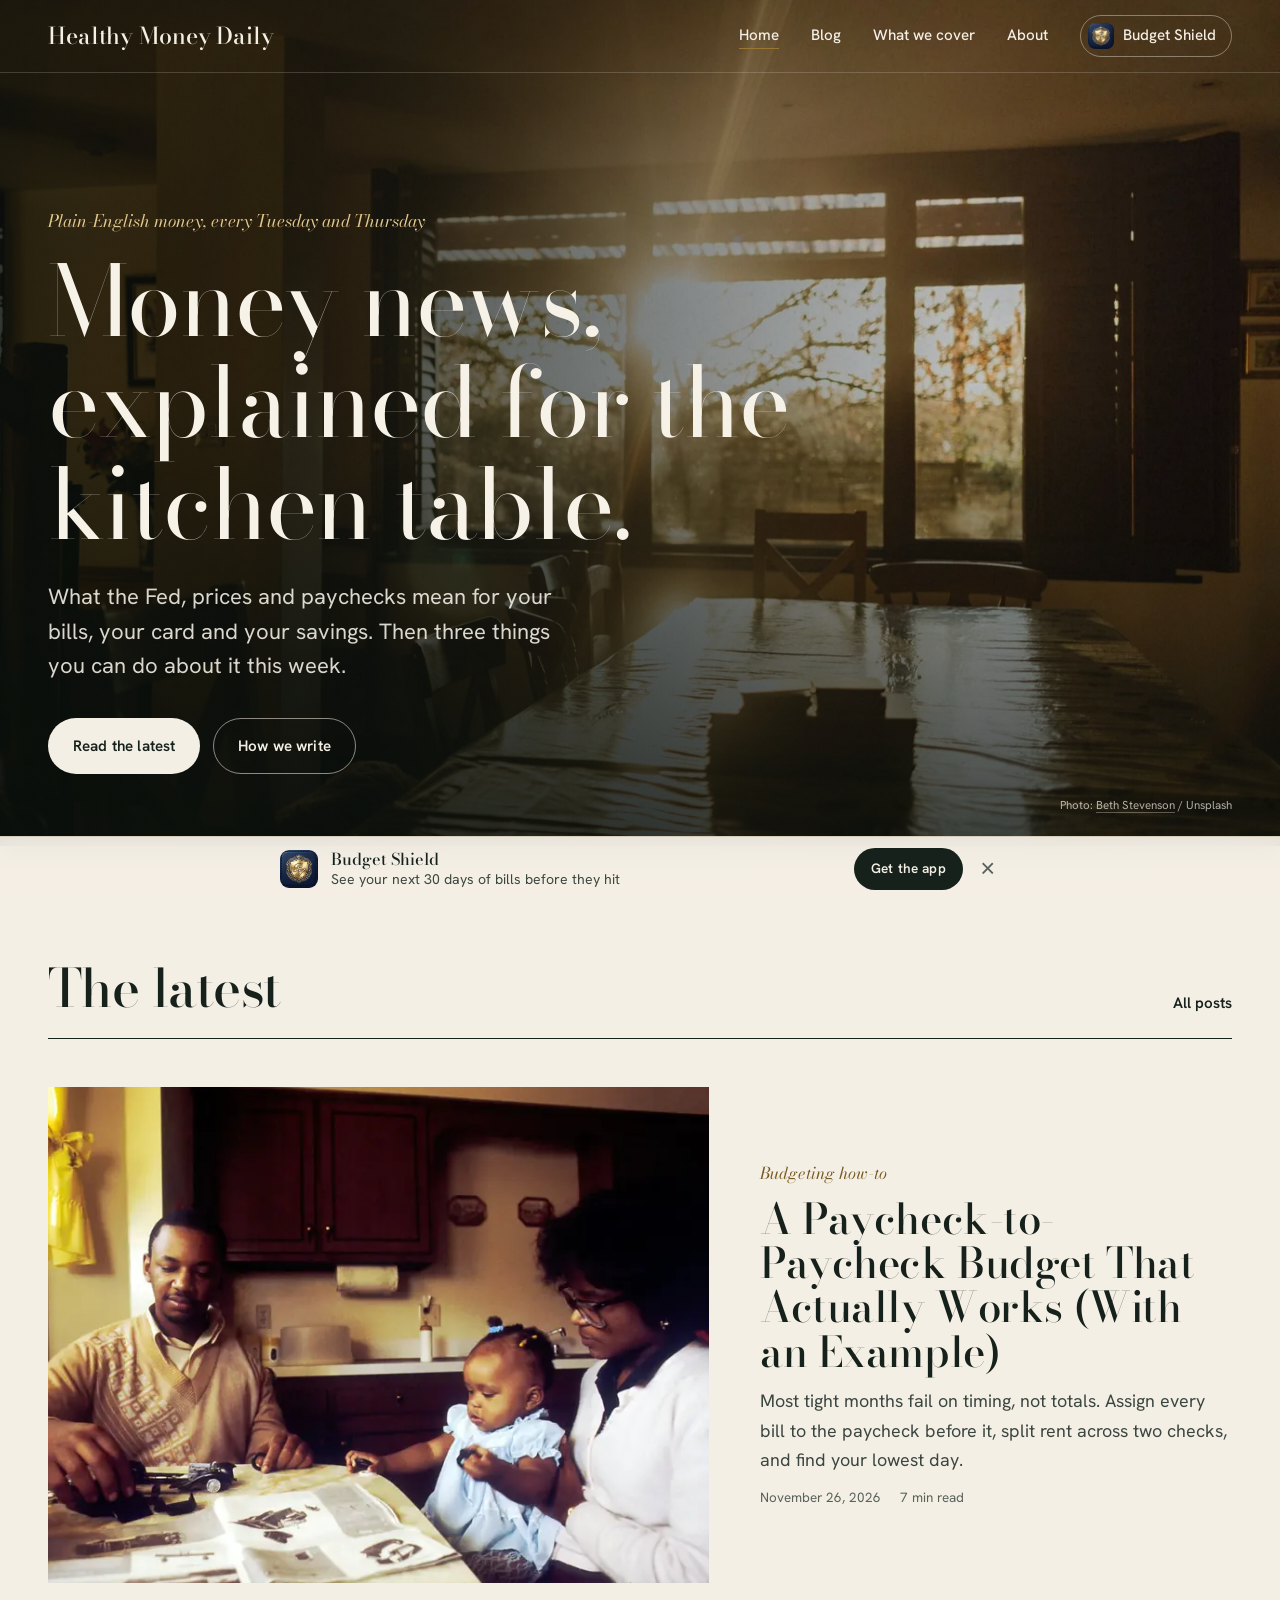
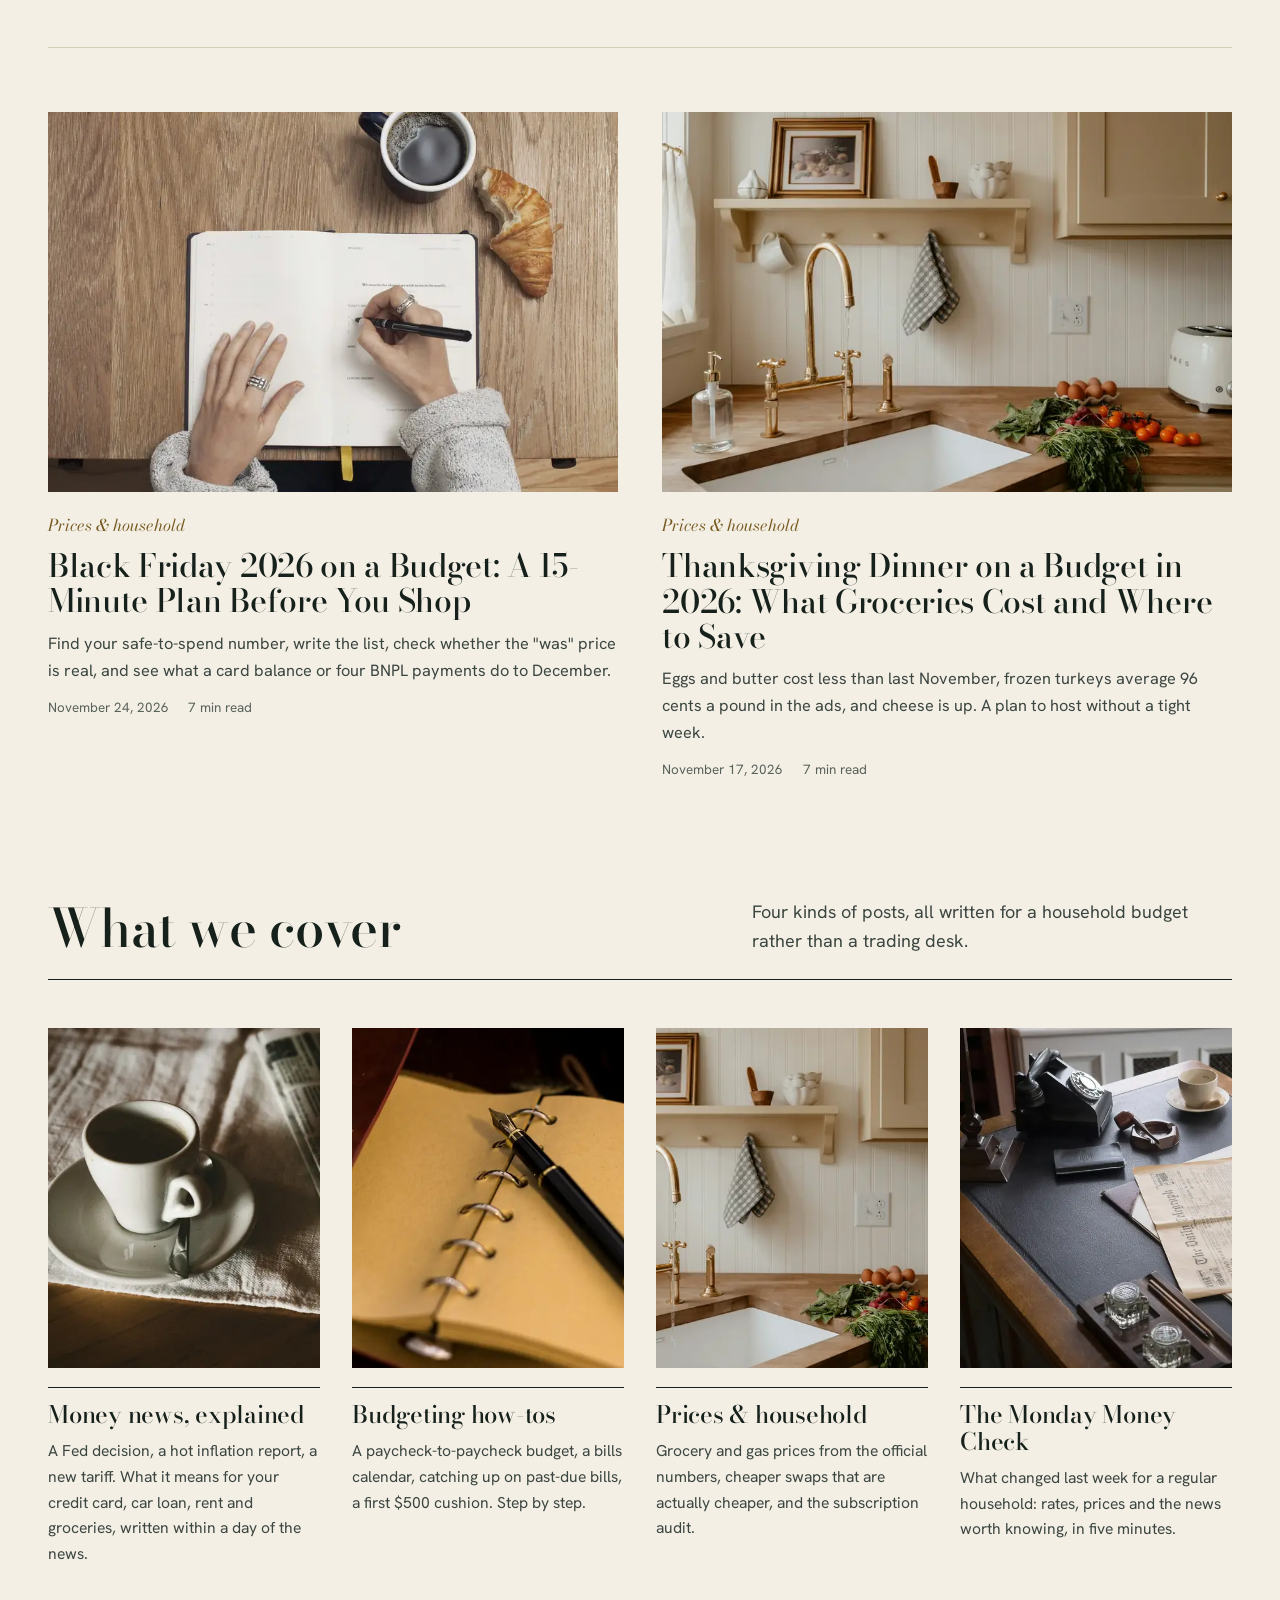
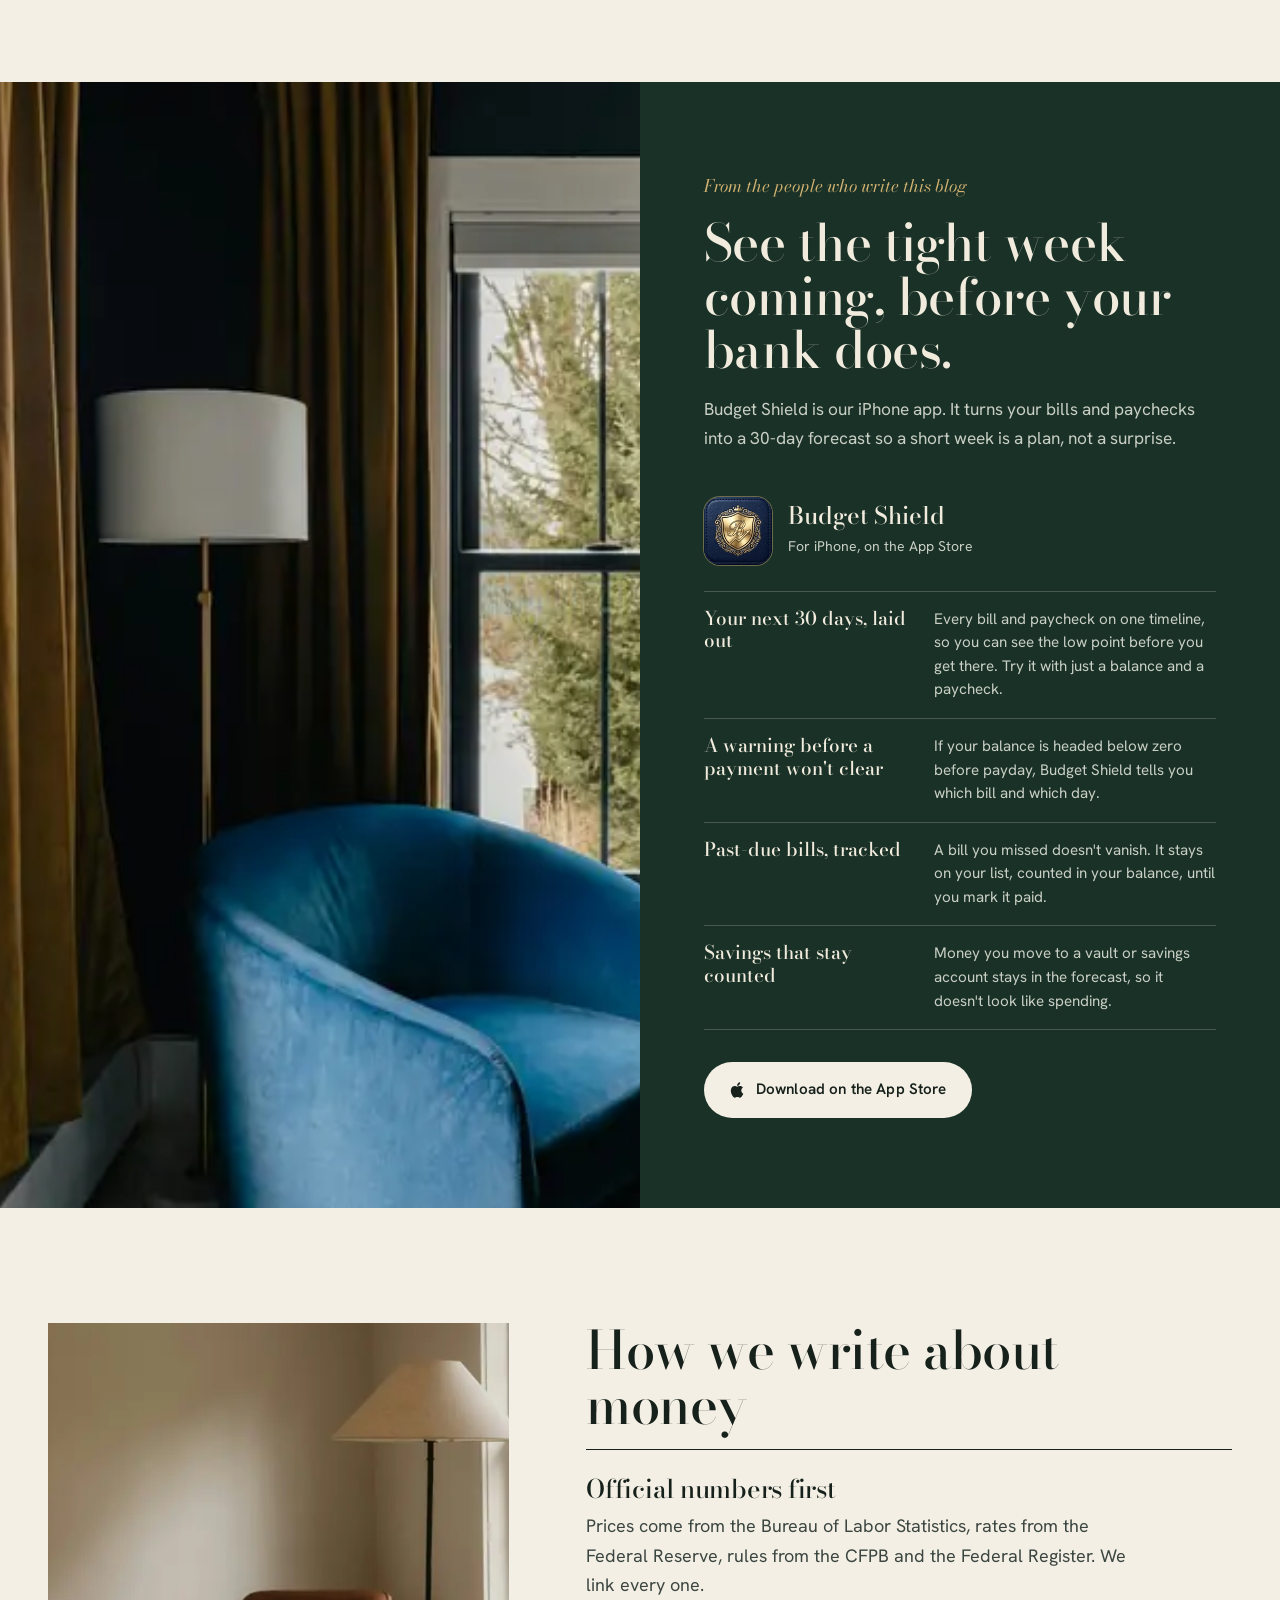
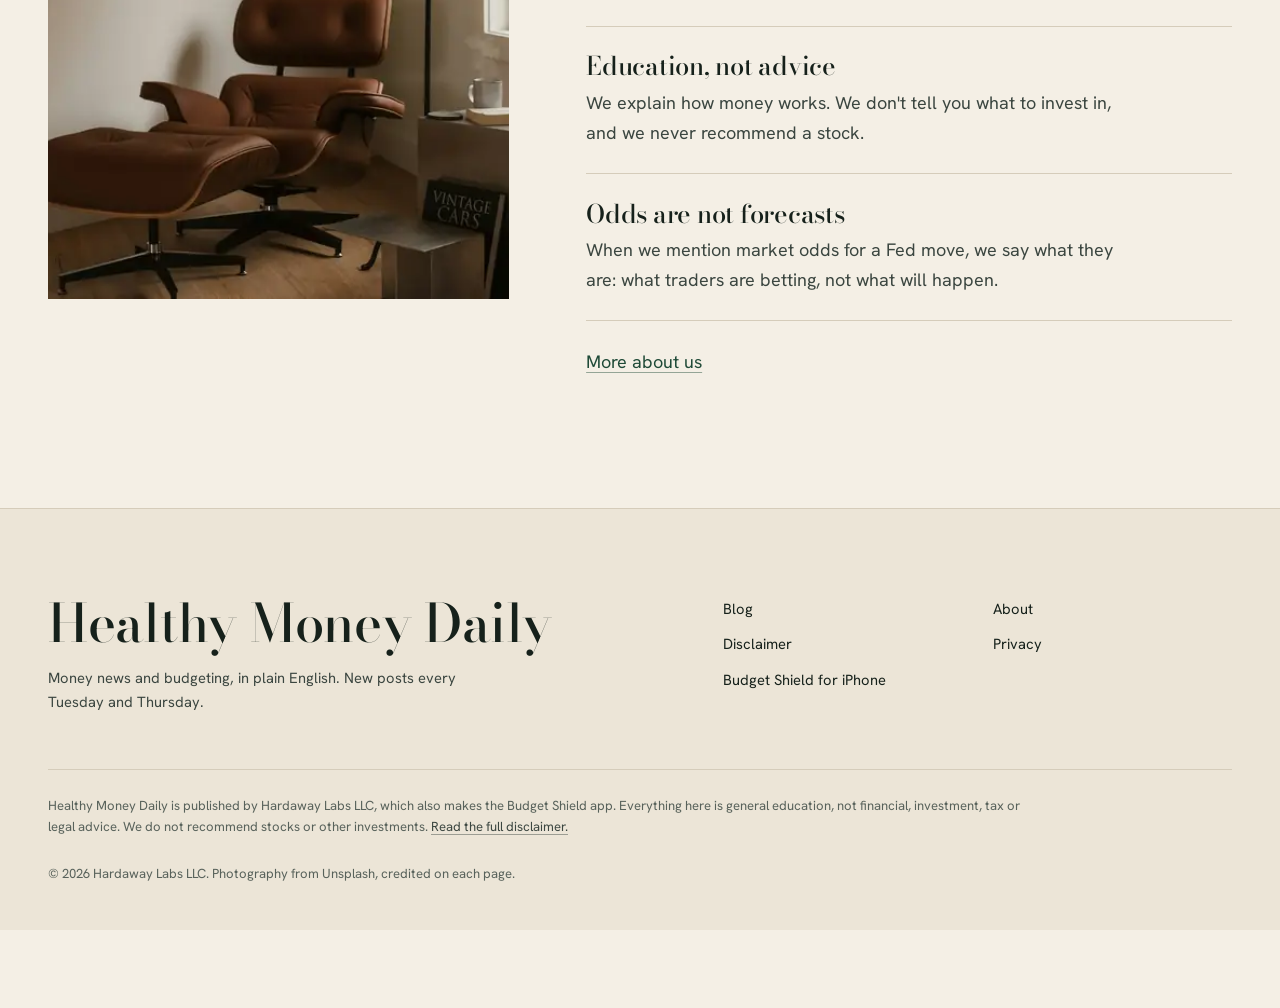
<file: index.html>
<!DOCTYPE html>
<html lang="en">
<head>
<meta charset="UTF-8">
  <meta name="google-site-verification" content="YBBwt9UvQ4Q59WgFSgJq-geTXUtSw924d5Y8dt6icXQ">
<meta name="viewport" content="width=device-width, initial-scale=1">
<title>Healthy Money Daily: money news and budgeting, in plain English</title>
<meta name="description" content="What the Fed, prices and paychecks mean for your bills, and what to do about it this week. Plain-English money education with official sources.">
<link rel="canonical" href="https://www.healthymoneydaily.com/">

<meta property="og:site_name" content="Healthy Money Daily">
<meta property="og:title" content="Healthy Money Daily: money news and budgeting, in plain English">
<meta property="og:description" content="What the Fed, prices and paychecks mean for your bills, and what to do about it this week. Plain-English money education with official sources.">
<meta property="og:type" content="website">
<meta property="og:url" content="https://www.healthymoneydaily.com/">
<meta property="og:image" content="https://www.healthymoneydaily.com/assets/og.png">
<meta name="twitter:card" content="summary_large_image">
<meta name="theme-color" content="#F4EFE5" media="(prefers-color-scheme: light)">
<meta name="theme-color" content="#0F1612" media="(prefers-color-scheme: dark)">
<link rel="icon" href="/assets/favicon.svg" type="image/svg+xml">
<link rel="icon" href="/assets/favicon-32.png" sizes="32x32" type="image/png">
<link rel="apple-touch-icon" href="/assets/apple-touch-icon.png">
<link rel="alternate" type="text/plain" href="/llms.txt" title="llms.txt">
<link rel="preconnect" href="https://fonts.googleapis.com"><link rel="preconnect" href="https://fonts.gstatic.com" crossorigin>
<link href="https://fonts.googleapis.com/css2?family=Bodoni+Moda:ital,opsz,wght@0,6..96,400..700;1,6..96,400..600&family=Hanken+Grotesk:wght@400;500;600&display=swap" rel="stylesheet">
<link rel="preload" as="image" href="/assets/photos/dining-sun-1600.webp" imagesrcset="/assets/photos/dining-sun-800.webp 800w, /assets/photos/dining-sun-1600.webp 1600w" imagesizes="100vw">
<link rel="stylesheet" href="/assets/site.css?v=14f8d21a7b">
<script>document.documentElement.classList.add('js');setTimeout(function(){if(!window.__hmdReady)document.documentElement.classList.remove('js')},2500)</script>
<script>
!function(t,e){var o,n,p,r;e.__SV||(window.posthog=e,e._i=[],e.init=function(i,s,a){function g(t,e){var o=e.split(".");2==o.length&&(t=t[o[0]],e=o[1]),t[e]=function(){t.push([e].concat(Array.prototype.slice.call(arguments,0)))}}(p=t.createElement("script")).type="text/javascript",p.crossOrigin="anonymous",p.async=!0,p.src=s.api_host.replace(".i.posthog.com","-assets.i.posthog.com")+"/static/array.js",(r=t.getElementsByTagName("script")[0]).parentNode.insertBefore(p,r);var u=e;for(void 0!==a?u=e[a]=[]:a="posthog",u.people=u.people||[],u.toString=function(t){var e="posthog";return"posthog"!==a&&(e+="."+a),t||(e+=" (stub)"),e},u.people.toString=function(){return u.toString(1)+".people (stub)"},o="init capture register register_once register_for_session unregister unregister_for_session getFeatureFlag getFeatureFlagPayload isFeatureEnabled reloadFeatureFlags updateEarlyAccessFeatureEnrollment getEarlyAccessFeatures on onFeatureFlags onSessionId getSurveys getActiveMatchingSurveys renderSurvey canRenderSurvey identify setPersonProperties group resetGroups setPersonPropertiesForFlags resetPersonPropertiesForFlags setGroupPropertiesForFlags resetGroupPropertiesForFlags reset get_distinct_id getGroups get_session_id get_session_replay_url alias set_config startSessionRecording stopSessionRecording sessionRecordingStarted captureException loadToolbar get_property getSessionProperty createPersonProfile opt_in_capturing opt_out_capturing has_opted_in_capturing has_opted_out_capturing clear_opt_in_out_capturing debug getPageviewId".split(" "),n=0;n<o.length;n++)g(u,o[n]);e._i.push([i,s,a])},e.__SV=1)}(document,window.posthog||[]);
if(!/^(localhost|127\.0\.0\.1)$/.test(location.hostname)){posthog.init('phc_vSKzzfR42VZJEoZTw2EG5QbjHtL85dCPSSJfY5z2WFLj',{api_host:'https://us.i.posthog.com',person_profiles:'identified_only',capture_pageview:true,disable_session_recording:true,loaded:function(ph){ph.register({site:'healthymoneydaily'})}});}
</script>
</head><body>
<a class="skip" href="#main">Skip to content</a>
<nav class="nav nav-over" aria-label="Main">
  <div class="wrap">
    <a class="brand" href="/">Healthy Money Daily</a>
    <button class="nav-toggle" aria-label="Menu" aria-expanded="false" aria-controls="nav-links"><span></span><span></span><span></span></button>
    <div class="nav-links" id="nav-links">
      <a href="/" aria-current="page">Home</a>
      <a href="/blog">Blog</a>
      <a href="/#lanes">What we cover</a>
      <a href="/about">About</a>
      <a class="nav-app" data-placement="nav" rel="noopener" href="https://apps.apple.com/app/id6766591206?pt=128318750&amp;ct=hmd_nav&amp;mt=8"><img src="/assets/budget-shield.jpg" alt="" width="26" height="26">Budget Shield</a>
    </div>
  </div>
</nav>
<main id="main">
  <header class="hero">
    <div class="hero-img"><img src="/assets/photos/dining-sun-1600.webp" srcset="/assets/photos/dining-sun-800.webp 800w, /assets/photos/dining-sun-1600.webp 1600w" sizes="100vw" alt="Late-afternoon sun pours through tall windows onto a long wooden dining table" width="1600" height="1066" fetchpriority="high"></div>
    <div class="wrap">
      <p class="eyebrow">Plain-English money, every Tuesday and Thursday</p>
      <h1>Money news, explained for the kitchen table.</h1>
      <p class="lead">What the Fed, prices and paychecks mean for your bills, your card and your savings. Then three things you can do about it this week.</p>
      <div class="actions">
        <a class="btn btn-ivory" href="/blog">Read the latest</a>
        <a class="btn btn-ghost-light" href="/about">How we write</a>
      </div>
    </div>
    <p class="credit">Photo: <a href="https://unsplash.com/photos/m2x91x7LqC8" rel="noopener">Beth Stevenson</a> / Unsplash</p>
  </header>

  <section class="sec" aria-labelledby="latest-h">
    <div class="wrap">
      <div class="sec-head" data-reveal><h2 id="latest-h">The latest</h2><a href="/blog">All posts</a></div>
      <div class="posts" id="latest-posts" data-reveal>
      <!--LATEST:START-->
      <article class="post" data-slug="paycheck-to-paycheck-budget">
        <a class="thumb" href="/blog/paycheck-to-paycheck-budget" tabindex="-1" aria-hidden="true"><img src="/assets/photos/family-table-1600.webp" srcset="/assets/photos/family-table-800.webp 800w, /assets/photos/family-table-1600.webp 1600w" sizes="(min-width: 760px) 50vw, 100vw" alt="" width="1600" height="1066" loading="lazy" decoding="async"></a>
        <div class="post-text">
          <p class="tag">Budgeting how-to</p>
          <h3><a href="/blog/paycheck-to-paycheck-budget">A Paycheck-to-Paycheck Budget That Actually Works (With an Example)</a></h3>
          <p class="excerpt">Most tight months fail on timing, not totals. Assign every bill to the paycheck before it, split rent across two checks, and find your lowest day.</p>
          <p class="meta"><time datetime="2026-11-26">November 26, 2026</time><span>7 min read</span></p>
        </div>
      </article>
      <article class="post" data-slug="black-friday-budget-plan-2026">
        <a class="thumb" href="/blog/black-friday-budget-plan-2026" tabindex="-1" aria-hidden="true"><img src="/assets/photos/hands-light-1600.webp" srcset="/assets/photos/hands-light-800.webp 800w, /assets/photos/hands-light-1600.webp 1600w" sizes="(min-width: 760px) 50vw, 100vw" alt="" width="1600" height="1066" loading="lazy" decoding="async"></a>
        <div class="post-text">
          <p class="tag">Prices & household</p>
          <h3><a href="/blog/black-friday-budget-plan-2026">Black Friday 2026 on a Budget: A 15-Minute Plan Before You Shop</a></h3>
          <p class="excerpt">Find your safe-to-spend number, write the list, check whether the &quot;was&quot; price is real, and see what a card balance or four BNPL payments do to December.</p>
          <p class="meta"><time datetime="2026-11-24">November 24, 2026</time><span>7 min read</span></p>
        </div>
      </article>
      <article class="post" data-slug="thanksgiving-dinner-on-a-budget-2026">
        <a class="thumb" href="/blog/thanksgiving-dinner-on-a-budget-2026" tabindex="-1" aria-hidden="true"><img src="/assets/photos/kitchen-brass-1600.webp" srcset="/assets/photos/kitchen-brass-800.webp 800w, /assets/photos/kitchen-brass-1600.webp 1600w" sizes="(min-width: 760px) 50vw, 100vw" alt="" width="1600" height="1067" loading="lazy" decoding="async"></a>
        <div class="post-text">
          <p class="tag">Prices & household</p>
          <h3><a href="/blog/thanksgiving-dinner-on-a-budget-2026">Thanksgiving Dinner on a Budget in 2026: What Groceries Cost and Where to Save</a></h3>
          <p class="excerpt">Eggs and butter cost less than last November, frozen turkeys average 96 cents a pound in the ads, and cheese is up. A plan to host without a tight week.</p>
          <p class="meta"><time datetime="2026-11-17">November 17, 2026</time><span>7 min read</span></p>
        </div>
      </article>
      <!--LATEST:END-->
      </div>
    </div>
  </section>

  <section class="sec" id="lanes" aria-labelledby="lanes-h" style="padding-top:0">
    <div class="wrap">
      <div class="sec-head" data-reveal><h2 id="lanes-h">What we cover</h2><p>Four kinds of posts, all written for a household budget rather than a trading desk.</p></div>
      <div class="lanes" data-reveal>
        <div class="lane"><figure><img src="/assets/photos/coffee-paper-1600.webp" srcset="/assets/photos/coffee-paper-800.webp 800w, /assets/photos/coffee-paper-1600.webp 1600w" sizes="(min-width: 980px) 25vw, (min-width: 520px) 50vw, 100vw" alt="A cup of coffee on a linen cloth beside the morning paper" width="1600" height="1066" loading="lazy" decoding="async" style="object-position:22% 50%"></figure><h3>Money news, explained</h3><p>A Fed decision, a hot inflation report, a new tariff. What it means for your credit card, car loan, rent and groceries, written within a day of the news.</p></div>
        <div class="lane"><figure><img src="/assets/photos/planner-pen-1600.webp" srcset="/assets/photos/planner-pen-800.webp 800w, /assets/photos/planner-pen-1600.webp 1600w" sizes="(min-width: 980px) 25vw, (min-width: 520px) 50vw, 100vw" alt="A fountain pen on the open pages of a leather planner" width="1600" height="1066" loading="lazy" decoding="async"></figure><h3>Budgeting how-tos</h3><p>A paycheck-to-paycheck budget, a bills calendar, catching up on past-due bills, a first $500 cushion. Step by step.</p></div>
        <div class="lane"><figure><img src="/assets/photos/kitchen-brass-1600.webp" srcset="/assets/photos/kitchen-brass-800.webp 800w, /assets/photos/kitchen-brass-1600.webp 1600w" sizes="(min-width: 980px) 25vw, (min-width: 520px) 50vw, 100vw" alt="A cream kitchen with a brass faucet, eggs and tomatoes on the counter" width="1600" height="1067" loading="lazy" decoding="async" style="object-position:62% 60%"></figure><h3>Prices &amp; household</h3><p>Grocery and gas prices from the official numbers, cheaper swaps that are actually cheaper, and the subscription audit.</p></div>
        <div class="lane"><figure><img src="/assets/photos/vintage-desk-1600.webp" srcset="/assets/photos/vintage-desk-800.webp 800w, /assets/photos/vintage-desk-1600.webp 1600w" sizes="(min-width: 980px) 25vw, (min-width: 520px) 50vw, 100vw" alt="An old leather-topped desk with a telephone, coffee and a folded newspaper" width="1600" height="1200" loading="lazy" decoding="async" style="object-position:30% 40%"></figure><h3>The Monday Money Check</h3><p>What changed last week for a regular household: rates, prices and the news worth knowing, in five minutes.</p></div>
      </div>
    </div>
  </section>

  <section class="band" id="budget-shield" aria-labelledby="bs-h">
    <div class="band-grid">
      <div class="band-photo"><img src="/assets/photos/blue-chair-1600.webp" srcset="/assets/photos/blue-chair-800.webp 800w, /assets/photos/blue-chair-1600.webp 1600w" sizes="(min-width: 900px) 50vw, 100vw" alt="A navy sitting room with a blue velvet armchair and a brass side table by the window" width="1600" height="1066" loading="lazy" decoding="async"></div>
      <div class="band-copy" data-reveal>
        <p class="eyebrow">From the people who write this blog</p>
        <h2 id="bs-h">See the tight week coming, before your bank does.</h2>
        <p>Budget Shield is our iPhone app. It turns your bills and paychecks into a 30-day forecast so a short week is a plan, not a surprise.</p>
        <div class="appline"><img src="/assets/budget-shield.jpg" alt="Budget Shield app icon" width="68" height="68"><div><strong>Budget Shield</strong><span>For iPhone, on the App Store</span></div></div>
        <ul class="feat">
          <li><strong>Your next 30 days, laid out</strong><span>Every bill and paycheck on one timeline, so you can see the low point before you get there. Try it with just a balance and a paycheck.</span></li>
          <li><strong>A warning before a payment won't clear</strong><span>If your balance is headed below zero before payday, Budget Shield tells you which bill and which day.</span></li>
          <li><strong>Past-due bills, tracked</strong><span>A bill you missed doesn't vanish. It stays on your list, counted in your balance, until you mark it paid.</span></li>
          <li><strong>Savings that stay counted</strong><span>Money you move to a vault or savings account stays in the forecast, so it doesn't look like spending.</span></li>
        </ul>
        <div class="actions"><a class="btn btn-ivory" data-placement="home_band" rel="noopener" href="https://apps.apple.com/app/id6766591206?pt=128318750&amp;ct=hmd_home_band&amp;mt=8"><svg viewBox="0 0 24 24" aria-hidden="true"><path d="M16.37 12.6c-.03-2.6 2.12-3.85 2.22-3.91-1.21-1.77-3.09-2.01-3.76-2.04-1.6-.16-3.12.94-3.93.94-.81 0-2.06-.92-3.39-.89-1.74.03-3.35 1.01-4.25 2.57-1.81 3.14-.46 7.8 1.3 10.35.86 1.25 1.89 2.65 3.23 2.6 1.3-.05 1.79-.84 3.36-.84 1.57 0 2.01.84 3.38.81 1.4-.02 2.28-1.27 3.13-2.53.99-1.45 1.4-2.85 1.42-2.92-.03-.01-2.72-1.04-2.75-4.14zM13.79 4.97c.71-.86 1.19-2.06 1.06-3.25-1.02.04-2.26.68-3 1.54-.66.76-1.23 1.98-1.08 3.15 1.14.09 2.3-.58 3.02-1.44z"/></svg>Download on the App Store</a></div>
      </div>
    </div>
  </section>

  <section class="sec" aria-labelledby="std-h">
    <div class="wrap standards-grid">
      <figure data-reveal><img src="/assets/photos/lounge-chair-1600.webp" srcset="/assets/photos/lounge-chair-800.webp 800w, /assets/photos/lounge-chair-1600.webp 1600w" sizes="(min-width: 820px) 40vw, 100vw" alt="A leather lounge chair beside a tall window and a linen floor lamp in a quiet room" width="1600" height="1067" loading="lazy" decoding="async"></figure>
      <div data-reveal>
        <div class="sec-head" style="border:0;margin-bottom:1rem;padding:0"><h2 id="std-h">How we write about money</h2></div>
        <ul class="standards">
          <li><h3>Official numbers first</h3><p>Prices come from the Bureau of Labor Statistics, rates from the Federal Reserve, rules from the CFPB and the Federal Register. We link every one.</p></li>
          <li><h3>Education, not advice</h3><p>We explain how money works. We don't tell you what to invest in, and we never recommend a stock.</p></li>
          <li><h3>Odds are not forecasts</h3><p>When we mention market odds for a Fed move, we say what they are: what traders are betting, not what will happen.</p></li>
        </ul>
        <p style="margin-top:1.6rem"><a href="/about">More about us</a></p>
      </div>
    </div>
  </section>
</main>
<footer>
  <div class="wrap">
    <div class="foot">
      <div>
        <a class="brand" href="/">Healthy Money Daily</a>
        <p class="tagline">Money news and budgeting, in plain English. New posts every Tuesday and Thursday.</p>
      </div>
      <nav aria-label="Footer">
        <a href="/blog">Blog</a>
        <a href="/about">About</a>
        <a href="/disclaimer">Disclaimer</a>
        <a href="/privacy">Privacy</a>
        <a href="https://apps.apple.com/app/id6766591206?pt=128318750&amp;ct=hmd_footer&amp;mt=8" data-placement="footer" rel="noopener">Budget Shield for iPhone</a>
      </nav>
    </div>
    <p class="disc">Healthy Money Daily is published by Hardaway Labs LLC, which also makes the Budget Shield app. Everything here is general education, not financial, investment, tax or legal advice. We do not recommend stocks or other investments. <a href="/disclaimer">Read the full disclaimer.</a></p>
    <p class="disc">&copy; 2026 Hardaway Labs LLC. Photography from Unsplash, credited on each page.</p>
  </div>
</footer>
<script src="/assets/site.js?v=b7bca02de7" defer></script>
</body>
</html>
</file>
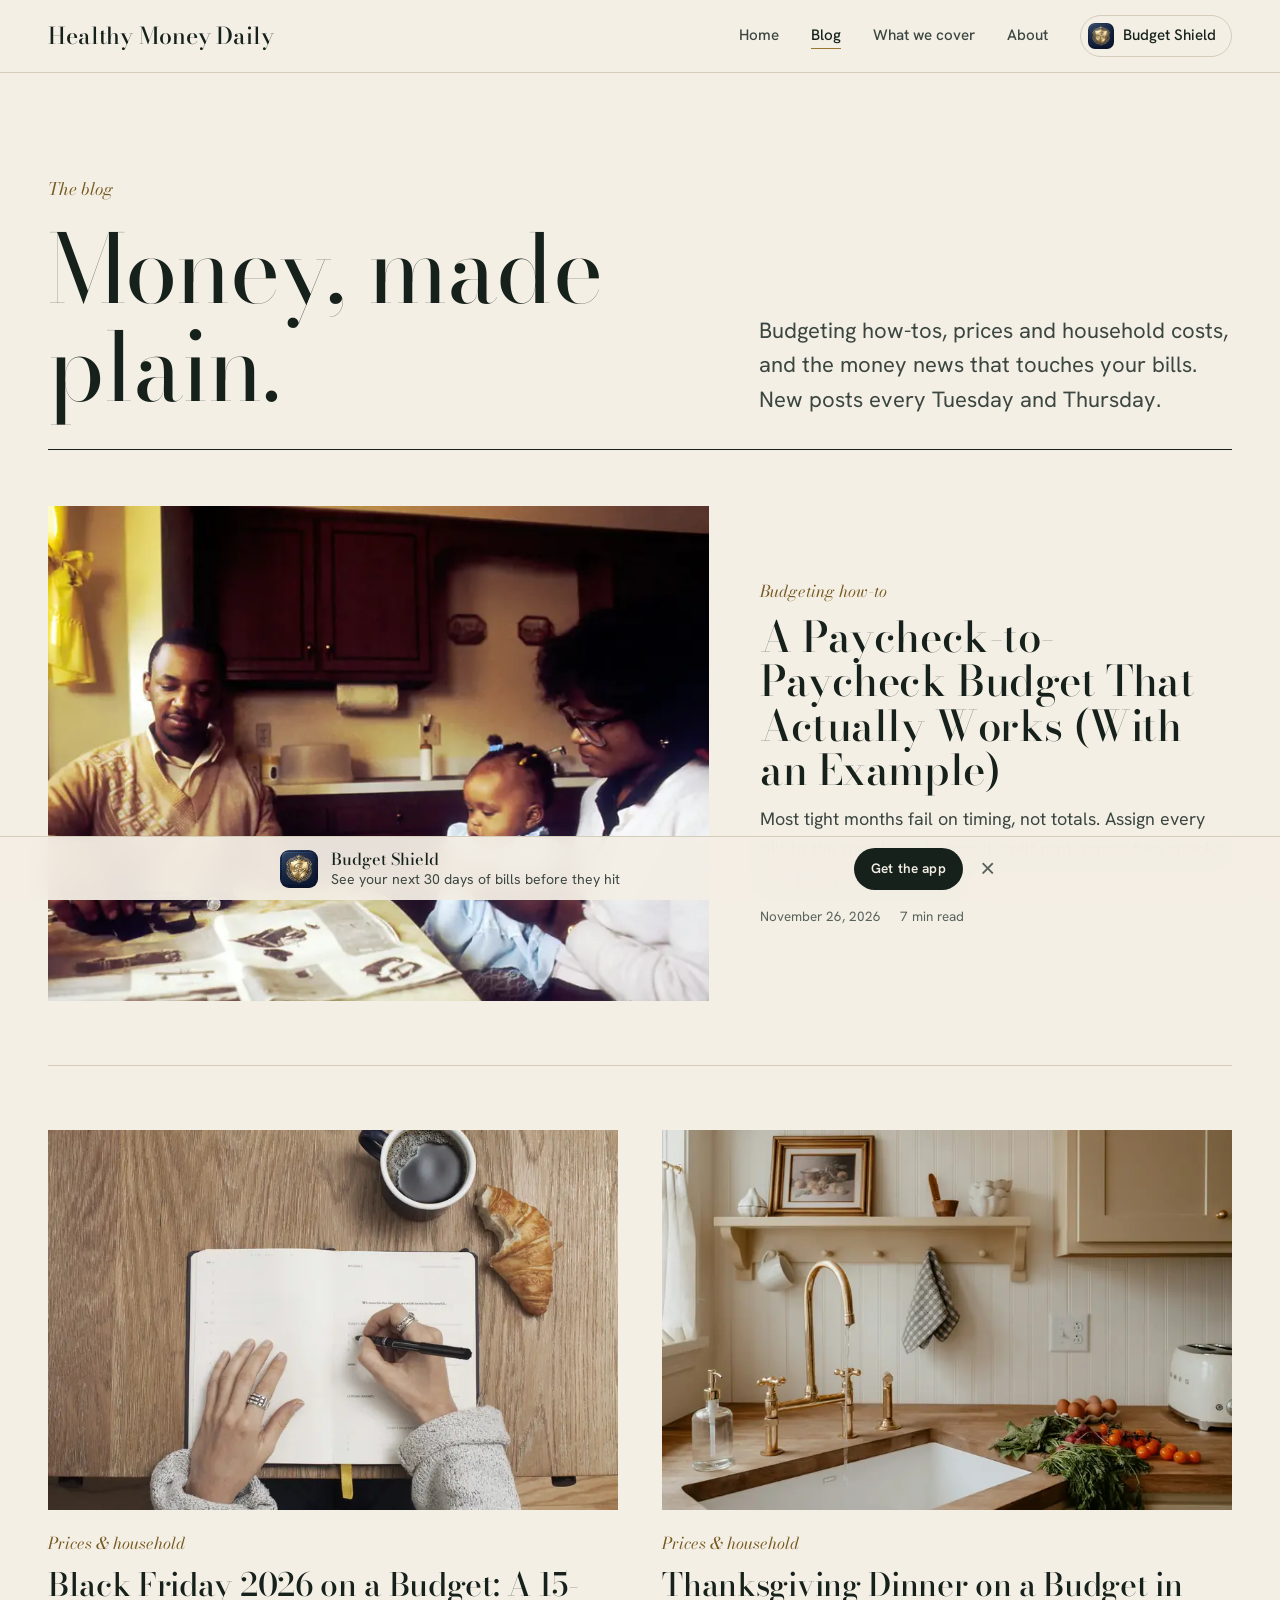
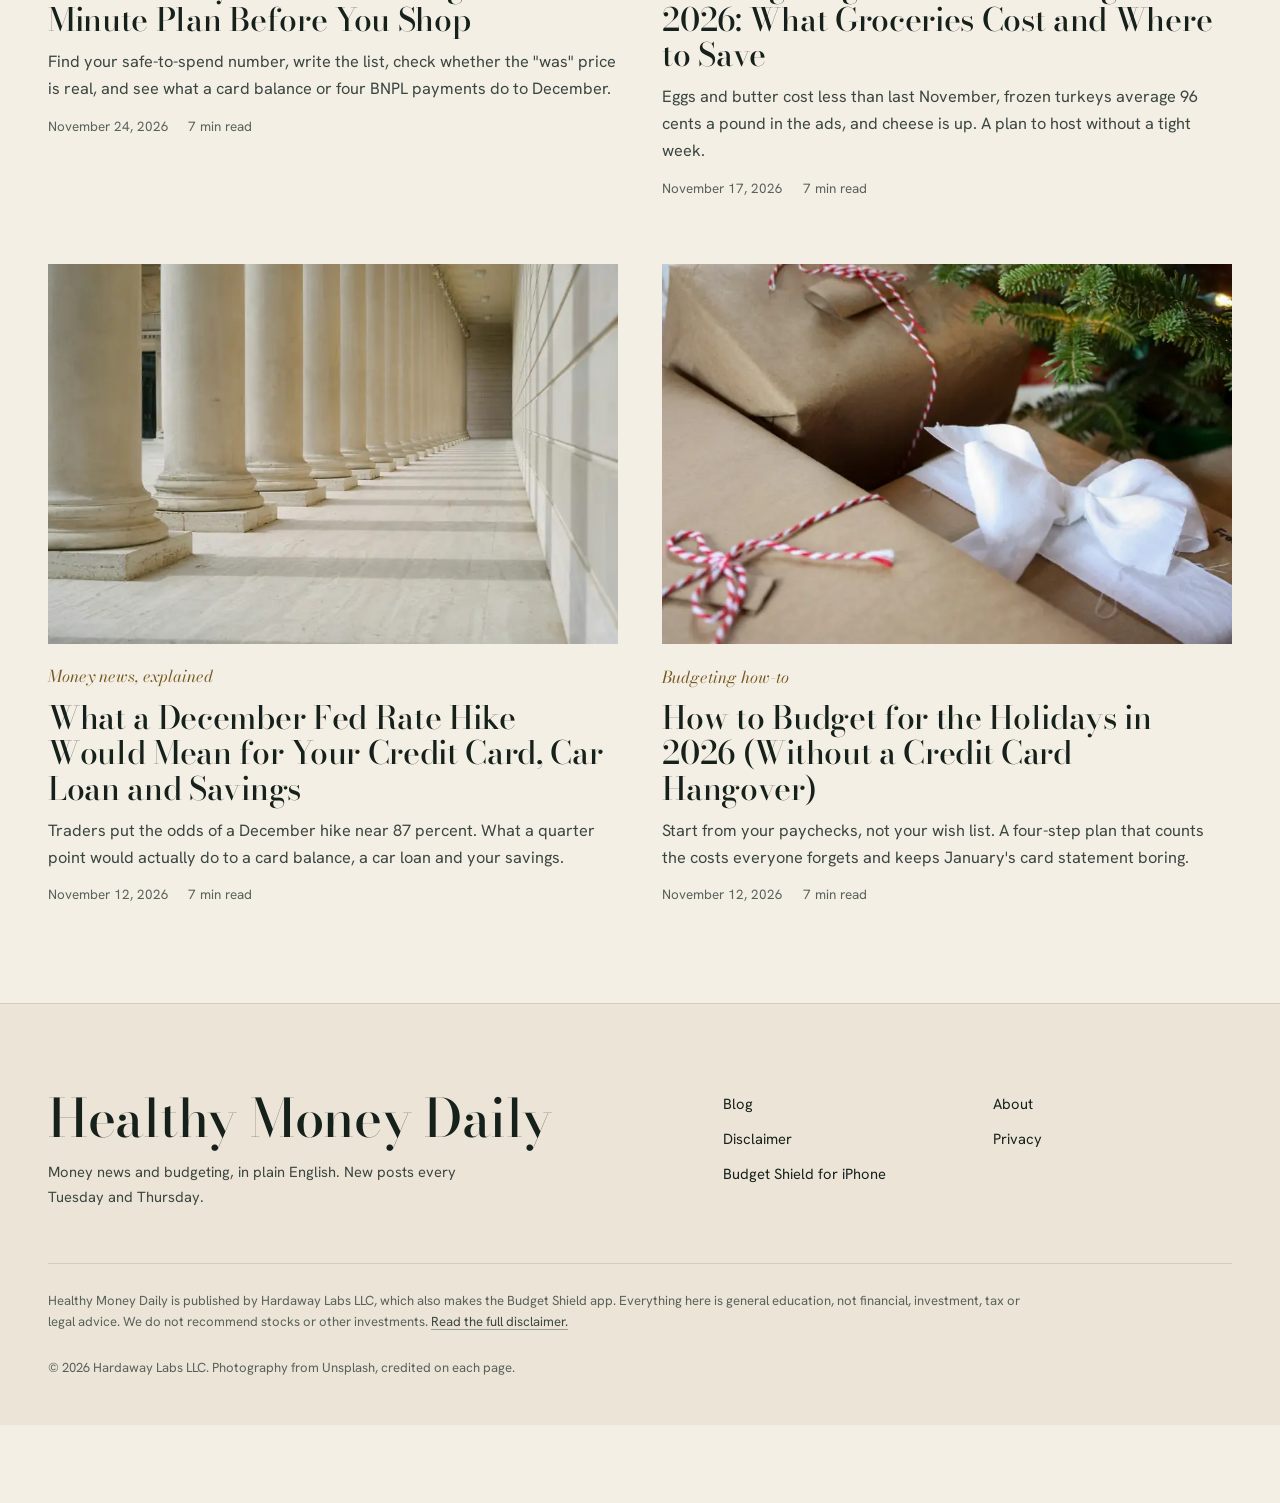
<file: blog/index.html>
<!DOCTYPE html>
<html lang="en">
<head>
<meta charset="UTF-8">
<meta name="viewport" content="width=device-width, initial-scale=1">
<title>Blog | Healthy Money Daily</title>
<meta name="description" content="Plain-English posts on budgeting, prices, interest rates and money news, with official sources and three things to do this week.">
<link rel="canonical" href="https://www.healthymoneydaily.com/blog">

<meta property="og:site_name" content="Healthy Money Daily">
<meta property="og:title" content="Blog | Healthy Money Daily">
<meta property="og:description" content="Plain-English posts on budgeting, prices, interest rates and money news, with official sources and three things to do this week.">
<meta property="og:type" content="website">
<meta property="og:url" content="https://www.healthymoneydaily.com/blog">
<meta property="og:image" content="https://www.healthymoneydaily.com/assets/og.png">
<meta name="twitter:card" content="summary_large_image">
<meta name="theme-color" content="#F4EFE5" media="(prefers-color-scheme: light)">
<meta name="theme-color" content="#0F1612" media="(prefers-color-scheme: dark)">
<link rel="icon" href="/assets/favicon.svg" type="image/svg+xml">
<link rel="icon" href="/assets/favicon-32.png" sizes="32x32" type="image/png">
<link rel="apple-touch-icon" href="/assets/apple-touch-icon.png">
<link rel="alternate" type="text/plain" href="/llms.txt" title="llms.txt">
<link rel="preconnect" href="https://fonts.googleapis.com"><link rel="preconnect" href="https://fonts.gstatic.com" crossorigin>
<link href="https://fonts.googleapis.com/css2?family=Bodoni+Moda:ital,opsz,wght@0,6..96,400..700;1,6..96,400..600&family=Hanken+Grotesk:wght@400;500;600&display=swap" rel="stylesheet">
<link rel="stylesheet" href="/assets/site.css?v=14f8d21a7b">
<script>document.documentElement.classList.add('js');setTimeout(function(){if(!window.__hmdReady)document.documentElement.classList.remove('js')},2500)</script>
<script>
!function(t,e){var o,n,p,r;e.__SV||(window.posthog=e,e._i=[],e.init=function(i,s,a){function g(t,e){var o=e.split(".");2==o.length&&(t=t[o[0]],e=o[1]),t[e]=function(){t.push([e].concat(Array.prototype.slice.call(arguments,0)))}}(p=t.createElement("script")).type="text/javascript",p.crossOrigin="anonymous",p.async=!0,p.src=s.api_host.replace(".i.posthog.com","-assets.i.posthog.com")+"/static/array.js",(r=t.getElementsByTagName("script")[0]).parentNode.insertBefore(p,r);var u=e;for(void 0!==a?u=e[a]=[]:a="posthog",u.people=u.people||[],u.toString=function(t){var e="posthog";return"posthog"!==a&&(e+="."+a),t||(e+=" (stub)"),e},u.people.toString=function(){return u.toString(1)+".people (stub)"},o="init capture register register_once register_for_session unregister unregister_for_session getFeatureFlag getFeatureFlagPayload isFeatureEnabled reloadFeatureFlags updateEarlyAccessFeatureEnrollment getEarlyAccessFeatures on onFeatureFlags onSessionId getSurveys getActiveMatchingSurveys renderSurvey canRenderSurvey identify setPersonProperties group resetGroups setPersonPropertiesForFlags resetPersonPropertiesForFlags setGroupPropertiesForFlags resetGroupPropertiesForFlags reset get_distinct_id getGroups get_session_id get_session_replay_url alias set_config startSessionRecording stopSessionRecording sessionRecordingStarted captureException loadToolbar get_property getSessionProperty createPersonProfile opt_in_capturing opt_out_capturing has_opted_in_capturing has_opted_out_capturing clear_opt_in_out_capturing debug getPageviewId".split(" "),n=0;n<o.length;n++)g(u,o[n]);e._i.push([i,s,a])},e.__SV=1)}(document,window.posthog||[]);
if(!/^(localhost|127\.0\.0\.1)$/.test(location.hostname)){posthog.init('phc_vSKzzfR42VZJEoZTw2EG5QbjHtL85dCPSSJfY5z2WFLj',{api_host:'https://us.i.posthog.com',person_profiles:'identified_only',capture_pageview:true,disable_session_recording:true,loaded:function(ph){ph.register({site:'healthymoneydaily'})}});}
</script>
</head><body>
<a class="skip" href="#main">Skip to content</a>
<nav class="nav" aria-label="Main">
  <div class="wrap">
    <a class="brand" href="/">Healthy Money Daily</a>
    <button class="nav-toggle" aria-label="Menu" aria-expanded="false" aria-controls="nav-links"><span></span><span></span><span></span></button>
    <div class="nav-links" id="nav-links">
      <a href="/">Home</a>
      <a href="/blog" aria-current="page">Blog</a>
      <a href="/#lanes">What we cover</a>
      <a href="/about">About</a>
      <a class="nav-app" data-placement="nav" rel="noopener" href="https://apps.apple.com/app/id6766591206?pt=128318750&amp;ct=hmd_nav&amp;mt=8"><img src="/assets/budget-shield.jpg" alt="" width="26" height="26">Budget Shield</a>
    </div>
  </div>
</nav>
<main id="main" class="page">
  <header class="page-head">
    <p class="eyebrow">The blog</p>
    <div class="split">
      <h1>Money, made plain.</h1>
      <p class="lead">Budgeting how-tos, prices and household costs, and the money news that touches your bills. New posts every Tuesday and Thursday.</p>
    </div>
  </header>
  <div class="wrap">
    <div class="posts" data-reveal>
      <!--POSTS:START-->
      <article class="post" data-slug="paycheck-to-paycheck-budget">
        <a class="thumb" href="/blog/paycheck-to-paycheck-budget" tabindex="-1" aria-hidden="true"><img src="/assets/photos/family-table-1600.webp" srcset="/assets/photos/family-table-800.webp 800w, /assets/photos/family-table-1600.webp 1600w" sizes="(min-width: 760px) 50vw, 100vw" alt="" width="1600" height="1066" loading="lazy" decoding="async"></a>
        <div class="post-text">
          <p class="tag">Budgeting how-to</p>
          <h2><a href="/blog/paycheck-to-paycheck-budget">A Paycheck-to-Paycheck Budget That Actually Works (With an Example)</a></h2>
          <p class="excerpt">Most tight months fail on timing, not totals. Assign every bill to the paycheck before it, split rent across two checks, and find your lowest day.</p>
          <p class="meta"><time datetime="2026-11-26">November 26, 2026</time><span>7 min read</span></p>
        </div>
      </article>
      <article class="post" data-slug="black-friday-budget-plan-2026">
        <a class="thumb" href="/blog/black-friday-budget-plan-2026" tabindex="-1" aria-hidden="true"><img src="/assets/photos/hands-light-1600.webp" srcset="/assets/photos/hands-light-800.webp 800w, /assets/photos/hands-light-1600.webp 1600w" sizes="(min-width: 760px) 50vw, 100vw" alt="" width="1600" height="1066" loading="lazy" decoding="async"></a>
        <div class="post-text">
          <p class="tag">Prices & household</p>
          <h2><a href="/blog/black-friday-budget-plan-2026">Black Friday 2026 on a Budget: A 15-Minute Plan Before You Shop</a></h2>
          <p class="excerpt">Find your safe-to-spend number, write the list, check whether the &quot;was&quot; price is real, and see what a card balance or four BNPL payments do to December.</p>
          <p class="meta"><time datetime="2026-11-24">November 24, 2026</time><span>7 min read</span></p>
        </div>
      </article>
      <article class="post" data-slug="thanksgiving-dinner-on-a-budget-2026">
        <a class="thumb" href="/blog/thanksgiving-dinner-on-a-budget-2026" tabindex="-1" aria-hidden="true"><img src="/assets/photos/kitchen-brass-1600.webp" srcset="/assets/photos/kitchen-brass-800.webp 800w, /assets/photos/kitchen-brass-1600.webp 1600w" sizes="(min-width: 760px) 50vw, 100vw" alt="" width="1600" height="1067" loading="lazy" decoding="async"></a>
        <div class="post-text">
          <p class="tag">Prices & household</p>
          <h2><a href="/blog/thanksgiving-dinner-on-a-budget-2026">Thanksgiving Dinner on a Budget in 2026: What Groceries Cost and Where to Save</a></h2>
          <p class="excerpt">Eggs and butter cost less than last November, frozen turkeys average 96 cents a pound in the ads, and cheese is up. A plan to host without a tight week.</p>
          <p class="meta"><time datetime="2026-11-17">November 17, 2026</time><span>7 min read</span></p>
        </div>
      </article>
      <article class="post" data-slug="december-fed-rate-hike-what-it-means">
        <a class="thumb" href="/blog/december-fed-rate-hike-what-it-means" tabindex="-1" aria-hidden="true"><img src="/assets/photos/colonnade-1600.webp" srcset="/assets/photos/colonnade-800.webp 800w, /assets/photos/colonnade-1600.webp 1600w" sizes="(min-width: 760px) 50vw, 100vw" alt="" width="1600" height="1066" loading="lazy" decoding="async"></a>
        <div class="post-text">
          <p class="tag">Money news, explained</p>
          <h2><a href="/blog/december-fed-rate-hike-what-it-means">What a December Fed Rate Hike Would Mean for Your Credit Card, Car Loan and Savings</a></h2>
          <p class="excerpt">Traders put the odds of a December hike near 87 percent. What a quarter point would actually do to a card balance, a car loan and your savings.</p>
          <p class="meta"><time datetime="2026-11-12">November 12, 2026</time><span>7 min read</span></p>
        </div>
      </article>
      <article class="post" data-slug="how-to-budget-for-the-holidays-2026">
        <a class="thumb" href="/blog/how-to-budget-for-the-holidays-2026" tabindex="-1" aria-hidden="true"><img src="/assets/photos/gifts-warm-1600.webp" srcset="/assets/photos/gifts-warm-800.webp 800w, /assets/photos/gifts-warm-1600.webp 1600w" sizes="(min-width: 760px) 50vw, 100vw" alt="" width="1600" height="1066" loading="lazy" decoding="async"></a>
        <div class="post-text">
          <p class="tag">Budgeting how-to</p>
          <h2><a href="/blog/how-to-budget-for-the-holidays-2026">How to Budget for the Holidays in 2026 (Without a Credit Card Hangover)</a></h2>
          <p class="excerpt">Start from your paychecks, not your wish list. A four-step plan that counts the costs everyone forgets and keeps January&#x27;s card statement boring.</p>
          <p class="meta"><time datetime="2026-11-12">November 12, 2026</time><span>7 min read</span></p>
        </div>
      </article>
      <!--POSTS:END-->
    </div>
  </div>
</main>
<footer>
  <div class="wrap">
    <div class="foot">
      <div>
        <a class="brand" href="/">Healthy Money Daily</a>
        <p class="tagline">Money news and budgeting, in plain English. New posts every Tuesday and Thursday.</p>
      </div>
      <nav aria-label="Footer">
        <a href="/blog">Blog</a>
        <a href="/about">About</a>
        <a href="/disclaimer">Disclaimer</a>
        <a href="/privacy">Privacy</a>
        <a href="https://apps.apple.com/app/id6766591206?pt=128318750&amp;ct=hmd_footer&amp;mt=8" data-placement="footer" rel="noopener">Budget Shield for iPhone</a>
      </nav>
    </div>
    <p class="disc">Healthy Money Daily is published by Hardaway Labs LLC, which also makes the Budget Shield app. Everything here is general education, not financial, investment, tax or legal advice. We do not recommend stocks or other investments. <a href="/disclaimer">Read the full disclaimer.</a></p>
    <p class="disc">&copy; 2026 Hardaway Labs LLC. Photography from Unsplash, credited on each page.</p>
  </div>
</footer>
<script src="/assets/site.js?v=b7bca02de7" defer></script>
</body>
</html>
</file>
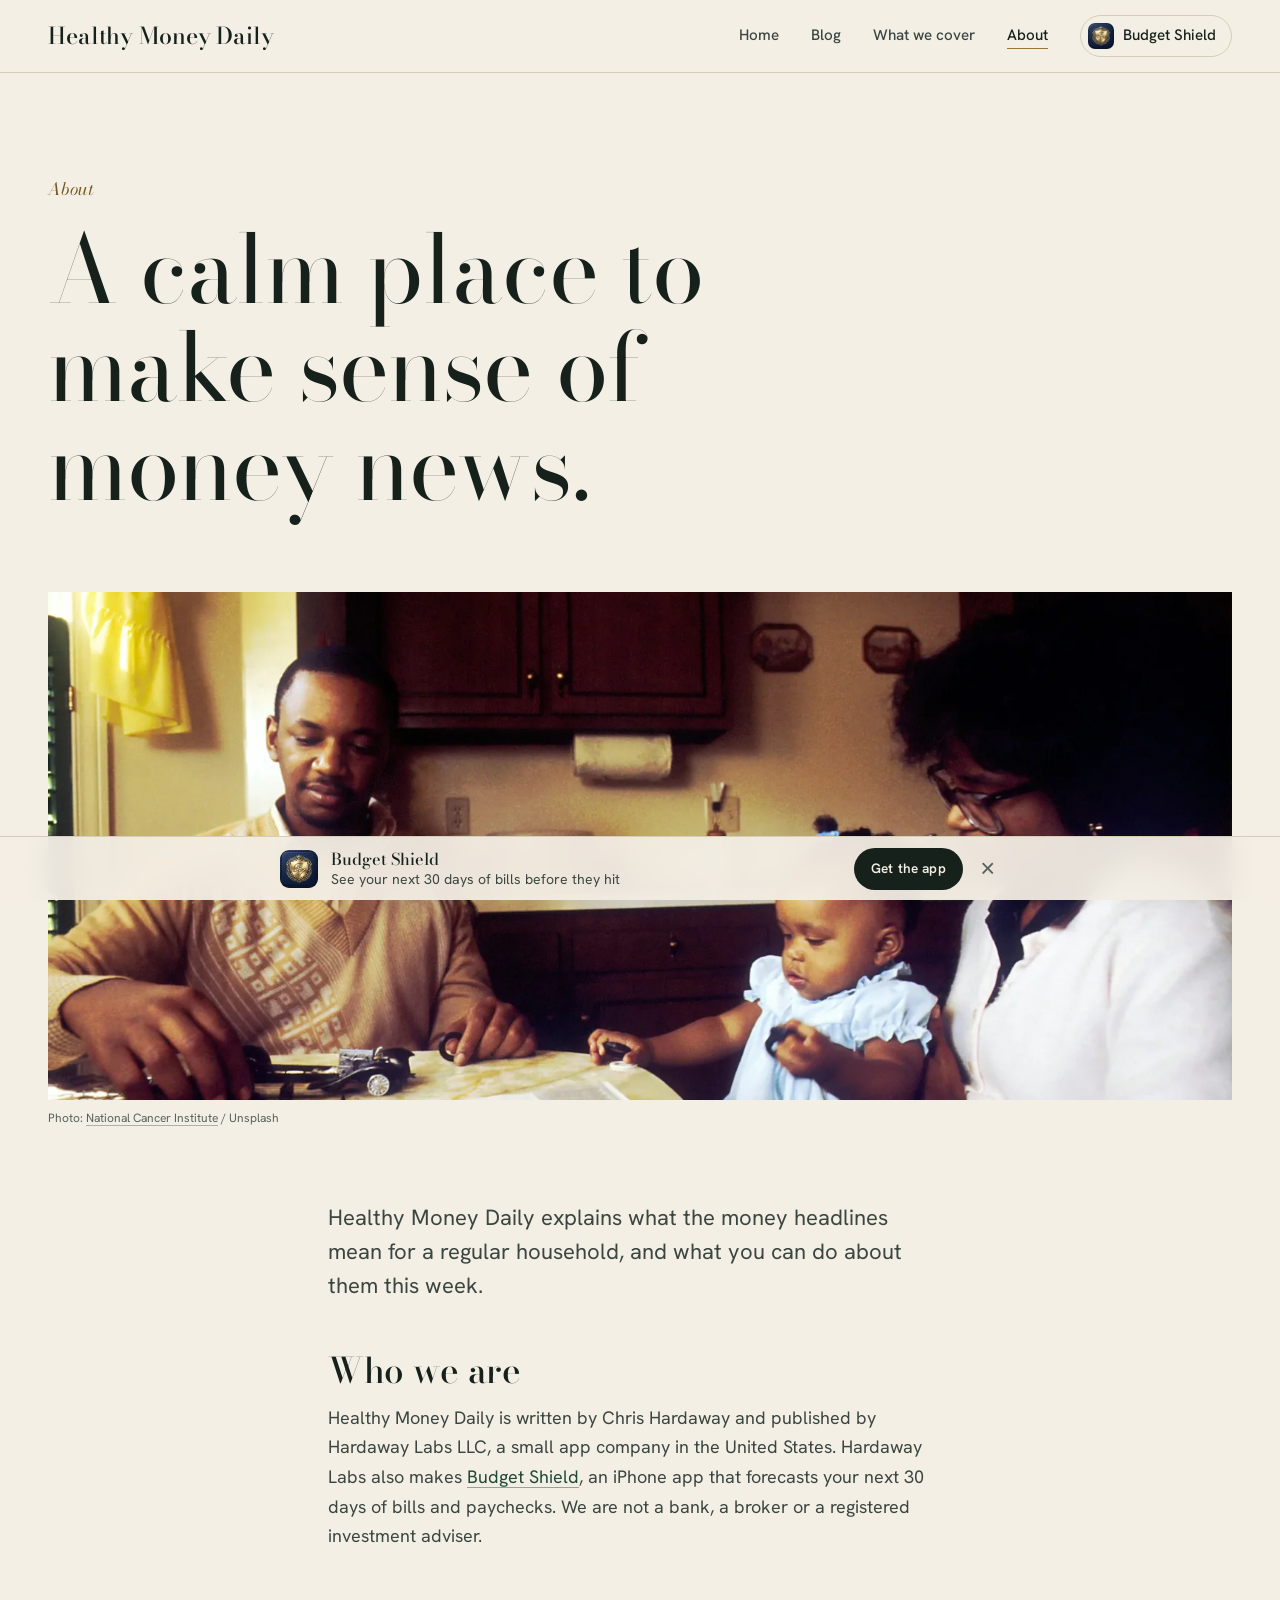
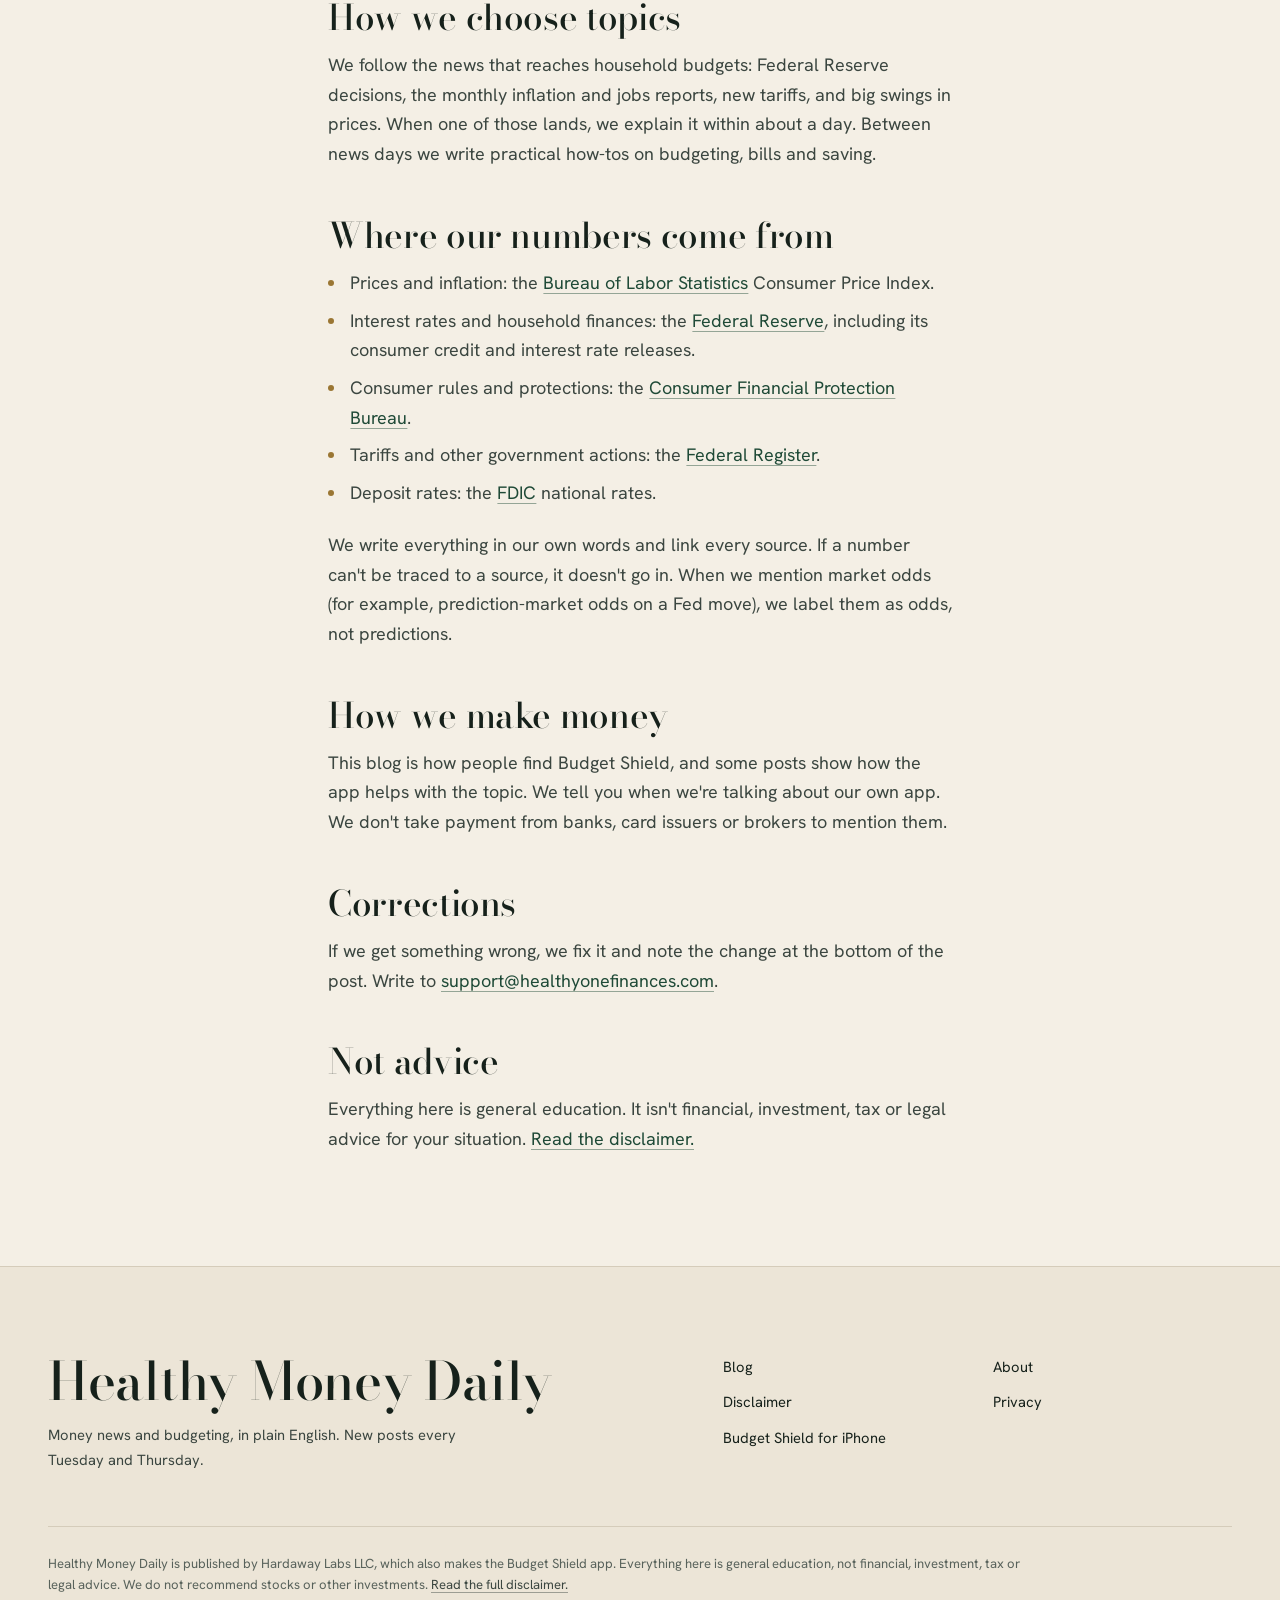
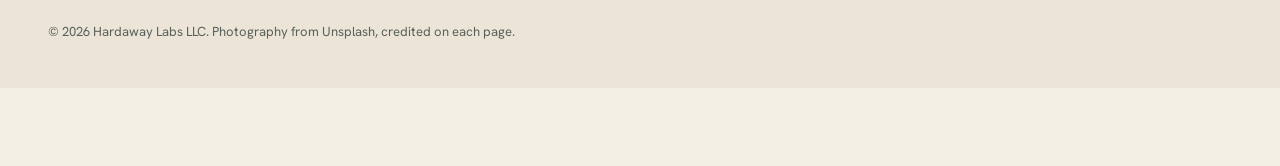
<file: about.html>
<!DOCTYPE html>
<html lang="en">
<head>
<meta charset="UTF-8">
<meta name="viewport" content="width=device-width, initial-scale=1">
<title>About | Healthy Money Daily</title>
<meta name="description" content="Who writes Healthy Money Daily, how we choose topics, where our numbers come from, and how we make money.">
<link rel="canonical" href="https://www.healthymoneydaily.com/about">

<meta property="og:site_name" content="Healthy Money Daily">
<meta property="og:title" content="About | Healthy Money Daily">
<meta property="og:description" content="Who writes Healthy Money Daily, how we choose topics, where our numbers come from, and how we make money.">
<meta property="og:type" content="website">
<meta property="og:url" content="https://www.healthymoneydaily.com/about">
<meta property="og:image" content="https://www.healthymoneydaily.com/assets/og.png">
<meta name="twitter:card" content="summary_large_image">
<meta name="theme-color" content="#F4EFE5" media="(prefers-color-scheme: light)">
<meta name="theme-color" content="#0F1612" media="(prefers-color-scheme: dark)">
<link rel="icon" href="/assets/favicon.svg" type="image/svg+xml">
<link rel="icon" href="/assets/favicon-32.png" sizes="32x32" type="image/png">
<link rel="apple-touch-icon" href="/assets/apple-touch-icon.png">
<link rel="alternate" type="text/plain" href="/llms.txt" title="llms.txt">
<link rel="preconnect" href="https://fonts.googleapis.com"><link rel="preconnect" href="https://fonts.gstatic.com" crossorigin>
<link href="https://fonts.googleapis.com/css2?family=Bodoni+Moda:ital,opsz,wght@0,6..96,400..700;1,6..96,400..600&family=Hanken+Grotesk:wght@400;500;600&display=swap" rel="stylesheet">
<link rel="stylesheet" href="/assets/site.css?v=14f8d21a7b">
<script>document.documentElement.classList.add('js');setTimeout(function(){if(!window.__hmdReady)document.documentElement.classList.remove('js')},2500)</script>
<script>
!function(t,e){var o,n,p,r;e.__SV||(window.posthog=e,e._i=[],e.init=function(i,s,a){function g(t,e){var o=e.split(".");2==o.length&&(t=t[o[0]],e=o[1]),t[e]=function(){t.push([e].concat(Array.prototype.slice.call(arguments,0)))}}(p=t.createElement("script")).type="text/javascript",p.crossOrigin="anonymous",p.async=!0,p.src=s.api_host.replace(".i.posthog.com","-assets.i.posthog.com")+"/static/array.js",(r=t.getElementsByTagName("script")[0]).parentNode.insertBefore(p,r);var u=e;for(void 0!==a?u=e[a]=[]:a="posthog",u.people=u.people||[],u.toString=function(t){var e="posthog";return"posthog"!==a&&(e+="."+a),t||(e+=" (stub)"),e},u.people.toString=function(){return u.toString(1)+".people (stub)"},o="init capture register register_once register_for_session unregister unregister_for_session getFeatureFlag getFeatureFlagPayload isFeatureEnabled reloadFeatureFlags updateEarlyAccessFeatureEnrollment getEarlyAccessFeatures on onFeatureFlags onSessionId getSurveys getActiveMatchingSurveys renderSurvey canRenderSurvey identify setPersonProperties group resetGroups setPersonPropertiesForFlags resetPersonPropertiesForFlags setGroupPropertiesForFlags resetGroupPropertiesForFlags reset get_distinct_id getGroups get_session_id get_session_replay_url alias set_config startSessionRecording stopSessionRecording sessionRecordingStarted captureException loadToolbar get_property getSessionProperty createPersonProfile opt_in_capturing opt_out_capturing has_opted_in_capturing has_opted_out_capturing clear_opt_in_out_capturing debug getPageviewId".split(" "),n=0;n<o.length;n++)g(u,o[n]);e._i.push([i,s,a])},e.__SV=1)}(document,window.posthog||[]);
if(!/^(localhost|127\.0\.0\.1)$/.test(location.hostname)){posthog.init('phc_vSKzzfR42VZJEoZTw2EG5QbjHtL85dCPSSJfY5z2WFLj',{api_host:'https://us.i.posthog.com',person_profiles:'identified_only',capture_pageview:true,disable_session_recording:true,loaded:function(ph){ph.register({site:'healthymoneydaily'})}});}
</script>
</head><body>
<a class="skip" href="#main">Skip to content</a>
<nav class="nav" aria-label="Main">
  <div class="wrap">
    <a class="brand" href="/">Healthy Money Daily</a>
    <button class="nav-toggle" aria-label="Menu" aria-expanded="false" aria-controls="nav-links"><span></span><span></span><span></span></button>
    <div class="nav-links" id="nav-links">
      <a href="/">Home</a>
      <a href="/blog">Blog</a>
      <a href="/#lanes">What we cover</a>
      <a href="/about" aria-current="page">About</a>
      <a class="nav-app" data-placement="nav" rel="noopener" href="https://apps.apple.com/app/id6766591206?pt=128318750&amp;ct=hmd_nav&amp;mt=8"><img src="/assets/budget-shield.jpg" alt="" width="26" height="26">Budget Shield</a>
    </div>
  </div>
</nav>
<main id="main" class="page">
  <header class="page-head">
    <p class="eyebrow">About</p>
    <h1>A calm place to make sense of money news.</h1>
  </header>
  <figure class="page-photo" data-reveal><img src="/assets/photos/family-table-1600.webp" srcset="/assets/photos/family-table-800.webp 800w, /assets/photos/family-table-1600.webp 1600w" sizes="100vw" alt="A father and mother at the kitchen table with their baby daughter, papers spread out in front of them" width="1600" height="1066" loading="lazy" decoding="async"><figcaption>Photo: <a href="https://unsplash.com/photos/t6QdT-_Z6Eo" rel="noopener">National Cancer Institute</a> / Unsplash</figcaption></figure>
  <div class="narrow prose">
    <p class="lead">Healthy Money Daily explains what the money headlines mean for a regular household, and what you can do about them this week.</p>

    <h2>Who we are</h2>
    <p>Healthy Money Daily is written by Chris Hardaway and published by Hardaway Labs LLC, a small app company in the United States. Hardaway Labs also makes <a href="https://apps.apple.com/app/id6766591206?pt=128318750&amp;ct=hmd_about&amp;mt=8" data-placement="about" rel="noopener">Budget Shield</a>, an iPhone app that forecasts your next 30 days of bills and paychecks. We are not a bank, a broker or a registered investment adviser.</p>

    <h2>How we choose topics</h2>
    <p>We follow the news that reaches household budgets: Federal Reserve decisions, the monthly inflation and jobs reports, new tariffs, and big swings in prices. When one of those lands, we explain it within about a day. Between news days we write practical how-tos on budgeting, bills and saving.</p>

    <h2>Where our numbers come from</h2>
    <ul>
      <li>Prices and inflation: the <a href="https://www.bls.gov/cpi/" rel="noopener">Bureau of Labor Statistics</a> Consumer Price Index.</li>
      <li>Interest rates and household finances: the <a href="https://www.federalreserve.gov/" rel="noopener">Federal Reserve</a>, including its consumer credit and interest rate releases.</li>
      <li>Consumer rules and protections: the <a href="https://www.consumerfinance.gov/" rel="noopener">Consumer Financial Protection Bureau</a>.</li>
      <li>Tariffs and other government actions: the <a href="https://www.federalregister.gov/" rel="noopener">Federal Register</a>.</li>
      <li>Deposit rates: the <a href="https://www.fdic.gov/national-rates-and-rate-caps" rel="noopener">FDIC</a> national rates.</li>
    </ul>
    <p>We write everything in our own words and link every source. If a number can't be traced to a source, it doesn't go in. When we mention market odds (for example, prediction-market odds on a Fed move), we label them as odds, not predictions.</p>

    <h2>How we make money</h2>
    <p>This blog is how people find Budget Shield, and some posts show how the app helps with the topic. We tell you when we're talking about our own app. We don't take payment from banks, card issuers or brokers to mention them.</p>

    <h2>Corrections</h2>
    <p>If we get something wrong, we fix it and note the change at the bottom of the post. Write to <a href="mailto:support@healthyonefinances.com">support@healthyonefinances.com</a>.</p>

    <h2>Not advice</h2>
    <p>Everything here is general education. It isn't financial, investment, tax or legal advice for your situation. <a href="/disclaimer">Read the disclaimer.</a></p>
  </div>
</main>
<footer>
  <div class="wrap">
    <div class="foot">
      <div>
        <a class="brand" href="/">Healthy Money Daily</a>
        <p class="tagline">Money news and budgeting, in plain English. New posts every Tuesday and Thursday.</p>
      </div>
      <nav aria-label="Footer">
        <a href="/blog">Blog</a>
        <a href="/about">About</a>
        <a href="/disclaimer">Disclaimer</a>
        <a href="/privacy">Privacy</a>
        <a href="https://apps.apple.com/app/id6766591206?pt=128318750&amp;ct=hmd_footer&amp;mt=8" data-placement="footer" rel="noopener">Budget Shield for iPhone</a>
      </nav>
    </div>
    <p class="disc">Healthy Money Daily is published by Hardaway Labs LLC, which also makes the Budget Shield app. Everything here is general education, not financial, investment, tax or legal advice. We do not recommend stocks or other investments. <a href="/disclaimer">Read the full disclaimer.</a></p>
    <p class="disc">&copy; 2026 Hardaway Labs LLC. Photography from Unsplash, credited on each page.</p>
  </div>
</footer>
<script src="/assets/site.js?v=b7bca02de7" defer></script>
</body>
</html>
</file>
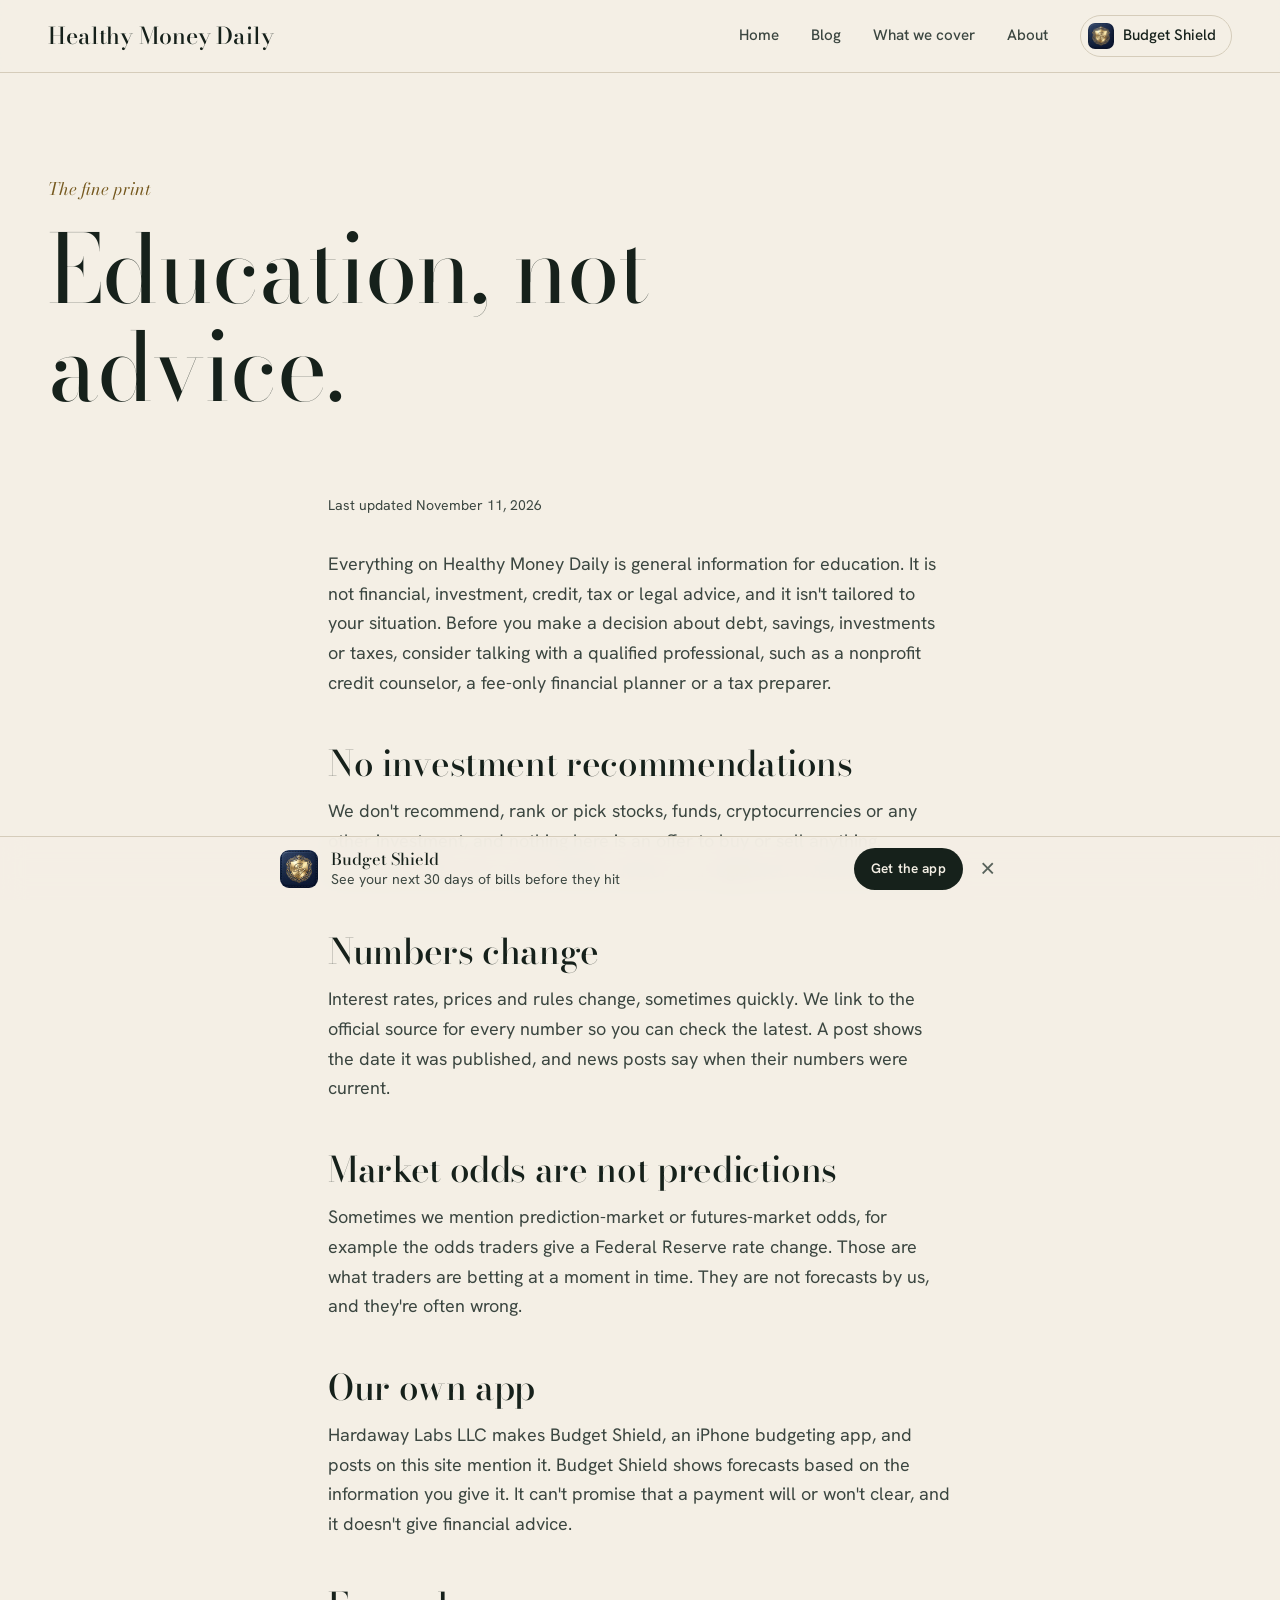
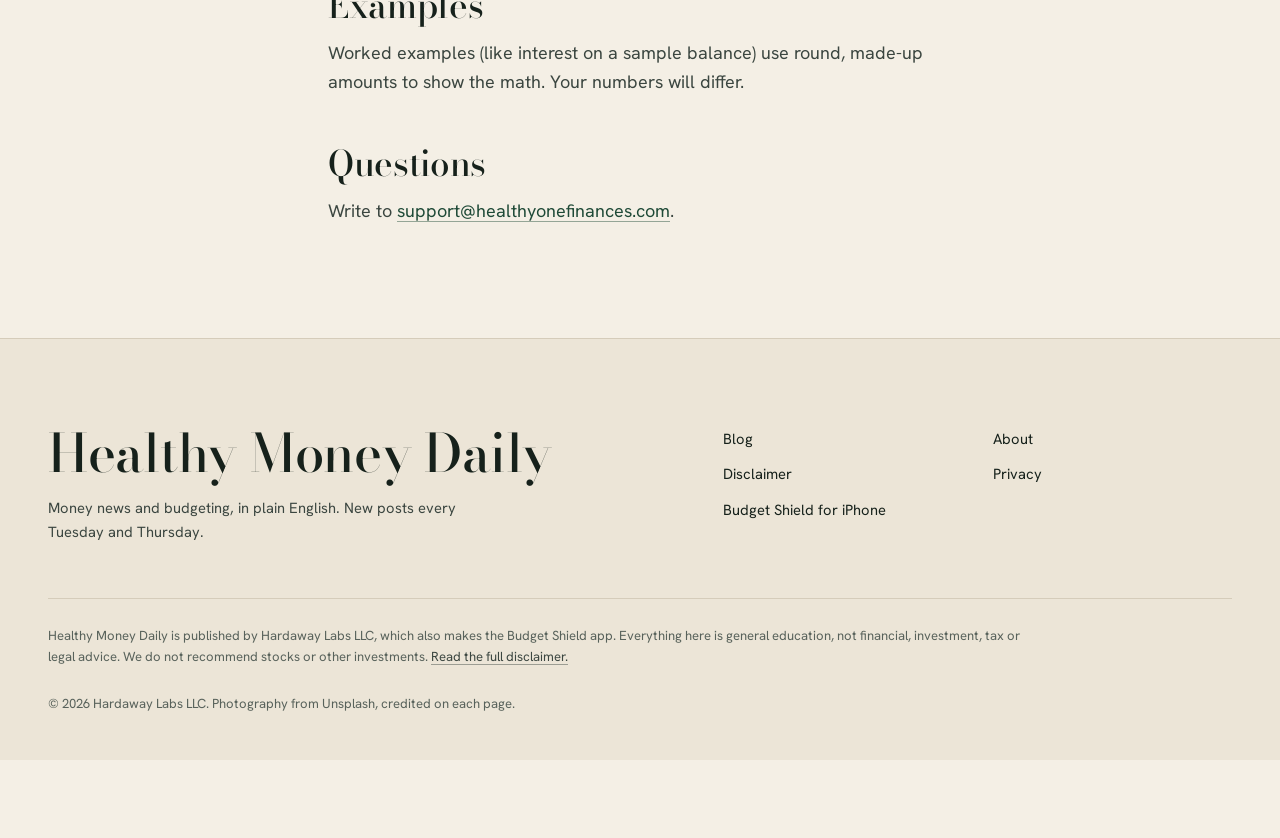
<file: disclaimer.html>
<!DOCTYPE html>
<html lang="en">
<head>
<meta charset="UTF-8">
<meta name="viewport" content="width=device-width, initial-scale=1">
<title>Disclaimer | Healthy Money Daily</title>
<meta name="description" content="Healthy Money Daily is general money education, not financial, investment, tax or legal advice.">
<link rel="canonical" href="https://www.healthymoneydaily.com/disclaimer">

<meta property="og:site_name" content="Healthy Money Daily">
<meta property="og:title" content="Disclaimer | Healthy Money Daily">
<meta property="og:description" content="Healthy Money Daily is general money education, not financial, investment, tax or legal advice.">
<meta property="og:type" content="website">
<meta property="og:url" content="https://www.healthymoneydaily.com/disclaimer">
<meta property="og:image" content="https://www.healthymoneydaily.com/assets/og.png">
<meta name="twitter:card" content="summary_large_image">
<meta name="theme-color" content="#F4EFE5" media="(prefers-color-scheme: light)">
<meta name="theme-color" content="#0F1612" media="(prefers-color-scheme: dark)">
<link rel="icon" href="/assets/favicon.svg" type="image/svg+xml">
<link rel="icon" href="/assets/favicon-32.png" sizes="32x32" type="image/png">
<link rel="apple-touch-icon" href="/assets/apple-touch-icon.png">
<link rel="alternate" type="text/plain" href="/llms.txt" title="llms.txt">
<link rel="preconnect" href="https://fonts.googleapis.com"><link rel="preconnect" href="https://fonts.gstatic.com" crossorigin>
<link href="https://fonts.googleapis.com/css2?family=Bodoni+Moda:ital,opsz,wght@0,6..96,400..700;1,6..96,400..600&family=Hanken+Grotesk:wght@400;500;600&display=swap" rel="stylesheet">
<link rel="stylesheet" href="/assets/site.css?v=14f8d21a7b">
<script>document.documentElement.classList.add('js');setTimeout(function(){if(!window.__hmdReady)document.documentElement.classList.remove('js')},2500)</script>
<script>
!function(t,e){var o,n,p,r;e.__SV||(window.posthog=e,e._i=[],e.init=function(i,s,a){function g(t,e){var o=e.split(".");2==o.length&&(t=t[o[0]],e=o[1]),t[e]=function(){t.push([e].concat(Array.prototype.slice.call(arguments,0)))}}(p=t.createElement("script")).type="text/javascript",p.crossOrigin="anonymous",p.async=!0,p.src=s.api_host.replace(".i.posthog.com","-assets.i.posthog.com")+"/static/array.js",(r=t.getElementsByTagName("script")[0]).parentNode.insertBefore(p,r);var u=e;for(void 0!==a?u=e[a]=[]:a="posthog",u.people=u.people||[],u.toString=function(t){var e="posthog";return"posthog"!==a&&(e+="."+a),t||(e+=" (stub)"),e},u.people.toString=function(){return u.toString(1)+".people (stub)"},o="init capture register register_once register_for_session unregister unregister_for_session getFeatureFlag getFeatureFlagPayload isFeatureEnabled reloadFeatureFlags updateEarlyAccessFeatureEnrollment getEarlyAccessFeatures on onFeatureFlags onSessionId getSurveys getActiveMatchingSurveys renderSurvey canRenderSurvey identify setPersonProperties group resetGroups setPersonPropertiesForFlags resetPersonPropertiesForFlags setGroupPropertiesForFlags resetGroupPropertiesForFlags reset get_distinct_id getGroups get_session_id get_session_replay_url alias set_config startSessionRecording stopSessionRecording sessionRecordingStarted captureException loadToolbar get_property getSessionProperty createPersonProfile opt_in_capturing opt_out_capturing has_opted_in_capturing has_opted_out_capturing clear_opt_in_out_capturing debug getPageviewId".split(" "),n=0;n<o.length;n++)g(u,o[n]);e._i.push([i,s,a])},e.__SV=1)}(document,window.posthog||[]);
if(!/^(localhost|127\.0\.0\.1)$/.test(location.hostname)){posthog.init('phc_vSKzzfR42VZJEoZTw2EG5QbjHtL85dCPSSJfY5z2WFLj',{api_host:'https://us.i.posthog.com',person_profiles:'identified_only',capture_pageview:true,disable_session_recording:true,loaded:function(ph){ph.register({site:'healthymoneydaily'})}});}
</script>
</head><body>
<a class="skip" href="#main">Skip to content</a>
<nav class="nav" aria-label="Main">
  <div class="wrap">
    <a class="brand" href="/">Healthy Money Daily</a>
    <button class="nav-toggle" aria-label="Menu" aria-expanded="false" aria-controls="nav-links"><span></span><span></span><span></span></button>
    <div class="nav-links" id="nav-links">
      <a href="/">Home</a>
      <a href="/blog">Blog</a>
      <a href="/#lanes">What we cover</a>
      <a href="/about">About</a>
      <a class="nav-app" data-placement="nav" rel="noopener" href="https://apps.apple.com/app/id6766591206?pt=128318750&amp;ct=hmd_nav&amp;mt=8"><img src="/assets/budget-shield.jpg" alt="" width="26" height="26">Budget Shield</a>
    </div>
  </div>
</nav>
<main id="main" class="page">
  <header class="page-head">
    <p class="eyebrow">The fine print</p>
    <h1>Education, not advice.</h1>
  </header>
  <div class="narrow prose">
    <p class="updated">Last updated November 11, 2026</p>
    <p>Everything on Healthy Money Daily is general information for education. It is not financial, investment, credit, tax or legal advice, and it isn't tailored to your situation. Before you make a decision about debt, savings, investments or taxes, consider talking with a qualified professional, such as a nonprofit credit counselor, a fee-only financial planner or a tax preparer.</p>

    <h2>No investment recommendations</h2>
    <p>We don't recommend, rank or pick stocks, funds, cryptocurrencies or any other investment, and nothing here is an offer to buy or sell anything. Hardaway Labs LLC is not a broker-dealer or a registered investment adviser.</p>

    <h2>Numbers change</h2>
    <p>Interest rates, prices and rules change, sometimes quickly. We link to the official source for every number so you can check the latest. A post shows the date it was published, and news posts say when their numbers were current.</p>

    <h2>Market odds are not predictions</h2>
    <p>Sometimes we mention prediction-market or futures-market odds, for example the odds traders give a Federal Reserve rate change. Those are what traders are betting at a moment in time. They are not forecasts by us, and they're often wrong.</p>

    <h2>Our own app</h2>
    <p>Hardaway Labs LLC makes Budget Shield, an iPhone budgeting app, and posts on this site mention it. Budget Shield shows forecasts based on the information you give it. It can't promise that a payment will or won't clear, and it doesn't give financial advice.</p>

    <h2>Examples</h2>
    <p>Worked examples (like interest on a sample balance) use round, made-up amounts to show the math. Your numbers will differ.</p>

    <h2>Questions</h2>
    <p>Write to <a href="mailto:support@healthyonefinances.com">support@healthyonefinances.com</a>.</p>
  </div>
</main>
<footer>
  <div class="wrap">
    <div class="foot">
      <div>
        <a class="brand" href="/">Healthy Money Daily</a>
        <p class="tagline">Money news and budgeting, in plain English. New posts every Tuesday and Thursday.</p>
      </div>
      <nav aria-label="Footer">
        <a href="/blog">Blog</a>
        <a href="/about">About</a>
        <a href="/disclaimer">Disclaimer</a>
        <a href="/privacy">Privacy</a>
        <a href="https://apps.apple.com/app/id6766591206?pt=128318750&amp;ct=hmd_footer&amp;mt=8" data-placement="footer" rel="noopener">Budget Shield for iPhone</a>
      </nav>
    </div>
    <p class="disc">Healthy Money Daily is published by Hardaway Labs LLC, which also makes the Budget Shield app. Everything here is general education, not financial, investment, tax or legal advice. We do not recommend stocks or other investments. <a href="/disclaimer">Read the full disclaimer.</a></p>
    <p class="disc">&copy; 2026 Hardaway Labs LLC. Photography from Unsplash, credited on each page.</p>
  </div>
</footer>
<script src="/assets/site.js?v=b7bca02de7" defer></script>
</body>
</html>
</file>
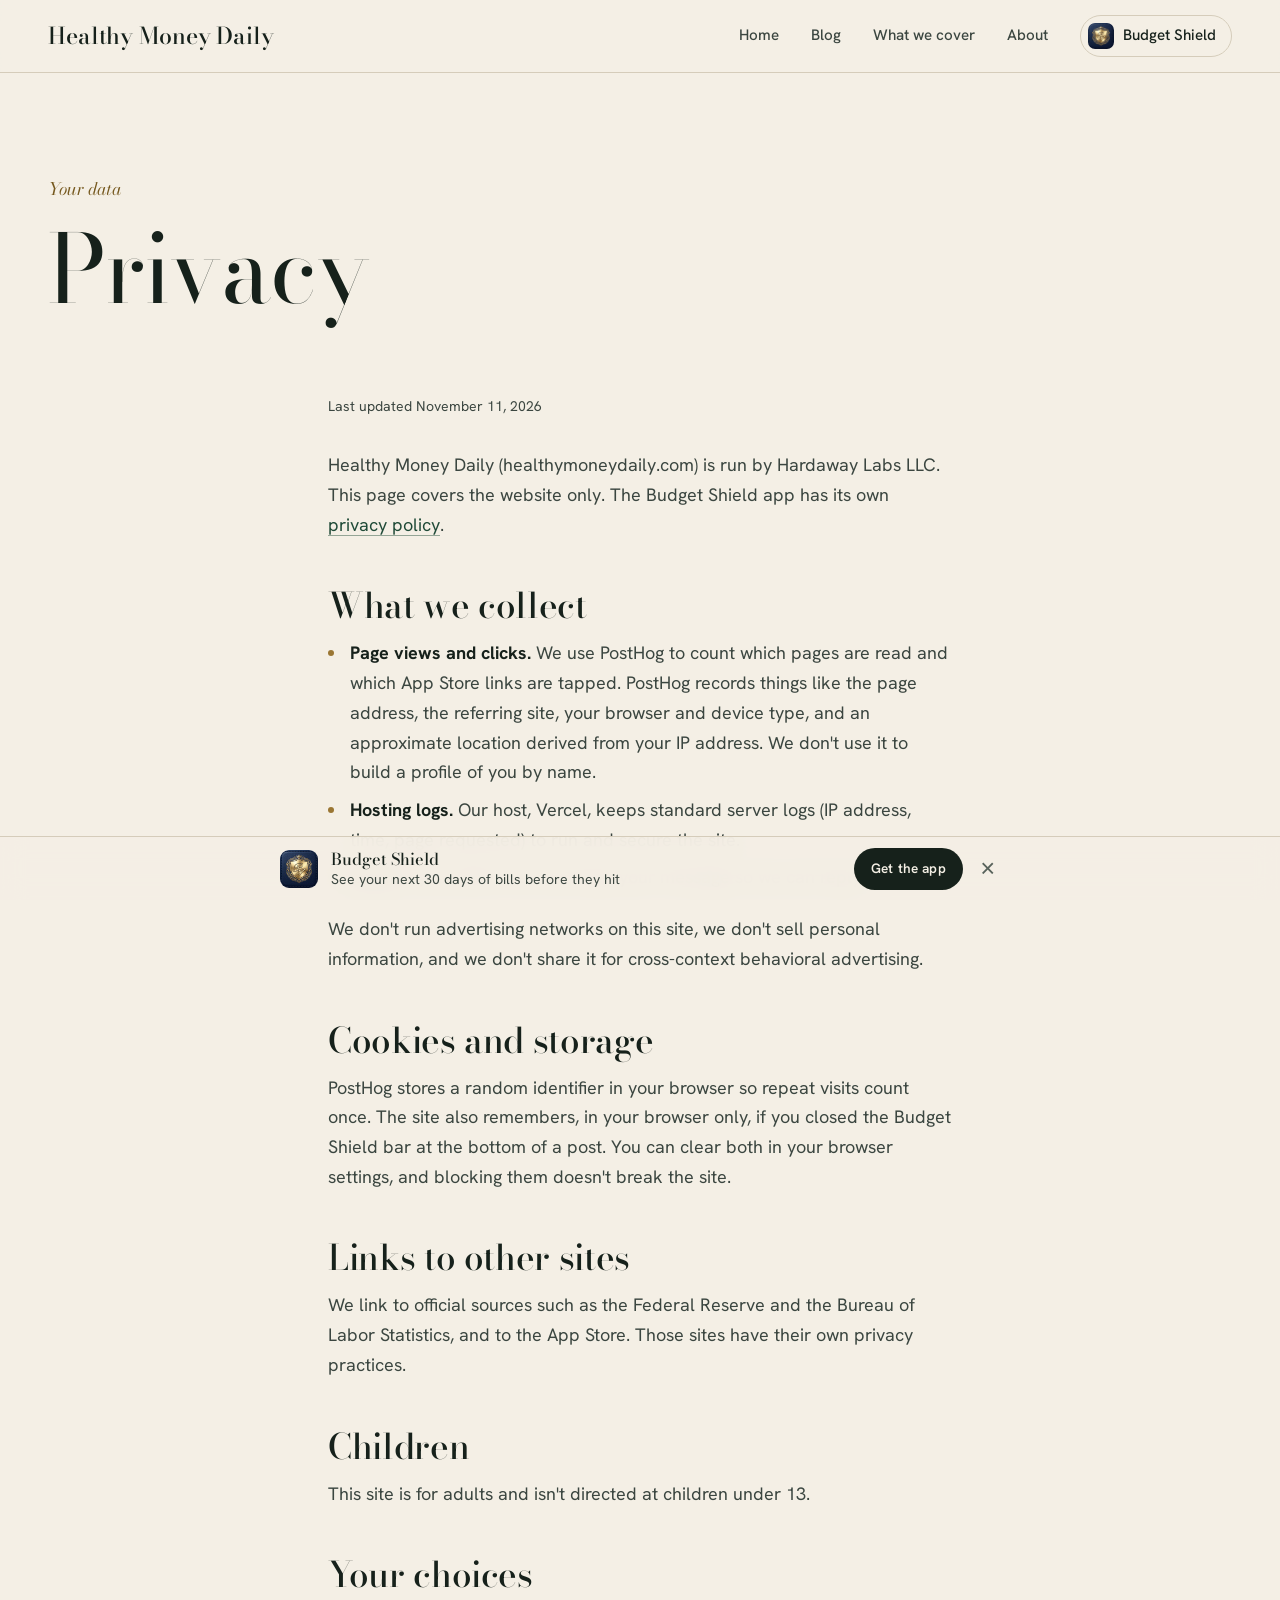
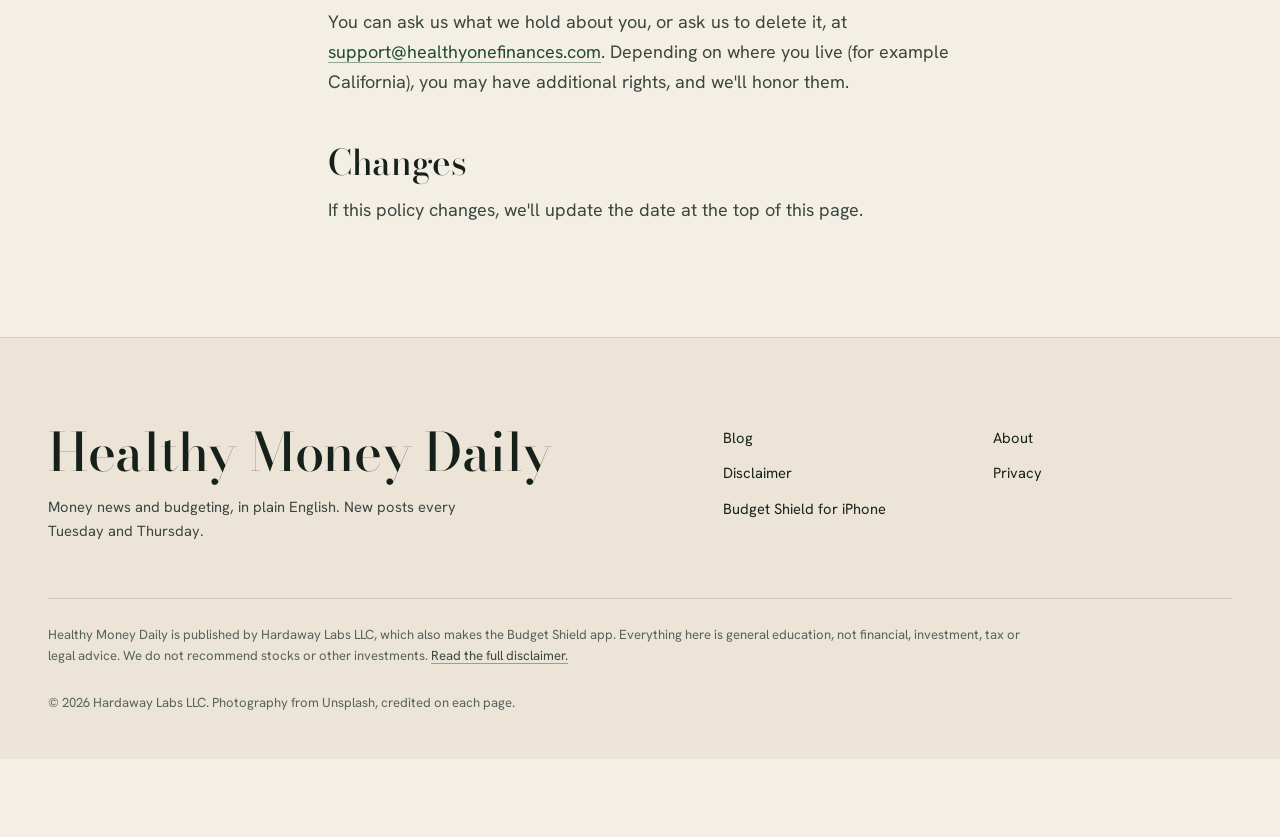
<file: privacy.html>
<!DOCTYPE html>
<html lang="en">
<head>
<meta charset="UTF-8">
<meta name="viewport" content="width=device-width, initial-scale=1">
<title>Privacy | Healthy Money Daily</title>
<meta name="description" content="How Healthy Money Daily handles visitor data.">
<link rel="canonical" href="https://www.healthymoneydaily.com/privacy">

<meta property="og:site_name" content="Healthy Money Daily">
<meta property="og:title" content="Privacy | Healthy Money Daily">
<meta property="og:description" content="How Healthy Money Daily handles visitor data.">
<meta property="og:type" content="website">
<meta property="og:url" content="https://www.healthymoneydaily.com/privacy">
<meta property="og:image" content="https://www.healthymoneydaily.com/assets/og.png">
<meta name="twitter:card" content="summary_large_image">
<meta name="theme-color" content="#F4EFE5" media="(prefers-color-scheme: light)">
<meta name="theme-color" content="#0F1612" media="(prefers-color-scheme: dark)">
<link rel="icon" href="/assets/favicon.svg" type="image/svg+xml">
<link rel="icon" href="/assets/favicon-32.png" sizes="32x32" type="image/png">
<link rel="apple-touch-icon" href="/assets/apple-touch-icon.png">
<link rel="alternate" type="text/plain" href="/llms.txt" title="llms.txt">
<link rel="preconnect" href="https://fonts.googleapis.com"><link rel="preconnect" href="https://fonts.gstatic.com" crossorigin>
<link href="https://fonts.googleapis.com/css2?family=Bodoni+Moda:ital,opsz,wght@0,6..96,400..700;1,6..96,400..600&family=Hanken+Grotesk:wght@400;500;600&display=swap" rel="stylesheet">
<link rel="stylesheet" href="/assets/site.css?v=14f8d21a7b">
<script>document.documentElement.classList.add('js');setTimeout(function(){if(!window.__hmdReady)document.documentElement.classList.remove('js')},2500)</script>
<script>
!function(t,e){var o,n,p,r;e.__SV||(window.posthog=e,e._i=[],e.init=function(i,s,a){function g(t,e){var o=e.split(".");2==o.length&&(t=t[o[0]],e=o[1]),t[e]=function(){t.push([e].concat(Array.prototype.slice.call(arguments,0)))}}(p=t.createElement("script")).type="text/javascript",p.crossOrigin="anonymous",p.async=!0,p.src=s.api_host.replace(".i.posthog.com","-assets.i.posthog.com")+"/static/array.js",(r=t.getElementsByTagName("script")[0]).parentNode.insertBefore(p,r);var u=e;for(void 0!==a?u=e[a]=[]:a="posthog",u.people=u.people||[],u.toString=function(t){var e="posthog";return"posthog"!==a&&(e+="."+a),t||(e+=" (stub)"),e},u.people.toString=function(){return u.toString(1)+".people (stub)"},o="init capture register register_once register_for_session unregister unregister_for_session getFeatureFlag getFeatureFlagPayload isFeatureEnabled reloadFeatureFlags updateEarlyAccessFeatureEnrollment getEarlyAccessFeatures on onFeatureFlags onSessionId getSurveys getActiveMatchingSurveys renderSurvey canRenderSurvey identify setPersonProperties group resetGroups setPersonPropertiesForFlags resetPersonPropertiesForFlags setGroupPropertiesForFlags resetGroupPropertiesForFlags reset get_distinct_id getGroups get_session_id get_session_replay_url alias set_config startSessionRecording stopSessionRecording sessionRecordingStarted captureException loadToolbar get_property getSessionProperty createPersonProfile opt_in_capturing opt_out_capturing has_opted_in_capturing has_opted_out_capturing clear_opt_in_out_capturing debug getPageviewId".split(" "),n=0;n<o.length;n++)g(u,o[n]);e._i.push([i,s,a])},e.__SV=1)}(document,window.posthog||[]);
if(!/^(localhost|127\.0\.0\.1)$/.test(location.hostname)){posthog.init('phc_vSKzzfR42VZJEoZTw2EG5QbjHtL85dCPSSJfY5z2WFLj',{api_host:'https://us.i.posthog.com',person_profiles:'identified_only',capture_pageview:true,disable_session_recording:true,loaded:function(ph){ph.register({site:'healthymoneydaily'})}});}
</script>
</head><body>
<a class="skip" href="#main">Skip to content</a>
<nav class="nav" aria-label="Main">
  <div class="wrap">
    <a class="brand" href="/">Healthy Money Daily</a>
    <button class="nav-toggle" aria-label="Menu" aria-expanded="false" aria-controls="nav-links"><span></span><span></span><span></span></button>
    <div class="nav-links" id="nav-links">
      <a href="/">Home</a>
      <a href="/blog">Blog</a>
      <a href="/#lanes">What we cover</a>
      <a href="/about">About</a>
      <a class="nav-app" data-placement="nav" rel="noopener" href="https://apps.apple.com/app/id6766591206?pt=128318750&amp;ct=hmd_nav&amp;mt=8"><img src="/assets/budget-shield.jpg" alt="" width="26" height="26">Budget Shield</a>
    </div>
  </div>
</nav>
<main id="main" class="page">
  <header class="page-head">
    <p class="eyebrow">Your data</p>
    <h1>Privacy</h1>
  </header>
  <div class="narrow prose">
    <p class="updated">Last updated November 11, 2026</p>
    <p>Healthy Money Daily (healthymoneydaily.com) is run by Hardaway Labs LLC. This page covers the website only. The Budget Shield app has its own <a href="https://healthyone-finances.vercel.app/privacy" rel="noopener">privacy policy</a>.</p>

    <h2>What we collect</h2>
    <ul>
      <li><strong>Page views and clicks.</strong> We use PostHog to count which pages are read and which App Store links are tapped. PostHog records things like the page address, the referring site, your browser and device type, and an approximate location derived from your IP address. We don't use it to build a profile of you by name.</li>
      <li><strong>Hosting logs.</strong> Our host, Vercel, keeps standard server logs (IP address, time, page requested) to run and secure the site.</li>
      <li><strong>Email.</strong> If you write to us, we keep your message so we can reply.</li>
    </ul>
    <p>We don't run advertising networks on this site, we don't sell personal information, and we don't share it for cross-context behavioral advertising.</p>

    <h2>Cookies and storage</h2>
    <p>PostHog stores a random identifier in your browser so repeat visits count once. The site also remembers, in your browser only, if you closed the Budget Shield bar at the bottom of a post. You can clear both in your browser settings, and blocking them doesn't break the site.</p>

    <h2>Links to other sites</h2>
    <p>We link to official sources such as the Federal Reserve and the Bureau of Labor Statistics, and to the App Store. Those sites have their own privacy practices.</p>

    <h2>Children</h2>
    <p>This site is for adults and isn't directed at children under 13.</p>

    <h2>Your choices</h2>
    <p>You can ask us what we hold about you, or ask us to delete it, at <a href="mailto:support@healthyonefinances.com">support@healthyonefinances.com</a>. Depending on where you live (for example California), you may have additional rights, and we'll honor them.</p>

    <h2>Changes</h2>
    <p>If this policy changes, we'll update the date at the top of this page.</p>
  </div>
</main>
<footer>
  <div class="wrap">
    <div class="foot">
      <div>
        <a class="brand" href="/">Healthy Money Daily</a>
        <p class="tagline">Money news and budgeting, in plain English. New posts every Tuesday and Thursday.</p>
      </div>
      <nav aria-label="Footer">
        <a href="/blog">Blog</a>
        <a href="/about">About</a>
        <a href="/disclaimer">Disclaimer</a>
        <a href="/privacy">Privacy</a>
        <a href="https://apps.apple.com/app/id6766591206?pt=128318750&amp;ct=hmd_footer&amp;mt=8" data-placement="footer" rel="noopener">Budget Shield for iPhone</a>
      </nav>
    </div>
    <p class="disc">Healthy Money Daily is published by Hardaway Labs LLC, which also makes the Budget Shield app. Everything here is general education, not financial, investment, tax or legal advice. We do not recommend stocks or other investments. <a href="/disclaimer">Read the full disclaimer.</a></p>
    <p class="disc">&copy; 2026 Hardaway Labs LLC. Photography from Unsplash, credited on each page.</p>
  </div>
</footer>
<script src="/assets/site.js?v=b7bca02de7" defer></script>
</body>
</html>
</file>
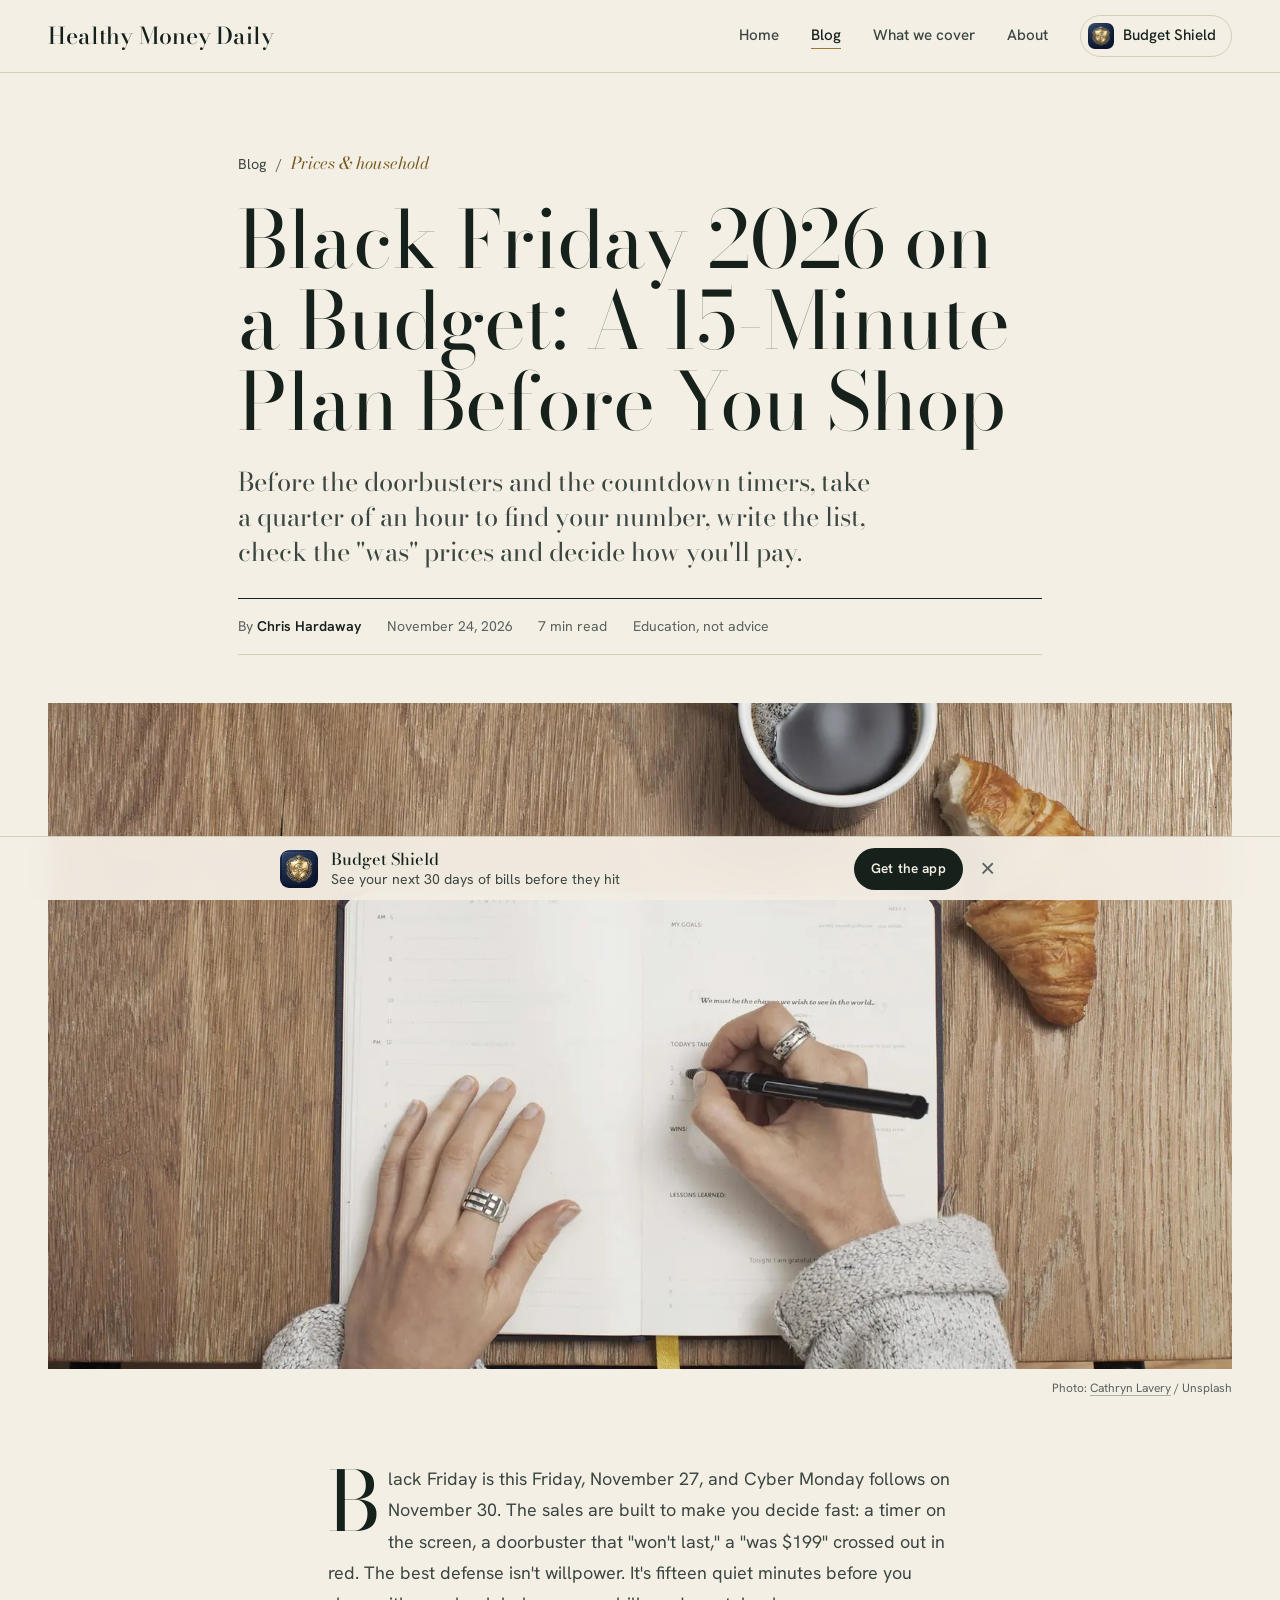
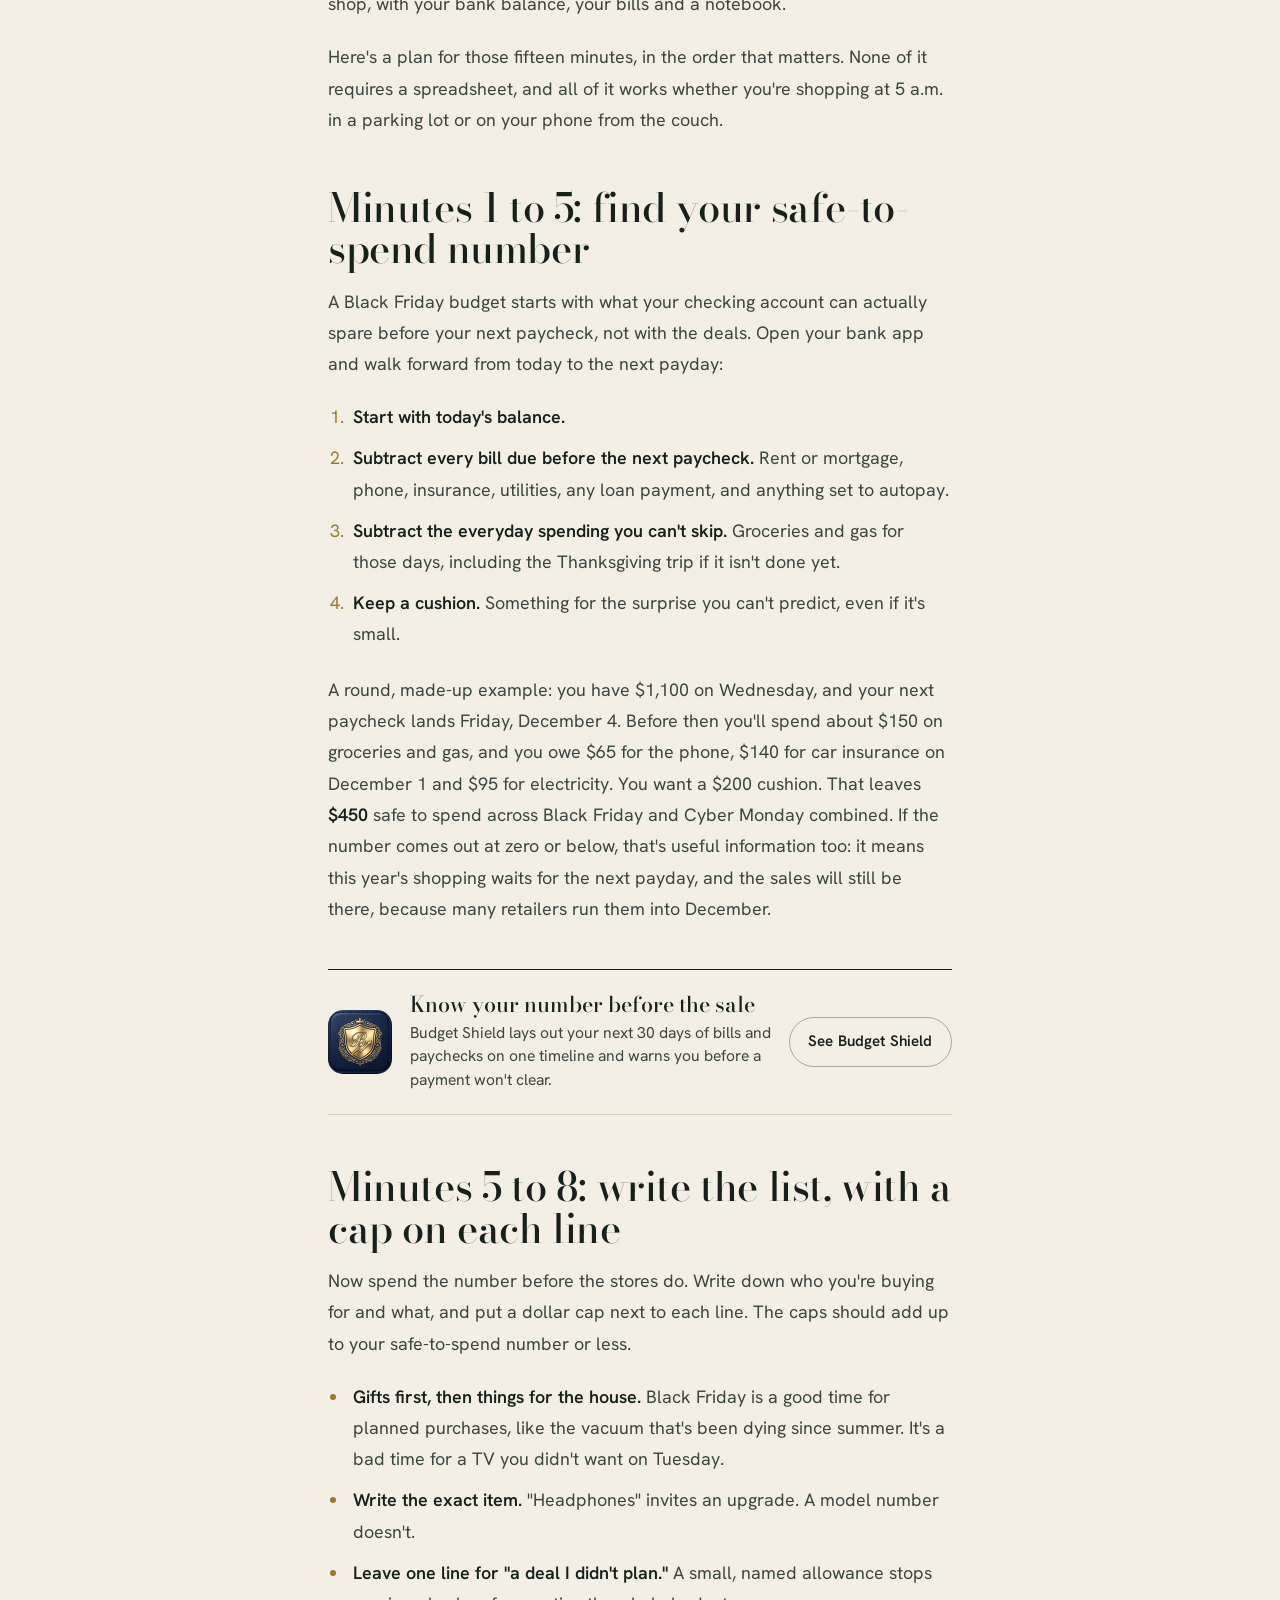
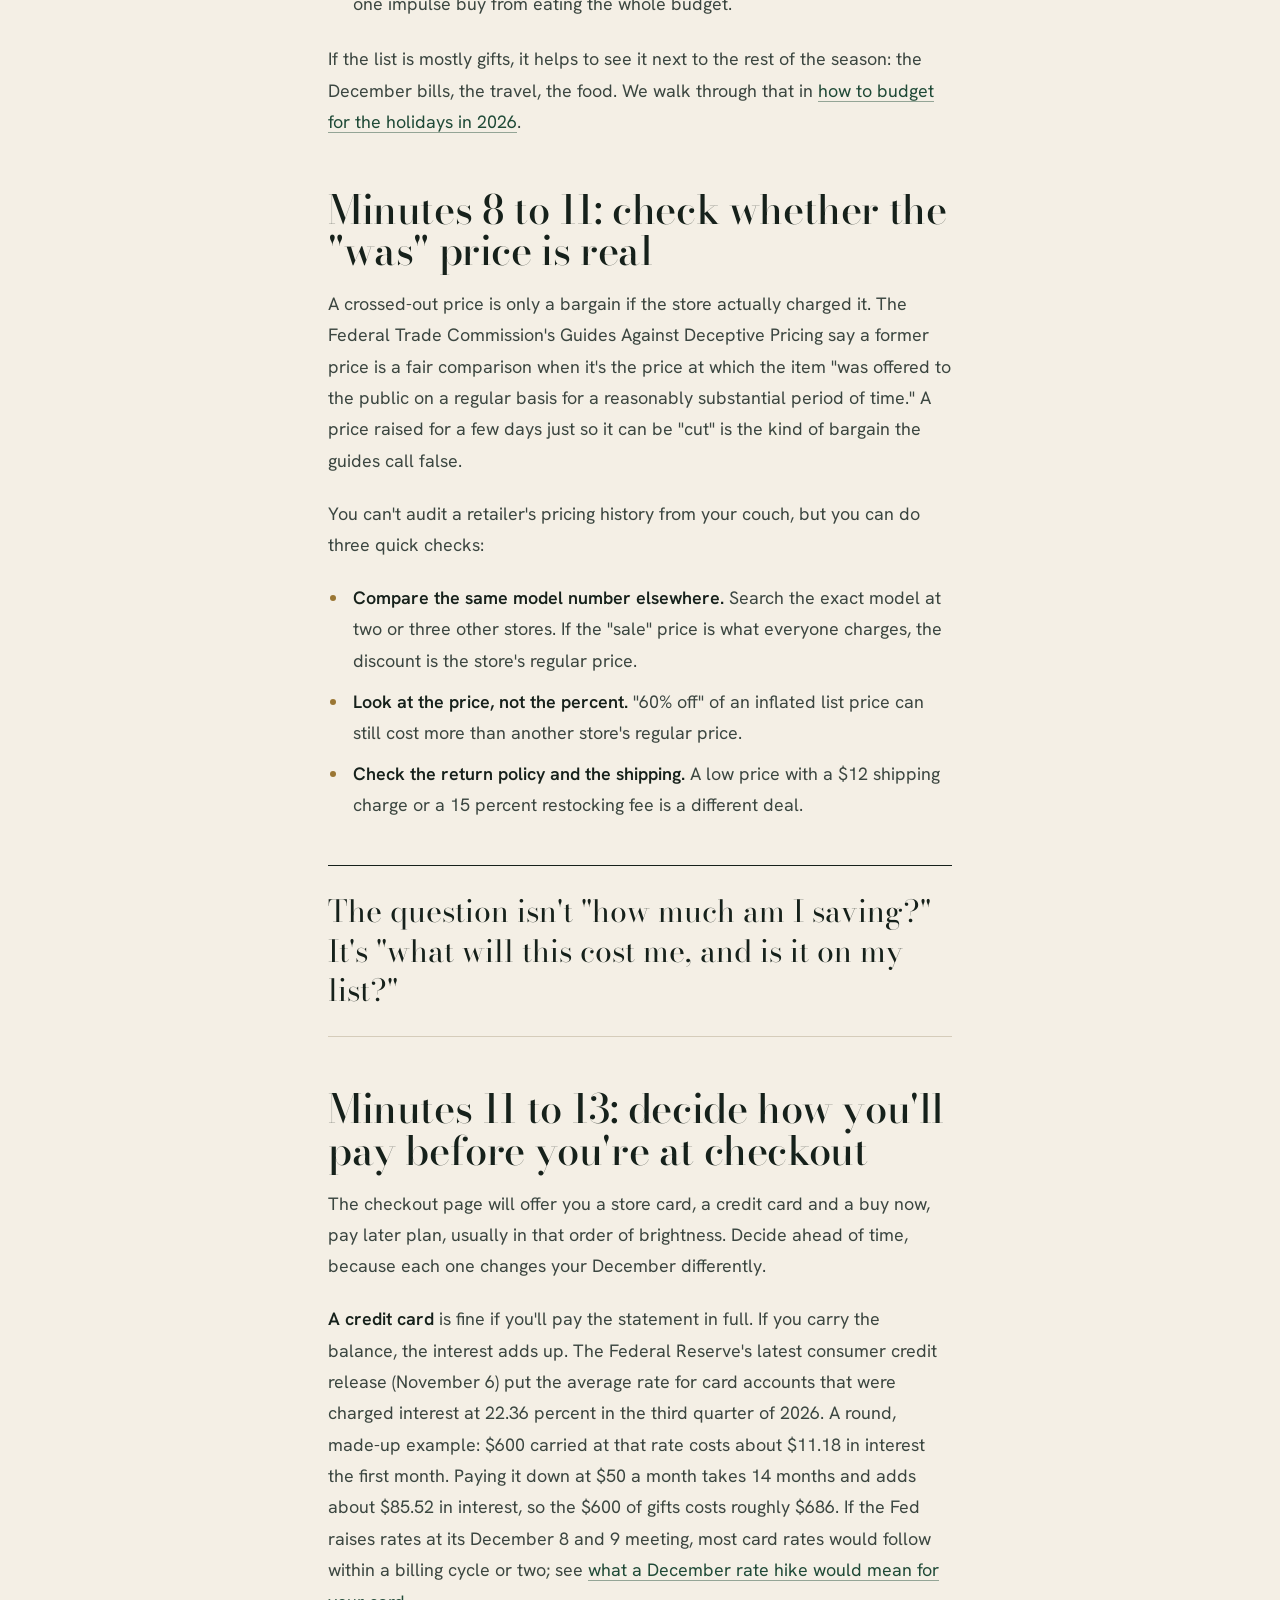
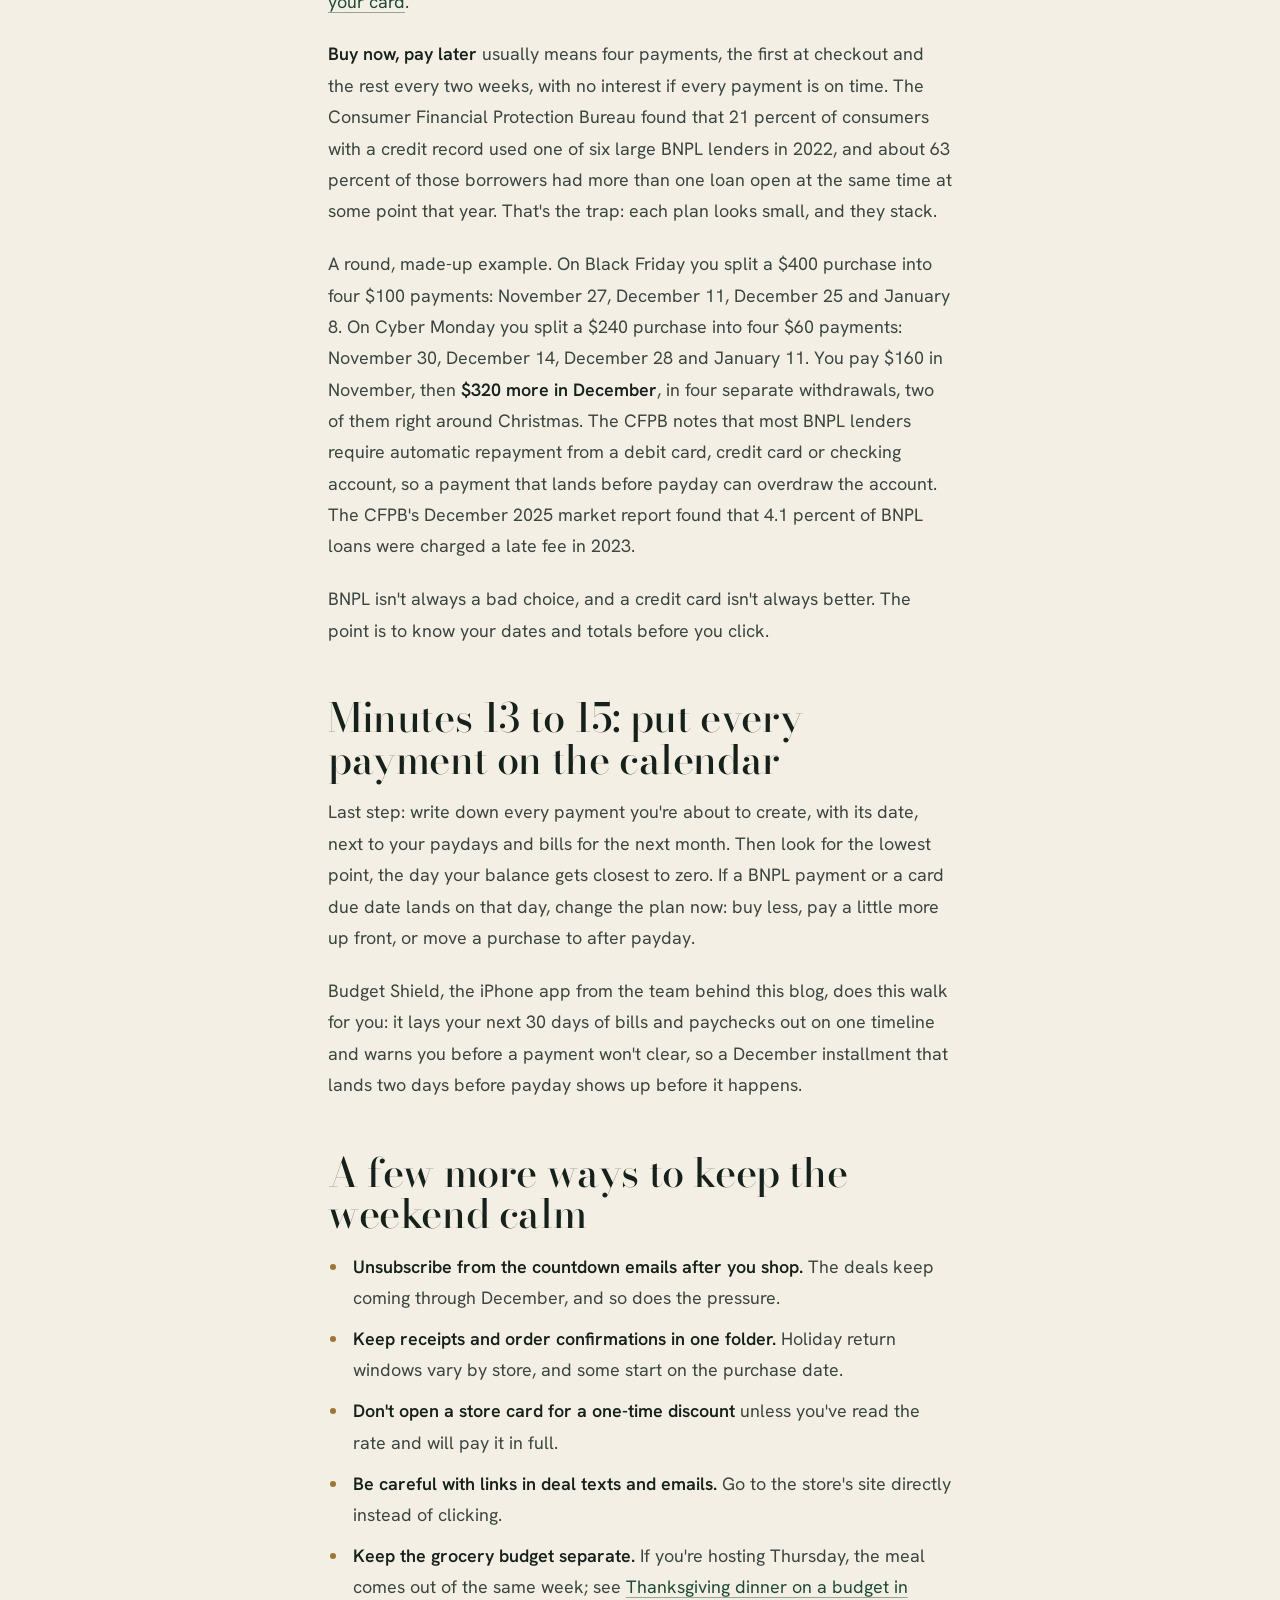
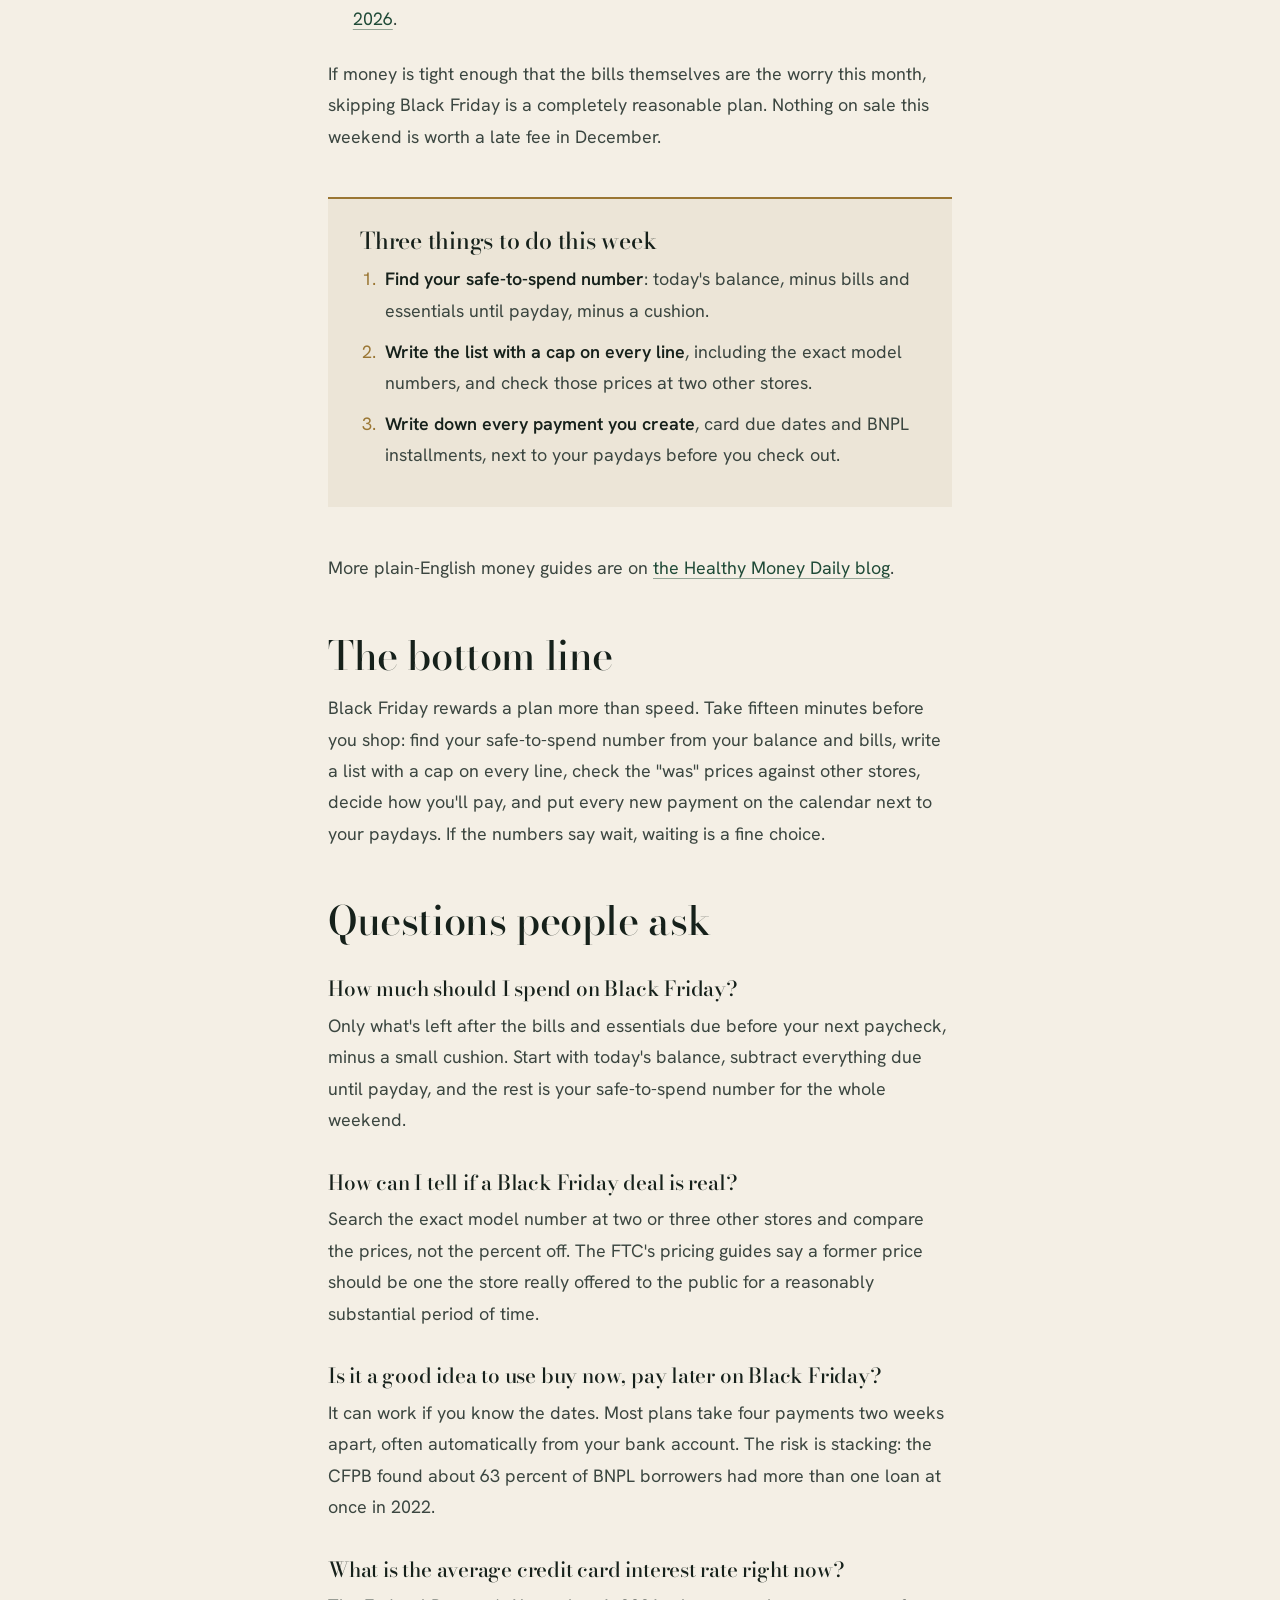
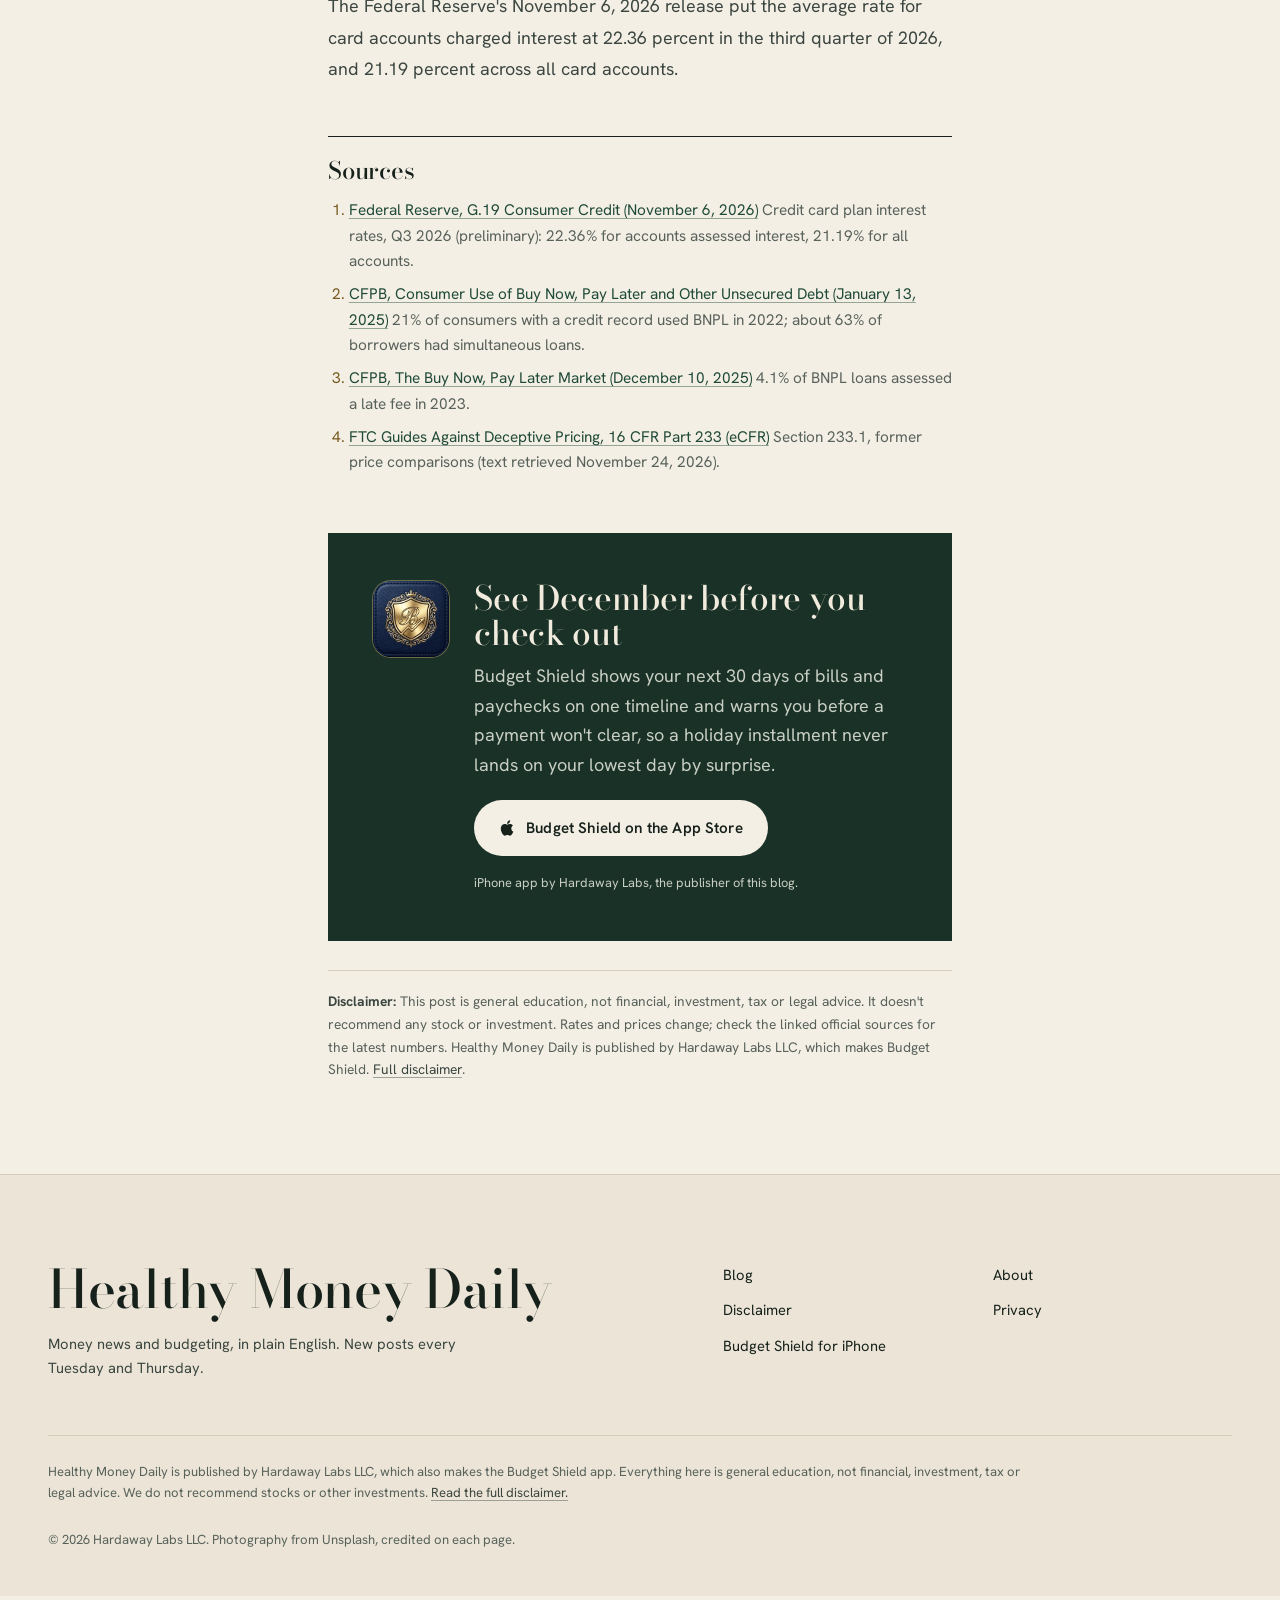
<file: blog/black-friday-budget-plan-2026.html>
<!DOCTYPE html>
<html lang="en">
<head>
<meta charset="UTF-8">
<meta name="viewport" content="width=device-width, initial-scale=1">
<title>Black Friday 2026 on a Budget: A 15-Minute Plan Before You Shop | Healthy Money Daily</title>
<meta name="description" content="A 15-minute Black Friday 2026 budget plan: find a safe-to-spend number, check if a sale price is real, and see what a card or BNPL plan costs you in December.">
<link rel="canonical" href="https://www.healthymoneydaily.com/blog/black-friday-budget-plan-2026">

<meta property="og:site_name" content="Healthy Money Daily">
<meta property="og:title" content="Black Friday 2026 on a Budget: A 15-Minute Plan Before You Shop | Healthy Money Daily">
<meta property="og:description" content="A 15-minute Black Friday 2026 budget plan: find a safe-to-spend number, check if a sale price is real, and see what a card or BNPL plan costs you in December.">
<meta property="og:type" content="article">
<meta property="og:url" content="https://www.healthymoneydaily.com/blog/black-friday-budget-plan-2026">
<meta property="og:image" content="https://www.healthymoneydaily.com/blog/images/black-friday-budget-plan-2026-og.jpg">
<meta name="twitter:card" content="summary_large_image">
<meta name="twitter:image" content="https://www.healthymoneydaily.com/blog/images/black-friday-budget-plan-2026-og.jpg">
<meta name="theme-color" content="#F4EFE5" media="(prefers-color-scheme: light)">
<meta name="theme-color" content="#0F1612" media="(prefers-color-scheme: dark)">
<link rel="icon" href="/assets/favicon.svg" type="image/svg+xml">
<link rel="icon" href="/assets/favicon-32.png" sizes="32x32" type="image/png">
<link rel="apple-touch-icon" href="/assets/apple-touch-icon.png">
<link rel="alternate" type="text/plain" href="/llms.txt" title="llms.txt">
<link rel="preconnect" href="https://fonts.googleapis.com"><link rel="preconnect" href="https://fonts.gstatic.com" crossorigin>
<link href="https://fonts.googleapis.com/css2?family=Bodoni+Moda:ital,opsz,wght@0,6..96,400..700;1,6..96,400..600&family=Hanken+Grotesk:wght@400;500;600&display=swap" rel="stylesheet">
<link rel="stylesheet" href="/assets/site.css?v=14f8d21a7b">
<script>document.documentElement.classList.add('js');setTimeout(function(){if(!window.__hmdReady)document.documentElement.classList.remove('js')},2500)</script>
<meta name="keywords" content="black friday budget, black friday 2026, black friday shopping plan, how much to spend on black friday, is a black friday deal real, buy now pay later black friday">
<meta property="article:published_time" content="2026-11-24">
<style>
.article{padding:clamp(2.6rem,6vw,5rem) 0 clamp(3rem,6vw,5rem)}
.art-head{max-width:900px;margin:0 auto;padding:0 var(--gutter)}
.crumb{display:flex;gap:.6rem;flex-wrap:wrap;align-items:baseline;font-size:.9rem;color:var(--ink-3);margin-bottom:1.4rem}
.crumb a{color:var(--ink-2);text-decoration:none}
.crumb a:hover{color:var(--ink)}
.crumb .lane{font-family:var(--display);font-style:italic;font-size:1.05rem;color:var(--brass-ink)}
.art-head h1{font-size:clamp(2.5rem,6.2vw,5rem);line-height:1.02;font-weight:400;margin-bottom:1.3rem}
.deck{font-family:var(--display);font-size:clamp(1.25rem,2.4vw,1.6rem);line-height:1.38;color:var(--ink-2);margin-bottom:1.8rem;max-width:40rem}
.byline{display:flex;flex-wrap:wrap;gap:.35rem 1.6rem;font-size:.88rem;color:var(--ink-3);padding:1rem 0;border-top:1px solid var(--rule-strong);border-bottom:1px solid var(--rule)}
.byline strong{color:var(--ink);font-weight:600}
.art-hero{max-width:1360px;margin:clamp(2rem,4vw,3rem) auto clamp(2.4rem,5vw,4rem);padding:0 var(--gutter)}
.art-hero img{width:100%;aspect-ratio:16/9;object-fit:cover;background:var(--paper-2)}
.art-hero figcaption{font-size:.75rem;color:var(--ink-3);margin-top:.6rem;text-align:right}
.art-hero figcaption a{color:inherit}
@media(max-width:700px){.art-hero{padding:0}.art-hero img{aspect-ratio:4/3}.art-hero figcaption{padding:0 var(--gutter)}}
.art-body{max-width:720px;margin:0 auto;padding:0 var(--gutter)}
.asof{font-size:.92rem;color:var(--ink-2);border-left:2px solid var(--brass);padding:.2rem 0 .2rem 1rem;margin-bottom:2.2rem}
.post-body > p:first-child::first-letter{font-family:var(--display);float:left;font-size:4.6em;line-height:.82;padding:.06em .1em 0 0;color:var(--ink)}
.post-body h2{font-size:clamp(1.8rem,3.4vw,2.5rem);margin:3.2rem 0 1rem}
.post-body h3{font-size:1.45rem;margin:2.2rem 0 .6rem}
.post-body p,.post-body li{color:var(--ink-2);font-size:1.12rem;line-height:1.75}
.post-body p{margin-bottom:1.35rem}
.post-body strong{color:var(--ink);font-weight:600}
.post-body a{color:var(--link)}
.post-body a.btn{color:var(--ink);text-decoration:none}
.post-body ul,.post-body ol{margin:0 0 1.5rem 1.3rem}
.post-body li{margin-bottom:.6rem;padding-left:.25rem}
.post-body li::marker{color:var(--brass)}
.post-body table{width:100%;border-collapse:collapse;margin:1.6rem 0 2rem;font-size:1rem;font-variant-numeric:tabular-nums}
.post-body th,.post-body td{text-align:left;padding:.75rem .6rem .75rem 0;border-bottom:1px solid var(--rule);vertical-align:top}
.post-body th{font-weight:600;font-size:.86rem;color:var(--ink);border-bottom:1px solid var(--rule-strong)}
.post-body td{color:var(--ink-2)}
.table-scroll{overflow-x:auto;-webkit-overflow-scrolling:touch}
.key{margin:2.8rem 0;padding:1.6rem 0;border-top:1px solid var(--rule-strong);border-bottom:1px solid var(--rule)}
.key p{font-family:var(--display);font-size:clamp(1.45rem,2.8vw,1.9rem);line-height:1.3;color:var(--ink) !important;margin:0 !important}
.todo{background:var(--paper-2);padding:1.8rem clamp(1.2rem,3vw,2rem) .8rem;margin:2.8rem 0;border-top:2px solid var(--brass)}
.todo h3,.todo h2{margin-top:0 !important}
.app-card{display:grid;grid-template-columns:64px minmax(0,1fr) auto;gap:1.1rem;align-items:center;border-top:1px solid var(--rule-strong);border-bottom:1px solid var(--rule);padding:1.4rem 0;margin:2.8rem 0}
.app-card img{width:64px;height:64px;border-radius:15px}
.app-card .t{font-family:var(--display);font-weight:500;font-size:1.35rem;line-height:1.15;color:var(--ink) !important;margin:0 0 .2rem !important}
.app-card .d{font-size:.98rem !important;color:var(--ink-2);margin:0 !important;line-height:1.5 !important}
.app-card .btn{padding:.7rem 1.15rem}
@media(max-width:560px){.app-card{grid-template-columns:56px minmax(0,1fr)}.app-card img{width:56px;height:56px}.app-card .btn{grid-column:1/-1}}
.faq h3{font-size:1.3rem}
.sources{margin:3.2rem 0 0;padding-top:1.4rem;border-top:1px solid var(--rule-strong)}
.sources h2{font-size:1.5rem;margin:0 0 .9rem}
.sources ol{margin:0 0 0 1.3rem;font-size:.96rem;color:var(--ink-2)}
.sources li{margin-bottom:.5rem}
.sources li::marker{color:var(--brass-ink);font-variant-numeric:tabular-nums}
.sources li span{color:var(--ink-3)}
.cta-box{background:var(--forest);color:var(--on-forest);padding:clamp(2rem,5vw,3rem) clamp(1.4rem,4vw,2.8rem);margin:3.6rem 0 1.6rem;display:grid;grid-template-columns:auto minmax(0,1fr);gap:1.2rem 1.6rem;align-items:start}
.cta-box > img{width:76px;height:76px;border-radius:18px;box-shadow:0 0 0 1px rgba(210,178,113,.45)}
.cta-box h2{color:var(--on-forest);font-size:clamp(1.6rem,3vw,2.1rem);margin:0 0 .6rem}
.cta-box p{color:var(--on-forest-2);margin:0 0 1.3rem}
.cta-box .fine{font-size:.8rem;margin:1rem 0 0}
@media(max-width:520px){.cta-box{grid-template-columns:1fr}}
.post-disc{font-size:.86rem;line-height:1.65;color:var(--ink-3);border-top:1px solid var(--rule);padding-top:1.2rem;margin-top:1.8rem}
.post-disc strong{color:var(--ink-2)}
.post-disc a{color:var(--ink-2)}
#hmd-sticky{position:fixed;left:0;right:0;bottom:0;z-index:60;background:color-mix(in srgb,var(--paper) 94%,transparent);backdrop-filter:blur(12px);-webkit-backdrop-filter:blur(12px);border-top:1px solid var(--rule);padding:.65rem var(--gutter) calc(.65rem + env(safe-area-inset-bottom,0px))}
#hmd-sticky .in{max-width:720px;margin:0 auto;display:flex;align-items:center;gap:.8rem}
#hmd-sticky img{width:38px;height:38px;border-radius:9px;flex-shrink:0}
#hmd-sticky .tx{flex:1;font-size:.88rem;color:var(--ink-2);line-height:1.3;min-width:0;display:flex;flex-direction:column}
#hmd-sticky .tx strong{color:var(--ink);font-family:var(--display);font-weight:500;font-size:1.02rem}
#hmd-sticky .btn{padding:.55rem 1rem;font-size:.85rem}
#hmd-sticky button{background:none;border:0;color:var(--ink-3);font-size:1.6rem;cursor:pointer;line-height:1;padding:.2rem .3rem}
body.has-sticky{padding-bottom:78px}
#hmd-sticky .short{display:none}
@media(max-width:520px){#hmd-sticky .long{display:none}#hmd-sticky .short{display:inline}#hmd-sticky .tx{font-size:.82rem}#hmd-sticky .btn{padding:.5rem .8rem;font-size:.8rem}}
</style>

<script type="application/ld+json">
{"@context": "https://schema.org", "@type": "Article", "headline": "Black Friday 2026 on a Budget: A 15-Minute Plan Before You Shop", "author": {"@type": "Person", "name": "Chris Hardaway", "url": "https://www.healthymoneydaily.com/about"}, "publisher": {"@type": "Organization", "name": "Hardaway Labs LLC", "url": "https://www.healthymoneydaily.com"}, "datePublished": "2026-11-24", "dateModified": "2026-11-24", "description": "A 15-minute Black Friday 2026 budget plan: find a safe-to-spend number, check if a sale price is real, and see what a card or BNPL plan costs you in December.", "image": "https://www.healthymoneydaily.com/blog/images/black-friday-budget-plan-2026-og.jpg", "mainEntityOfPage": "https://www.healthymoneydaily.com/blog/black-friday-budget-plan-2026", "citation": ["https://www.federalreserve.gov/releases/g19/current/default.htm", "https://www.consumerfinance.gov/data-research/research-reports/consumer-use-of-buy-now-pay-later-and-other-unsecured-debt/", "https://www.consumerfinance.gov/data-research/research-reports/the-buy-now-pay-later-market/", "https://www.ecfr.gov/current/title-16/chapter-I/subchapter-B/part-233"]}
</script>
<script type="application/ld+json">
{"@context": "https://schema.org", "@type": "FAQPage", "mainEntity": [{"@type": "Question", "name": "How much should I spend on Black Friday?", "acceptedAnswer": {"@type": "Answer", "text": "Only what's left after the bills and essentials due before your next paycheck, minus a small cushion. Start with today's balance, subtract everything due until payday, and the rest is your safe-to-spend number for the whole weekend."}}, {"@type": "Question", "name": "How can I tell if a Black Friday deal is real?", "acceptedAnswer": {"@type": "Answer", "text": "Search the exact model number at two or three other stores and compare the prices, not the percent off. The FTC's pricing guides say a former price should be one the store really offered to the public for a reasonably substantial period of time."}}, {"@type": "Question", "name": "Is it a good idea to use buy now, pay later on Black Friday?", "acceptedAnswer": {"@type": "Answer", "text": "It can work if you know the dates. Most plans take four payments two weeks apart, often automatically from your bank account. The risk is stacking: the CFPB found about 63 percent of BNPL borrowers had more than one loan at once in 2022."}}, {"@type": "Question", "name": "What is the average credit card interest rate right now?", "acceptedAnswer": {"@type": "Answer", "text": "The Federal Reserve's November 6, 2026 release put the average rate for card accounts charged interest at 22.36 percent in the third quarter of 2026, and 21.19 percent across all card accounts."}}]}
</script>
<script>
!function(t,e){var o,n,p,r;e.__SV||(window.posthog=e,e._i=[],e.init=function(i,s,a){function g(t,e){var o=e.split(".");2==o.length&&(t=t[o[0]],e=o[1]),t[e]=function(){t.push([e].concat(Array.prototype.slice.call(arguments,0)))}}(p=t.createElement("script")).type="text/javascript",p.crossOrigin="anonymous",p.async=!0,p.src=s.api_host.replace(".i.posthog.com","-assets.i.posthog.com")+"/static/array.js",(r=t.getElementsByTagName("script")[0]).parentNode.insertBefore(p,r);var u=e;for(void 0!==a?u=e[a]=[]:a="posthog",u.people=u.people||[],u.toString=function(t){var e="posthog";return"posthog"!==a&&(e+="."+a),t||(e+=" (stub)"),e},u.people.toString=function(){return u.toString(1)+".people (stub)"},o="init capture register register_once register_for_session unregister unregister_for_session getFeatureFlag getFeatureFlagPayload isFeatureEnabled reloadFeatureFlags updateEarlyAccessFeatureEnrollment getEarlyAccessFeatures on onFeatureFlags onSessionId getSurveys getActiveMatchingSurveys renderSurvey canRenderSurvey identify setPersonProperties group resetGroups setPersonPropertiesForFlags resetPersonPropertiesForFlags setGroupPropertiesForFlags resetGroupPropertiesForFlags reset get_distinct_id getGroups get_session_id get_session_replay_url alias set_config startSessionRecording stopSessionRecording sessionRecordingStarted captureException loadToolbar get_property getSessionProperty createPersonProfile opt_in_capturing opt_out_capturing has_opted_in_capturing has_opted_out_capturing clear_opt_in_out_capturing debug getPageviewId".split(" "),n=0;n<o.length;n++)g(u,o[n]);e._i.push([i,s,a])},e.__SV=1)}(document,window.posthog||[]);
if(!/^(localhost|127\.0\.0\.1)$/.test(location.hostname)){posthog.init('phc_vSKzzfR42VZJEoZTw2EG5QbjHtL85dCPSSJfY5z2WFLj',{api_host:'https://us.i.posthog.com',person_profiles:'identified_only',capture_pageview:true,disable_session_recording:true,loaded:function(ph){ph.register({site:'healthymoneydaily'})}});}
</script>
</head><body>
<a class="skip" href="#main">Skip to content</a>
<nav class="nav" aria-label="Main">
  <div class="wrap">
    <a class="brand" href="/">Healthy Money Daily</a>
    <button class="nav-toggle" aria-label="Menu" aria-expanded="false" aria-controls="nav-links"><span></span><span></span><span></span></button>
    <div class="nav-links" id="nav-links">
      <a href="/">Home</a>
      <a href="/blog" aria-current="page">Blog</a>
      <a href="/#lanes">What we cover</a>
      <a href="/about">About</a>
      <a class="nav-app" data-placement="nav" rel="noopener" href="https://apps.apple.com/app/id6766591206?pt=128318750&amp;ct=hmd_nav&amp;mt=8"><img src="/assets/budget-shield.jpg" alt="" width="26" height="26">Budget Shield</a>
    </div>
  </div>
</nav>
<main id="main">
<article class="article">
  <header class="art-head">
    <p class="crumb"><a href="/blog">Blog</a><span aria-hidden="true">/</span><span class="lane">Prices & household</span></p>
    <h1>Black Friday 2026 on a Budget: A 15-Minute Plan Before You Shop</h1>
    <p class="deck">Before the doorbusters and the countdown timers, take a quarter of an hour to find your number, write the list, check the &quot;was&quot; prices and decide how you&#x27;ll pay.</p>
    <div class="byline"><span>By <strong>Chris Hardaway</strong></span><time datetime="2026-11-24">November 24, 2026</time><span>7 min read</span><span>Education, not advice</span></div>
  </header>
  <figure class="art-hero"><img src="/assets/photos/hands-light-1600.webp" srcset="/assets/photos/hands-light-800.webp 800w, /assets/photos/hands-light-1600.webp 1600w" sizes="(min-width: 1360px) 1360px, 100vw" alt="Hands writing a shopping list in a notebook on a wooden table next to a mug of coffee and a croissant" width="1600" height="1066" fetchpriority="high" style="object-position:50% 50%"><figcaption>Photo: <a href="https://unsplash.com/photos/fMD_Cru6OTk" rel="noopener">Cathryn Lavery</a> / Unsplash</figcaption></figure>
  <div class="art-body">
  
  <div class="post-body">
<p>Black Friday is this Friday, November 27, and Cyber Monday follows on November 30. The sales are built to make you decide fast: a timer on the screen, a doorbuster that "won't last," a "was $199" crossed out in red. The best defense isn't willpower. It's fifteen quiet minutes before you shop, with your bank balance, your bills and a notebook.</p>

<p>Here's a plan for those fifteen minutes, in the order that matters. None of it requires a spreadsheet, and all of it works whether you're shopping at 5 a.m. in a parking lot or on your phone from the couch.</p>

<h2>Minutes 1 to 5: find your safe-to-spend number</h2>

<p>A Black Friday budget starts with what your checking account can actually spare before your next paycheck, not with the deals. Open your bank app and walk forward from today to the next payday:</p>

<ol>
  <li><strong>Start with today's balance.</strong></li>
  <li><strong>Subtract every bill due before the next paycheck.</strong> Rent or mortgage, phone, insurance, utilities, any loan payment, and anything set to autopay.</li>
  <li><strong>Subtract the everyday spending you can't skip.</strong> Groceries and gas for those days, including the Thanksgiving trip if it isn't done yet.</li>
  <li><strong>Keep a cushion.</strong> Something for the surprise you can't predict, even if it's small.</li>
</ol>

<p>A round, made-up example: you have $1,100 on Wednesday, and your next paycheck lands Friday, December 4. Before then you'll spend about $150 on groceries and gas, and you owe $65 for the phone, $140 for car insurance on December 1 and $95 for electricity. You want a $200 cushion. That leaves <strong>$450</strong> safe to spend across Black Friday and Cyber Monday combined. If the number comes out at zero or below, that's useful information too: it means this year's shopping waits for the next payday, and the sales will still be there, because many retailers run them into December.</p>

<aside class="app-card" aria-label="Budget Shield">
          <img src="/assets/budget-shield.jpg" alt="" width="64" height="64">
          <div class="t-wrap"><p class="t">Know your number before the sale</p><p class="d">Budget Shield lays out your next 30 days of bills and paychecks on one timeline and warns you before a payment won&#x27;t clear.</p></div>
          <a class="btn btn-line" data-placement="mid" rel="noopener" href="https://apps.apple.com/app/id6766591206?pt=128318750&amp;ct=hmd_mid&amp;mt=8">See Budget Shield</a>
        </aside>

<h2>Minutes 5 to 8: write the list, with a cap on each line</h2>

<p>Now spend the number before the stores do. Write down who you're buying for and what, and put a dollar cap next to each line. The caps should add up to your safe-to-spend number or less.</p>

<ul>
  <li><strong>Gifts first, then things for the house.</strong> Black Friday is a good time for planned purchases, like the vacuum that's been dying since summer. It's a bad time for a TV you didn't want on Tuesday.</li>
  <li><strong>Write the exact item.</strong> "Headphones" invites an upgrade. A model number doesn't.</li>
  <li><strong>Leave one line for "a deal I didn't plan."</strong> A small, named allowance stops one impulse buy from eating the whole budget.</li>
</ul>

<p>If the list is mostly gifts, it helps to see it next to the rest of the season: the December bills, the travel, the food. We walk through that in <a href="/blog/how-to-budget-for-the-holidays-2026">how to budget for the holidays in 2026</a>.</p>

<h2>Minutes 8 to 11: check whether the "was" price is real</h2>

<p>A crossed-out price is only a bargain if the store actually charged it. The Federal Trade Commission's Guides Against Deceptive Pricing say a former price is a fair comparison when it's the price at which the item "was offered to the public on a regular basis for a reasonably substantial period of time." A price raised for a few days just so it can be "cut" is the kind of bargain the guides call false.</p>

<p>You can't audit a retailer's pricing history from your couch, but you can do three quick checks:</p>

<ul>
  <li><strong>Compare the same model number elsewhere.</strong> Search the exact model at two or three other stores. If the "sale" price is what everyone charges, the discount is the store's regular price.</li>
  <li><strong>Look at the price, not the percent.</strong> "60% off" of an inflated list price can still cost more than another store's regular price.</li>
  <li><strong>Check the return policy and the shipping.</strong> A low price with a $12 shipping charge or a 15 percent restocking fee is a different deal.</li>
</ul>

<div class="key"><p>The question isn't "how much am I saving?" It's "what will this cost me, and is it on my list?"</p></div>

<h2>Minutes 11 to 13: decide how you'll pay before you're at checkout</h2>

<p>The checkout page will offer you a store card, a credit card and a buy now, pay later plan, usually in that order of brightness. Decide ahead of time, because each one changes your December differently.</p>

<p><strong>A credit card</strong> is fine if you'll pay the statement in full. If you carry the balance, the interest adds up. The Federal Reserve's latest consumer credit release (November 6) put the average rate for card accounts that were charged interest at 22.36 percent in the third quarter of 2026. A round, made-up example: $600 carried at that rate costs about $11.18 in interest the first month. Paying it down at $50 a month takes 14 months and adds about $85.52 in interest, so the $600 of gifts costs roughly $686. If the Fed raises rates at its December 8 and 9 meeting, most card rates would follow within a billing cycle or two; see <a href="/blog/december-fed-rate-hike-what-it-means">what a December rate hike would mean for your card</a>.</p>

<p><strong>Buy now, pay later</strong> usually means four payments, the first at checkout and the rest every two weeks, with no interest if every payment is on time. The Consumer Financial Protection Bureau found that 21 percent of consumers with a credit record used one of six large BNPL lenders in 2022, and about 63 percent of those borrowers had more than one loan open at the same time at some point that year. That's the trap: each plan looks small, and they stack.</p>

<p>A round, made-up example. On Black Friday you split a $400 purchase into four $100 payments: November 27, December 11, December 25 and January 8. On Cyber Monday you split a $240 purchase into four $60 payments: November 30, December 14, December 28 and January 11. You pay $160 in November, then <strong>$320 more in December</strong>, in four separate withdrawals, two of them right around Christmas. The CFPB notes that most BNPL lenders require automatic repayment from a debit card, credit card or checking account, so a payment that lands before payday can overdraw the account. The CFPB's December 2025 market report found that 4.1 percent of BNPL loans were charged a late fee in 2023.</p>

<p>BNPL isn't always a bad choice, and a credit card isn't always better. The point is to know your dates and totals before you click.</p>

<h2>Minutes 13 to 15: put every payment on the calendar</h2>

<p>Last step: write down every payment you're about to create, with its date, next to your paydays and bills for the next month. Then look for the lowest point, the day your balance gets closest to zero. If a BNPL payment or a card due date lands on that day, change the plan now: buy less, pay a little more up front, or move a purchase to after payday.</p>

<p>Budget Shield, the iPhone app from the team behind this blog, does this walk for you: it lays your next 30 days of bills and paychecks out on one timeline and warns you before a payment won't clear, so a December installment that lands two days before payday shows up before it happens.</p>

<h2>A few more ways to keep the weekend calm</h2>

<ul>
  <li><strong>Unsubscribe from the countdown emails after you shop.</strong> The deals keep coming through December, and so does the pressure.</li>
  <li><strong>Keep receipts and order confirmations in one folder.</strong> Holiday return windows vary by store, and some start on the purchase date.</li>
  <li><strong>Don't open a store card for a one-time discount</strong> unless you've read the rate and will pay it in full.</li>
  <li><strong>Be careful with links in deal texts and emails.</strong> Go to the store's site directly instead of clicking.</li>
  <li><strong>Keep the grocery budget separate.</strong> If you're hosting Thursday, the meal comes out of the same week; see <a href="/blog/thanksgiving-dinner-on-a-budget-2026">Thanksgiving dinner on a budget in 2026</a>.</li>
</ul>

<p>If money is tight enough that the bills themselves are the worry this month, skipping Black Friday is a completely reasonable plan. Nothing on sale this weekend is worth a late fee in December.</p>

<div class="todo">
<h3>Three things to do this week</h3>
<ol>
  <li><strong>Find your safe-to-spend number</strong>: today's balance, minus bills and essentials until payday, minus a cushion.</li>
  <li><strong>Write the list with a cap on every line</strong>, including the exact model numbers, and check those prices at two other stores.</li>
  <li><strong>Write down every payment you create</strong>, card due dates and BNPL installments, next to your paydays before you check out.</li>
</ol>
</div>

<p>More plain-English money guides are on <a href="/blog">the Healthy Money Daily blog</a>.</p>

  <h2>The bottom line</h2>
  <p>Black Friday rewards a plan more than speed. Take fifteen minutes before you shop: find your safe-to-spend number from your balance and bills, write a list with a cap on every line, check the "was" prices against other stores, decide how you'll pay, and put every new payment on the calendar next to your paydays. If the numbers say wait, waiting is a fine choice.</p>

  <div class="faq">
  <h2>Questions people ask</h2>
  <h3>How much should I spend on Black Friday?</h3>
  <p>Only what's left after the bills and essentials due before your next paycheck, minus a small cushion. Start with today's balance, subtract everything due until payday, and the rest is your safe-to-spend number for the whole weekend.</p>
  <h3>How can I tell if a Black Friday deal is real?</h3>
  <p>Search the exact model number at two or three other stores and compare the prices, not the percent off. The FTC's pricing guides say a former price should be one the store really offered to the public for a reasonably substantial period of time.</p>
  <h3>Is it a good idea to use buy now, pay later on Black Friday?</h3>
  <p>It can work if you know the dates. Most plans take four payments two weeks apart, often automatically from your bank account. The risk is stacking: the CFPB found about 63 percent of BNPL borrowers had more than one loan at once in 2022.</p>
  <h3>What is the average credit card interest rate right now?</h3>
  <p>The Federal Reserve's November 6, 2026 release put the average rate for card accounts charged interest at 22.36 percent in the third quarter of 2026, and 21.19 percent across all card accounts.</p>
  </div>
  </div>

  <section class="sources" aria-label="Sources">
    <h2>Sources</h2>
    <ol>
      <li><a href="https://www.federalreserve.gov/releases/g19/current/default.htm" rel="noopener">Federal Reserve, G.19 Consumer Credit (November 6, 2026)</a> <span>Credit card plan interest rates, Q3 2026 (preliminary): 22.36% for accounts assessed interest, 21.19% for all accounts.</span></li>
      <li><a href="https://www.consumerfinance.gov/data-research/research-reports/consumer-use-of-buy-now-pay-later-and-other-unsecured-debt/" rel="noopener">CFPB, Consumer Use of Buy Now, Pay Later and Other Unsecured Debt (January 13, 2025)</a> <span>21% of consumers with a credit record used BNPL in 2022; about 63% of borrowers had simultaneous loans.</span></li>
      <li><a href="https://www.consumerfinance.gov/data-research/research-reports/the-buy-now-pay-later-market/" rel="noopener">CFPB, The Buy Now, Pay Later Market (December 10, 2025)</a> <span>4.1% of BNPL loans assessed a late fee in 2023.</span></li>
      <li><a href="https://www.ecfr.gov/current/title-16/chapter-I/subchapter-B/part-233" rel="noopener">FTC Guides Against Deceptive Pricing, 16 CFR Part 233 (eCFR)</a> <span>Section 233.1, former price comparisons (text retrieved November 24, 2026).</span></li>
    </ol>
  </section>

  <aside class="cta-box" aria-label="Budget Shield">
    <img src="/assets/budget-shield.jpg" alt="Budget Shield app icon" width="76" height="76">
    <div>
      <h2>See December before you check out</h2>
      <p>Budget Shield shows your next 30 days of bills and paychecks on one timeline and warns you before a payment won&#x27;t clear, so a holiday installment never lands on your lowest day by surprise.</p>
      <a class="btn btn-ivory" data-placement="cta_box" rel="noopener" href="https://apps.apple.com/app/id6766591206?pt=128318750&amp;ct=hmd_cta&amp;mt=8"><svg viewBox="0 0 24 24" aria-hidden="true"><path d="M16.37 12.6c-.03-2.6 2.12-3.85 2.22-3.91-1.21-1.77-3.09-2.01-3.76-2.04-1.6-.16-3.12.94-3.93.94-.81 0-2.06-.92-3.39-.89-1.74.03-3.35 1.01-4.25 2.57-1.81 3.14-.46 7.8 1.3 10.35.86 1.25 1.89 2.65 3.23 2.6 1.3-.05 1.79-.84 3.36-.84 1.57 0 2.01.84 3.38.81 1.4-.02 2.28-1.27 3.13-2.53.99-1.45 1.4-2.85 1.42-2.92-.03-.01-2.72-1.04-2.75-4.14zM13.79 4.97c.71-.86 1.19-2.06 1.06-3.25-1.02.04-2.26.68-3 1.54-.66.76-1.23 1.98-1.08 3.15 1.14.09 2.3-.58 3.02-1.44z"/></svg>Budget Shield on the App Store</a>
      <p class="fine">iPhone app by Hardaway Labs, the publisher of this blog.</p>
    </div>
  </aside>

  <p class="post-disc"><strong>Disclaimer:</strong> This post is general education, not financial, investment, tax or legal advice. It doesn't recommend any stock or investment. Rates and prices change; check the linked official sources for the latest numbers. Healthy Money Daily is published by Hardaway Labs LLC, which makes Budget Shield. <a href="/disclaimer">Full disclaimer</a>.</p>
  </div>
</article>
</main>
<footer>
  <div class="wrap">
    <div class="foot">
      <div>
        <a class="brand" href="/">Healthy Money Daily</a>
        <p class="tagline">Money news and budgeting, in plain English. New posts every Tuesday and Thursday.</p>
      </div>
      <nav aria-label="Footer">
        <a href="/blog">Blog</a>
        <a href="/about">About</a>
        <a href="/disclaimer">Disclaimer</a>
        <a href="/privacy">Privacy</a>
        <a href="https://apps.apple.com/app/id6766591206?pt=128318750&amp;ct=hmd_footer&amp;mt=8" data-placement="footer" rel="noopener">Budget Shield for iPhone</a>
      </nav>
    </div>
    <p class="disc">Healthy Money Daily is published by Hardaway Labs LLC, which also makes the Budget Shield app. Everything here is general education, not financial, investment, tax or legal advice. We do not recommend stocks or other investments. <a href="/disclaimer">Read the full disclaimer.</a></p>
    <p class="disc">&copy; 2026 Hardaway Labs LLC. Photography from Unsplash, credited on each page.</p>
  </div>
</footer>
<div id="hmd-sticky" role="region" aria-label="Budget Shield" hidden>
  <div class="in">
    <img src="/assets/budget-shield.jpg" alt="" width="38" height="38">
    <span class="tx"><strong>Budget Shield</strong><span class="long">See your next 30 days of bills before they hit</span><span class="short">Your next 30 days of bills</span></span>
    <a class="btn btn-ink" data-placement="sticky" rel="noopener" href="https://apps.apple.com/app/id6766591206?pt=128318750&amp;ct=hmd_sticky&amp;mt=8">Get&nbsp;the&nbsp;app</a>
    <button id="hmd-sticky-close" aria-label="Close">&times;</button>
  </div>
</div>
<script src="/assets/site.js?v=b7bca02de7" defer></script>
</body>
</html>
</file>
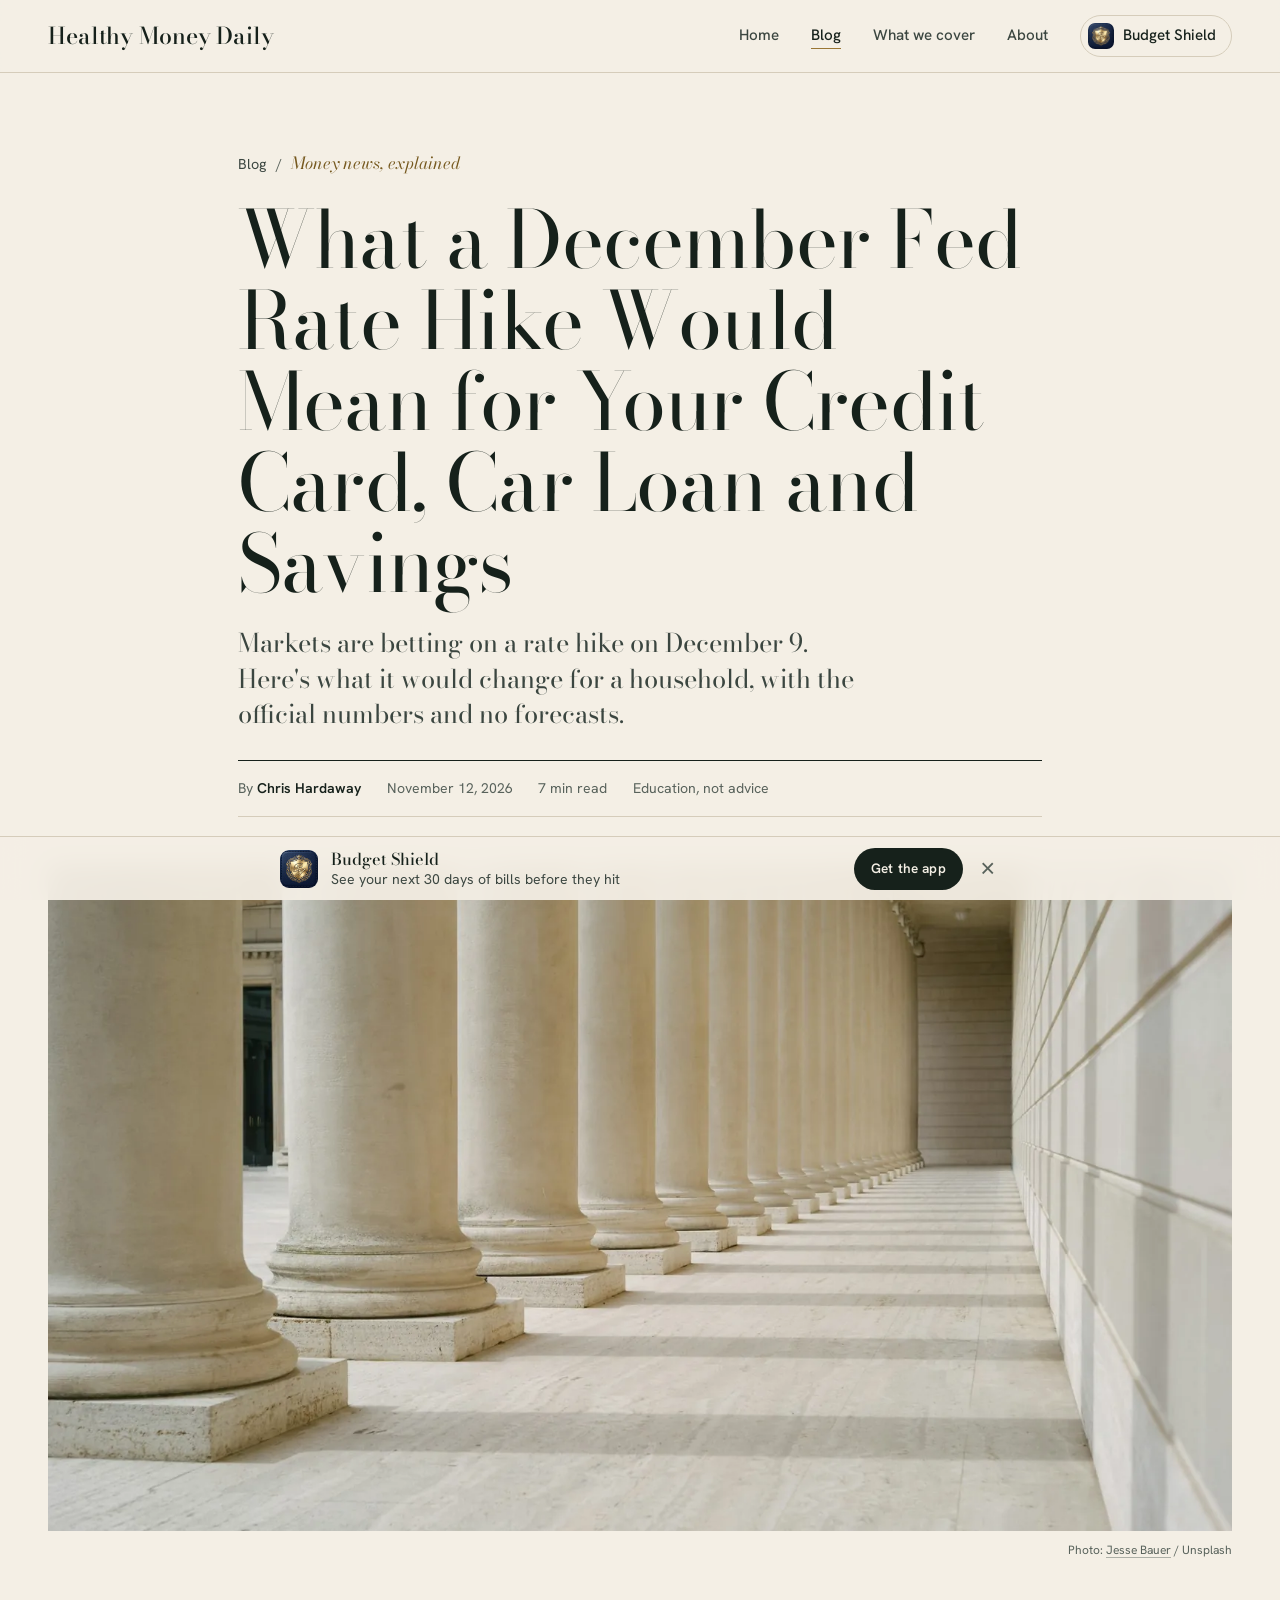
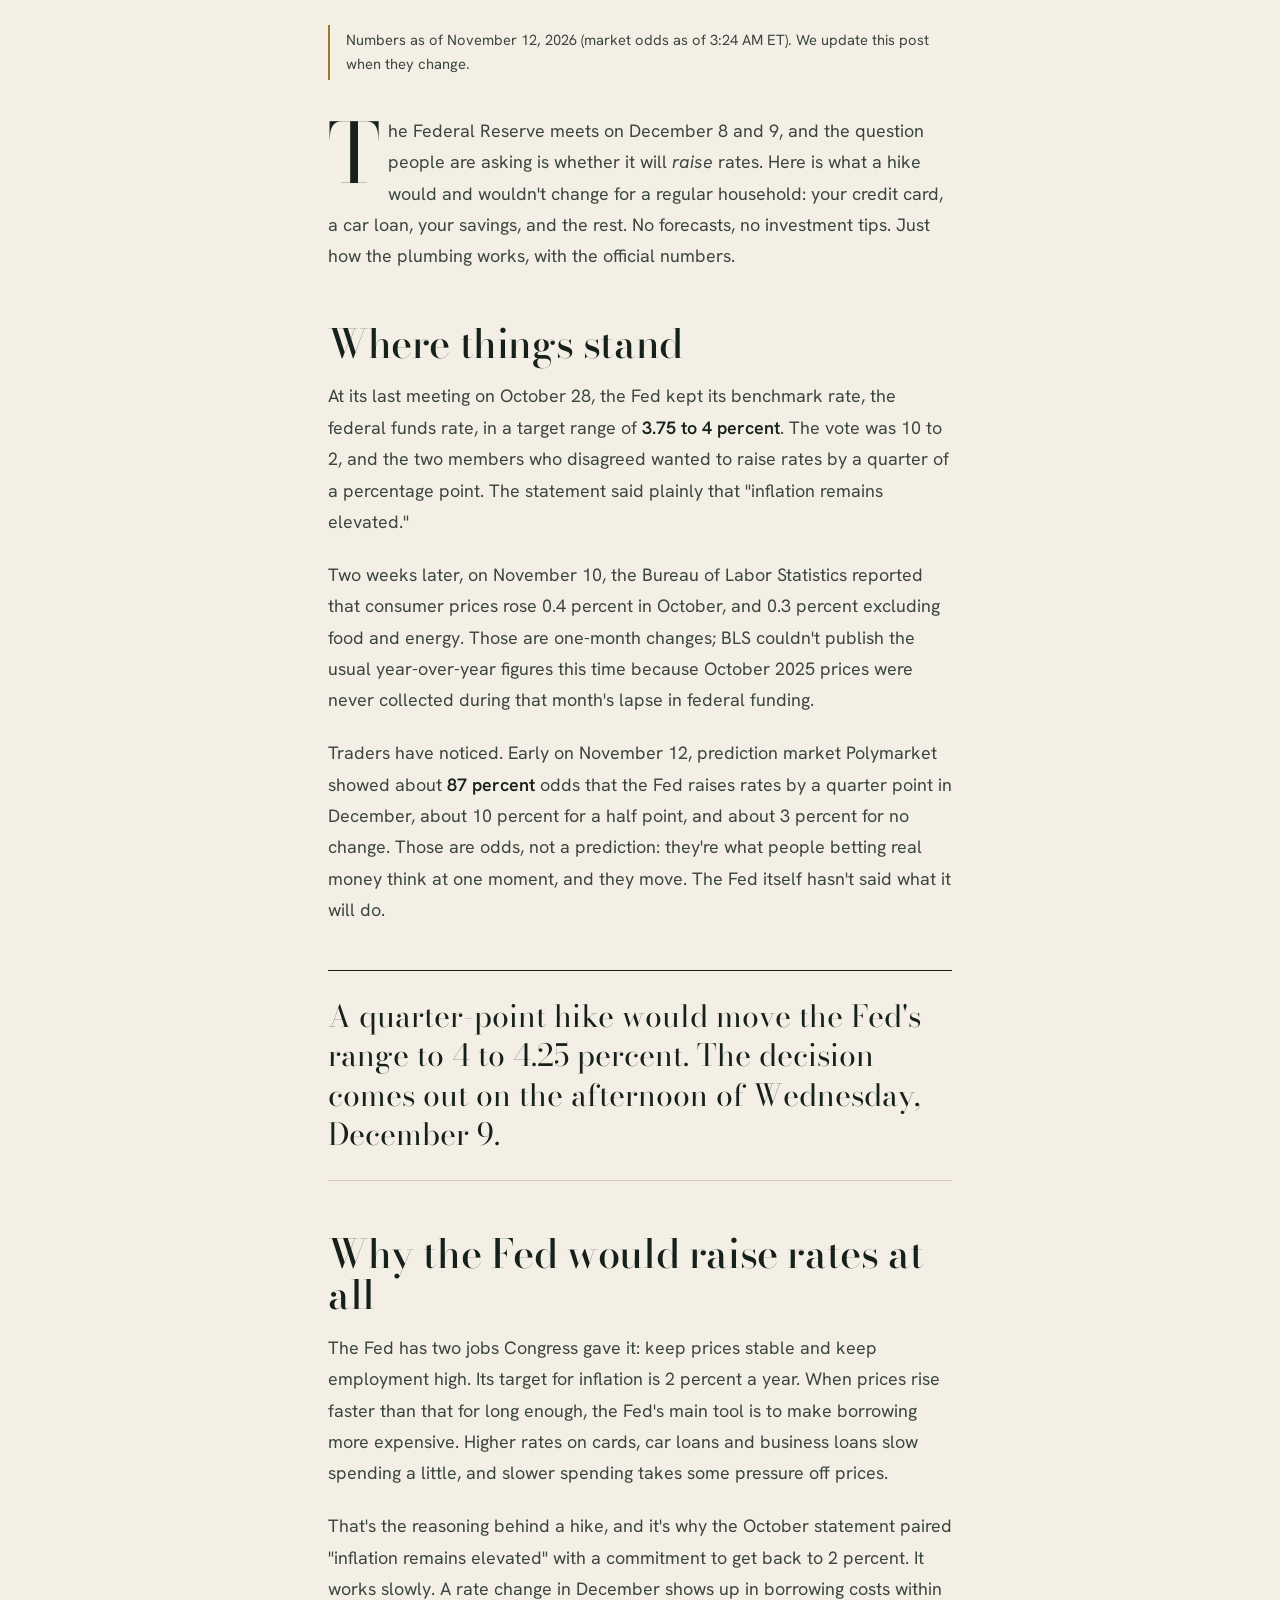
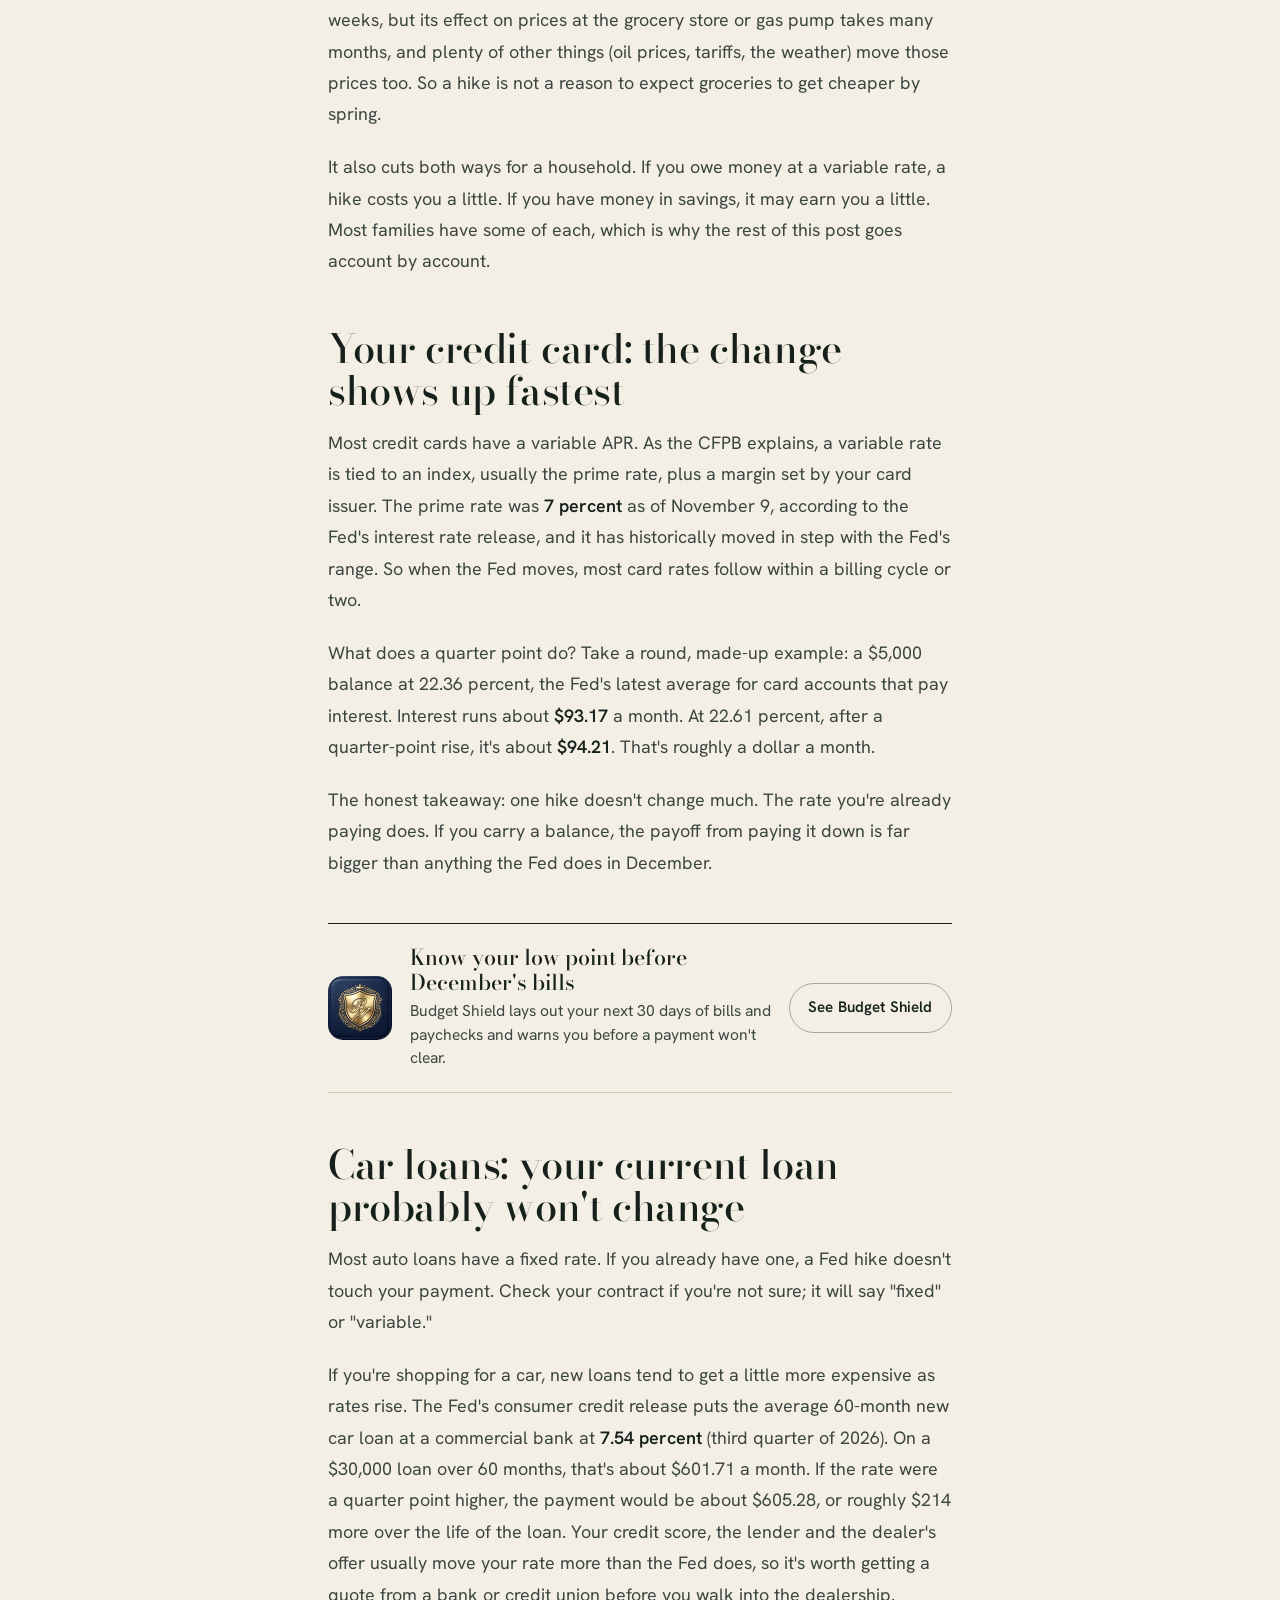
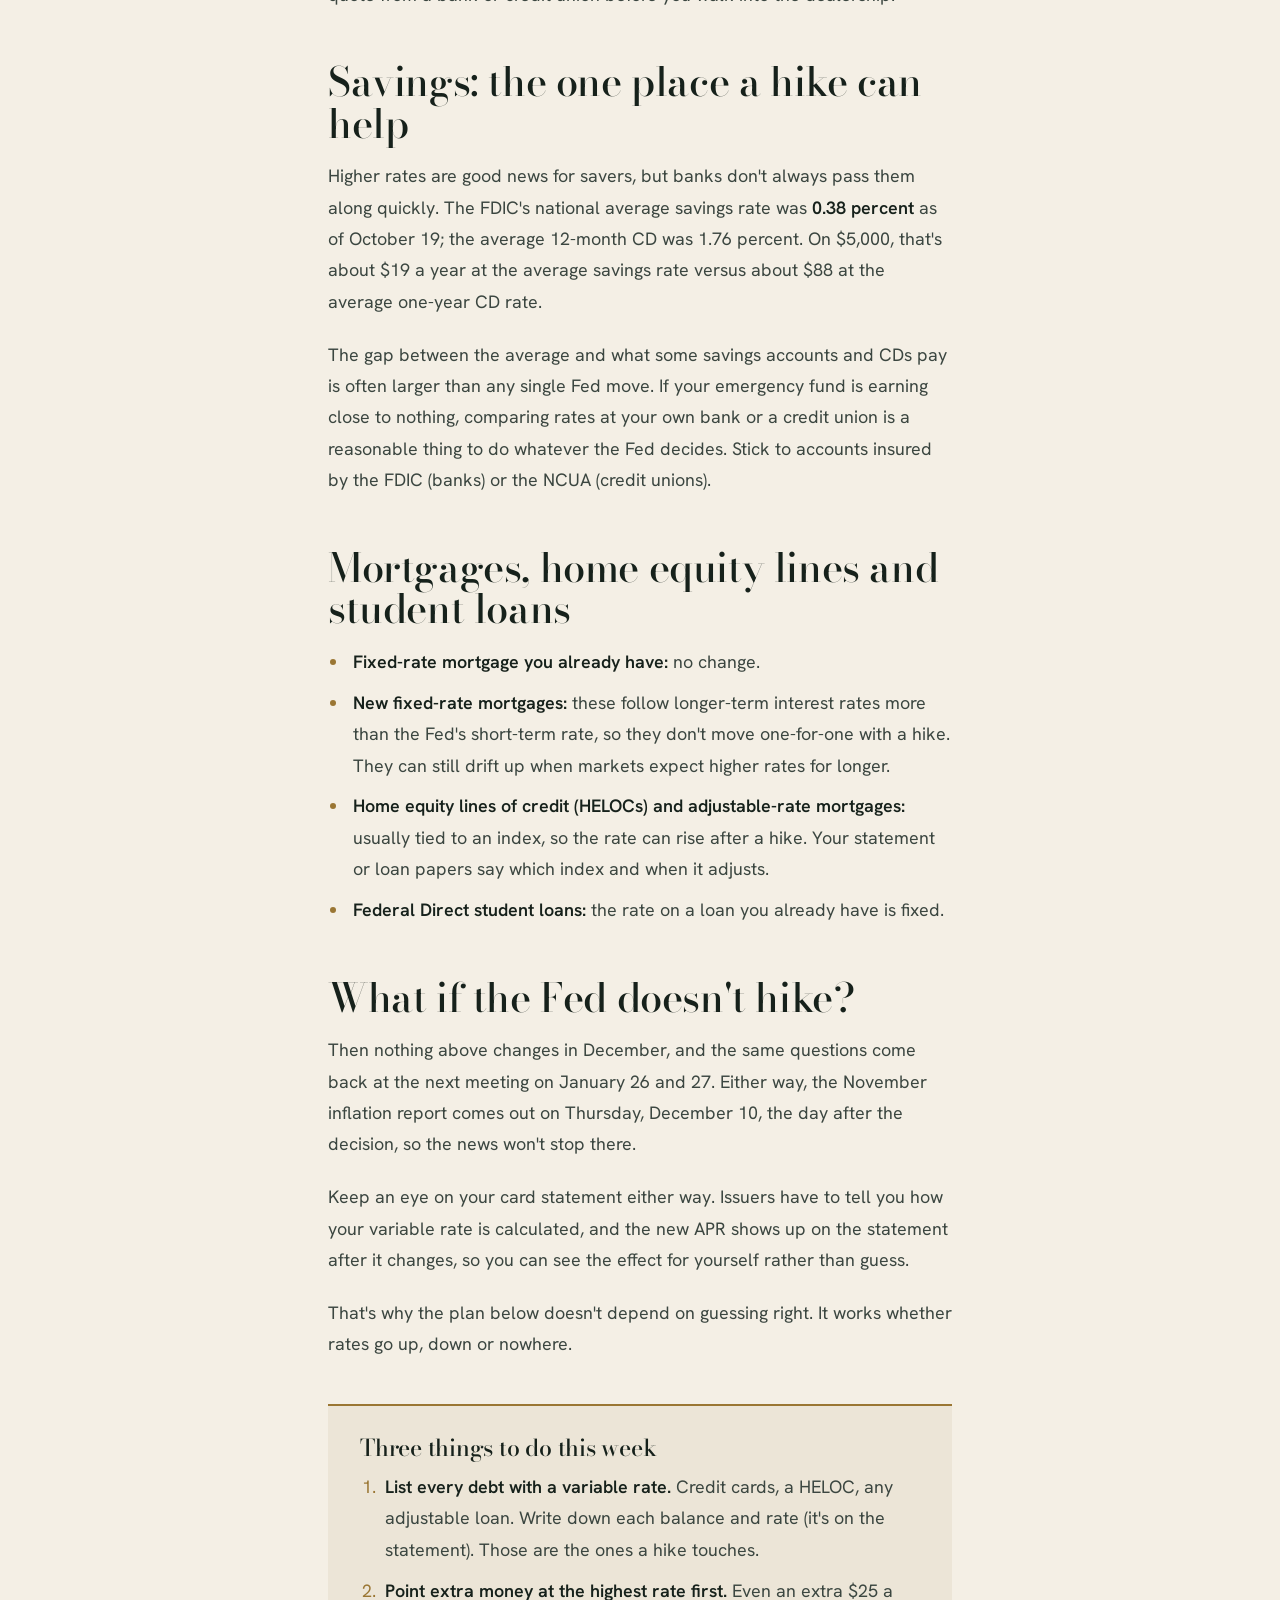
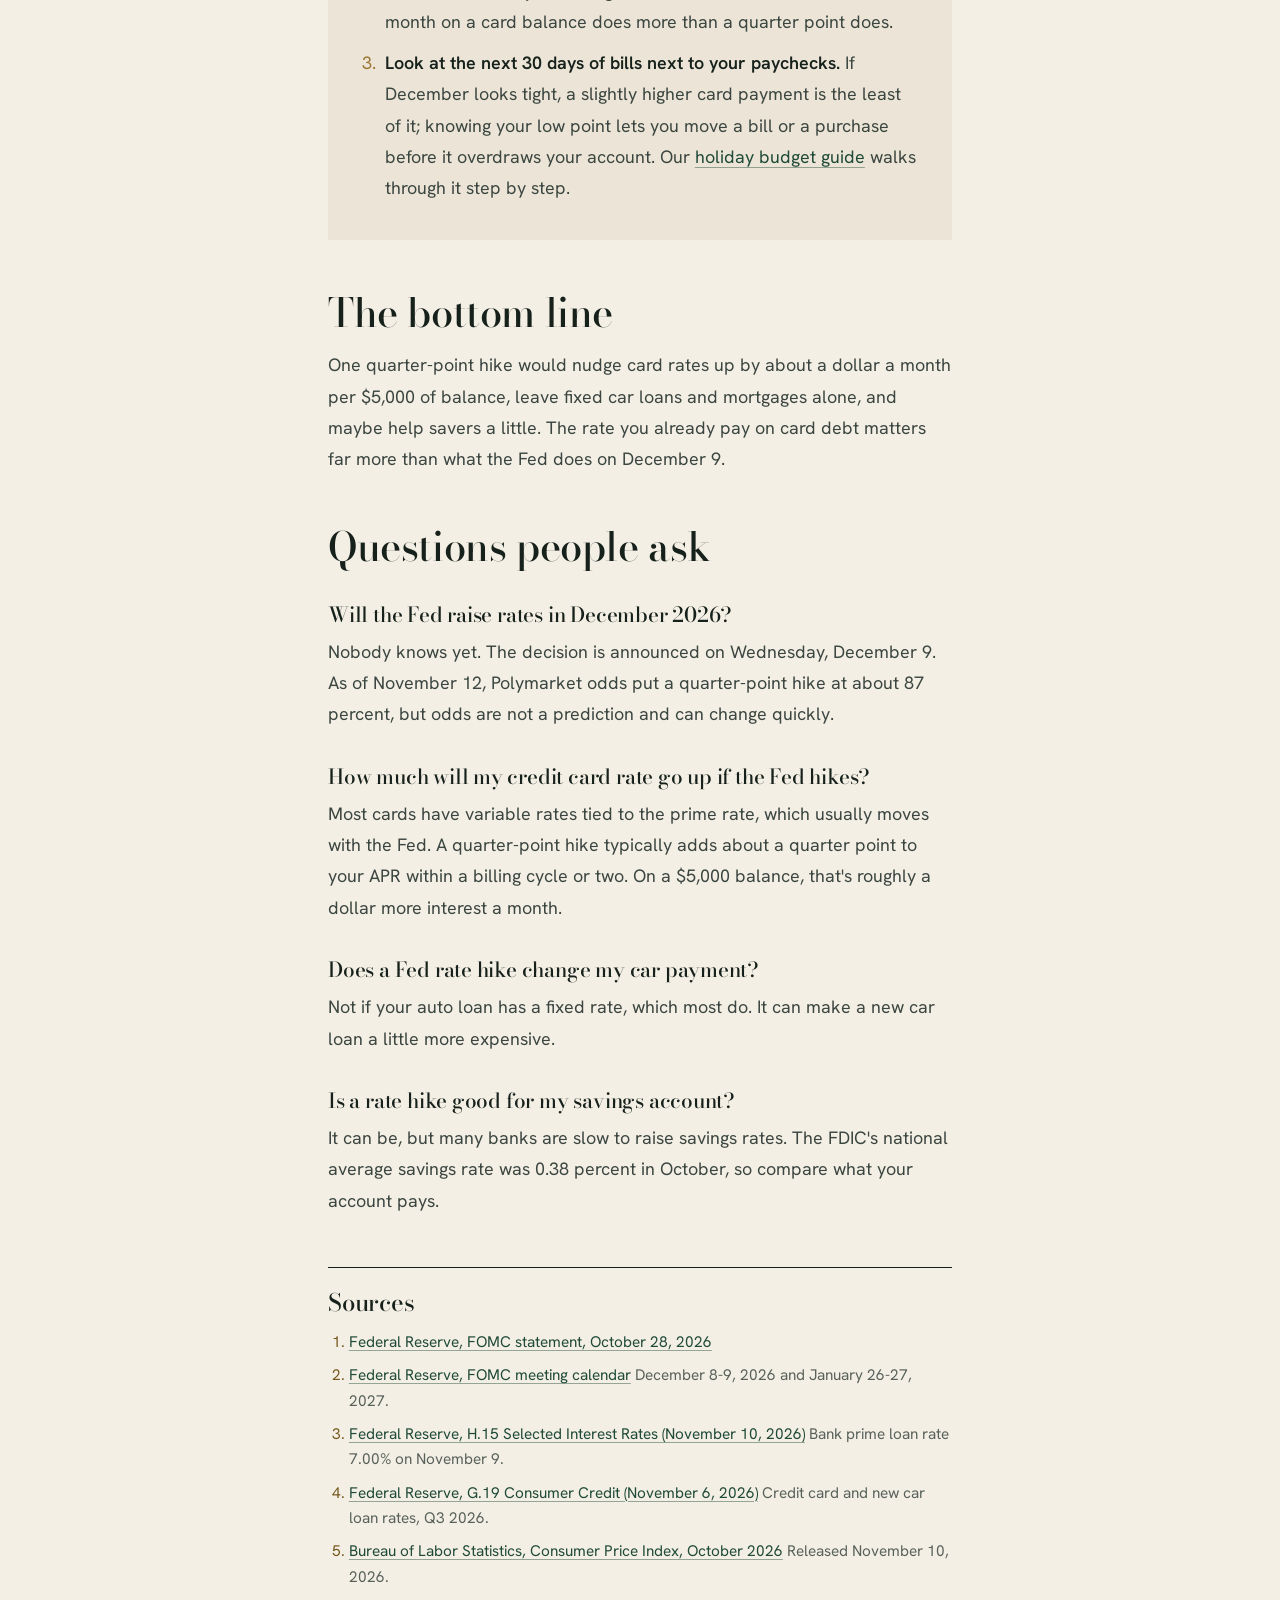
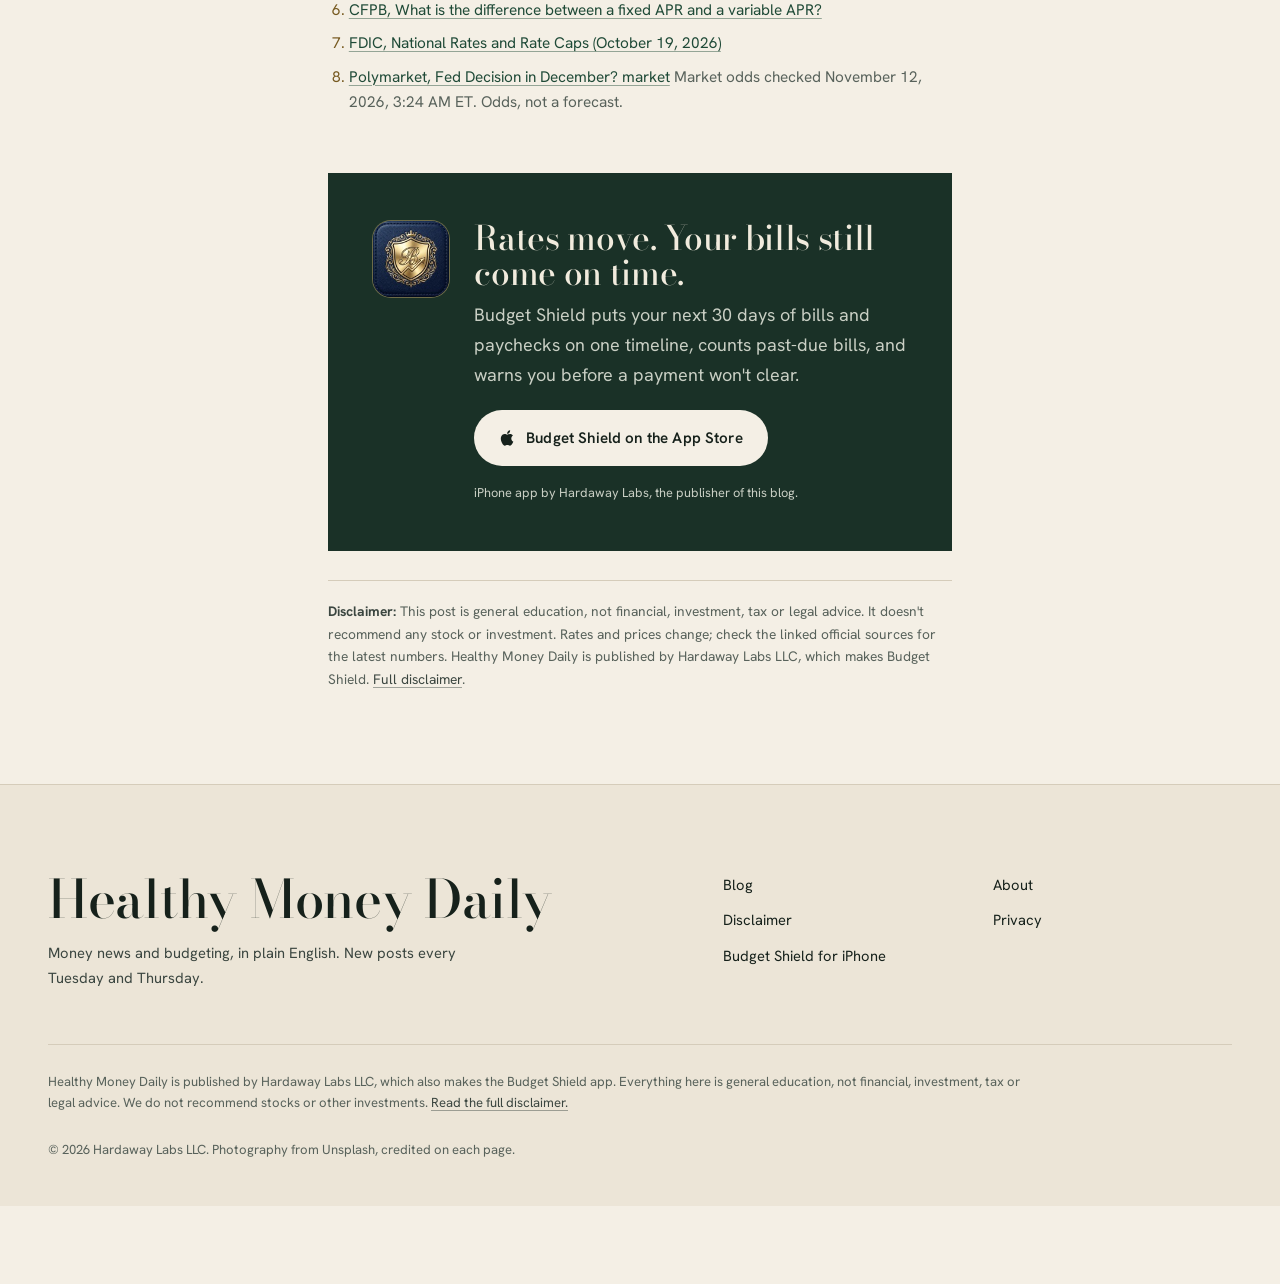
<file: blog/december-fed-rate-hike-what-it-means.html>
<!DOCTYPE html>
<html lang="en">
<head>
<meta charset="UTF-8">
<meta name="viewport" content="width=device-width, initial-scale=1">
<title>What a December Fed Rate Hike Would Mean for Your Credit Card, Car Loan and Savings | Healthy Money Daily</title>
<meta name="description" content="If the Fed raises rates on December 9, 2026, here&#x27;s what changes for your credit card APR, a car loan, and your savings, with official Fed and FDIC numbers.">
<link rel="canonical" href="https://www.healthymoneydaily.com/blog/december-fed-rate-hike-what-it-means">

<meta property="og:site_name" content="Healthy Money Daily">
<meta property="og:title" content="What a December Fed Rate Hike Would Mean for Your Credit Card, Car Loan and Savings | Healthy Money Daily">
<meta property="og:description" content="If the Fed raises rates on December 9, 2026, here&#x27;s what changes for your credit card APR, a car loan, and your savings, with official Fed and FDIC numbers.">
<meta property="og:type" content="article">
<meta property="og:url" content="https://www.healthymoneydaily.com/blog/december-fed-rate-hike-what-it-means">
<meta property="og:image" content="https://www.healthymoneydaily.com/blog/images/december-fed-rate-hike-what-it-means-og.jpg">
<meta name="twitter:card" content="summary_large_image">
<meta name="twitter:image" content="https://www.healthymoneydaily.com/blog/images/december-fed-rate-hike-what-it-means-og.jpg">
<meta name="theme-color" content="#F4EFE5" media="(prefers-color-scheme: light)">
<meta name="theme-color" content="#0F1612" media="(prefers-color-scheme: dark)">
<link rel="icon" href="/assets/favicon.svg" type="image/svg+xml">
<link rel="icon" href="/assets/favicon-32.png" sizes="32x32" type="image/png">
<link rel="apple-touch-icon" href="/assets/apple-touch-icon.png">
<link rel="alternate" type="text/plain" href="/llms.txt" title="llms.txt">
<link rel="preconnect" href="https://fonts.googleapis.com"><link rel="preconnect" href="https://fonts.gstatic.com" crossorigin>
<link href="https://fonts.googleapis.com/css2?family=Bodoni+Moda:ital,opsz,wght@0,6..96,400..700;1,6..96,400..600&family=Hanken+Grotesk:wght@400;500;600&display=swap" rel="stylesheet">
<link rel="stylesheet" href="/assets/site.css?v=14f8d21a7b">
<script>document.documentElement.classList.add('js');setTimeout(function(){if(!window.__hmdReady)document.documentElement.classList.remove('js')},2500)</script>
<meta name="keywords" content="fed rate hike december 2026, what does a fed rate hike mean for me, fed rate hike credit card, fed rate hike car loan, fed rate hike savings account, fomc december 2026">
<meta property="article:published_time" content="2026-11-12">
<style>
.article{padding:clamp(2.6rem,6vw,5rem) 0 clamp(3rem,6vw,5rem)}
.art-head{max-width:900px;margin:0 auto;padding:0 var(--gutter)}
.crumb{display:flex;gap:.6rem;flex-wrap:wrap;align-items:baseline;font-size:.9rem;color:var(--ink-3);margin-bottom:1.4rem}
.crumb a{color:var(--ink-2);text-decoration:none}
.crumb a:hover{color:var(--ink)}
.crumb .lane{font-family:var(--display);font-style:italic;font-size:1.05rem;color:var(--brass-ink)}
.art-head h1{font-size:clamp(2.5rem,6.2vw,5rem);line-height:1.02;font-weight:400;margin-bottom:1.3rem}
.deck{font-family:var(--display);font-size:clamp(1.25rem,2.4vw,1.6rem);line-height:1.38;color:var(--ink-2);margin-bottom:1.8rem;max-width:40rem}
.byline{display:flex;flex-wrap:wrap;gap:.35rem 1.6rem;font-size:.88rem;color:var(--ink-3);padding:1rem 0;border-top:1px solid var(--rule-strong);border-bottom:1px solid var(--rule)}
.byline strong{color:var(--ink);font-weight:600}
.art-hero{max-width:1360px;margin:clamp(2rem,4vw,3rem) auto clamp(2.4rem,5vw,4rem);padding:0 var(--gutter)}
.art-hero img{width:100%;aspect-ratio:16/9;object-fit:cover;background:var(--paper-2)}
.art-hero figcaption{font-size:.75rem;color:var(--ink-3);margin-top:.6rem;text-align:right}
.art-hero figcaption a{color:inherit}
@media(max-width:700px){.art-hero{padding:0}.art-hero img{aspect-ratio:4/3}.art-hero figcaption{padding:0 var(--gutter)}}
.art-body{max-width:720px;margin:0 auto;padding:0 var(--gutter)}
.asof{font-size:.92rem;color:var(--ink-2);border-left:2px solid var(--brass);padding:.2rem 0 .2rem 1rem;margin-bottom:2.2rem}
.post-body > p:first-child::first-letter{font-family:var(--display);float:left;font-size:4.6em;line-height:.82;padding:.06em .1em 0 0;color:var(--ink)}
.post-body h2{font-size:clamp(1.8rem,3.4vw,2.5rem);margin:3.2rem 0 1rem}
.post-body h3{font-size:1.45rem;margin:2.2rem 0 .6rem}
.post-body p,.post-body li{color:var(--ink-2);font-size:1.12rem;line-height:1.75}
.post-body p{margin-bottom:1.35rem}
.post-body strong{color:var(--ink);font-weight:600}
.post-body a{color:var(--link)}
.post-body a.btn{color:var(--ink);text-decoration:none}
.post-body ul,.post-body ol{margin:0 0 1.5rem 1.3rem}
.post-body li{margin-bottom:.6rem;padding-left:.25rem}
.post-body li::marker{color:var(--brass)}
.post-body table{width:100%;border-collapse:collapse;margin:1.6rem 0 2rem;font-size:1rem;font-variant-numeric:tabular-nums}
.post-body th,.post-body td{text-align:left;padding:.75rem .6rem .75rem 0;border-bottom:1px solid var(--rule);vertical-align:top}
.post-body th{font-weight:600;font-size:.86rem;color:var(--ink);border-bottom:1px solid var(--rule-strong)}
.post-body td{color:var(--ink-2)}
.table-scroll{overflow-x:auto;-webkit-overflow-scrolling:touch}
.key{margin:2.8rem 0;padding:1.6rem 0;border-top:1px solid var(--rule-strong);border-bottom:1px solid var(--rule)}
.key p{font-family:var(--display);font-size:clamp(1.45rem,2.8vw,1.9rem);line-height:1.3;color:var(--ink) !important;margin:0 !important}
.todo{background:var(--paper-2);padding:1.8rem clamp(1.2rem,3vw,2rem) .8rem;margin:2.8rem 0;border-top:2px solid var(--brass)}
.todo h3,.todo h2{margin-top:0 !important}
.app-card{display:grid;grid-template-columns:64px minmax(0,1fr) auto;gap:1.1rem;align-items:center;border-top:1px solid var(--rule-strong);border-bottom:1px solid var(--rule);padding:1.4rem 0;margin:2.8rem 0}
.app-card img{width:64px;height:64px;border-radius:15px}
.app-card .t{font-family:var(--display);font-weight:500;font-size:1.35rem;line-height:1.15;color:var(--ink) !important;margin:0 0 .2rem !important}
.app-card .d{font-size:.98rem !important;color:var(--ink-2);margin:0 !important;line-height:1.5 !important}
.app-card .btn{padding:.7rem 1.15rem}
@media(max-width:560px){.app-card{grid-template-columns:56px minmax(0,1fr)}.app-card img{width:56px;height:56px}.app-card .btn{grid-column:1/-1}}
.faq h3{font-size:1.3rem}
.sources{margin:3.2rem 0 0;padding-top:1.4rem;border-top:1px solid var(--rule-strong)}
.sources h2{font-size:1.5rem;margin:0 0 .9rem}
.sources ol{margin:0 0 0 1.3rem;font-size:.96rem;color:var(--ink-2)}
.sources li{margin-bottom:.5rem}
.sources li::marker{color:var(--brass-ink);font-variant-numeric:tabular-nums}
.sources li span{color:var(--ink-3)}
.cta-box{background:var(--forest);color:var(--on-forest);padding:clamp(2rem,5vw,3rem) clamp(1.4rem,4vw,2.8rem);margin:3.6rem 0 1.6rem;display:grid;grid-template-columns:auto minmax(0,1fr);gap:1.2rem 1.6rem;align-items:start}
.cta-box > img{width:76px;height:76px;border-radius:18px;box-shadow:0 0 0 1px rgba(210,178,113,.45)}
.cta-box h2{color:var(--on-forest);font-size:clamp(1.6rem,3vw,2.1rem);margin:0 0 .6rem}
.cta-box p{color:var(--on-forest-2);margin:0 0 1.3rem}
.cta-box .fine{font-size:.8rem;margin:1rem 0 0}
@media(max-width:520px){.cta-box{grid-template-columns:1fr}}
.post-disc{font-size:.86rem;line-height:1.65;color:var(--ink-3);border-top:1px solid var(--rule);padding-top:1.2rem;margin-top:1.8rem}
.post-disc strong{color:var(--ink-2)}
.post-disc a{color:var(--ink-2)}
#hmd-sticky{position:fixed;left:0;right:0;bottom:0;z-index:60;background:color-mix(in srgb,var(--paper) 94%,transparent);backdrop-filter:blur(12px);-webkit-backdrop-filter:blur(12px);border-top:1px solid var(--rule);padding:.65rem var(--gutter) calc(.65rem + env(safe-area-inset-bottom,0px))}
#hmd-sticky .in{max-width:720px;margin:0 auto;display:flex;align-items:center;gap:.8rem}
#hmd-sticky img{width:38px;height:38px;border-radius:9px;flex-shrink:0}
#hmd-sticky .tx{flex:1;font-size:.88rem;color:var(--ink-2);line-height:1.3;min-width:0;display:flex;flex-direction:column}
#hmd-sticky .tx strong{color:var(--ink);font-family:var(--display);font-weight:500;font-size:1.02rem}
#hmd-sticky .btn{padding:.55rem 1rem;font-size:.85rem}
#hmd-sticky button{background:none;border:0;color:var(--ink-3);font-size:1.6rem;cursor:pointer;line-height:1;padding:.2rem .3rem}
body.has-sticky{padding-bottom:78px}
#hmd-sticky .short{display:none}
@media(max-width:520px){#hmd-sticky .long{display:none}#hmd-sticky .short{display:inline}#hmd-sticky .tx{font-size:.82rem}#hmd-sticky .btn{padding:.5rem .8rem;font-size:.8rem}}
</style>

<script type="application/ld+json">
{"@context": "https://schema.org", "@type": "Article", "headline": "What a December Fed Rate Hike Would Mean for Your Credit Card, Car Loan and Savings", "author": {"@type": "Person", "name": "Chris Hardaway", "url": "https://www.healthymoneydaily.com/about"}, "publisher": {"@type": "Organization", "name": "Hardaway Labs LLC", "url": "https://www.healthymoneydaily.com"}, "datePublished": "2026-11-12", "dateModified": "2026-11-12", "description": "If the Fed raises rates on December 9, 2026, here's what changes for your credit card APR, a car loan, and your savings, with official Fed and FDIC numbers.", "image": "https://www.healthymoneydaily.com/blog/images/december-fed-rate-hike-what-it-means-og.jpg", "mainEntityOfPage": "https://www.healthymoneydaily.com/blog/december-fed-rate-hike-what-it-means", "citation": ["https://www.federalreserve.gov/newsevents/pressreleases/monetary20261028a.htm", "https://www.federalreserve.gov/monetarypolicy/fomccalendars.htm", "https://www.federalreserve.gov/releases/h15/", "https://www.federalreserve.gov/releases/g19/current/default.htm", "https://www.bls.gov/news.release/cpi.nr0.htm", "https://www.consumerfinance.gov/ask-cfpb/what-is-the-difference-between-a-fixed-apr-and-a-variable-apr-en-45/", "https://www.fdic.gov/national-rates-and-rate-caps", "https://polymarket.com/event/fed-decision-in-december-20260729232808632"]}
</script>
<script type="application/ld+json">
{"@context": "https://schema.org", "@type": "FAQPage", "mainEntity": [{"@type": "Question", "name": "Will the Fed raise rates in December 2026?", "acceptedAnswer": {"@type": "Answer", "text": "Nobody knows yet. The decision is announced on Wednesday, December 9. As of November 12, Polymarket odds put a quarter-point hike at about 87 percent, but odds are not a prediction and can change quickly."}}, {"@type": "Question", "name": "How much will my credit card rate go up if the Fed hikes?", "acceptedAnswer": {"@type": "Answer", "text": "Most cards have variable rates tied to the prime rate, which usually moves with the Fed. A quarter-point hike typically adds about a quarter point to your APR within a billing cycle or two. On a $5,000 balance, that's roughly a dollar more interest a month."}}, {"@type": "Question", "name": "Does a Fed rate hike change my car payment?", "acceptedAnswer": {"@type": "Answer", "text": "Not if your auto loan has a fixed rate, which most do. It can make a new car loan a little more expensive."}}, {"@type": "Question", "name": "Is a rate hike good for my savings account?", "acceptedAnswer": {"@type": "Answer", "text": "It can be, but many banks are slow to raise savings rates. The FDIC's national average savings rate was 0.38 percent in October, so compare what your account pays."}}]}
</script>
<script>
!function(t,e){var o,n,p,r;e.__SV||(window.posthog=e,e._i=[],e.init=function(i,s,a){function g(t,e){var o=e.split(".");2==o.length&&(t=t[o[0]],e=o[1]),t[e]=function(){t.push([e].concat(Array.prototype.slice.call(arguments,0)))}}(p=t.createElement("script")).type="text/javascript",p.crossOrigin="anonymous",p.async=!0,p.src=s.api_host.replace(".i.posthog.com","-assets.i.posthog.com")+"/static/array.js",(r=t.getElementsByTagName("script")[0]).parentNode.insertBefore(p,r);var u=e;for(void 0!==a?u=e[a]=[]:a="posthog",u.people=u.people||[],u.toString=function(t){var e="posthog";return"posthog"!==a&&(e+="."+a),t||(e+=" (stub)"),e},u.people.toString=function(){return u.toString(1)+".people (stub)"},o="init capture register register_once register_for_session unregister unregister_for_session getFeatureFlag getFeatureFlagPayload isFeatureEnabled reloadFeatureFlags updateEarlyAccessFeatureEnrollment getEarlyAccessFeatures on onFeatureFlags onSessionId getSurveys getActiveMatchingSurveys renderSurvey canRenderSurvey identify setPersonProperties group resetGroups setPersonPropertiesForFlags resetPersonPropertiesForFlags setGroupPropertiesForFlags resetGroupPropertiesForFlags reset get_distinct_id getGroups get_session_id get_session_replay_url alias set_config startSessionRecording stopSessionRecording sessionRecordingStarted captureException loadToolbar get_property getSessionProperty createPersonProfile opt_in_capturing opt_out_capturing has_opted_in_capturing has_opted_out_capturing clear_opt_in_out_capturing debug getPageviewId".split(" "),n=0;n<o.length;n++)g(u,o[n]);e._i.push([i,s,a])},e.__SV=1)}(document,window.posthog||[]);
if(!/^(localhost|127\.0\.0\.1)$/.test(location.hostname)){posthog.init('phc_vSKzzfR42VZJEoZTw2EG5QbjHtL85dCPSSJfY5z2WFLj',{api_host:'https://us.i.posthog.com',person_profiles:'identified_only',capture_pageview:true,disable_session_recording:true,loaded:function(ph){ph.register({site:'healthymoneydaily'})}});}
</script>
</head><body>
<a class="skip" href="#main">Skip to content</a>
<nav class="nav" aria-label="Main">
  <div class="wrap">
    <a class="brand" href="/">Healthy Money Daily</a>
    <button class="nav-toggle" aria-label="Menu" aria-expanded="false" aria-controls="nav-links"><span></span><span></span><span></span></button>
    <div class="nav-links" id="nav-links">
      <a href="/">Home</a>
      <a href="/blog" aria-current="page">Blog</a>
      <a href="/#lanes">What we cover</a>
      <a href="/about">About</a>
      <a class="nav-app" data-placement="nav" rel="noopener" href="https://apps.apple.com/app/id6766591206?pt=128318750&amp;ct=hmd_nav&amp;mt=8"><img src="/assets/budget-shield.jpg" alt="" width="26" height="26">Budget Shield</a>
    </div>
  </div>
</nav>
<main id="main">
<article class="article">
  <header class="art-head">
    <p class="crumb"><a href="/blog">Blog</a><span aria-hidden="true">/</span><span class="lane">Money news, explained</span></p>
    <h1>What a December Fed Rate Hike Would Mean for Your Credit Card, Car Loan and Savings</h1>
    <p class="deck">Markets are betting on a rate hike on December 9. Here&#x27;s what it would change for a household, with the official numbers and no forecasts.</p>
    <div class="byline"><span>By <strong>Chris Hardaway</strong></span><time datetime="2026-11-12">November 12, 2026</time><span>7 min read</span><span>Education, not advice</span></div>
  </header>
  <figure class="art-hero"><img src="/assets/photos/colonnade-1600.webp" srcset="/assets/photos/colonnade-800.webp 800w, /assets/photos/colonnade-1600.webp 1600w" sizes="(min-width: 1360px) 1360px, 100vw" alt="Morning light along a colonnade of pale stone columns, the kind of building where rate decisions are made" width="1600" height="1066" fetchpriority="high" style="object-position:50% 50%"><figcaption>Photo: <a href="https://unsplash.com/photos/7O7SjwqCPfc" rel="noopener">Jesse Bauer</a> / Unsplash</figcaption></figure>
  <div class="art-body">
  <p class="asof">Numbers as of November 12, 2026 (market odds as of 3:24 AM ET). We update this post when they change.</p>
  <div class="post-body">
<p>The Federal Reserve meets on December 8 and 9, and the question people are asking is whether it will <em>raise</em> rates. Here is what a hike would and wouldn't change for a regular household: your credit card, a car loan, your savings, and the rest. No forecasts, no investment tips. Just how the plumbing works, with the official numbers.</p>

<h2>Where things stand</h2>

<p>At its last meeting on October 28, the Fed kept its benchmark rate, the federal funds rate, in a target range of <strong>3.75 to 4 percent</strong>. The vote was 10 to 2, and the two members who disagreed wanted to raise rates by a quarter of a percentage point. The statement said plainly that "inflation remains elevated."</p>

<p>Two weeks later, on November 10, the Bureau of Labor Statistics reported that consumer prices rose 0.4 percent in October, and 0.3 percent excluding food and energy. Those are one-month changes; BLS couldn't publish the usual year-over-year figures this time because October 2025 prices were never collected during that month's lapse in federal funding.</p>

<p>Traders have noticed. Early on November 12, prediction market Polymarket showed about <strong>87 percent</strong> odds that the Fed raises rates by a quarter point in December, about 10 percent for a half point, and about 3 percent for no change. Those are odds, not a prediction: they're what people betting real money think at one moment, and they move. The Fed itself hasn't said what it will do.</p>

<div class="key"><p>A quarter-point hike would move the Fed's range to 4 to 4.25 percent. The decision comes out on the afternoon of Wednesday, December 9.</p></div>

<h2>Why the Fed would raise rates at all</h2>

<p>The Fed has two jobs Congress gave it: keep prices stable and keep employment high. Its target for inflation is 2 percent a year. When prices rise faster than that for long enough, the Fed's main tool is to make borrowing more expensive. Higher rates on cards, car loans and business loans slow spending a little, and slower spending takes some pressure off prices.</p>

<p>That's the reasoning behind a hike, and it's why the October statement paired "inflation remains elevated" with a commitment to get back to 2 percent. It works slowly. A rate change in December shows up in borrowing costs within weeks, but its effect on prices at the grocery store or gas pump takes many months, and plenty of other things (oil prices, tariffs, the weather) move those prices too. So a hike is not a reason to expect groceries to get cheaper by spring.</p>

<p>It also cuts both ways for a household. If you owe money at a variable rate, a hike costs you a little. If you have money in savings, it may earn you a little. Most families have some of each, which is why the rest of this post goes account by account.</p>

<h2>Your credit card: the change shows up fastest</h2>

<p>Most credit cards have a variable APR. As the CFPB explains, a variable rate is tied to an index, usually the prime rate, plus a margin set by your card issuer. The prime rate was <strong>7 percent</strong> as of November 9, according to the Fed's interest rate release, and it has historically moved in step with the Fed's range. So when the Fed moves, most card rates follow within a billing cycle or two.</p>

<p>What does a quarter point do? Take a round, made-up example: a $5,000 balance at 22.36 percent, the Fed's latest average for card accounts that pay interest. Interest runs about <strong>$93.17</strong> a month. At 22.61 percent, after a quarter-point rise, it's about <strong>$94.21</strong>. That's roughly a dollar a month.</p>

<p>The honest takeaway: one hike doesn't change much. The rate you're already paying does. If you carry a balance, the payoff from paying it down is far bigger than anything the Fed does in December.</p>

<aside class="app-card" aria-label="Budget Shield">
          <img src="/assets/budget-shield.jpg" alt="" width="64" height="64">
          <div class="t-wrap"><p class="t">Know your low point before December&#x27;s bills</p><p class="d">Budget Shield lays out your next 30 days of bills and paychecks and warns you before a payment won&#x27;t clear.</p></div>
          <a class="btn btn-line" data-placement="mid" rel="noopener" href="https://apps.apple.com/app/id6766591206?pt=128318750&amp;ct=hmd_mid&amp;mt=8">See Budget Shield</a>
        </aside>

<h2>Car loans: your current loan probably won't change</h2>

<p>Most auto loans have a fixed rate. If you already have one, a Fed hike doesn't touch your payment. Check your contract if you're not sure; it will say "fixed" or "variable."</p>

<p>If you're shopping for a car, new loans tend to get a little more expensive as rates rise. The Fed's consumer credit release puts the average 60-month new car loan at a commercial bank at <strong>7.54 percent</strong> (third quarter of 2026). On a $30,000 loan over 60 months, that's about $601.71 a month. If the rate were a quarter point higher, the payment would be about $605.28, or roughly $214 more over the life of the loan. Your credit score, the lender and the dealer's offer usually move your rate more than the Fed does, so it's worth getting a quote from a bank or credit union before you walk into the dealership.</p>

<h2>Savings: the one place a hike can help</h2>

<p>Higher rates are good news for savers, but banks don't always pass them along quickly. The FDIC's national average savings rate was <strong>0.38 percent</strong> as of October 19; the average 12-month CD was 1.76 percent. On $5,000, that's about $19 a year at the average savings rate versus about $88 at the average one-year CD rate.</p>

<p>The gap between the average and what some savings accounts and CDs pay is often larger than any single Fed move. If your emergency fund is earning close to nothing, comparing rates at your own bank or a credit union is a reasonable thing to do whatever the Fed decides. Stick to accounts insured by the FDIC (banks) or the NCUA (credit unions).</p>

<h2>Mortgages, home equity lines and student loans</h2>

<ul>
  <li><strong>Fixed-rate mortgage you already have:</strong> no change.</li>
  <li><strong>New fixed-rate mortgages:</strong> these follow longer-term interest rates more than the Fed's short-term rate, so they don't move one-for-one with a hike. They can still drift up when markets expect higher rates for longer.</li>
  <li><strong>Home equity lines of credit (HELOCs) and adjustable-rate mortgages:</strong> usually tied to an index, so the rate can rise after a hike. Your statement or loan papers say which index and when it adjusts.</li>
  <li><strong>Federal Direct student loans:</strong> the rate on a loan you already have is fixed.</li>
</ul>

<h2>What if the Fed doesn't hike?</h2>

<p>Then nothing above changes in December, and the same questions come back at the next meeting on January 26 and 27. Either way, the November inflation report comes out on Thursday, December 10, the day after the decision, so the news won't stop there.</p>

<p>Keep an eye on your card statement either way. Issuers have to tell you how your variable rate is calculated, and the new APR shows up on the statement after it changes, so you can see the effect for yourself rather than guess.</p>

<p>That's why the plan below doesn't depend on guessing right. It works whether rates go up, down or nowhere.</p>

<div class="todo">
<h3>Three things to do this week</h3>
<ol>
  <li><strong>List every debt with a variable rate.</strong> Credit cards, a HELOC, any adjustable loan. Write down each balance and rate (it's on the statement). Those are the ones a hike touches.</li>
  <li><strong>Point extra money at the highest rate first.</strong> Even an extra $25 a month on a card balance does more than a quarter point does.</li>
  <li><strong>Look at the next 30 days of bills next to your paychecks.</strong> If December looks tight, a slightly higher card payment is the least of it; knowing your low point lets you move a bill or a purchase before it overdraws your account. Our <a href="/blog/how-to-budget-for-the-holidays-2026">holiday budget guide</a> walks through it step by step.</li>
</ol>
</div>

  <h2>The bottom line</h2>
  <p>One quarter-point hike would nudge card rates up by about a dollar a month per $5,000 of balance, leave fixed car loans and mortgages alone, and maybe help savers a little. The rate you already pay on card debt matters far more than what the Fed does on December 9.</p>

  <div class="faq">
  <h2>Questions people ask</h2>
  <h3>Will the Fed raise rates in December 2026?</h3>
  <p>Nobody knows yet. The decision is announced on Wednesday, December 9. As of November 12, Polymarket odds put a quarter-point hike at about 87 percent, but odds are not a prediction and can change quickly.</p>
  <h3>How much will my credit card rate go up if the Fed hikes?</h3>
  <p>Most cards have variable rates tied to the prime rate, which usually moves with the Fed. A quarter-point hike typically adds about a quarter point to your APR within a billing cycle or two. On a $5,000 balance, that's roughly a dollar more interest a month.</p>
  <h3>Does a Fed rate hike change my car payment?</h3>
  <p>Not if your auto loan has a fixed rate, which most do. It can make a new car loan a little more expensive.</p>
  <h3>Is a rate hike good for my savings account?</h3>
  <p>It can be, but many banks are slow to raise savings rates. The FDIC's national average savings rate was 0.38 percent in October, so compare what your account pays.</p>
  </div>
  </div>

  <section class="sources" aria-label="Sources">
    <h2>Sources</h2>
    <ol>
      <li><a href="https://www.federalreserve.gov/newsevents/pressreleases/monetary20261028a.htm" rel="noopener">Federal Reserve, FOMC statement, October 28, 2026</a></li>
      <li><a href="https://www.federalreserve.gov/monetarypolicy/fomccalendars.htm" rel="noopener">Federal Reserve, FOMC meeting calendar</a> <span>December 8-9, 2026 and January 26-27, 2027.</span></li>
      <li><a href="https://www.federalreserve.gov/releases/h15/" rel="noopener">Federal Reserve, H.15 Selected Interest Rates (November 10, 2026)</a> <span>Bank prime loan rate 7.00% on November 9.</span></li>
      <li><a href="https://www.federalreserve.gov/releases/g19/current/default.htm" rel="noopener">Federal Reserve, G.19 Consumer Credit (November 6, 2026)</a> <span>Credit card and new car loan rates, Q3 2026.</span></li>
      <li><a href="https://www.bls.gov/news.release/cpi.nr0.htm" rel="noopener">Bureau of Labor Statistics, Consumer Price Index, October 2026</a> <span>Released November 10, 2026.</span></li>
      <li><a href="https://www.consumerfinance.gov/ask-cfpb/what-is-the-difference-between-a-fixed-apr-and-a-variable-apr-en-45/" rel="noopener">CFPB, What is the difference between a fixed APR and a variable APR?</a></li>
      <li><a href="https://www.fdic.gov/national-rates-and-rate-caps" rel="noopener">FDIC, National Rates and Rate Caps (October 19, 2026)</a></li>
      <li><a href="https://polymarket.com/event/fed-decision-in-december-20260729232808632" rel="noopener">Polymarket, Fed Decision in December? market</a> <span>Market odds checked November 12, 2026, 3:24 AM ET. Odds, not a forecast.</span></li>
    </ol>
  </section>

  <aside class="cta-box" aria-label="Budget Shield">
    <img src="/assets/budget-shield.jpg" alt="Budget Shield app icon" width="76" height="76">
    <div>
      <h2>Rates move. Your bills still come on time.</h2>
      <p>Budget Shield puts your next 30 days of bills and paychecks on one timeline, counts past-due bills, and warns you before a payment won&#x27;t clear.</p>
      <a class="btn btn-ivory" data-placement="cta_box" rel="noopener" href="https://apps.apple.com/app/id6766591206?pt=128318750&amp;ct=hmd_cta&amp;mt=8"><svg viewBox="0 0 24 24" aria-hidden="true"><path d="M16.37 12.6c-.03-2.6 2.12-3.85 2.22-3.91-1.21-1.77-3.09-2.01-3.76-2.04-1.6-.16-3.12.94-3.93.94-.81 0-2.06-.92-3.39-.89-1.74.03-3.35 1.01-4.25 2.57-1.81 3.14-.46 7.8 1.3 10.35.86 1.25 1.89 2.65 3.23 2.6 1.3-.05 1.79-.84 3.36-.84 1.57 0 2.01.84 3.38.81 1.4-.02 2.28-1.27 3.13-2.53.99-1.45 1.4-2.85 1.42-2.92-.03-.01-2.72-1.04-2.75-4.14zM13.79 4.97c.71-.86 1.19-2.06 1.06-3.25-1.02.04-2.26.68-3 1.54-.66.76-1.23 1.98-1.08 3.15 1.14.09 2.3-.58 3.02-1.44z"/></svg>Budget Shield on the App Store</a>
      <p class="fine">iPhone app by Hardaway Labs, the publisher of this blog.</p>
    </div>
  </aside>

  <p class="post-disc"><strong>Disclaimer:</strong> This post is general education, not financial, investment, tax or legal advice. It doesn't recommend any stock or investment. Rates and prices change; check the linked official sources for the latest numbers. Healthy Money Daily is published by Hardaway Labs LLC, which makes Budget Shield. <a href="/disclaimer">Full disclaimer</a>.</p>
  </div>
</article>
</main>
<footer>
  <div class="wrap">
    <div class="foot">
      <div>
        <a class="brand" href="/">Healthy Money Daily</a>
        <p class="tagline">Money news and budgeting, in plain English. New posts every Tuesday and Thursday.</p>
      </div>
      <nav aria-label="Footer">
        <a href="/blog">Blog</a>
        <a href="/about">About</a>
        <a href="/disclaimer">Disclaimer</a>
        <a href="/privacy">Privacy</a>
        <a href="https://apps.apple.com/app/id6766591206?pt=128318750&amp;ct=hmd_footer&amp;mt=8" data-placement="footer" rel="noopener">Budget Shield for iPhone</a>
      </nav>
    </div>
    <p class="disc">Healthy Money Daily is published by Hardaway Labs LLC, which also makes the Budget Shield app. Everything here is general education, not financial, investment, tax or legal advice. We do not recommend stocks or other investments. <a href="/disclaimer">Read the full disclaimer.</a></p>
    <p class="disc">&copy; 2026 Hardaway Labs LLC. Photography from Unsplash, credited on each page.</p>
  </div>
</footer>
<div id="hmd-sticky" role="region" aria-label="Budget Shield" hidden>
  <div class="in">
    <img src="/assets/budget-shield.jpg" alt="" width="38" height="38">
    <span class="tx"><strong>Budget Shield</strong><span class="long">See your next 30 days of bills before they hit</span><span class="short">Your next 30 days of bills</span></span>
    <a class="btn btn-ink" data-placement="sticky" rel="noopener" href="https://apps.apple.com/app/id6766591206?pt=128318750&amp;ct=hmd_sticky&amp;mt=8">Get&nbsp;the&nbsp;app</a>
    <button id="hmd-sticky-close" aria-label="Close">&times;</button>
  </div>
</div>
<script src="/assets/site.js?v=b7bca02de7" defer></script>
</body>
</html>
</file>
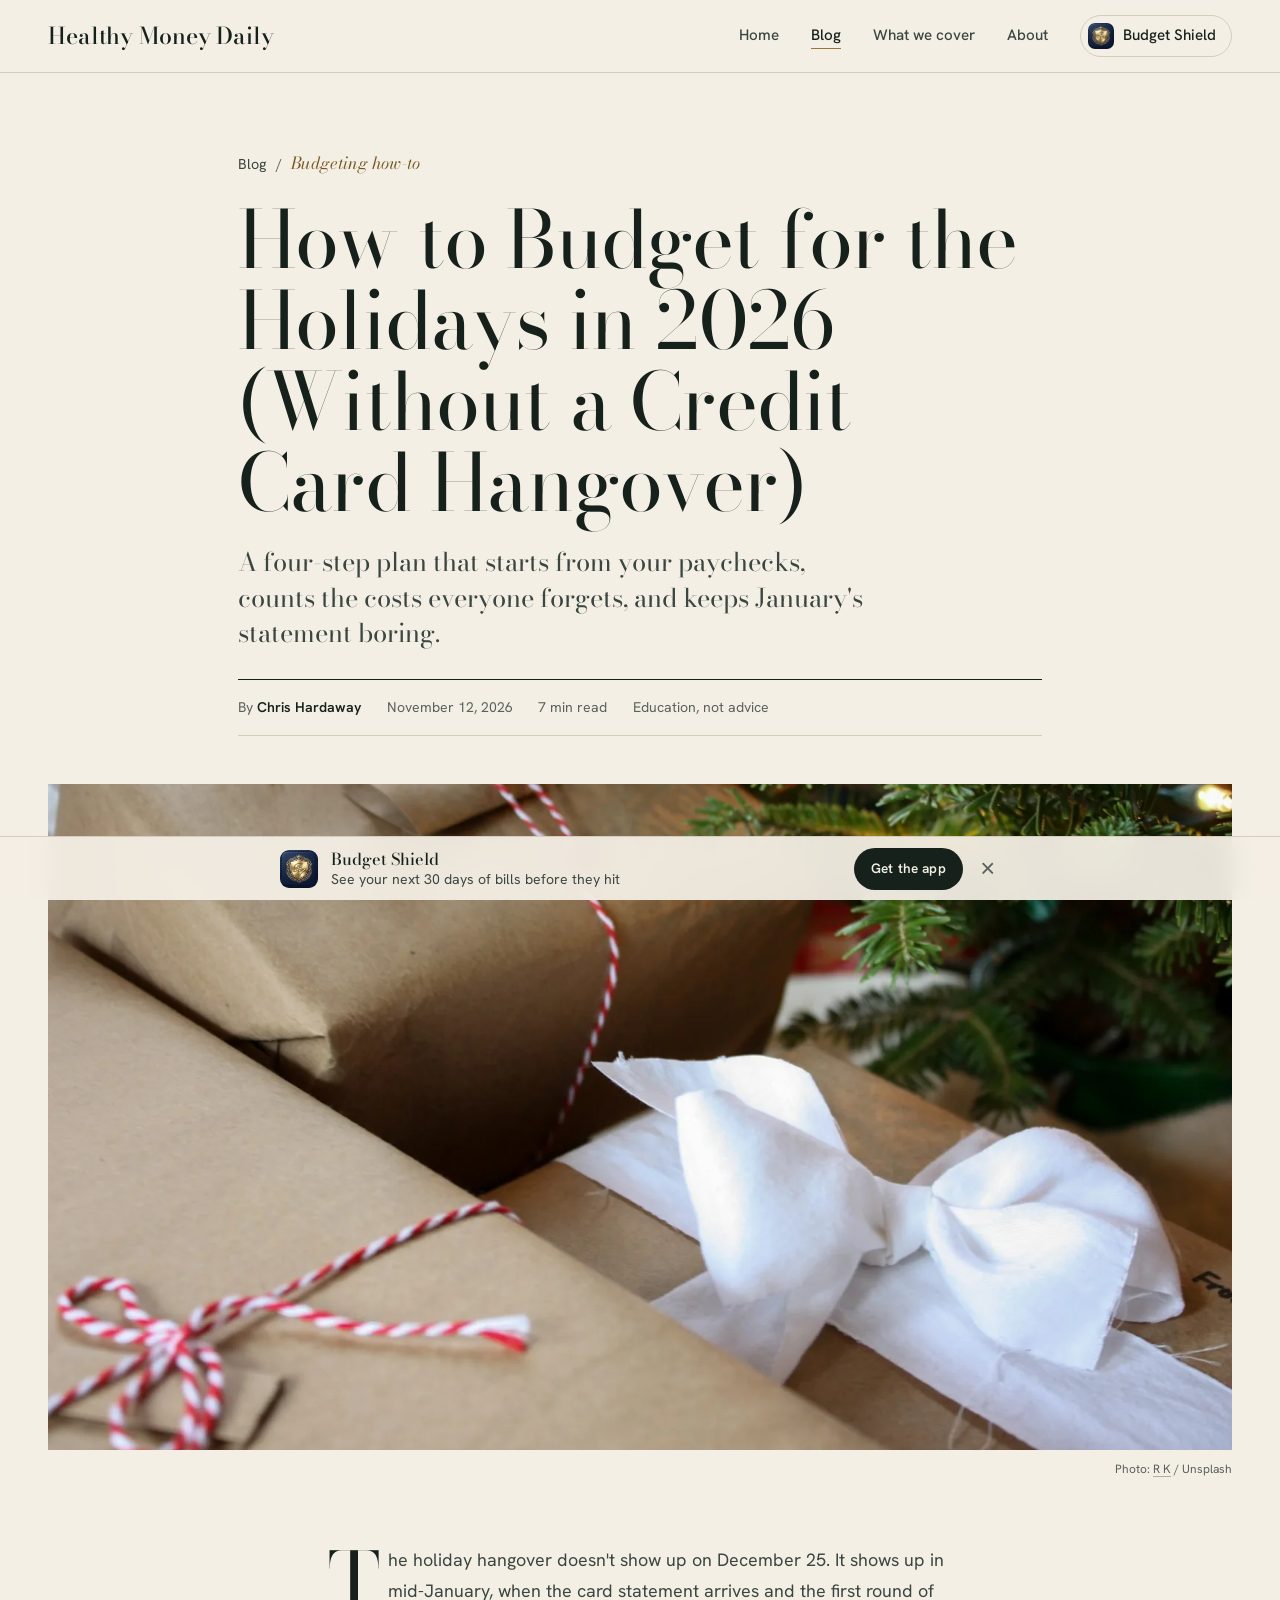
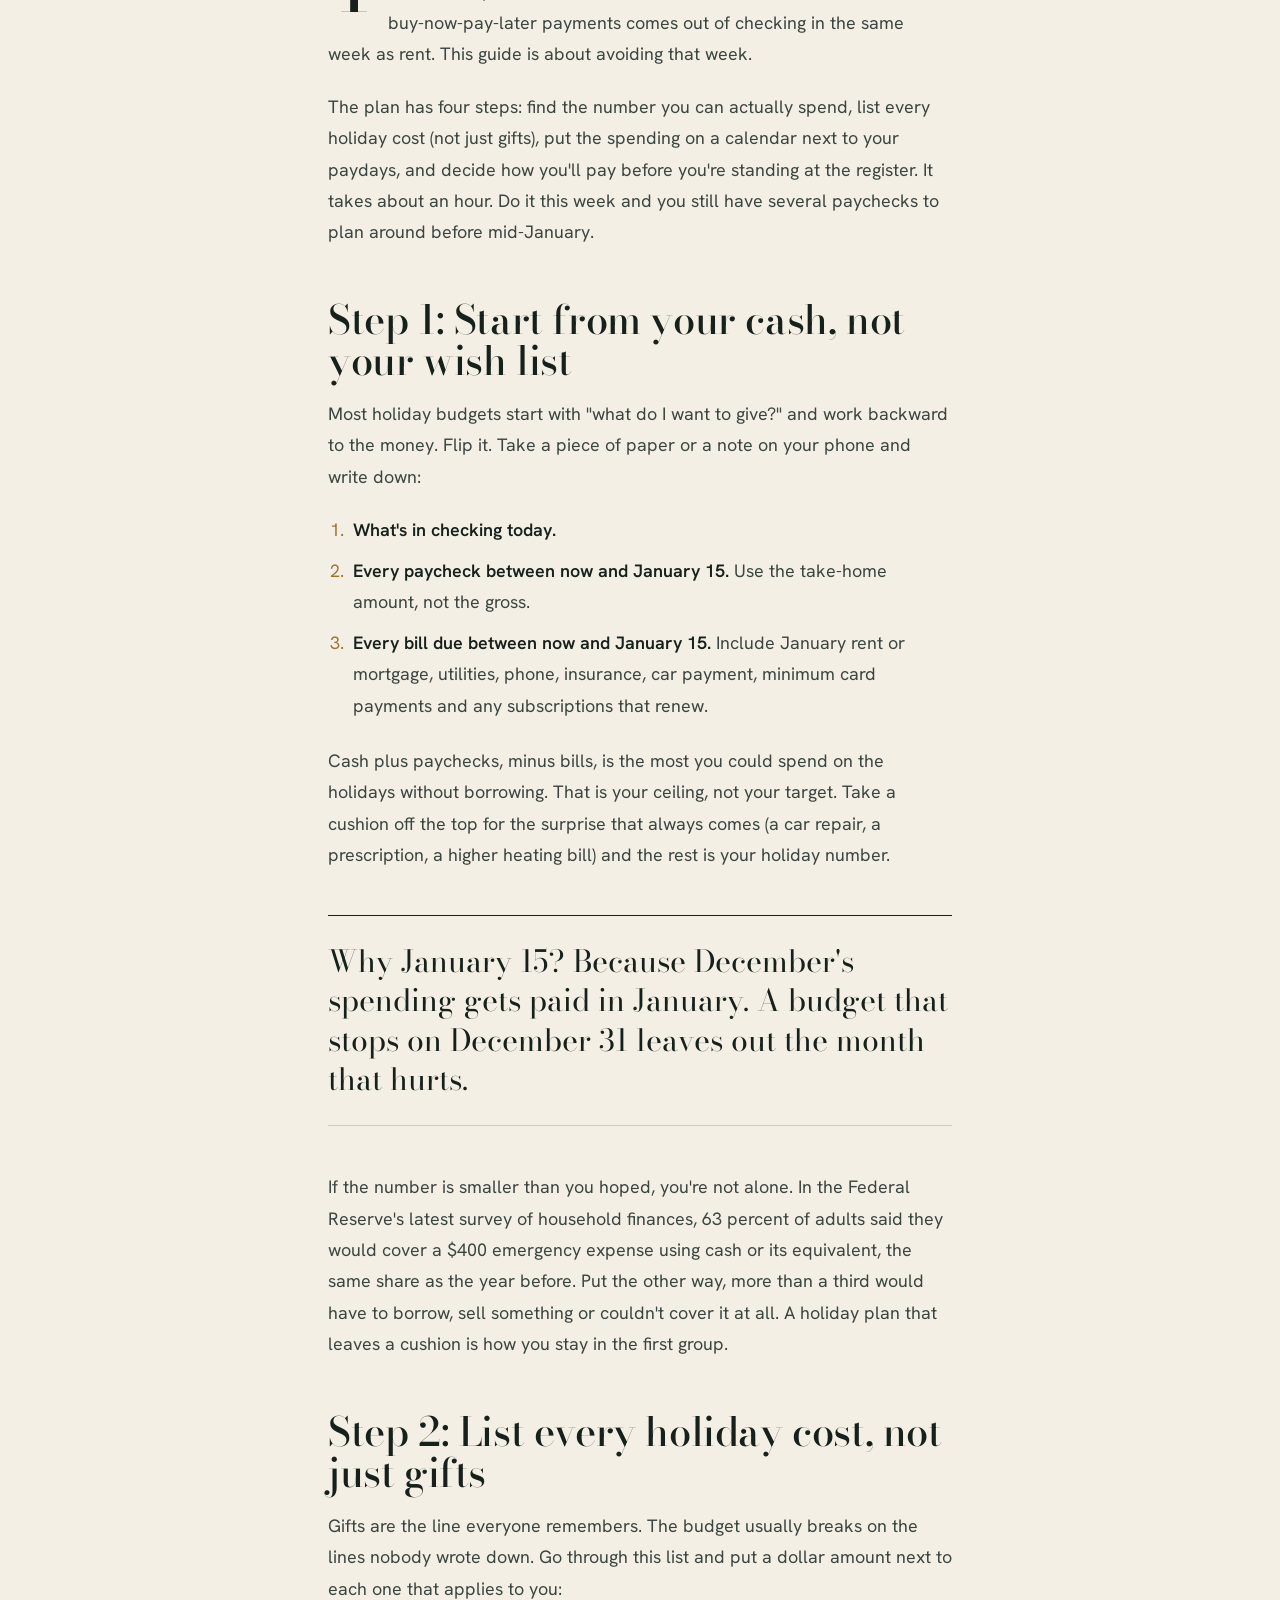
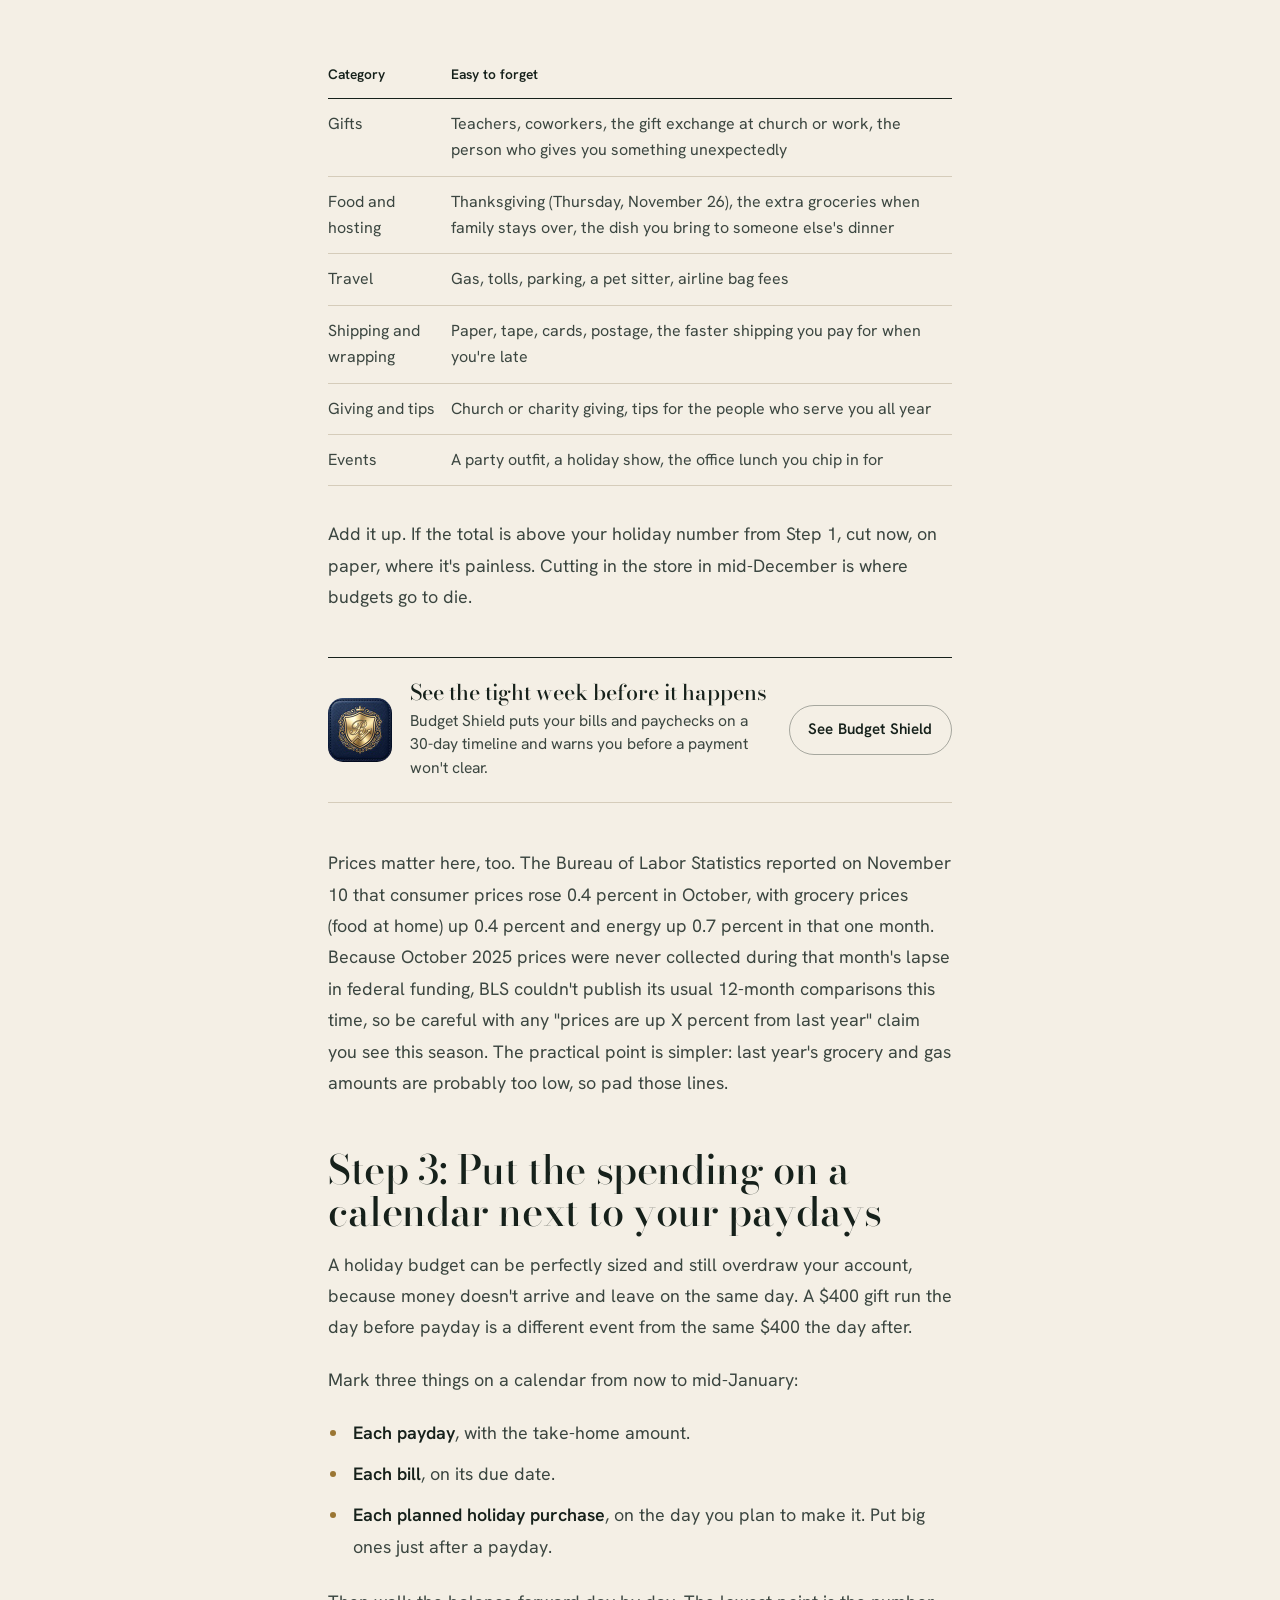
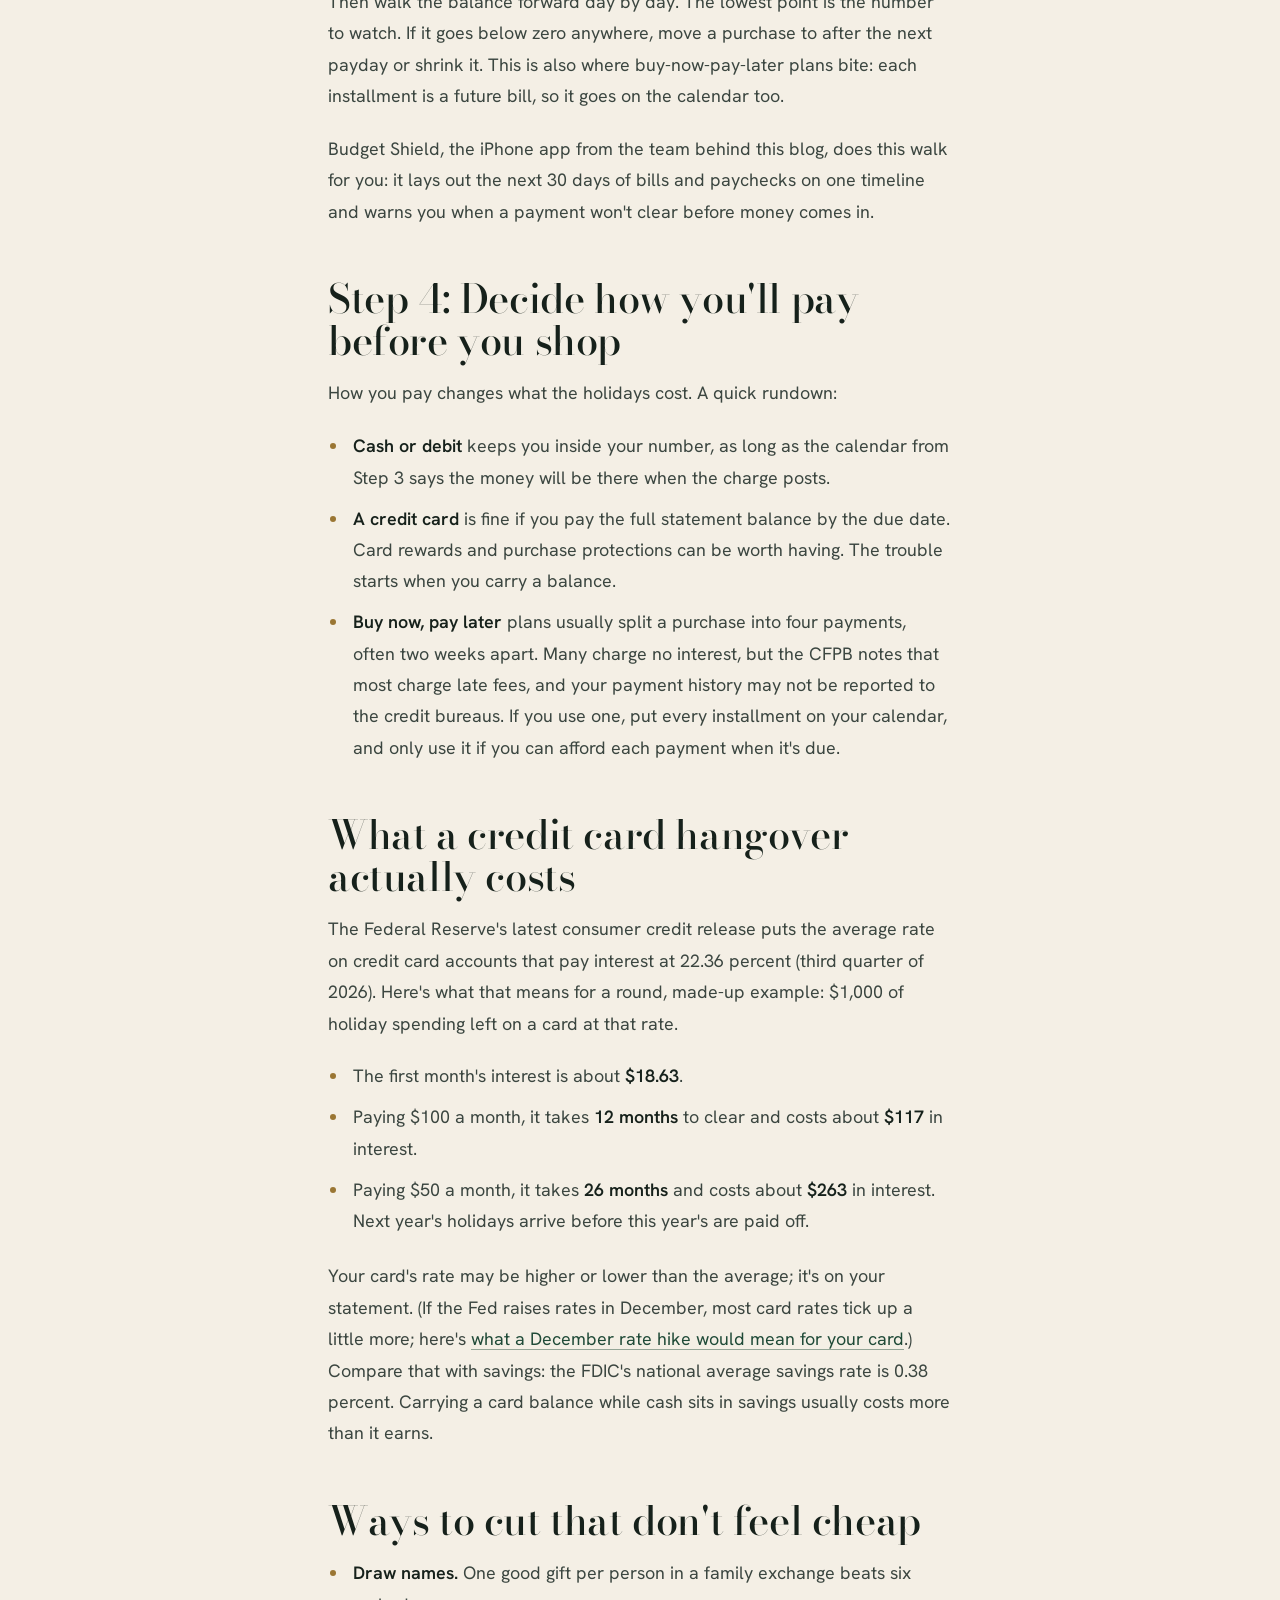
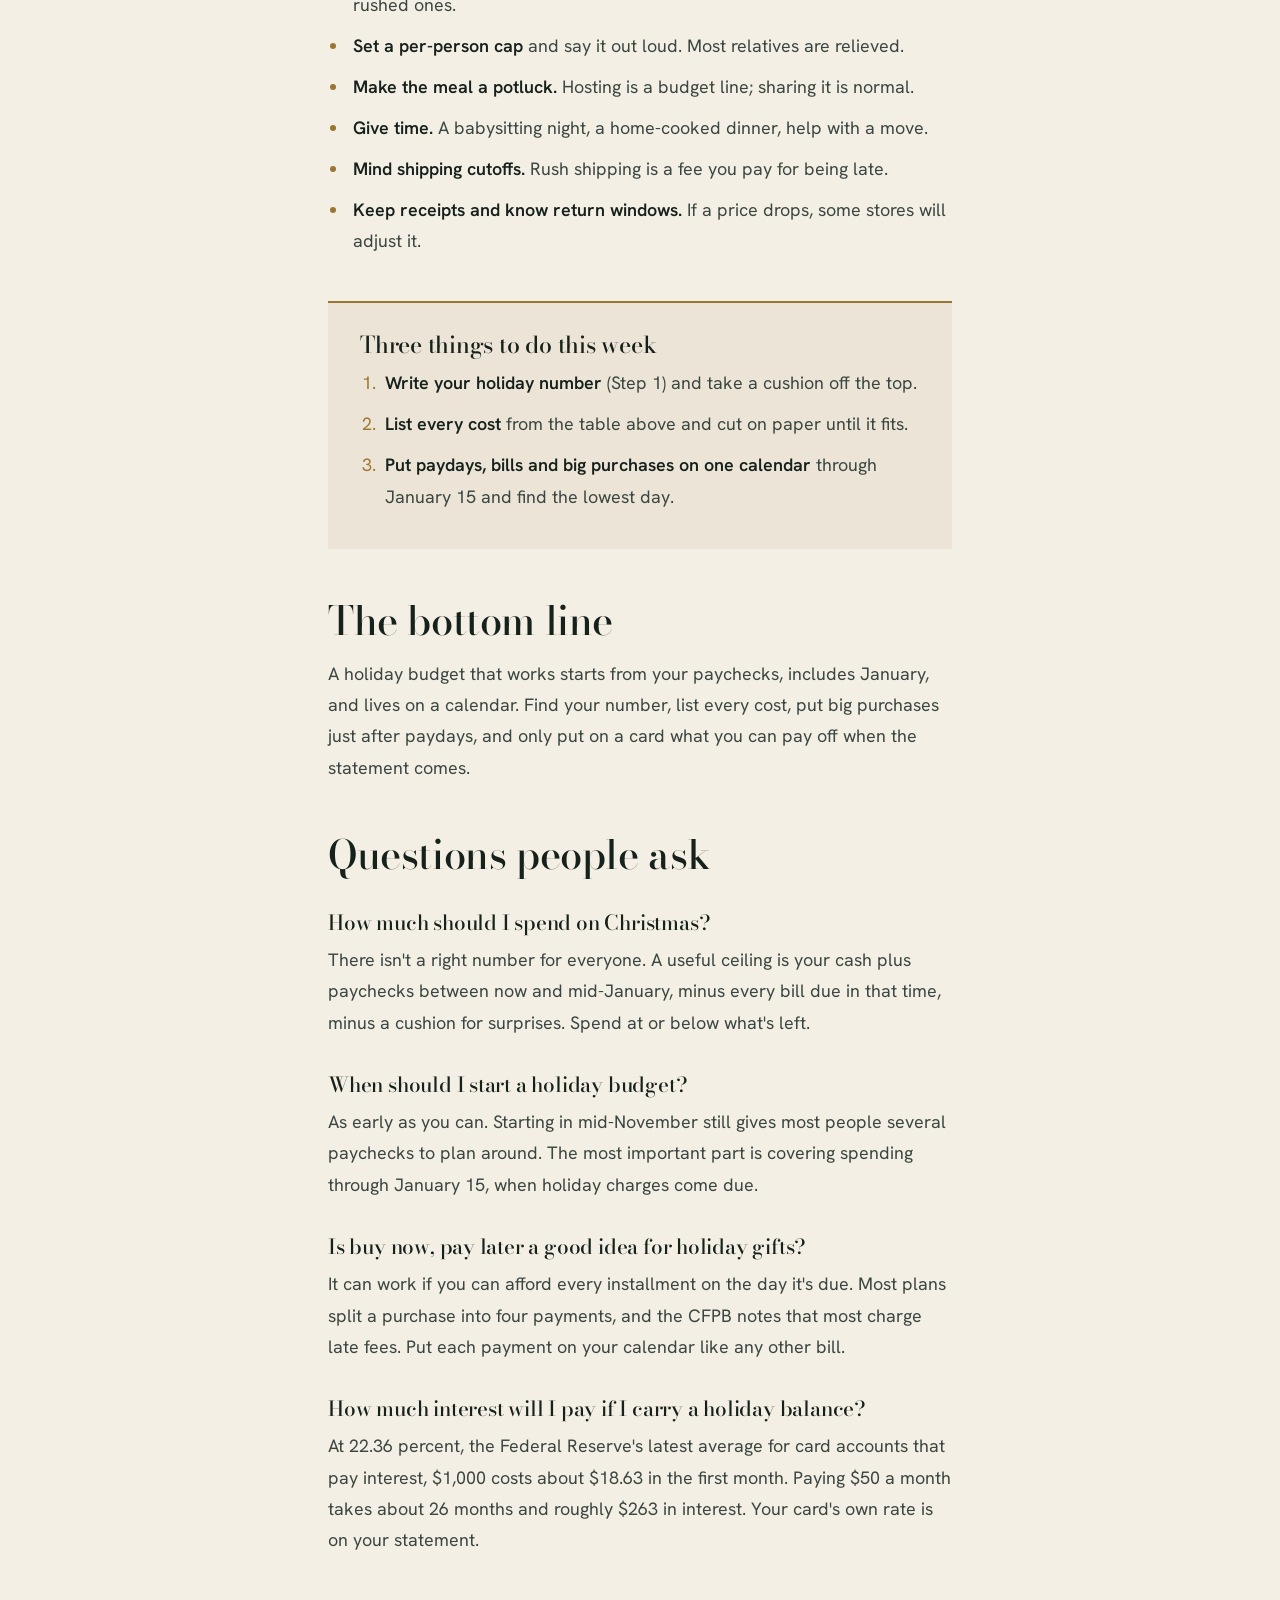
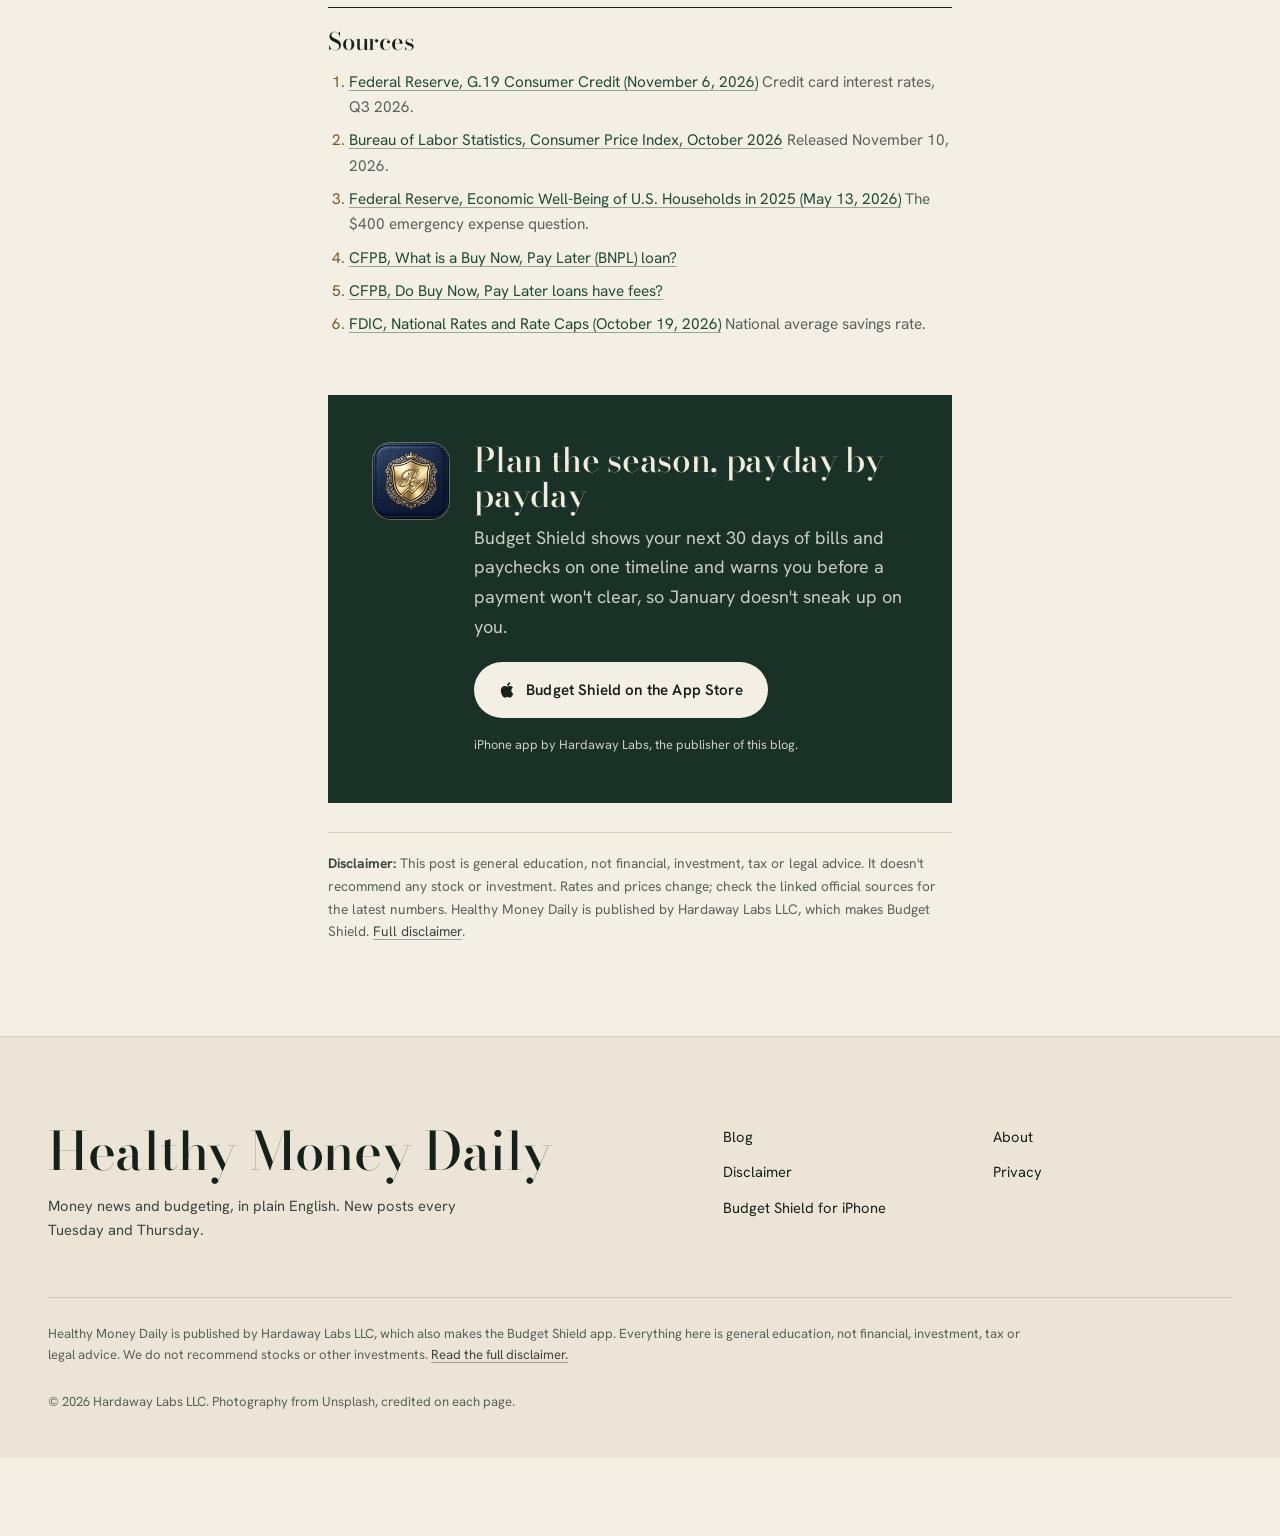
<file: blog/how-to-budget-for-the-holidays-2026.html>
<!DOCTYPE html>
<html lang="en">
<head>
<meta charset="UTF-8">
<meta name="viewport" content="width=device-width, initial-scale=1">
<title>How to Budget for the Holidays in 2026 (Without a Credit Card Hangover) | Healthy Money Daily</title>
<meta name="description" content="A simple 2026 holiday budget: find what you can really spend, list every cost, map purchases to paydays, and avoid a January credit card hangover.">
<link rel="canonical" href="https://www.healthymoneydaily.com/blog/how-to-budget-for-the-holidays-2026">

<meta property="og:site_name" content="Healthy Money Daily">
<meta property="og:title" content="How to Budget for the Holidays in 2026 (Without a Credit Card Hangover) | Healthy Money Daily">
<meta property="og:description" content="A simple 2026 holiday budget: find what you can really spend, list every cost, map purchases to paydays, and avoid a January credit card hangover.">
<meta property="og:type" content="article">
<meta property="og:url" content="https://www.healthymoneydaily.com/blog/how-to-budget-for-the-holidays-2026">
<meta property="og:image" content="https://www.healthymoneydaily.com/blog/images/how-to-budget-for-the-holidays-2026-og.jpg">
<meta name="twitter:card" content="summary_large_image">
<meta name="twitter:image" content="https://www.healthymoneydaily.com/blog/images/how-to-budget-for-the-holidays-2026-og.jpg">
<meta name="theme-color" content="#F4EFE5" media="(prefers-color-scheme: light)">
<meta name="theme-color" content="#0F1612" media="(prefers-color-scheme: dark)">
<link rel="icon" href="/assets/favicon.svg" type="image/svg+xml">
<link rel="icon" href="/assets/favicon-32.png" sizes="32x32" type="image/png">
<link rel="apple-touch-icon" href="/assets/apple-touch-icon.png">
<link rel="alternate" type="text/plain" href="/llms.txt" title="llms.txt">
<link rel="preconnect" href="https://fonts.googleapis.com"><link rel="preconnect" href="https://fonts.gstatic.com" crossorigin>
<link href="https://fonts.googleapis.com/css2?family=Bodoni+Moda:ital,opsz,wght@0,6..96,400..700;1,6..96,400..600&family=Hanken+Grotesk:wght@400;500;600&display=swap" rel="stylesheet">
<link rel="stylesheet" href="/assets/site.css?v=14f8d21a7b">
<script>document.documentElement.classList.add('js');setTimeout(function(){if(!window.__hmdReady)document.documentElement.classList.remove('js')},2500)</script>
<meta name="keywords" content="holiday budget 2026, how to budget for christmas, holiday spending plan, christmas budget, avoid holiday debt, buy now pay later holidays">
<meta property="article:published_time" content="2026-11-12">
<style>
.article{padding:clamp(2.6rem,6vw,5rem) 0 clamp(3rem,6vw,5rem)}
.art-head{max-width:900px;margin:0 auto;padding:0 var(--gutter)}
.crumb{display:flex;gap:.6rem;flex-wrap:wrap;align-items:baseline;font-size:.9rem;color:var(--ink-3);margin-bottom:1.4rem}
.crumb a{color:var(--ink-2);text-decoration:none}
.crumb a:hover{color:var(--ink)}
.crumb .lane{font-family:var(--display);font-style:italic;font-size:1.05rem;color:var(--brass-ink)}
.art-head h1{font-size:clamp(2.5rem,6.2vw,5rem);line-height:1.02;font-weight:400;margin-bottom:1.3rem}
.deck{font-family:var(--display);font-size:clamp(1.25rem,2.4vw,1.6rem);line-height:1.38;color:var(--ink-2);margin-bottom:1.8rem;max-width:40rem}
.byline{display:flex;flex-wrap:wrap;gap:.35rem 1.6rem;font-size:.88rem;color:var(--ink-3);padding:1rem 0;border-top:1px solid var(--rule-strong);border-bottom:1px solid var(--rule)}
.byline strong{color:var(--ink);font-weight:600}
.art-hero{max-width:1360px;margin:clamp(2rem,4vw,3rem) auto clamp(2.4rem,5vw,4rem);padding:0 var(--gutter)}
.art-hero img{width:100%;aspect-ratio:16/9;object-fit:cover;background:var(--paper-2)}
.art-hero figcaption{font-size:.75rem;color:var(--ink-3);margin-top:.6rem;text-align:right}
.art-hero figcaption a{color:inherit}
@media(max-width:700px){.art-hero{padding:0}.art-hero img{aspect-ratio:4/3}.art-hero figcaption{padding:0 var(--gutter)}}
.art-body{max-width:720px;margin:0 auto;padding:0 var(--gutter)}
.asof{font-size:.92rem;color:var(--ink-2);border-left:2px solid var(--brass);padding:.2rem 0 .2rem 1rem;margin-bottom:2.2rem}
.post-body > p:first-child::first-letter{font-family:var(--display);float:left;font-size:4.6em;line-height:.82;padding:.06em .1em 0 0;color:var(--ink)}
.post-body h2{font-size:clamp(1.8rem,3.4vw,2.5rem);margin:3.2rem 0 1rem}
.post-body h3{font-size:1.45rem;margin:2.2rem 0 .6rem}
.post-body p,.post-body li{color:var(--ink-2);font-size:1.12rem;line-height:1.75}
.post-body p{margin-bottom:1.35rem}
.post-body strong{color:var(--ink);font-weight:600}
.post-body a{color:var(--link)}
.post-body a.btn{color:var(--ink);text-decoration:none}
.post-body ul,.post-body ol{margin:0 0 1.5rem 1.3rem}
.post-body li{margin-bottom:.6rem;padding-left:.25rem}
.post-body li::marker{color:var(--brass)}
.post-body table{width:100%;border-collapse:collapse;margin:1.6rem 0 2rem;font-size:1rem;font-variant-numeric:tabular-nums}
.post-body th,.post-body td{text-align:left;padding:.75rem .6rem .75rem 0;border-bottom:1px solid var(--rule);vertical-align:top}
.post-body th{font-weight:600;font-size:.86rem;color:var(--ink);border-bottom:1px solid var(--rule-strong)}
.post-body td{color:var(--ink-2)}
.table-scroll{overflow-x:auto;-webkit-overflow-scrolling:touch}
.key{margin:2.8rem 0;padding:1.6rem 0;border-top:1px solid var(--rule-strong);border-bottom:1px solid var(--rule)}
.key p{font-family:var(--display);font-size:clamp(1.45rem,2.8vw,1.9rem);line-height:1.3;color:var(--ink) !important;margin:0 !important}
.todo{background:var(--paper-2);padding:1.8rem clamp(1.2rem,3vw,2rem) .8rem;margin:2.8rem 0;border-top:2px solid var(--brass)}
.todo h3,.todo h2{margin-top:0 !important}
.app-card{display:grid;grid-template-columns:64px minmax(0,1fr) auto;gap:1.1rem;align-items:center;border-top:1px solid var(--rule-strong);border-bottom:1px solid var(--rule);padding:1.4rem 0;margin:2.8rem 0}
.app-card img{width:64px;height:64px;border-radius:15px}
.app-card .t{font-family:var(--display);font-weight:500;font-size:1.35rem;line-height:1.15;color:var(--ink) !important;margin:0 0 .2rem !important}
.app-card .d{font-size:.98rem !important;color:var(--ink-2);margin:0 !important;line-height:1.5 !important}
.app-card .btn{padding:.7rem 1.15rem}
@media(max-width:560px){.app-card{grid-template-columns:56px minmax(0,1fr)}.app-card img{width:56px;height:56px}.app-card .btn{grid-column:1/-1}}
.faq h3{font-size:1.3rem}
.sources{margin:3.2rem 0 0;padding-top:1.4rem;border-top:1px solid var(--rule-strong)}
.sources h2{font-size:1.5rem;margin:0 0 .9rem}
.sources ol{margin:0 0 0 1.3rem;font-size:.96rem;color:var(--ink-2)}
.sources li{margin-bottom:.5rem}
.sources li::marker{color:var(--brass-ink);font-variant-numeric:tabular-nums}
.sources li span{color:var(--ink-3)}
.cta-box{background:var(--forest);color:var(--on-forest);padding:clamp(2rem,5vw,3rem) clamp(1.4rem,4vw,2.8rem);margin:3.6rem 0 1.6rem;display:grid;grid-template-columns:auto minmax(0,1fr);gap:1.2rem 1.6rem;align-items:start}
.cta-box > img{width:76px;height:76px;border-radius:18px;box-shadow:0 0 0 1px rgba(210,178,113,.45)}
.cta-box h2{color:var(--on-forest);font-size:clamp(1.6rem,3vw,2.1rem);margin:0 0 .6rem}
.cta-box p{color:var(--on-forest-2);margin:0 0 1.3rem}
.cta-box .fine{font-size:.8rem;margin:1rem 0 0}
@media(max-width:520px){.cta-box{grid-template-columns:1fr}}
.post-disc{font-size:.86rem;line-height:1.65;color:var(--ink-3);border-top:1px solid var(--rule);padding-top:1.2rem;margin-top:1.8rem}
.post-disc strong{color:var(--ink-2)}
.post-disc a{color:var(--ink-2)}
#hmd-sticky{position:fixed;left:0;right:0;bottom:0;z-index:60;background:color-mix(in srgb,var(--paper) 94%,transparent);backdrop-filter:blur(12px);-webkit-backdrop-filter:blur(12px);border-top:1px solid var(--rule);padding:.65rem var(--gutter) calc(.65rem + env(safe-area-inset-bottom,0px))}
#hmd-sticky .in{max-width:720px;margin:0 auto;display:flex;align-items:center;gap:.8rem}
#hmd-sticky img{width:38px;height:38px;border-radius:9px;flex-shrink:0}
#hmd-sticky .tx{flex:1;font-size:.88rem;color:var(--ink-2);line-height:1.3;min-width:0;display:flex;flex-direction:column}
#hmd-sticky .tx strong{color:var(--ink);font-family:var(--display);font-weight:500;font-size:1.02rem}
#hmd-sticky .btn{padding:.55rem 1rem;font-size:.85rem}
#hmd-sticky button{background:none;border:0;color:var(--ink-3);font-size:1.6rem;cursor:pointer;line-height:1;padding:.2rem .3rem}
body.has-sticky{padding-bottom:78px}
#hmd-sticky .short{display:none}
@media(max-width:520px){#hmd-sticky .long{display:none}#hmd-sticky .short{display:inline}#hmd-sticky .tx{font-size:.82rem}#hmd-sticky .btn{padding:.5rem .8rem;font-size:.8rem}}
</style>

<script type="application/ld+json">
{"@context": "https://schema.org", "@type": "Article", "headline": "How to Budget for the Holidays in 2026 (Without a Credit Card Hangover)", "author": {"@type": "Person", "name": "Chris Hardaway", "url": "https://www.healthymoneydaily.com/about"}, "publisher": {"@type": "Organization", "name": "Hardaway Labs LLC", "url": "https://www.healthymoneydaily.com"}, "datePublished": "2026-11-12", "dateModified": "2026-11-12", "description": "A simple 2026 holiday budget: find what you can really spend, list every cost, map purchases to paydays, and avoid a January credit card hangover.", "image": "https://www.healthymoneydaily.com/blog/images/how-to-budget-for-the-holidays-2026-og.jpg", "mainEntityOfPage": "https://www.healthymoneydaily.com/blog/how-to-budget-for-the-holidays-2026", "citation": ["https://www.federalreserve.gov/releases/g19/current/default.htm", "https://www.bls.gov/news.release/cpi.nr0.htm", "https://www.federalreserve.gov/newsevents/pressreleases/other20260513a.htm", "https://www.consumerfinance.gov/ask-cfpb/what-is-a-buy-now-pay-later-bnpl-loan-en-2119/", "https://www.consumerfinance.gov/ask-cfpb/do-buy-now-pay-later-bnpl-loans-have-fees-en-2118/", "https://www.fdic.gov/national-rates-and-rate-caps"]}
</script>
<script type="application/ld+json">
{"@context": "https://schema.org", "@type": "FAQPage", "mainEntity": [{"@type": "Question", "name": "How much should I spend on Christmas?", "acceptedAnswer": {"@type": "Answer", "text": "There isn't a right number for everyone. A useful ceiling is your cash plus paychecks between now and mid-January, minus every bill due in that time, minus a cushion for surprises. Spend at or below what's left."}}, {"@type": "Question", "name": "When should I start a holiday budget?", "acceptedAnswer": {"@type": "Answer", "text": "As early as you can. Starting in mid-November still gives most people several paychecks to plan around. The most important part is covering spending through January 15, when holiday charges come due."}}, {"@type": "Question", "name": "Is buy now, pay later a good idea for holiday gifts?", "acceptedAnswer": {"@type": "Answer", "text": "It can work if you can afford every installment on the day it's due. Most plans split a purchase into four payments, and the CFPB notes that most charge late fees. Put each payment on your calendar like any other bill."}}, {"@type": "Question", "name": "How much interest will I pay if I carry a holiday balance?", "acceptedAnswer": {"@type": "Answer", "text": "At 22.36 percent, the Federal Reserve's latest average for card accounts that pay interest, $1,000 costs about $18.63 in the first month. Paying $50 a month takes about 26 months and roughly $263 in interest. Your card's own rate is on your statement."}}]}
</script>
<script>
!function(t,e){var o,n,p,r;e.__SV||(window.posthog=e,e._i=[],e.init=function(i,s,a){function g(t,e){var o=e.split(".");2==o.length&&(t=t[o[0]],e=o[1]),t[e]=function(){t.push([e].concat(Array.prototype.slice.call(arguments,0)))}}(p=t.createElement("script")).type="text/javascript",p.crossOrigin="anonymous",p.async=!0,p.src=s.api_host.replace(".i.posthog.com","-assets.i.posthog.com")+"/static/array.js",(r=t.getElementsByTagName("script")[0]).parentNode.insertBefore(p,r);var u=e;for(void 0!==a?u=e[a]=[]:a="posthog",u.people=u.people||[],u.toString=function(t){var e="posthog";return"posthog"!==a&&(e+="."+a),t||(e+=" (stub)"),e},u.people.toString=function(){return u.toString(1)+".people (stub)"},o="init capture register register_once register_for_session unregister unregister_for_session getFeatureFlag getFeatureFlagPayload isFeatureEnabled reloadFeatureFlags updateEarlyAccessFeatureEnrollment getEarlyAccessFeatures on onFeatureFlags onSessionId getSurveys getActiveMatchingSurveys renderSurvey canRenderSurvey identify setPersonProperties group resetGroups setPersonPropertiesForFlags resetPersonPropertiesForFlags setGroupPropertiesForFlags resetGroupPropertiesForFlags reset get_distinct_id getGroups get_session_id get_session_replay_url alias set_config startSessionRecording stopSessionRecording sessionRecordingStarted captureException loadToolbar get_property getSessionProperty createPersonProfile opt_in_capturing opt_out_capturing has_opted_in_capturing has_opted_out_capturing clear_opt_in_out_capturing debug getPageviewId".split(" "),n=0;n<o.length;n++)g(u,o[n]);e._i.push([i,s,a])},e.__SV=1)}(document,window.posthog||[]);
if(!/^(localhost|127\.0\.0\.1)$/.test(location.hostname)){posthog.init('phc_vSKzzfR42VZJEoZTw2EG5QbjHtL85dCPSSJfY5z2WFLj',{api_host:'https://us.i.posthog.com',person_profiles:'identified_only',capture_pageview:true,disable_session_recording:true,loaded:function(ph){ph.register({site:'healthymoneydaily'})}});}
</script>
</head><body>
<a class="skip" href="#main">Skip to content</a>
<nav class="nav" aria-label="Main">
  <div class="wrap">
    <a class="brand" href="/">Healthy Money Daily</a>
    <button class="nav-toggle" aria-label="Menu" aria-expanded="false" aria-controls="nav-links"><span></span><span></span><span></span></button>
    <div class="nav-links" id="nav-links">
      <a href="/">Home</a>
      <a href="/blog" aria-current="page">Blog</a>
      <a href="/#lanes">What we cover</a>
      <a href="/about">About</a>
      <a class="nav-app" data-placement="nav" rel="noopener" href="https://apps.apple.com/app/id6766591206?pt=128318750&amp;ct=hmd_nav&amp;mt=8"><img src="/assets/budget-shield.jpg" alt="" width="26" height="26">Budget Shield</a>
    </div>
  </div>
</nav>
<main id="main">
<article class="article">
  <header class="art-head">
    <p class="crumb"><a href="/blog">Blog</a><span aria-hidden="true">/</span><span class="lane">Budgeting how-to</span></p>
    <h1>How to Budget for the Holidays in 2026 (Without a Credit Card Hangover)</h1>
    <p class="deck">A four-step plan that starts from your paychecks, counts the costs everyone forgets, and keeps January&#x27;s statement boring.</p>
    <div class="byline"><span>By <strong>Chris Hardaway</strong></span><time datetime="2026-11-12">November 12, 2026</time><span>7 min read</span><span>Education, not advice</span></div>
  </header>
  <figure class="art-hero"><img src="/assets/photos/gifts-warm-1600.webp" srcset="/assets/photos/gifts-warm-800.webp 800w, /assets/photos/gifts-warm-1600.webp 1600w" sizes="(min-width: 1360px) 1360px, 100vw" alt="Gifts wrapped in brown kraft paper and twine under the branches of a Christmas tree" width="1600" height="1066" fetchpriority="high" style="object-position:50% 50%"><figcaption>Photo: <a href="https://unsplash.com/photos/IUq4hlSmzhw" rel="noopener">R K</a> / Unsplash</figcaption></figure>
  <div class="art-body">
  
  <div class="post-body">
<p>The holiday hangover doesn't show up on December 25. It shows up in mid-January, when the card statement arrives and the first round of buy-now-pay-later payments comes out of checking in the same week as rent. This guide is about avoiding that week.</p>

<p>The plan has four steps: find the number you can actually spend, list every holiday cost (not just gifts), put the spending on a calendar next to your paydays, and decide how you'll pay before you're standing at the register. It takes about an hour. Do it this week and you still have several paychecks to plan around before mid-January.</p>

<h2>Step 1: Start from your cash, not your wish list</h2>

<p>Most holiday budgets start with "what do I want to give?" and work backward to the money. Flip it. Take a piece of paper or a note on your phone and write down:</p>

<ol>
  <li><strong>What's in checking today.</strong></li>
  <li><strong>Every paycheck between now and January 15.</strong> Use the take-home amount, not the gross.</li>
  <li><strong>Every bill due between now and January 15.</strong> Include January rent or mortgage, utilities, phone, insurance, car payment, minimum card payments and any subscriptions that renew.</li>
</ol>

<p>Cash plus paychecks, minus bills, is the most you could spend on the holidays without borrowing. That is your ceiling, not your target. Take a cushion off the top for the surprise that always comes (a car repair, a prescription, a higher heating bill) and the rest is your holiday number.</p>

<div class="key"><p>Why January 15? Because December's spending gets paid in January. A budget that stops on December 31 leaves out the month that hurts.</p></div>

<p>If the number is smaller than you hoped, you're not alone. In the Federal Reserve's latest survey of household finances, 63 percent of adults said they would cover a $400 emergency expense using cash or its equivalent, the same share as the year before. Put the other way, more than a third would have to borrow, sell something or couldn't cover it at all. A holiday plan that leaves a cushion is how you stay in the first group.</p>

<h2>Step 2: List every holiday cost, not just gifts</h2>

<p>Gifts are the line everyone remembers. The budget usually breaks on the lines nobody wrote down. Go through this list and put a dollar amount next to each one that applies to you:</p>

<div class="table-scroll"><table>
  <thead><tr><th>Category</th><th>Easy to forget</th></tr></thead>
  <tbody>
    <tr><td>Gifts</td><td>Teachers, coworkers, the gift exchange at church or work, the person who gives you something unexpectedly</td></tr>
    <tr><td>Food and hosting</td><td>Thanksgiving (Thursday, November 26), the extra groceries when family stays over, the dish you bring to someone else's dinner</td></tr>
    <tr><td>Travel</td><td>Gas, tolls, parking, a pet sitter, airline bag fees</td></tr>
    <tr><td>Shipping and wrapping</td><td>Paper, tape, cards, postage, the faster shipping you pay for when you're late</td></tr>
    <tr><td>Giving and tips</td><td>Church or charity giving, tips for the people who serve you all year</td></tr>
    <tr><td>Events</td><td>A party outfit, a holiday show, the office lunch you chip in for</td></tr>
  </tbody>
</table></div>

<p>Add it up. If the total is above your holiday number from Step 1, cut now, on paper, where it's painless. Cutting in the store in mid-December is where budgets go to die.</p>

<aside class="app-card" aria-label="Budget Shield">
          <img src="/assets/budget-shield.jpg" alt="" width="64" height="64">
          <div class="t-wrap"><p class="t">See the tight week before it happens</p><p class="d">Budget Shield puts your bills and paychecks on a 30-day timeline and warns you before a payment won&#x27;t clear.</p></div>
          <a class="btn btn-line" data-placement="mid" rel="noopener" href="https://apps.apple.com/app/id6766591206?pt=128318750&amp;ct=hmd_mid&amp;mt=8">See Budget Shield</a>
        </aside>

<p>Prices matter here, too. The Bureau of Labor Statistics reported on November 10 that consumer prices rose 0.4 percent in October, with grocery prices (food at home) up 0.4 percent and energy up 0.7 percent in that one month. Because October 2025 prices were never collected during that month's lapse in federal funding, BLS couldn't publish its usual 12-month comparisons this time, so be careful with any "prices are up X percent from last year" claim you see this season. The practical point is simpler: last year's grocery and gas amounts are probably too low, so pad those lines.</p>

<h2>Step 3: Put the spending on a calendar next to your paydays</h2>

<p>A holiday budget can be perfectly sized and still overdraw your account, because money doesn't arrive and leave on the same day. A $400 gift run the day before payday is a different event from the same $400 the day after.</p>

<p>Mark three things on a calendar from now to mid-January:</p>

<ul>
  <li><strong>Each payday</strong>, with the take-home amount.</li>
  <li><strong>Each bill</strong>, on its due date.</li>
  <li><strong>Each planned holiday purchase</strong>, on the day you plan to make it. Put big ones just after a payday.</li>
</ul>

<p>Then walk the balance forward day by day. The lowest point is the number to watch. If it goes below zero anywhere, move a purchase to after the next payday or shrink it. This is also where buy-now-pay-later plans bite: each installment is a future bill, so it goes on the calendar too.</p>

<p>Budget Shield, the iPhone app from the team behind this blog, does this walk for you: it lays out the next 30 days of bills and paychecks on one timeline and warns you when a payment won't clear before money comes in.</p>

<h2>Step 4: Decide how you'll pay before you shop</h2>

<p>How you pay changes what the holidays cost. A quick rundown:</p>

<ul>
  <li><strong>Cash or debit</strong> keeps you inside your number, as long as the calendar from Step 3 says the money will be there when the charge posts.</li>
  <li><strong>A credit card</strong> is fine if you pay the full statement balance by the due date. Card rewards and purchase protections can be worth having. The trouble starts when you carry a balance.</li>
  <li><strong>Buy now, pay later</strong> plans usually split a purchase into four payments, often two weeks apart. Many charge no interest, but the CFPB notes that most charge late fees, and your payment history may not be reported to the credit bureaus. If you use one, put every installment on your calendar, and only use it if you can afford each payment when it's due.</li>
</ul>

<h2>What a credit card hangover actually costs</h2>

<p>The Federal Reserve's latest consumer credit release puts the average rate on credit card accounts that pay interest at 22.36 percent (third quarter of 2026). Here's what that means for a round, made-up example: $1,000 of holiday spending left on a card at that rate.</p>

<ul>
  <li>The first month's interest is about <strong>$18.63</strong>.</li>
  <li>Paying $100 a month, it takes <strong>12 months</strong> to clear and costs about <strong>$117</strong> in interest.</li>
  <li>Paying $50 a month, it takes <strong>26 months</strong> and costs about <strong>$263</strong> in interest. Next year's holidays arrive before this year's are paid off.</li>
</ul>

<p>Your card's rate may be higher or lower than the average; it's on your statement. (If the Fed raises rates in December, most card rates tick up a little more; here's <a href="/blog/december-fed-rate-hike-what-it-means">what a December rate hike would mean for your card</a>.) Compare that with savings: the FDIC's national average savings rate is 0.38 percent. Carrying a card balance while cash sits in savings usually costs more than it earns.</p>

<h2>Ways to cut that don't feel cheap</h2>

<ul>
  <li><strong>Draw names.</strong> One good gift per person in a family exchange beats six rushed ones.</li>
  <li><strong>Set a per-person cap</strong> and say it out loud. Most relatives are relieved.</li>
  <li><strong>Make the meal a potluck.</strong> Hosting is a budget line; sharing it is normal.</li>
  <li><strong>Give time.</strong> A babysitting night, a home-cooked dinner, help with a move.</li>
  <li><strong>Mind shipping cutoffs.</strong> Rush shipping is a fee you pay for being late.</li>
  <li><strong>Keep receipts and know return windows.</strong> If a price drops, some stores will adjust it.</li>
</ul>

<div class="todo">
<h3>Three things to do this week</h3>
<ol>
  <li><strong>Write your holiday number</strong> (Step 1) and take a cushion off the top.</li>
  <li><strong>List every cost</strong> from the table above and cut on paper until it fits.</li>
  <li><strong>Put paydays, bills and big purchases on one calendar</strong> through January 15 and find the lowest day.</li>
</ol>
</div>

  <h2>The bottom line</h2>
  <p>A holiday budget that works starts from your paychecks, includes January, and lives on a calendar. Find your number, list every cost, put big purchases just after paydays, and only put on a card what you can pay off when the statement comes.</p>

  <div class="faq">
  <h2>Questions people ask</h2>
  <h3>How much should I spend on Christmas?</h3>
  <p>There isn't a right number for everyone. A useful ceiling is your cash plus paychecks between now and mid-January, minus every bill due in that time, minus a cushion for surprises. Spend at or below what's left.</p>
  <h3>When should I start a holiday budget?</h3>
  <p>As early as you can. Starting in mid-November still gives most people several paychecks to plan around. The most important part is covering spending through January 15, when holiday charges come due.</p>
  <h3>Is buy now, pay later a good idea for holiday gifts?</h3>
  <p>It can work if you can afford every installment on the day it's due. Most plans split a purchase into four payments, and the CFPB notes that most charge late fees. Put each payment on your calendar like any other bill.</p>
  <h3>How much interest will I pay if I carry a holiday balance?</h3>
  <p>At 22.36 percent, the Federal Reserve's latest average for card accounts that pay interest, $1,000 costs about $18.63 in the first month. Paying $50 a month takes about 26 months and roughly $263 in interest. Your card's own rate is on your statement.</p>
  </div>
  </div>

  <section class="sources" aria-label="Sources">
    <h2>Sources</h2>
    <ol>
      <li><a href="https://www.federalreserve.gov/releases/g19/current/default.htm" rel="noopener">Federal Reserve, G.19 Consumer Credit (November 6, 2026)</a> <span>Credit card interest rates, Q3 2026.</span></li>
      <li><a href="https://www.bls.gov/news.release/cpi.nr0.htm" rel="noopener">Bureau of Labor Statistics, Consumer Price Index, October 2026</a> <span>Released November 10, 2026.</span></li>
      <li><a href="https://www.federalreserve.gov/newsevents/pressreleases/other20260513a.htm" rel="noopener">Federal Reserve, Economic Well-Being of U.S. Households in 2025 (May 13, 2026)</a> <span>The $400 emergency expense question.</span></li>
      <li><a href="https://www.consumerfinance.gov/ask-cfpb/what-is-a-buy-now-pay-later-bnpl-loan-en-2119/" rel="noopener">CFPB, What is a Buy Now, Pay Later (BNPL) loan?</a></li>
      <li><a href="https://www.consumerfinance.gov/ask-cfpb/do-buy-now-pay-later-bnpl-loans-have-fees-en-2118/" rel="noopener">CFPB, Do Buy Now, Pay Later loans have fees?</a></li>
      <li><a href="https://www.fdic.gov/national-rates-and-rate-caps" rel="noopener">FDIC, National Rates and Rate Caps (October 19, 2026)</a> <span>National average savings rate.</span></li>
    </ol>
  </section>

  <aside class="cta-box" aria-label="Budget Shield">
    <img src="/assets/budget-shield.jpg" alt="Budget Shield app icon" width="76" height="76">
    <div>
      <h2>Plan the season, payday by payday</h2>
      <p>Budget Shield shows your next 30 days of bills and paychecks on one timeline and warns you before a payment won&#x27;t clear, so January doesn&#x27;t sneak up on you.</p>
      <a class="btn btn-ivory" data-placement="cta_box" rel="noopener" href="https://apps.apple.com/app/id6766591206?pt=128318750&amp;ct=hmd_cta&amp;mt=8"><svg viewBox="0 0 24 24" aria-hidden="true"><path d="M16.37 12.6c-.03-2.6 2.12-3.85 2.22-3.91-1.21-1.77-3.09-2.01-3.76-2.04-1.6-.16-3.12.94-3.93.94-.81 0-2.06-.92-3.39-.89-1.74.03-3.35 1.01-4.25 2.57-1.81 3.14-.46 7.8 1.3 10.35.86 1.25 1.89 2.65 3.23 2.6 1.3-.05 1.79-.84 3.36-.84 1.57 0 2.01.84 3.38.81 1.4-.02 2.28-1.27 3.13-2.53.99-1.45 1.4-2.85 1.42-2.92-.03-.01-2.72-1.04-2.75-4.14zM13.79 4.97c.71-.86 1.19-2.06 1.06-3.25-1.02.04-2.26.68-3 1.54-.66.76-1.23 1.98-1.08 3.15 1.14.09 2.3-.58 3.02-1.44z"/></svg>Budget Shield on the App Store</a>
      <p class="fine">iPhone app by Hardaway Labs, the publisher of this blog.</p>
    </div>
  </aside>

  <p class="post-disc"><strong>Disclaimer:</strong> This post is general education, not financial, investment, tax or legal advice. It doesn't recommend any stock or investment. Rates and prices change; check the linked official sources for the latest numbers. Healthy Money Daily is published by Hardaway Labs LLC, which makes Budget Shield. <a href="/disclaimer">Full disclaimer</a>.</p>
  </div>
</article>
</main>
<footer>
  <div class="wrap">
    <div class="foot">
      <div>
        <a class="brand" href="/">Healthy Money Daily</a>
        <p class="tagline">Money news and budgeting, in plain English. New posts every Tuesday and Thursday.</p>
      </div>
      <nav aria-label="Footer">
        <a href="/blog">Blog</a>
        <a href="/about">About</a>
        <a href="/disclaimer">Disclaimer</a>
        <a href="/privacy">Privacy</a>
        <a href="https://apps.apple.com/app/id6766591206?pt=128318750&amp;ct=hmd_footer&amp;mt=8" data-placement="footer" rel="noopener">Budget Shield for iPhone</a>
      </nav>
    </div>
    <p class="disc">Healthy Money Daily is published by Hardaway Labs LLC, which also makes the Budget Shield app. Everything here is general education, not financial, investment, tax or legal advice. We do not recommend stocks or other investments. <a href="/disclaimer">Read the full disclaimer.</a></p>
    <p class="disc">&copy; 2026 Hardaway Labs LLC. Photography from Unsplash, credited on each page.</p>
  </div>
</footer>
<div id="hmd-sticky" role="region" aria-label="Budget Shield" hidden>
  <div class="in">
    <img src="/assets/budget-shield.jpg" alt="" width="38" height="38">
    <span class="tx"><strong>Budget Shield</strong><span class="long">See your next 30 days of bills before they hit</span><span class="short">Your next 30 days of bills</span></span>
    <a class="btn btn-ink" data-placement="sticky" rel="noopener" href="https://apps.apple.com/app/id6766591206?pt=128318750&amp;ct=hmd_sticky&amp;mt=8">Get&nbsp;the&nbsp;app</a>
    <button id="hmd-sticky-close" aria-label="Close">&times;</button>
  </div>
</div>
<script src="/assets/site.js?v=b7bca02de7" defer></script>
</body>
</html>
</file>
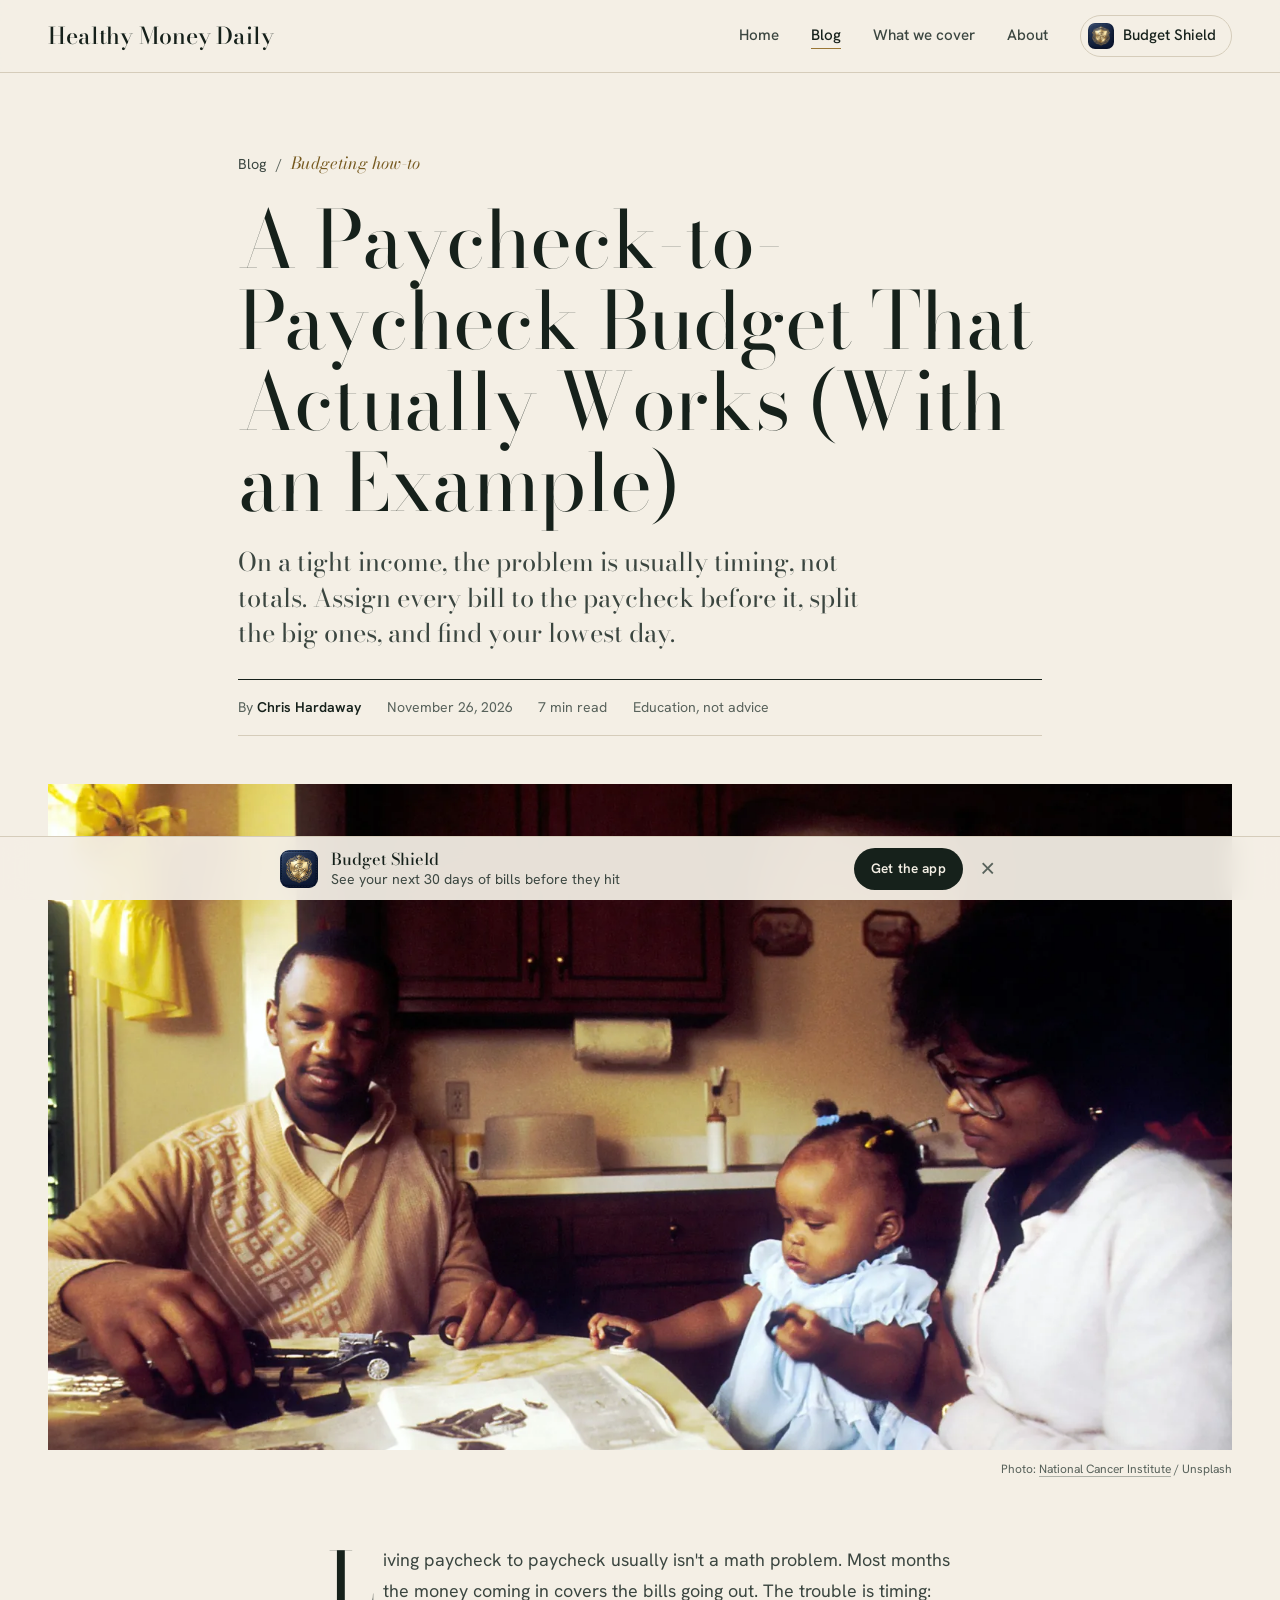
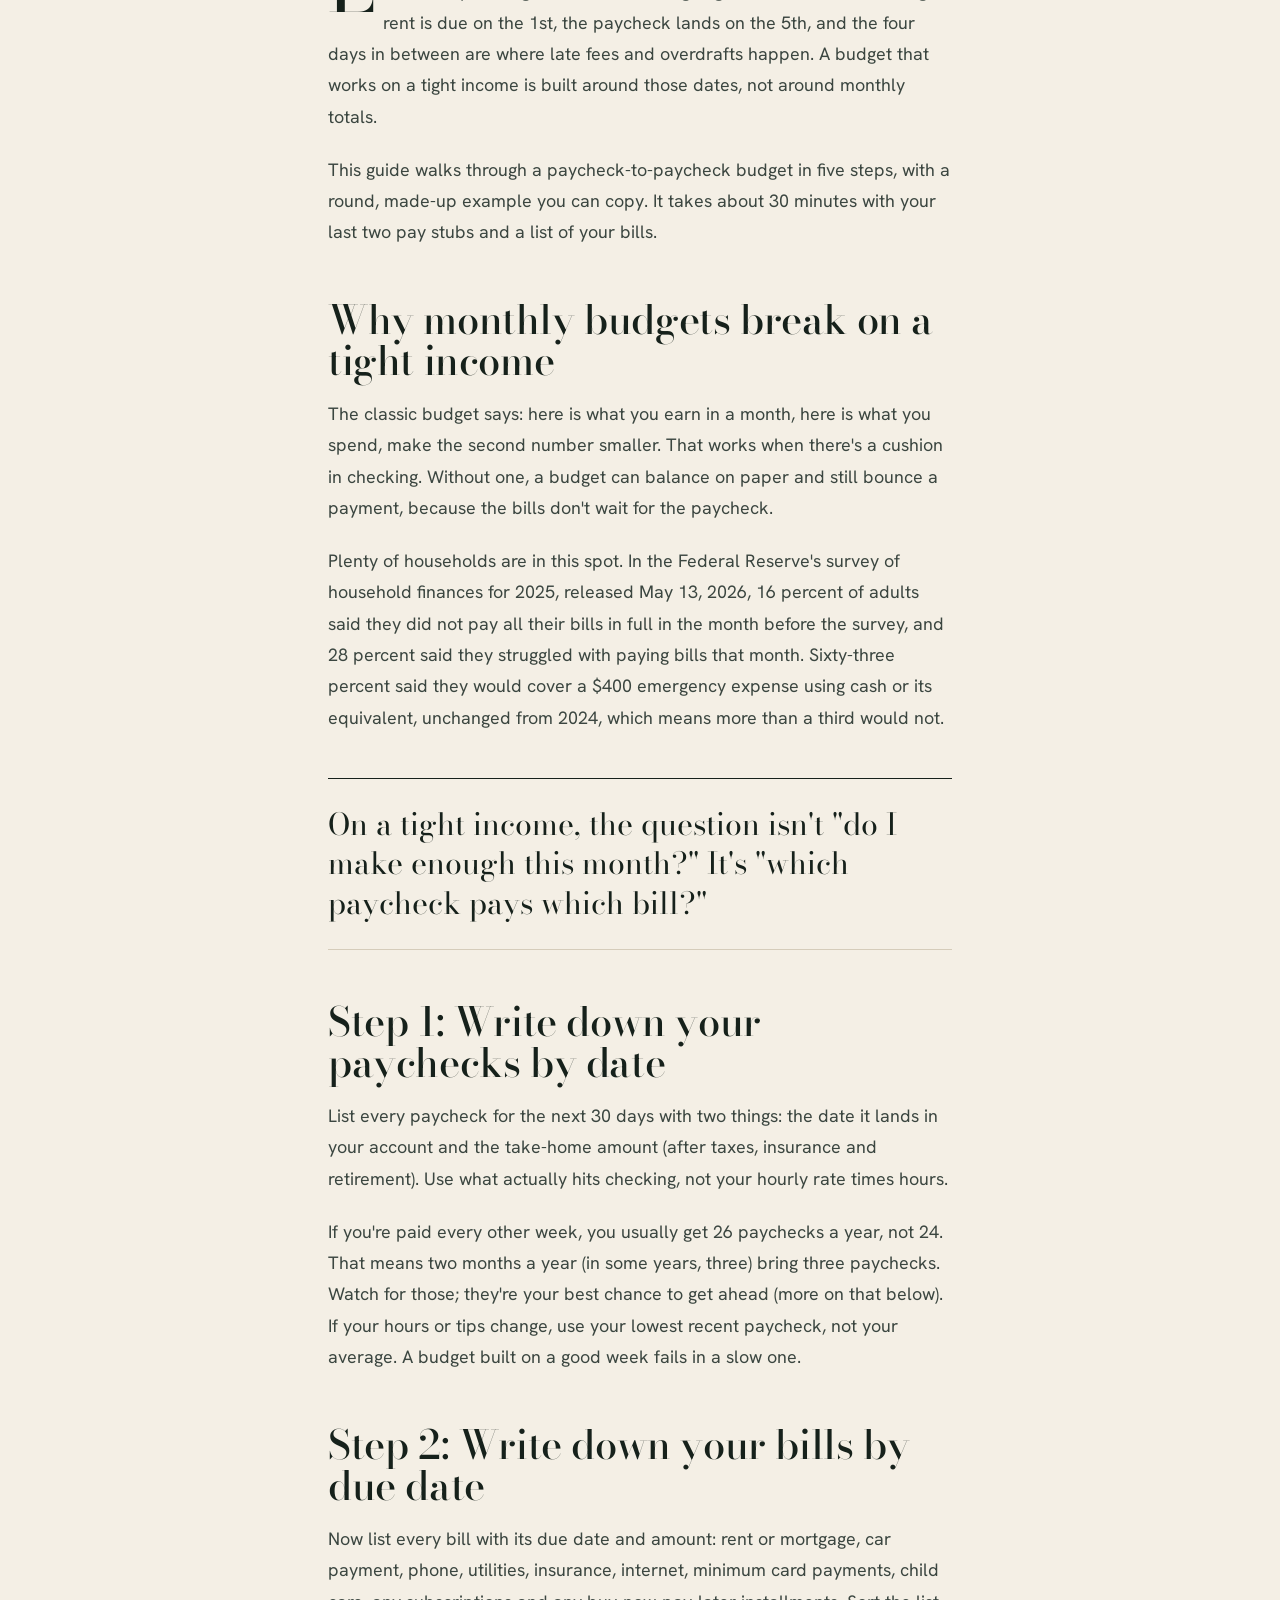
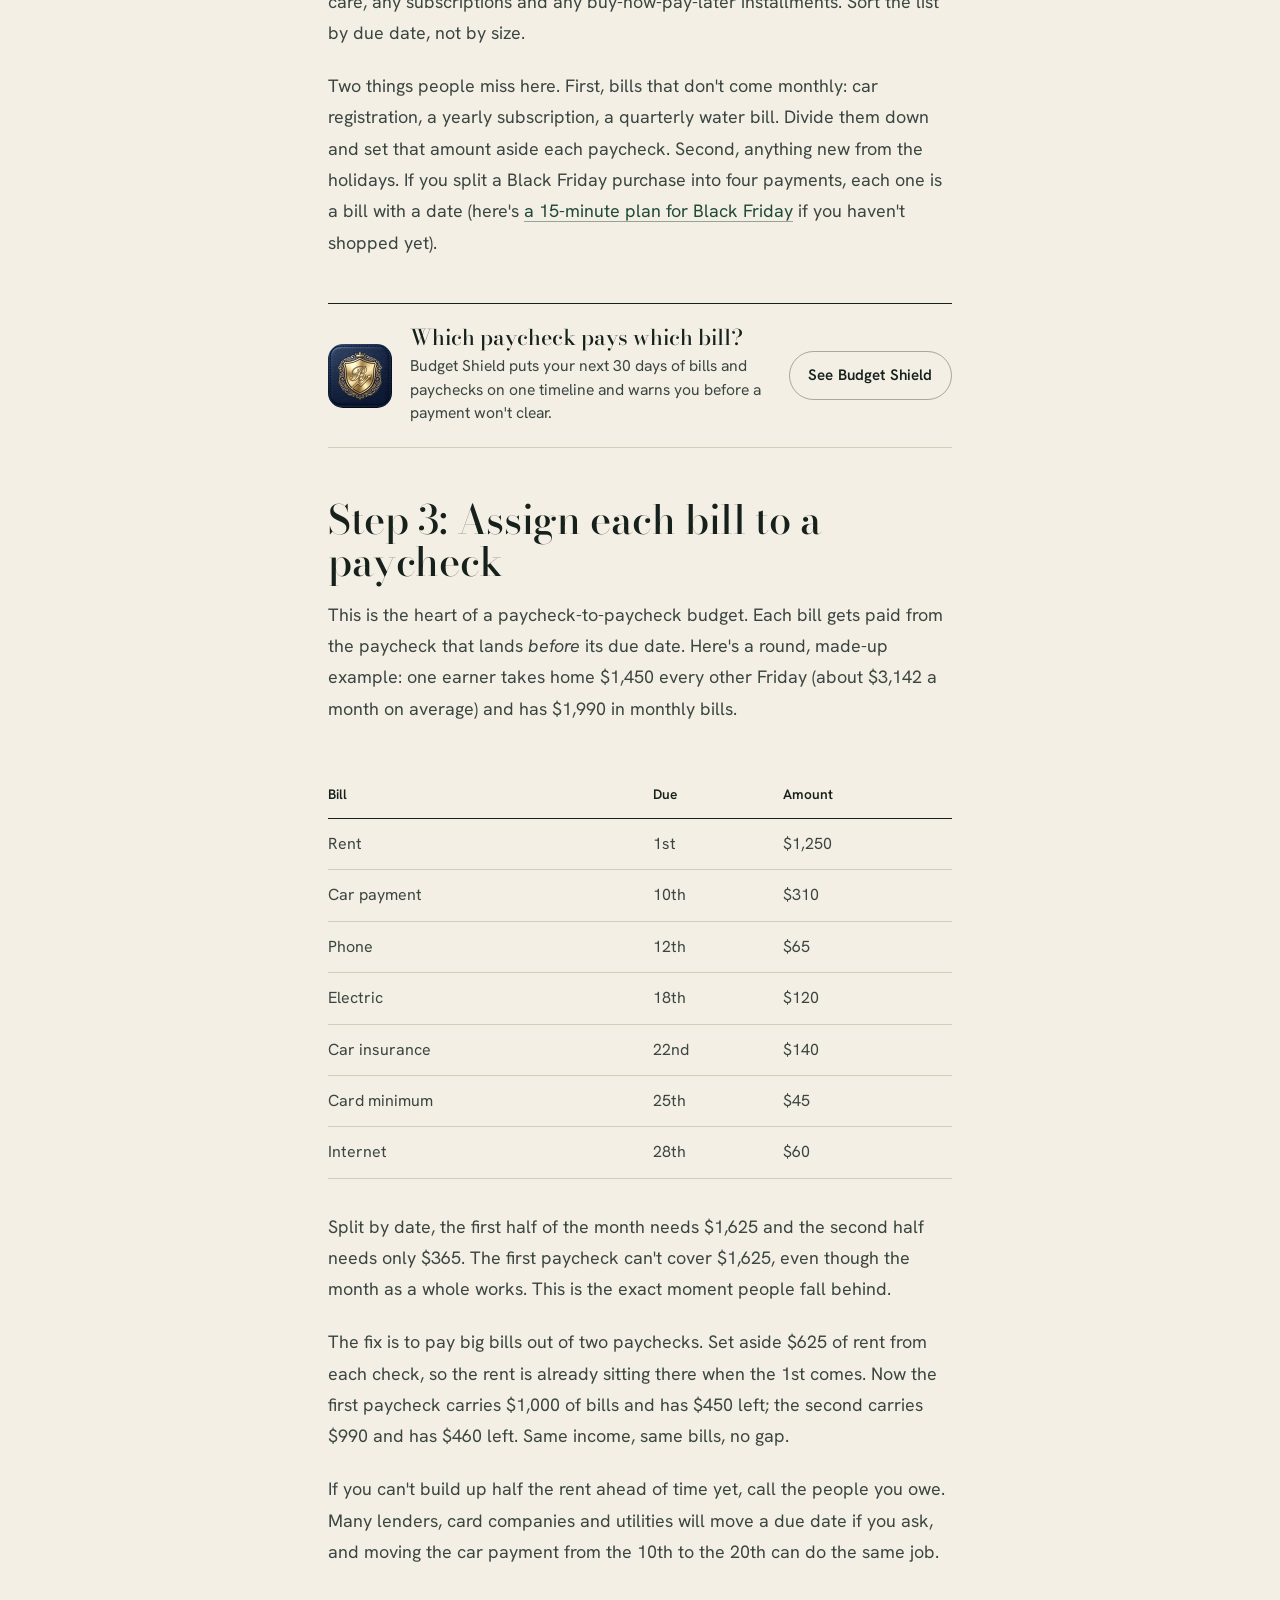
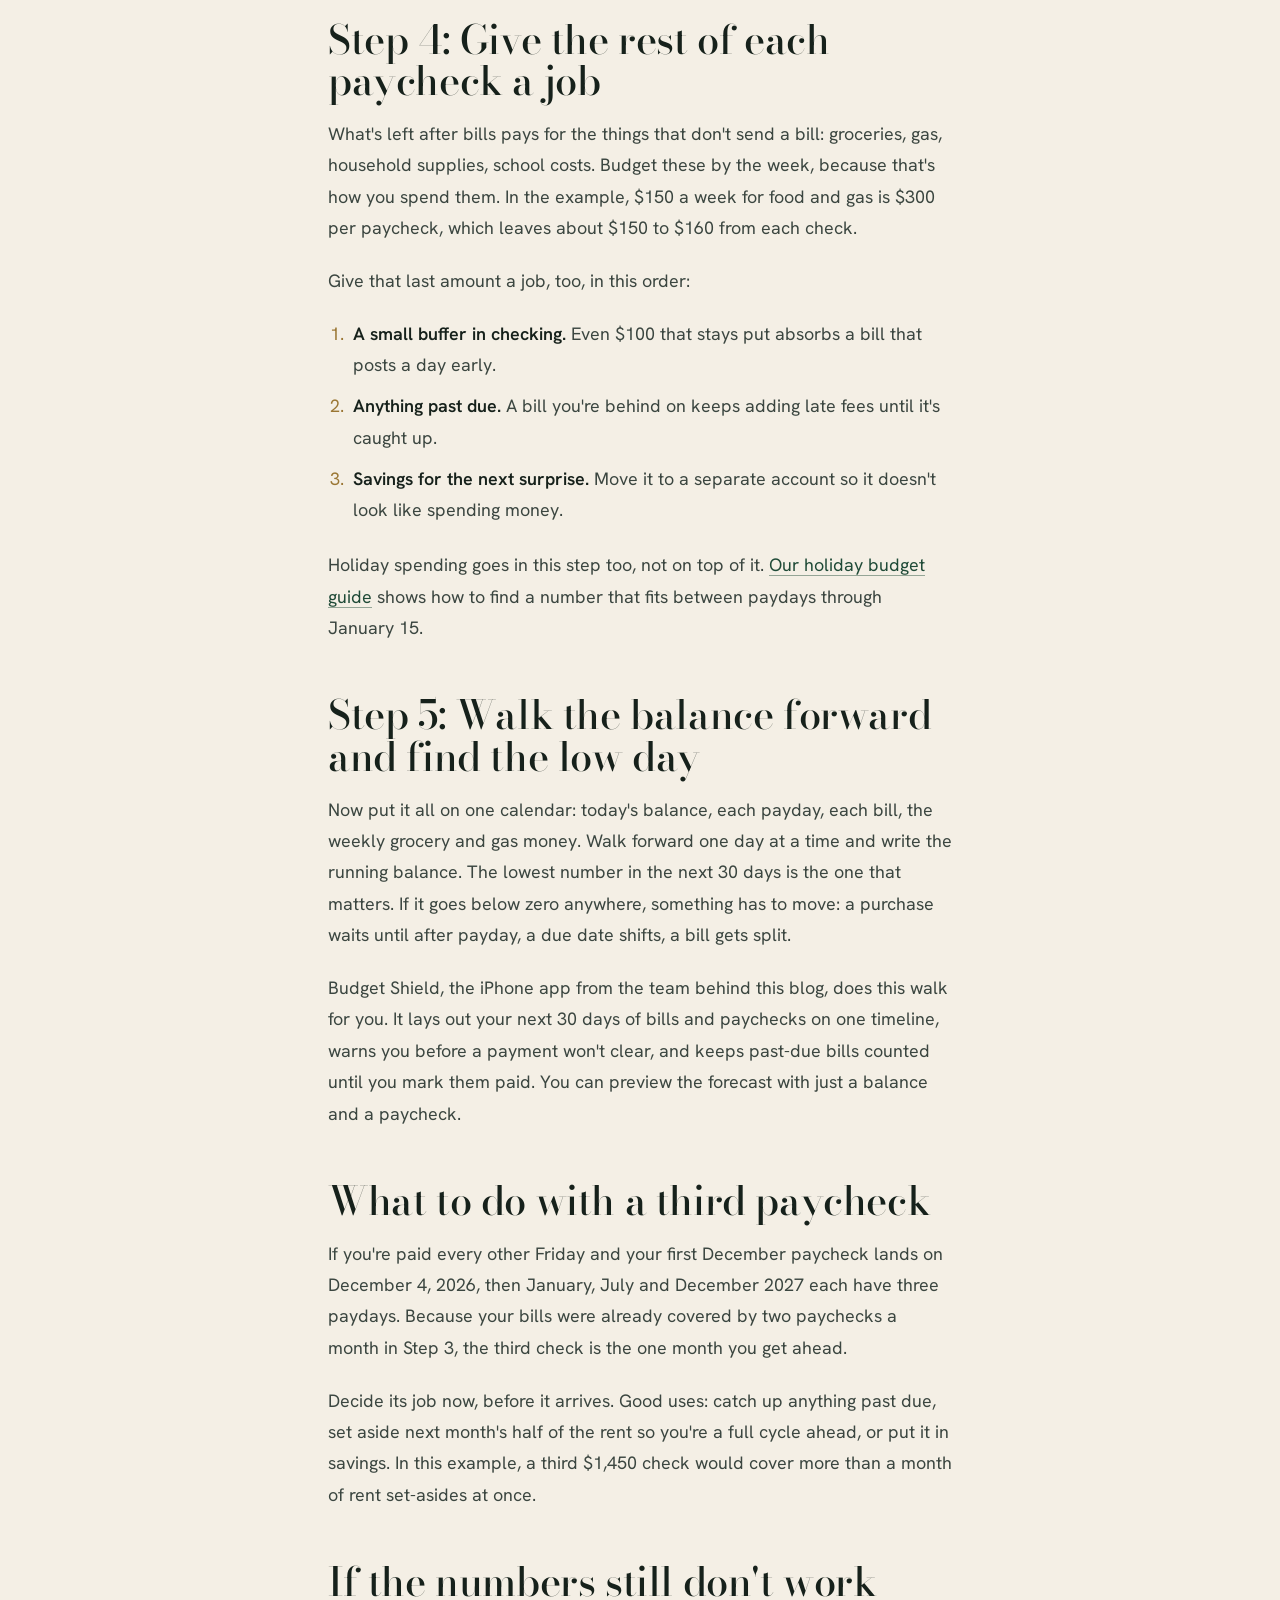
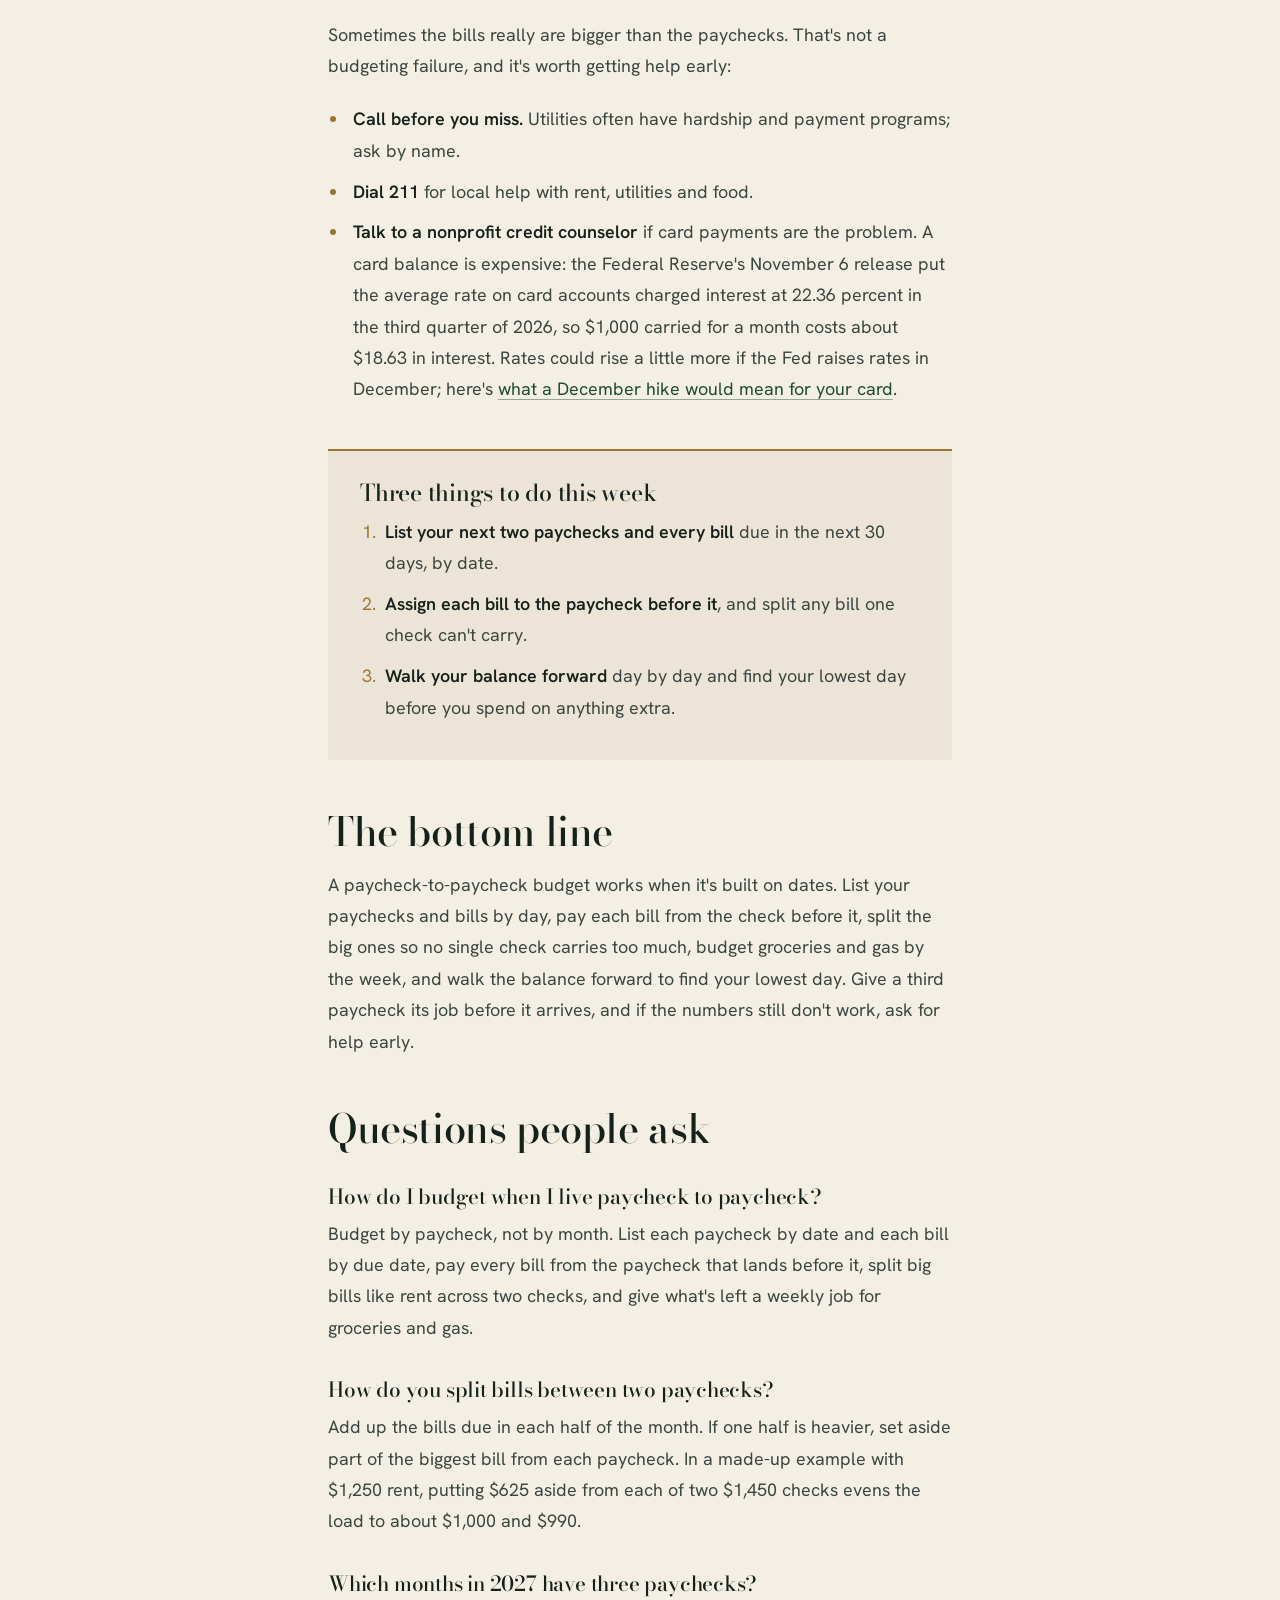
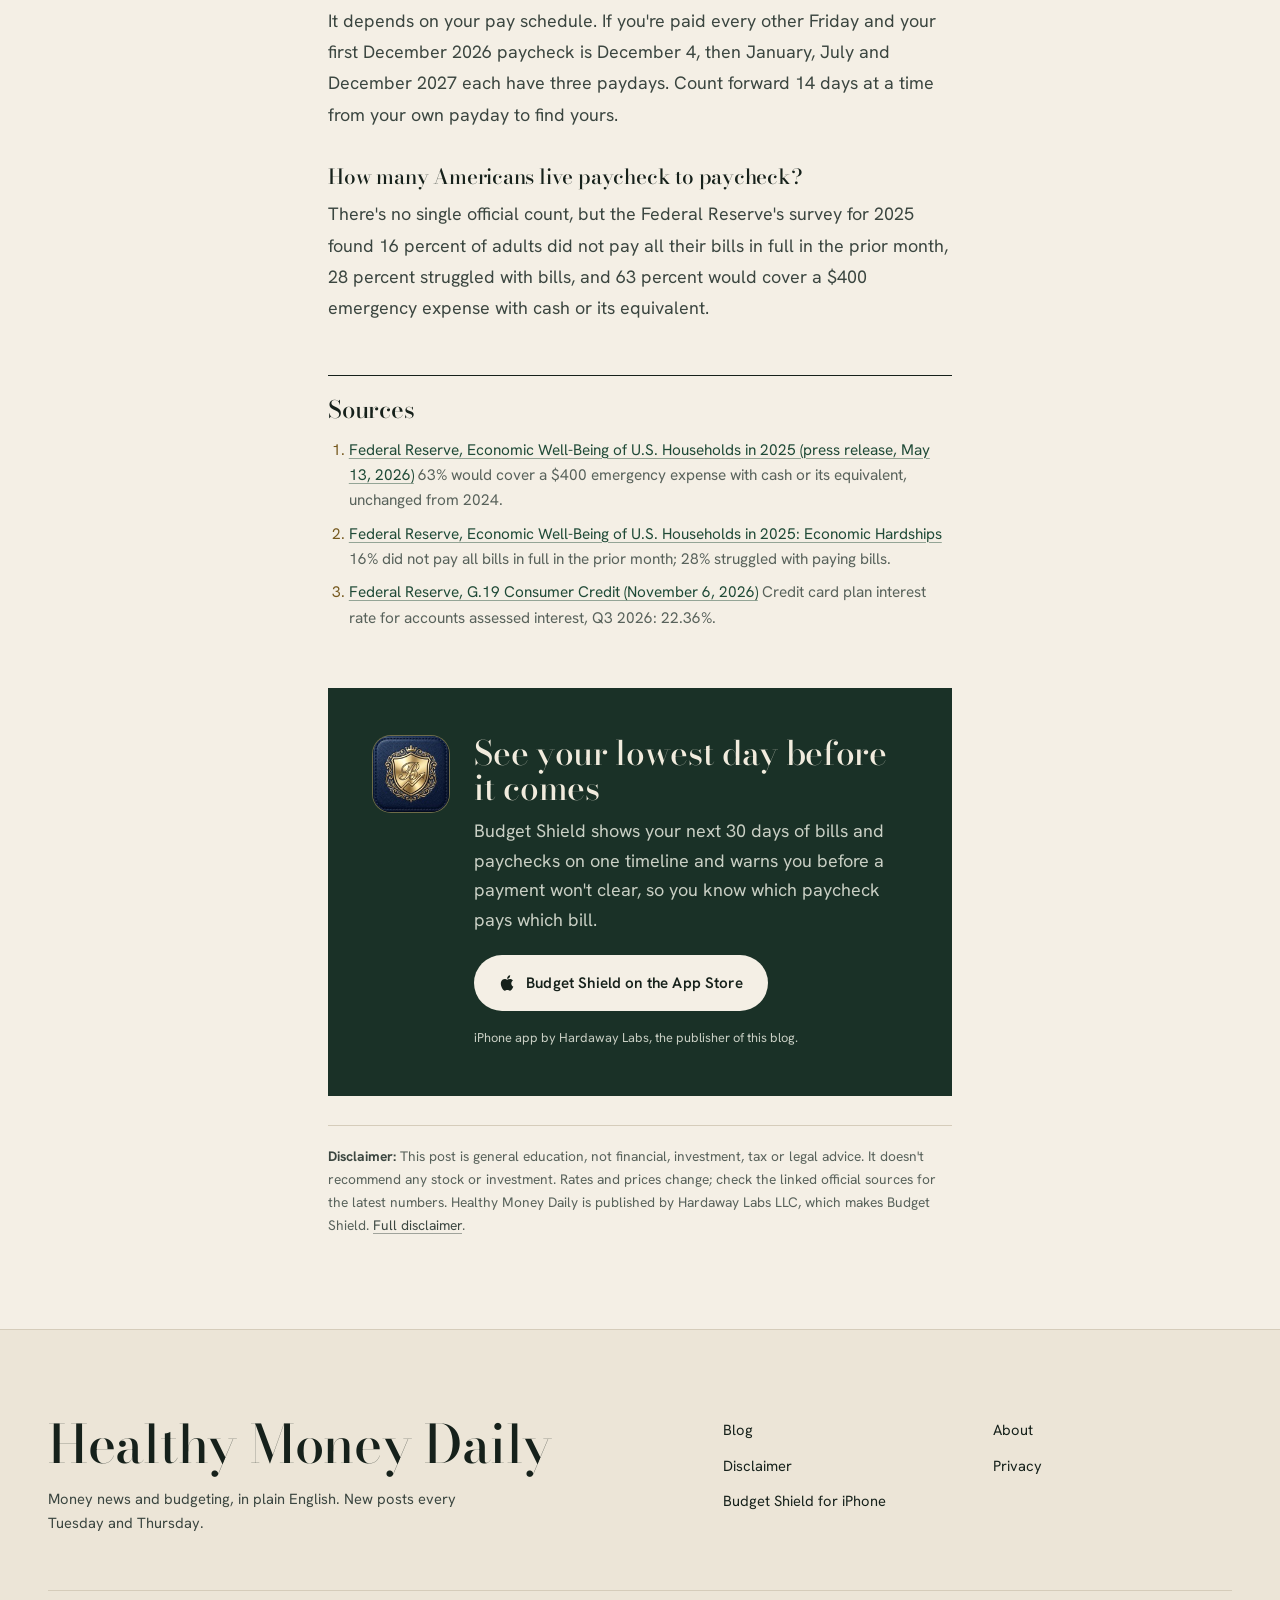
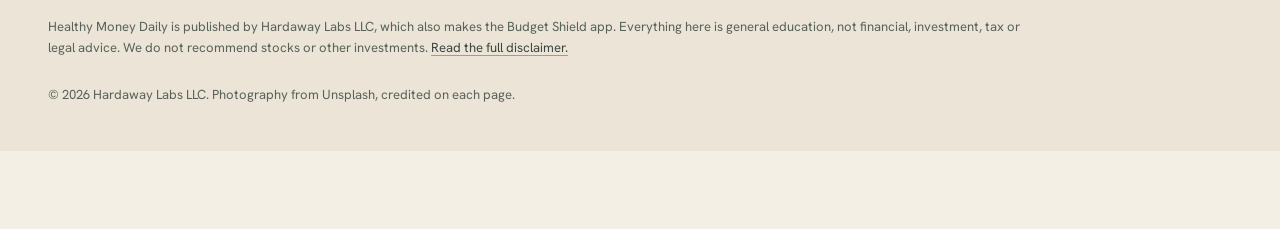
<file: blog/paycheck-to-paycheck-budget.html>
<!DOCTYPE html>
<html lang="en">
<head>
<meta charset="UTF-8">
<meta name="viewport" content="width=device-width, initial-scale=1">
<title>A Paycheck-to-Paycheck Budget That Actually Works (With an Example) | Healthy Money Daily</title>
<meta name="description" content="A paycheck-to-paycheck budget built around dates: assign each bill to a paycheck, split rent across two checks, find your low day and use a third paycheck well.">
<link rel="canonical" href="https://www.healthymoneydaily.com/blog/paycheck-to-paycheck-budget">

<meta property="og:site_name" content="Healthy Money Daily">
<meta property="og:title" content="A Paycheck-to-Paycheck Budget That Actually Works (With an Example) | Healthy Money Daily">
<meta property="og:description" content="A paycheck-to-paycheck budget built around dates: assign each bill to a paycheck, split rent across two checks, find your low day and use a third paycheck well.">
<meta property="og:type" content="article">
<meta property="og:url" content="https://www.healthymoneydaily.com/blog/paycheck-to-paycheck-budget">
<meta property="og:image" content="https://www.healthymoneydaily.com/blog/images/paycheck-to-paycheck-budget-og.jpg">
<meta name="twitter:card" content="summary_large_image">
<meta name="twitter:image" content="https://www.healthymoneydaily.com/blog/images/paycheck-to-paycheck-budget-og.jpg">
<meta name="theme-color" content="#F4EFE5" media="(prefers-color-scheme: light)">
<meta name="theme-color" content="#0F1612" media="(prefers-color-scheme: dark)">
<link rel="icon" href="/assets/favicon.svg" type="image/svg+xml">
<link rel="icon" href="/assets/favicon-32.png" sizes="32x32" type="image/png">
<link rel="apple-touch-icon" href="/assets/apple-touch-icon.png">
<link rel="alternate" type="text/plain" href="/llms.txt" title="llms.txt">
<link rel="preconnect" href="https://fonts.googleapis.com"><link rel="preconnect" href="https://fonts.gstatic.com" crossorigin>
<link href="https://fonts.googleapis.com/css2?family=Bodoni+Moda:ital,opsz,wght@0,6..96,400..700;1,6..96,400..600&family=Hanken+Grotesk:wght@400;500;600&display=swap" rel="stylesheet">
<link rel="stylesheet" href="/assets/site.css?v=14f8d21a7b">
<script>document.documentElement.classList.add('js');setTimeout(function(){if(!window.__hmdReady)document.documentElement.classList.remove('js')},2500)</script>
<meta name="keywords" content="paycheck to paycheck budget, how to budget paycheck to paycheck, biweekly budget, budget by paycheck, how to stop living paycheck to paycheck, three paycheck months 2027">
<meta property="article:published_time" content="2026-11-26">
<style>
.article{padding:clamp(2.6rem,6vw,5rem) 0 clamp(3rem,6vw,5rem)}
.art-head{max-width:900px;margin:0 auto;padding:0 var(--gutter)}
.crumb{display:flex;gap:.6rem;flex-wrap:wrap;align-items:baseline;font-size:.9rem;color:var(--ink-3);margin-bottom:1.4rem}
.crumb a{color:var(--ink-2);text-decoration:none}
.crumb a:hover{color:var(--ink)}
.crumb .lane{font-family:var(--display);font-style:italic;font-size:1.05rem;color:var(--brass-ink)}
.art-head h1{font-size:clamp(2.5rem,6.2vw,5rem);line-height:1.02;font-weight:400;margin-bottom:1.3rem}
.deck{font-family:var(--display);font-size:clamp(1.25rem,2.4vw,1.6rem);line-height:1.38;color:var(--ink-2);margin-bottom:1.8rem;max-width:40rem}
.byline{display:flex;flex-wrap:wrap;gap:.35rem 1.6rem;font-size:.88rem;color:var(--ink-3);padding:1rem 0;border-top:1px solid var(--rule-strong);border-bottom:1px solid var(--rule)}
.byline strong{color:var(--ink);font-weight:600}
.art-hero{max-width:1360px;margin:clamp(2rem,4vw,3rem) auto clamp(2.4rem,5vw,4rem);padding:0 var(--gutter)}
.art-hero img{width:100%;aspect-ratio:16/9;object-fit:cover;background:var(--paper-2)}
.art-hero figcaption{font-size:.75rem;color:var(--ink-3);margin-top:.6rem;text-align:right}
.art-hero figcaption a{color:inherit}
@media(max-width:700px){.art-hero{padding:0}.art-hero img{aspect-ratio:4/3}.art-hero figcaption{padding:0 var(--gutter)}}
.art-body{max-width:720px;margin:0 auto;padding:0 var(--gutter)}
.asof{font-size:.92rem;color:var(--ink-2);border-left:2px solid var(--brass);padding:.2rem 0 .2rem 1rem;margin-bottom:2.2rem}
.post-body > p:first-child::first-letter{font-family:var(--display);float:left;font-size:4.6em;line-height:.82;padding:.06em .1em 0 0;color:var(--ink)}
.post-body h2{font-size:clamp(1.8rem,3.4vw,2.5rem);margin:3.2rem 0 1rem}
.post-body h3{font-size:1.45rem;margin:2.2rem 0 .6rem}
.post-body p,.post-body li{color:var(--ink-2);font-size:1.12rem;line-height:1.75}
.post-body p{margin-bottom:1.35rem}
.post-body strong{color:var(--ink);font-weight:600}
.post-body a{color:var(--link)}
.post-body a.btn{color:var(--ink);text-decoration:none}
.post-body ul,.post-body ol{margin:0 0 1.5rem 1.3rem}
.post-body li{margin-bottom:.6rem;padding-left:.25rem}
.post-body li::marker{color:var(--brass)}
.post-body table{width:100%;border-collapse:collapse;margin:1.6rem 0 2rem;font-size:1rem;font-variant-numeric:tabular-nums}
.post-body th,.post-body td{text-align:left;padding:.75rem .6rem .75rem 0;border-bottom:1px solid var(--rule);vertical-align:top}
.post-body th{font-weight:600;font-size:.86rem;color:var(--ink);border-bottom:1px solid var(--rule-strong)}
.post-body td{color:var(--ink-2)}
.table-scroll{overflow-x:auto;-webkit-overflow-scrolling:touch}
.key{margin:2.8rem 0;padding:1.6rem 0;border-top:1px solid var(--rule-strong);border-bottom:1px solid var(--rule)}
.key p{font-family:var(--display);font-size:clamp(1.45rem,2.8vw,1.9rem);line-height:1.3;color:var(--ink) !important;margin:0 !important}
.todo{background:var(--paper-2);padding:1.8rem clamp(1.2rem,3vw,2rem) .8rem;margin:2.8rem 0;border-top:2px solid var(--brass)}
.todo h3,.todo h2{margin-top:0 !important}
.app-card{display:grid;grid-template-columns:64px minmax(0,1fr) auto;gap:1.1rem;align-items:center;border-top:1px solid var(--rule-strong);border-bottom:1px solid var(--rule);padding:1.4rem 0;margin:2.8rem 0}
.app-card img{width:64px;height:64px;border-radius:15px}
.app-card .t{font-family:var(--display);font-weight:500;font-size:1.35rem;line-height:1.15;color:var(--ink) !important;margin:0 0 .2rem !important}
.app-card .d{font-size:.98rem !important;color:var(--ink-2);margin:0 !important;line-height:1.5 !important}
.app-card .btn{padding:.7rem 1.15rem}
@media(max-width:560px){.app-card{grid-template-columns:56px minmax(0,1fr)}.app-card img{width:56px;height:56px}.app-card .btn{grid-column:1/-1}}
.faq h3{font-size:1.3rem}
.sources{margin:3.2rem 0 0;padding-top:1.4rem;border-top:1px solid var(--rule-strong)}
.sources h2{font-size:1.5rem;margin:0 0 .9rem}
.sources ol{margin:0 0 0 1.3rem;font-size:.96rem;color:var(--ink-2)}
.sources li{margin-bottom:.5rem}
.sources li::marker{color:var(--brass-ink);font-variant-numeric:tabular-nums}
.sources li span{color:var(--ink-3)}
.cta-box{background:var(--forest);color:var(--on-forest);padding:clamp(2rem,5vw,3rem) clamp(1.4rem,4vw,2.8rem);margin:3.6rem 0 1.6rem;display:grid;grid-template-columns:auto minmax(0,1fr);gap:1.2rem 1.6rem;align-items:start}
.cta-box > img{width:76px;height:76px;border-radius:18px;box-shadow:0 0 0 1px rgba(210,178,113,.45)}
.cta-box h2{color:var(--on-forest);font-size:clamp(1.6rem,3vw,2.1rem);margin:0 0 .6rem}
.cta-box p{color:var(--on-forest-2);margin:0 0 1.3rem}
.cta-box .fine{font-size:.8rem;margin:1rem 0 0}
@media(max-width:520px){.cta-box{grid-template-columns:1fr}}
.post-disc{font-size:.86rem;line-height:1.65;color:var(--ink-3);border-top:1px solid var(--rule);padding-top:1.2rem;margin-top:1.8rem}
.post-disc strong{color:var(--ink-2)}
.post-disc a{color:var(--ink-2)}
#hmd-sticky{position:fixed;left:0;right:0;bottom:0;z-index:60;background:color-mix(in srgb,var(--paper) 94%,transparent);backdrop-filter:blur(12px);-webkit-backdrop-filter:blur(12px);border-top:1px solid var(--rule);padding:.65rem var(--gutter) calc(.65rem + env(safe-area-inset-bottom,0px))}
#hmd-sticky .in{max-width:720px;margin:0 auto;display:flex;align-items:center;gap:.8rem}
#hmd-sticky img{width:38px;height:38px;border-radius:9px;flex-shrink:0}
#hmd-sticky .tx{flex:1;font-size:.88rem;color:var(--ink-2);line-height:1.3;min-width:0;display:flex;flex-direction:column}
#hmd-sticky .tx strong{color:var(--ink);font-family:var(--display);font-weight:500;font-size:1.02rem}
#hmd-sticky .btn{padding:.55rem 1rem;font-size:.85rem}
#hmd-sticky button{background:none;border:0;color:var(--ink-3);font-size:1.6rem;cursor:pointer;line-height:1;padding:.2rem .3rem}
body.has-sticky{padding-bottom:78px}
#hmd-sticky .short{display:none}
@media(max-width:520px){#hmd-sticky .long{display:none}#hmd-sticky .short{display:inline}#hmd-sticky .tx{font-size:.82rem}#hmd-sticky .btn{padding:.5rem .8rem;font-size:.8rem}}
</style>

<script type="application/ld+json">
{"@context": "https://schema.org", "@type": "Article", "headline": "A Paycheck-to-Paycheck Budget That Actually Works (With an Example)", "author": {"@type": "Person", "name": "Chris Hardaway", "url": "https://www.healthymoneydaily.com/about"}, "publisher": {"@type": "Organization", "name": "Hardaway Labs LLC", "url": "https://www.healthymoneydaily.com"}, "datePublished": "2026-11-26", "dateModified": "2026-11-26", "description": "A paycheck-to-paycheck budget built around dates: assign each bill to a paycheck, split rent across two checks, find your low day and use a third paycheck well.", "image": "https://www.healthymoneydaily.com/blog/images/paycheck-to-paycheck-budget-og.jpg", "mainEntityOfPage": "https://www.healthymoneydaily.com/blog/paycheck-to-paycheck-budget", "citation": ["https://www.federalreserve.gov/newsevents/pressreleases/other20260513a.htm", "https://www.federalreserve.gov/publications/2026-economic-well-being-of-us-households-in-2025-economic-hardships.htm", "https://www.federalreserve.gov/releases/g19/current/default.htm"]}
</script>
<script type="application/ld+json">
{"@context": "https://schema.org", "@type": "FAQPage", "mainEntity": [{"@type": "Question", "name": "How do I budget when I live paycheck to paycheck?", "acceptedAnswer": {"@type": "Answer", "text": "Budget by paycheck, not by month. List each paycheck by date and each bill by due date, pay every bill from the paycheck that lands before it, split big bills like rent across two checks, and give what's left a weekly job for groceries and gas."}}, {"@type": "Question", "name": "How do you split bills between two paychecks?", "acceptedAnswer": {"@type": "Answer", "text": "Add up the bills due in each half of the month. If one half is heavier, set aside part of the biggest bill from each paycheck. In a made-up example with $1,250 rent, putting $625 aside from each of two $1,450 checks evens the load to about $1,000 and $990."}}, {"@type": "Question", "name": "Which months in 2027 have three paychecks?", "acceptedAnswer": {"@type": "Answer", "text": "It depends on your pay schedule. If you're paid every other Friday and your first December 2026 paycheck is December 4, then January, July and December 2027 each have three paydays. Count forward 14 days at a time from your own payday to find yours."}}, {"@type": "Question", "name": "How many Americans live paycheck to paycheck?", "acceptedAnswer": {"@type": "Answer", "text": "There's no single official count, but the Federal Reserve's survey for 2025 found 16 percent of adults did not pay all their bills in full in the prior month, 28 percent struggled with bills, and 63 percent would cover a $400 emergency expense with cash or its equivalent."}}]}
</script>
<script>
!function(t,e){var o,n,p,r;e.__SV||(window.posthog=e,e._i=[],e.init=function(i,s,a){function g(t,e){var o=e.split(".");2==o.length&&(t=t[o[0]],e=o[1]),t[e]=function(){t.push([e].concat(Array.prototype.slice.call(arguments,0)))}}(p=t.createElement("script")).type="text/javascript",p.crossOrigin="anonymous",p.async=!0,p.src=s.api_host.replace(".i.posthog.com","-assets.i.posthog.com")+"/static/array.js",(r=t.getElementsByTagName("script")[0]).parentNode.insertBefore(p,r);var u=e;for(void 0!==a?u=e[a]=[]:a="posthog",u.people=u.people||[],u.toString=function(t){var e="posthog";return"posthog"!==a&&(e+="."+a),t||(e+=" (stub)"),e},u.people.toString=function(){return u.toString(1)+".people (stub)"},o="init capture register register_once register_for_session unregister unregister_for_session getFeatureFlag getFeatureFlagPayload isFeatureEnabled reloadFeatureFlags updateEarlyAccessFeatureEnrollment getEarlyAccessFeatures on onFeatureFlags onSessionId getSurveys getActiveMatchingSurveys renderSurvey canRenderSurvey identify setPersonProperties group resetGroups setPersonPropertiesForFlags resetPersonPropertiesForFlags setGroupPropertiesForFlags resetGroupPropertiesForFlags reset get_distinct_id getGroups get_session_id get_session_replay_url alias set_config startSessionRecording stopSessionRecording sessionRecordingStarted captureException loadToolbar get_property getSessionProperty createPersonProfile opt_in_capturing opt_out_capturing has_opted_in_capturing has_opted_out_capturing clear_opt_in_out_capturing debug getPageviewId".split(" "),n=0;n<o.length;n++)g(u,o[n]);e._i.push([i,s,a])},e.__SV=1)}(document,window.posthog||[]);
if(!/^(localhost|127\.0\.0\.1)$/.test(location.hostname)){posthog.init('phc_vSKzzfR42VZJEoZTw2EG5QbjHtL85dCPSSJfY5z2WFLj',{api_host:'https://us.i.posthog.com',person_profiles:'identified_only',capture_pageview:true,disable_session_recording:true,loaded:function(ph){ph.register({site:'healthymoneydaily'})}});}
</script>
</head><body>
<a class="skip" href="#main">Skip to content</a>
<nav class="nav" aria-label="Main">
  <div class="wrap">
    <a class="brand" href="/">Healthy Money Daily</a>
    <button class="nav-toggle" aria-label="Menu" aria-expanded="false" aria-controls="nav-links"><span></span><span></span><span></span></button>
    <div class="nav-links" id="nav-links">
      <a href="/">Home</a>
      <a href="/blog" aria-current="page">Blog</a>
      <a href="/#lanes">What we cover</a>
      <a href="/about">About</a>
      <a class="nav-app" data-placement="nav" rel="noopener" href="https://apps.apple.com/app/id6766591206?pt=128318750&amp;ct=hmd_nav&amp;mt=8"><img src="/assets/budget-shield.jpg" alt="" width="26" height="26">Budget Shield</a>
    </div>
  </div>
</nav>
<main id="main">
<article class="article">
  <header class="art-head">
    <p class="crumb"><a href="/blog">Blog</a><span aria-hidden="true">/</span><span class="lane">Budgeting how-to</span></p>
    <h1>A Paycheck-to-Paycheck Budget That Actually Works (With an Example)</h1>
    <p class="deck">On a tight income, the problem is usually timing, not totals. Assign every bill to the paycheck before it, split the big ones, and find your lowest day.</p>
    <div class="byline"><span>By <strong>Chris Hardaway</strong></span><time datetime="2026-11-26">November 26, 2026</time><span>7 min read</span><span>Education, not advice</span></div>
  </header>
  <figure class="art-hero"><img src="/assets/photos/family-table-1600.webp" srcset="/assets/photos/family-table-800.webp 800w, /assets/photos/family-table-1600.webp 1600w" sizes="(min-width: 1360px) 1360px, 100vw" alt="A mother and father at the kitchen table with their baby daughter, going through bills and papers together" width="1600" height="1066" fetchpriority="high" style="object-position:50% 40%"><figcaption>Photo: <a href="https://unsplash.com/photos/t6QdT-_Z6Eo" rel="noopener">National Cancer Institute</a> / Unsplash</figcaption></figure>
  <div class="art-body">
  
  <div class="post-body">
<p>Living paycheck to paycheck usually isn't a math problem. Most months the money coming in covers the bills going out. The trouble is timing: rent is due on the 1st, the paycheck lands on the 5th, and the four days in between are where late fees and overdrafts happen. A budget that works on a tight income is built around those dates, not around monthly totals.</p>

<p>This guide walks through a paycheck-to-paycheck budget in five steps, with a round, made-up example you can copy. It takes about 30 minutes with your last two pay stubs and a list of your bills.</p>

<h2>Why monthly budgets break on a tight income</h2>

<p>The classic budget says: here is what you earn in a month, here is what you spend, make the second number smaller. That works when there's a cushion in checking. Without one, a budget can balance on paper and still bounce a payment, because the bills don't wait for the paycheck.</p>

<p>Plenty of households are in this spot. In the Federal Reserve's survey of household finances for 2025, released May 13, 2026, 16 percent of adults said they did not pay all their bills in full in the month before the survey, and 28 percent said they struggled with paying bills that month. Sixty-three percent said they would cover a $400 emergency expense using cash or its equivalent, unchanged from 2024, which means more than a third would not.</p>

<div class="key"><p>On a tight income, the question isn't "do I make enough this month?" It's "which paycheck pays which bill?"</p></div>

<h2>Step 1: Write down your paychecks by date</h2>

<p>List every paycheck for the next 30 days with two things: the date it lands in your account and the take-home amount (after taxes, insurance and retirement). Use what actually hits checking, not your hourly rate times hours.</p>

<p>If you're paid every other week, you usually get 26 paychecks a year, not 24. That means two months a year (in some years, three) bring three paychecks. Watch for those; they're your best chance to get ahead (more on that below). If your hours or tips change, use your lowest recent paycheck, not your average. A budget built on a good week fails in a slow one.</p>

<h2>Step 2: Write down your bills by due date</h2>

<p>Now list every bill with its due date and amount: rent or mortgage, car payment, phone, utilities, insurance, internet, minimum card payments, child care, any subscriptions and any buy-now-pay-later installments. Sort the list by due date, not by size.</p>

<p>Two things people miss here. First, bills that don't come monthly: car registration, a yearly subscription, a quarterly water bill. Divide them down and set that amount aside each paycheck. Second, anything new from the holidays. If you split a Black Friday purchase into four payments, each one is a bill with a date (here's <a href="/blog/black-friday-budget-plan-2026">a 15-minute plan for Black Friday</a> if you haven't shopped yet).</p>

<aside class="app-card" aria-label="Budget Shield">
          <img src="/assets/budget-shield.jpg" alt="" width="64" height="64">
          <div class="t-wrap"><p class="t">Which paycheck pays which bill?</p><p class="d">Budget Shield puts your next 30 days of bills and paychecks on one timeline and warns you before a payment won&#x27;t clear.</p></div>
          <a class="btn btn-line" data-placement="mid" rel="noopener" href="https://apps.apple.com/app/id6766591206?pt=128318750&amp;ct=hmd_mid&amp;mt=8">See Budget Shield</a>
        </aside>

<h2>Step 3: Assign each bill to a paycheck</h2>

<p>This is the heart of a paycheck-to-paycheck budget. Each bill gets paid from the paycheck that lands <em>before</em> its due date. Here's a round, made-up example: one earner takes home $1,450 every other Friday (about $3,142 a month on average) and has $1,990 in monthly bills.</p>

<div class="table-scroll"><table>
  <thead><tr><th>Bill</th><th>Due</th><th>Amount</th></tr></thead>
  <tbody>
    <tr><td>Rent</td><td>1st</td><td>$1,250</td></tr>
    <tr><td>Car payment</td><td>10th</td><td>$310</td></tr>
    <tr><td>Phone</td><td>12th</td><td>$65</td></tr>
    <tr><td>Electric</td><td>18th</td><td>$120</td></tr>
    <tr><td>Car insurance</td><td>22nd</td><td>$140</td></tr>
    <tr><td>Card minimum</td><td>25th</td><td>$45</td></tr>
    <tr><td>Internet</td><td>28th</td><td>$60</td></tr>
  </tbody>
</table></div>

<p>Split by date, the first half of the month needs $1,625 and the second half needs only $365. The first paycheck can't cover $1,625, even though the month as a whole works. This is the exact moment people fall behind.</p>

<p>The fix is to pay big bills out of two paychecks. Set aside $625 of rent from each check, so the rent is already sitting there when the 1st comes. Now the first paycheck carries $1,000 of bills and has $450 left; the second carries $990 and has $460 left. Same income, same bills, no gap.</p>

<p>If you can't build up half the rent ahead of time yet, call the people you owe. Many lenders, card companies and utilities will move a due date if you ask, and moving the car payment from the 10th to the 20th can do the same job.</p>

<h2>Step 4: Give the rest of each paycheck a job</h2>

<p>What's left after bills pays for the things that don't send a bill: groceries, gas, household supplies, school costs. Budget these by the week, because that's how you spend them. In the example, $150 a week for food and gas is $300 per paycheck, which leaves about $150 to $160 from each check.</p>

<p>Give that last amount a job, too, in this order:</p>

<ol>
  <li><strong>A small buffer in checking.</strong> Even $100 that stays put absorbs a bill that posts a day early.</li>
  <li><strong>Anything past due.</strong> A bill you're behind on keeps adding late fees until it's caught up.</li>
  <li><strong>Savings for the next surprise.</strong> Move it to a separate account so it doesn't look like spending money.</li>
</ol>

<p>Holiday spending goes in this step too, not on top of it. <a href="/blog/how-to-budget-for-the-holidays-2026">Our holiday budget guide</a> shows how to find a number that fits between paydays through January 15.</p>

<h2>Step 5: Walk the balance forward and find the low day</h2>

<p>Now put it all on one calendar: today's balance, each payday, each bill, the weekly grocery and gas money. Walk forward one day at a time and write the running balance. The lowest number in the next 30 days is the one that matters. If it goes below zero anywhere, something has to move: a purchase waits until after payday, a due date shifts, a bill gets split.</p>

<p>Budget Shield, the iPhone app from the team behind this blog, does this walk for you. It lays out your next 30 days of bills and paychecks on one timeline, warns you before a payment won't clear, and keeps past-due bills counted until you mark them paid. You can preview the forecast with just a balance and a paycheck.</p>

<h2>What to do with a third paycheck</h2>

<p>If you're paid every other Friday and your first December paycheck lands on December 4, 2026, then January, July and December 2027 each have three paydays. Because your bills were already covered by two paychecks a month in Step 3, the third check is the one month you get ahead.</p>

<p>Decide its job now, before it arrives. Good uses: catch up anything past due, set aside next month's half of the rent so you're a full cycle ahead, or put it in savings. In this example, a third $1,450 check would cover more than a month of rent set-asides at once.</p>

<h2>If the numbers still don't work</h2>

<p>Sometimes the bills really are bigger than the paychecks. That's not a budgeting failure, and it's worth getting help early:</p>

<ul>
  <li><strong>Call before you miss.</strong> Utilities often have hardship and payment programs; ask by name.</li>
  <li><strong>Dial 211</strong> for local help with rent, utilities and food.</li>
  <li><strong>Talk to a nonprofit credit counselor</strong> if card payments are the problem. A card balance is expensive: the Federal Reserve's November 6 release put the average rate on card accounts charged interest at 22.36 percent in the third quarter of 2026, so $1,000 carried for a month costs about $18.63 in interest. Rates could rise a little more if the Fed raises rates in December; here's <a href="/blog/december-fed-rate-hike-what-it-means">what a December hike would mean for your card</a>.</li>
</ul>

<div class="todo">
<h3>Three things to do this week</h3>
<ol>
  <li><strong>List your next two paychecks and every bill</strong> due in the next 30 days, by date.</li>
  <li><strong>Assign each bill to the paycheck before it</strong>, and split any bill one check can't carry.</li>
  <li><strong>Walk your balance forward</strong> day by day and find your lowest day before you spend on anything extra.</li>
</ol>
</div>

  <h2>The bottom line</h2>
  <p>A paycheck-to-paycheck budget works when it's built on dates. List your paychecks and bills by day, pay each bill from the check before it, split the big ones so no single check carries too much, budget groceries and gas by the week, and walk the balance forward to find your lowest day. Give a third paycheck its job before it arrives, and if the numbers still don't work, ask for help early.</p>

  <div class="faq">
  <h2>Questions people ask</h2>
  <h3>How do I budget when I live paycheck to paycheck?</h3>
  <p>Budget by paycheck, not by month. List each paycheck by date and each bill by due date, pay every bill from the paycheck that lands before it, split big bills like rent across two checks, and give what's left a weekly job for groceries and gas.</p>
  <h3>How do you split bills between two paychecks?</h3>
  <p>Add up the bills due in each half of the month. If one half is heavier, set aside part of the biggest bill from each paycheck. In a made-up example with $1,250 rent, putting $625 aside from each of two $1,450 checks evens the load to about $1,000 and $990.</p>
  <h3>Which months in 2027 have three paychecks?</h3>
  <p>It depends on your pay schedule. If you're paid every other Friday and your first December 2026 paycheck is December 4, then January, July and December 2027 each have three paydays. Count forward 14 days at a time from your own payday to find yours.</p>
  <h3>How many Americans live paycheck to paycheck?</h3>
  <p>There's no single official count, but the Federal Reserve's survey for 2025 found 16 percent of adults did not pay all their bills in full in the prior month, 28 percent struggled with bills, and 63 percent would cover a $400 emergency expense with cash or its equivalent.</p>
  </div>
  </div>

  <section class="sources" aria-label="Sources">
    <h2>Sources</h2>
    <ol>
      <li><a href="https://www.federalreserve.gov/newsevents/pressreleases/other20260513a.htm" rel="noopener">Federal Reserve, Economic Well-Being of U.S. Households in 2025 (press release, May 13, 2026)</a> <span>63% would cover a $400 emergency expense with cash or its equivalent, unchanged from 2024.</span></li>
      <li><a href="https://www.federalreserve.gov/publications/2026-economic-well-being-of-us-households-in-2025-economic-hardships.htm" rel="noopener">Federal Reserve, Economic Well-Being of U.S. Households in 2025: Economic Hardships</a> <span>16% did not pay all bills in full in the prior month; 28% struggled with paying bills.</span></li>
      <li><a href="https://www.federalreserve.gov/releases/g19/current/default.htm" rel="noopener">Federal Reserve, G.19 Consumer Credit (November 6, 2026)</a> <span>Credit card plan interest rate for accounts assessed interest, Q3 2026: 22.36%.</span></li>
    </ol>
  </section>

  <aside class="cta-box" aria-label="Budget Shield">
    <img src="/assets/budget-shield.jpg" alt="Budget Shield app icon" width="76" height="76">
    <div>
      <h2>See your lowest day before it comes</h2>
      <p>Budget Shield shows your next 30 days of bills and paychecks on one timeline and warns you before a payment won&#x27;t clear, so you know which paycheck pays which bill.</p>
      <a class="btn btn-ivory" data-placement="cta_box" rel="noopener" href="https://apps.apple.com/app/id6766591206?pt=128318750&amp;ct=hmd_cta&amp;mt=8"><svg viewBox="0 0 24 24" aria-hidden="true"><path d="M16.37 12.6c-.03-2.6 2.12-3.85 2.22-3.91-1.21-1.77-3.09-2.01-3.76-2.04-1.6-.16-3.12.94-3.93.94-.81 0-2.06-.92-3.39-.89-1.74.03-3.35 1.01-4.25 2.57-1.81 3.14-.46 7.8 1.3 10.35.86 1.25 1.89 2.65 3.23 2.6 1.3-.05 1.79-.84 3.36-.84 1.57 0 2.01.84 3.38.81 1.4-.02 2.28-1.27 3.13-2.53.99-1.45 1.4-2.85 1.42-2.92-.03-.01-2.72-1.04-2.75-4.14zM13.79 4.97c.71-.86 1.19-2.06 1.06-3.25-1.02.04-2.26.68-3 1.54-.66.76-1.23 1.98-1.08 3.15 1.14.09 2.3-.58 3.02-1.44z"/></svg>Budget Shield on the App Store</a>
      <p class="fine">iPhone app by Hardaway Labs, the publisher of this blog.</p>
    </div>
  </aside>

  <p class="post-disc"><strong>Disclaimer:</strong> This post is general education, not financial, investment, tax or legal advice. It doesn't recommend any stock or investment. Rates and prices change; check the linked official sources for the latest numbers. Healthy Money Daily is published by Hardaway Labs LLC, which makes Budget Shield. <a href="/disclaimer">Full disclaimer</a>.</p>
  </div>
</article>
</main>
<footer>
  <div class="wrap">
    <div class="foot">
      <div>
        <a class="brand" href="/">Healthy Money Daily</a>
        <p class="tagline">Money news and budgeting, in plain English. New posts every Tuesday and Thursday.</p>
      </div>
      <nav aria-label="Footer">
        <a href="/blog">Blog</a>
        <a href="/about">About</a>
        <a href="/disclaimer">Disclaimer</a>
        <a href="/privacy">Privacy</a>
        <a href="https://apps.apple.com/app/id6766591206?pt=128318750&amp;ct=hmd_footer&amp;mt=8" data-placement="footer" rel="noopener">Budget Shield for iPhone</a>
      </nav>
    </div>
    <p class="disc">Healthy Money Daily is published by Hardaway Labs LLC, which also makes the Budget Shield app. Everything here is general education, not financial, investment, tax or legal advice. We do not recommend stocks or other investments. <a href="/disclaimer">Read the full disclaimer.</a></p>
    <p class="disc">&copy; 2026 Hardaway Labs LLC. Photography from Unsplash, credited on each page.</p>
  </div>
</footer>
<div id="hmd-sticky" role="region" aria-label="Budget Shield" hidden>
  <div class="in">
    <img src="/assets/budget-shield.jpg" alt="" width="38" height="38">
    <span class="tx"><strong>Budget Shield</strong><span class="long">See your next 30 days of bills before they hit</span><span class="short">Your next 30 days of bills</span></span>
    <a class="btn btn-ink" data-placement="sticky" rel="noopener" href="https://apps.apple.com/app/id6766591206?pt=128318750&amp;ct=hmd_sticky&amp;mt=8">Get&nbsp;the&nbsp;app</a>
    <button id="hmd-sticky-close" aria-label="Close">&times;</button>
  </div>
</div>
<script src="/assets/site.js?v=b7bca02de7" defer></script>
</body>
</html>
</file>
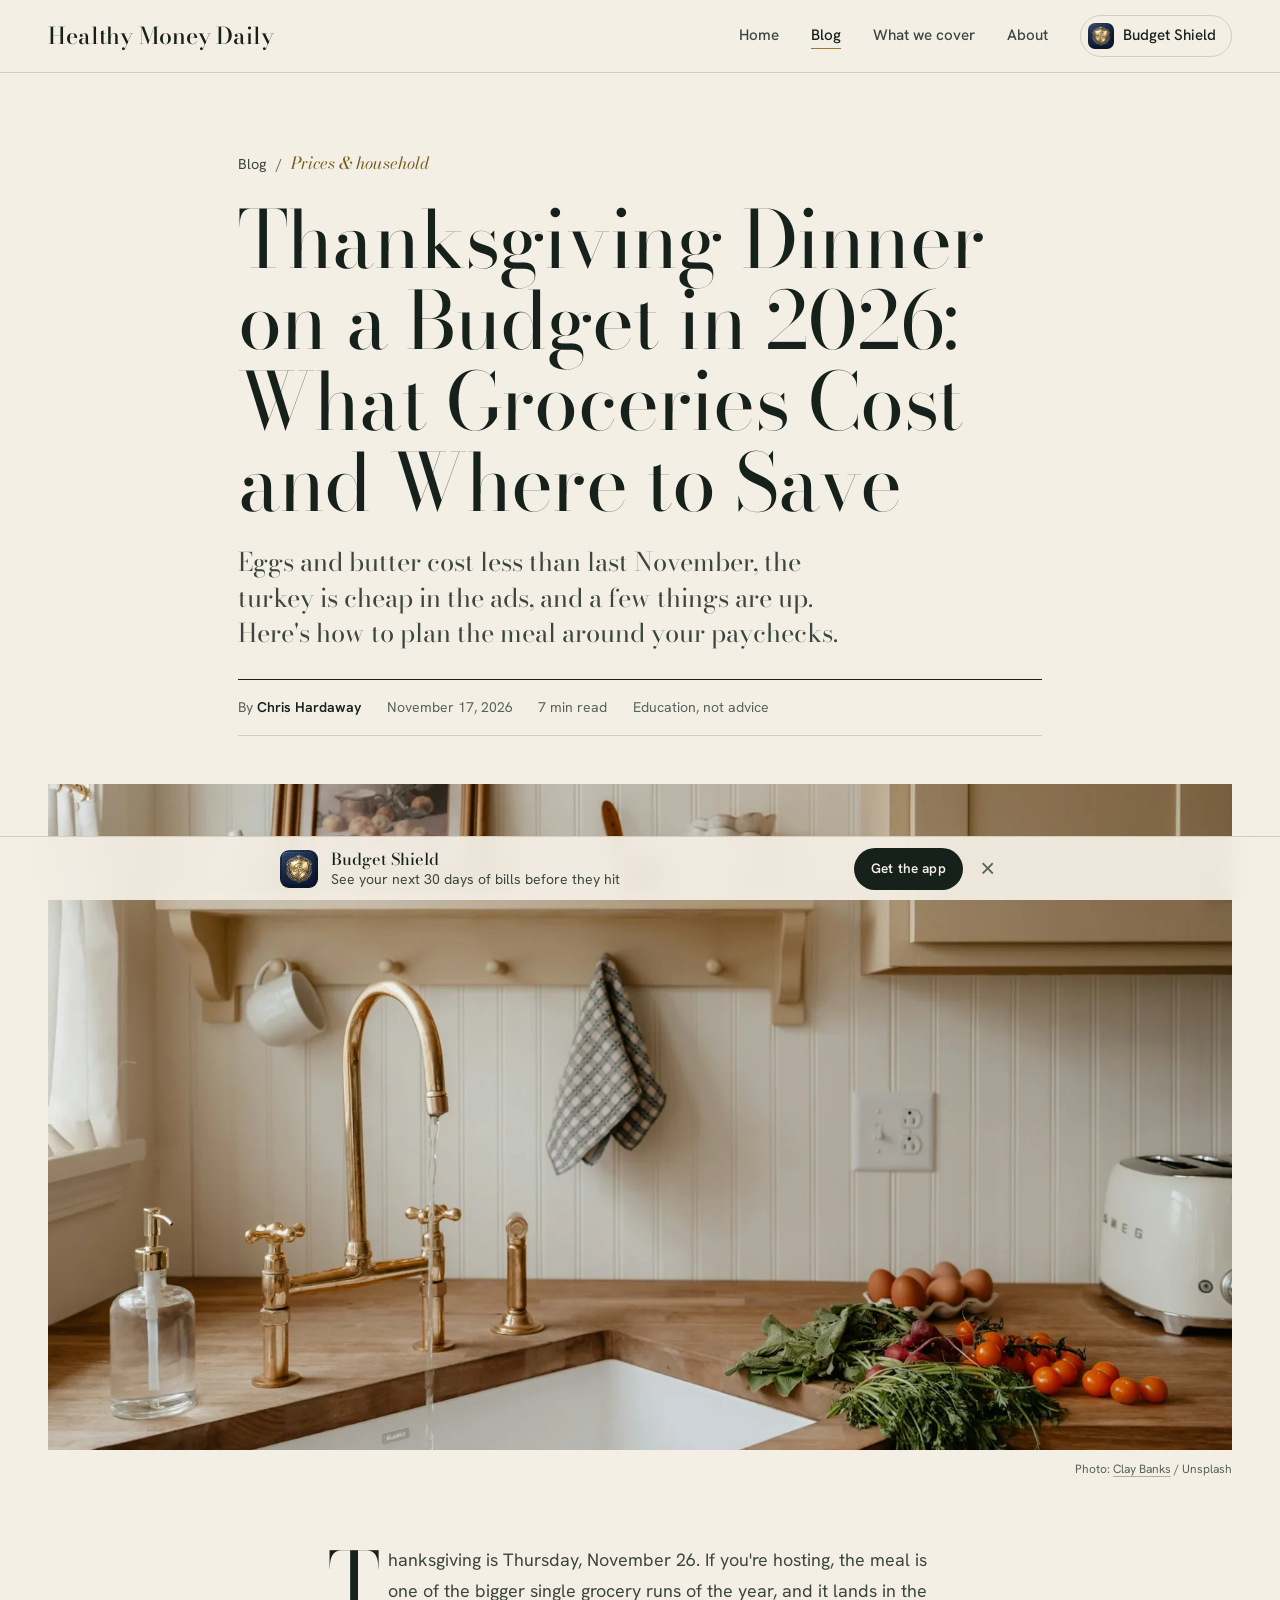
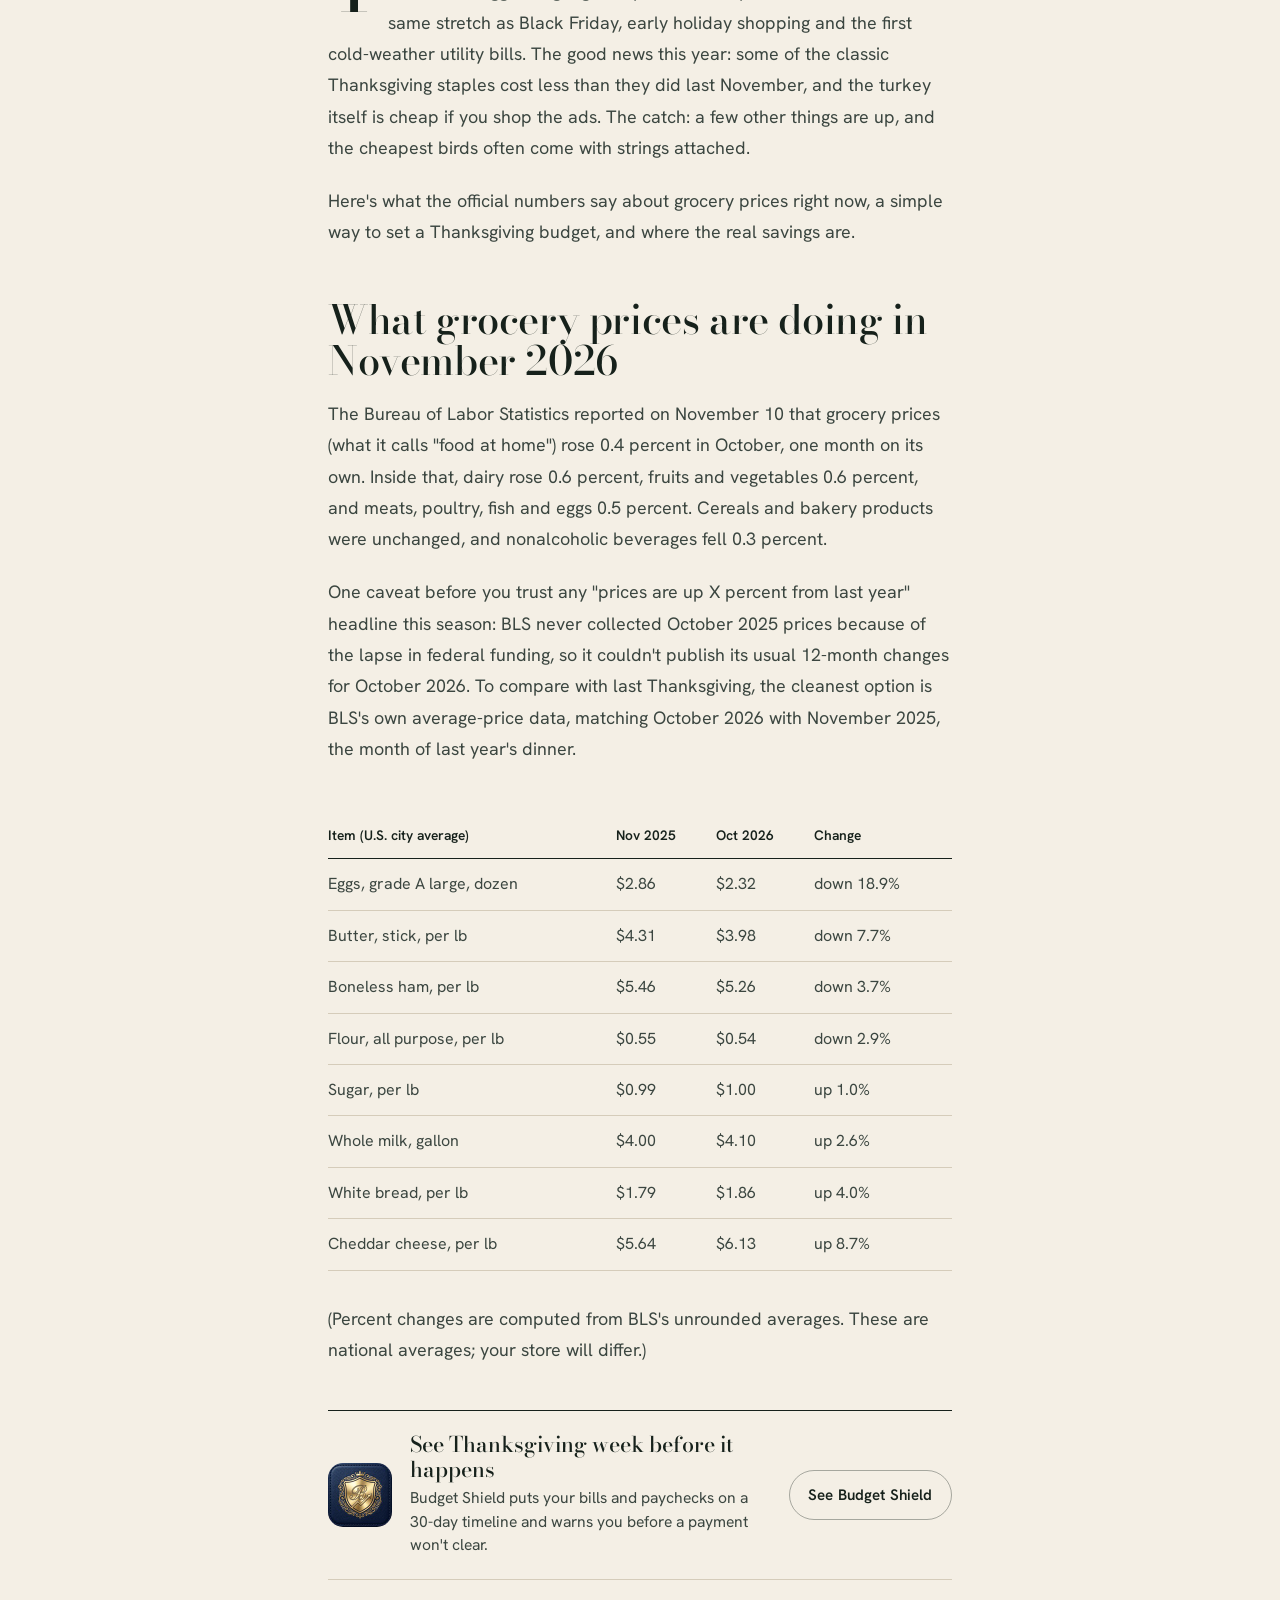
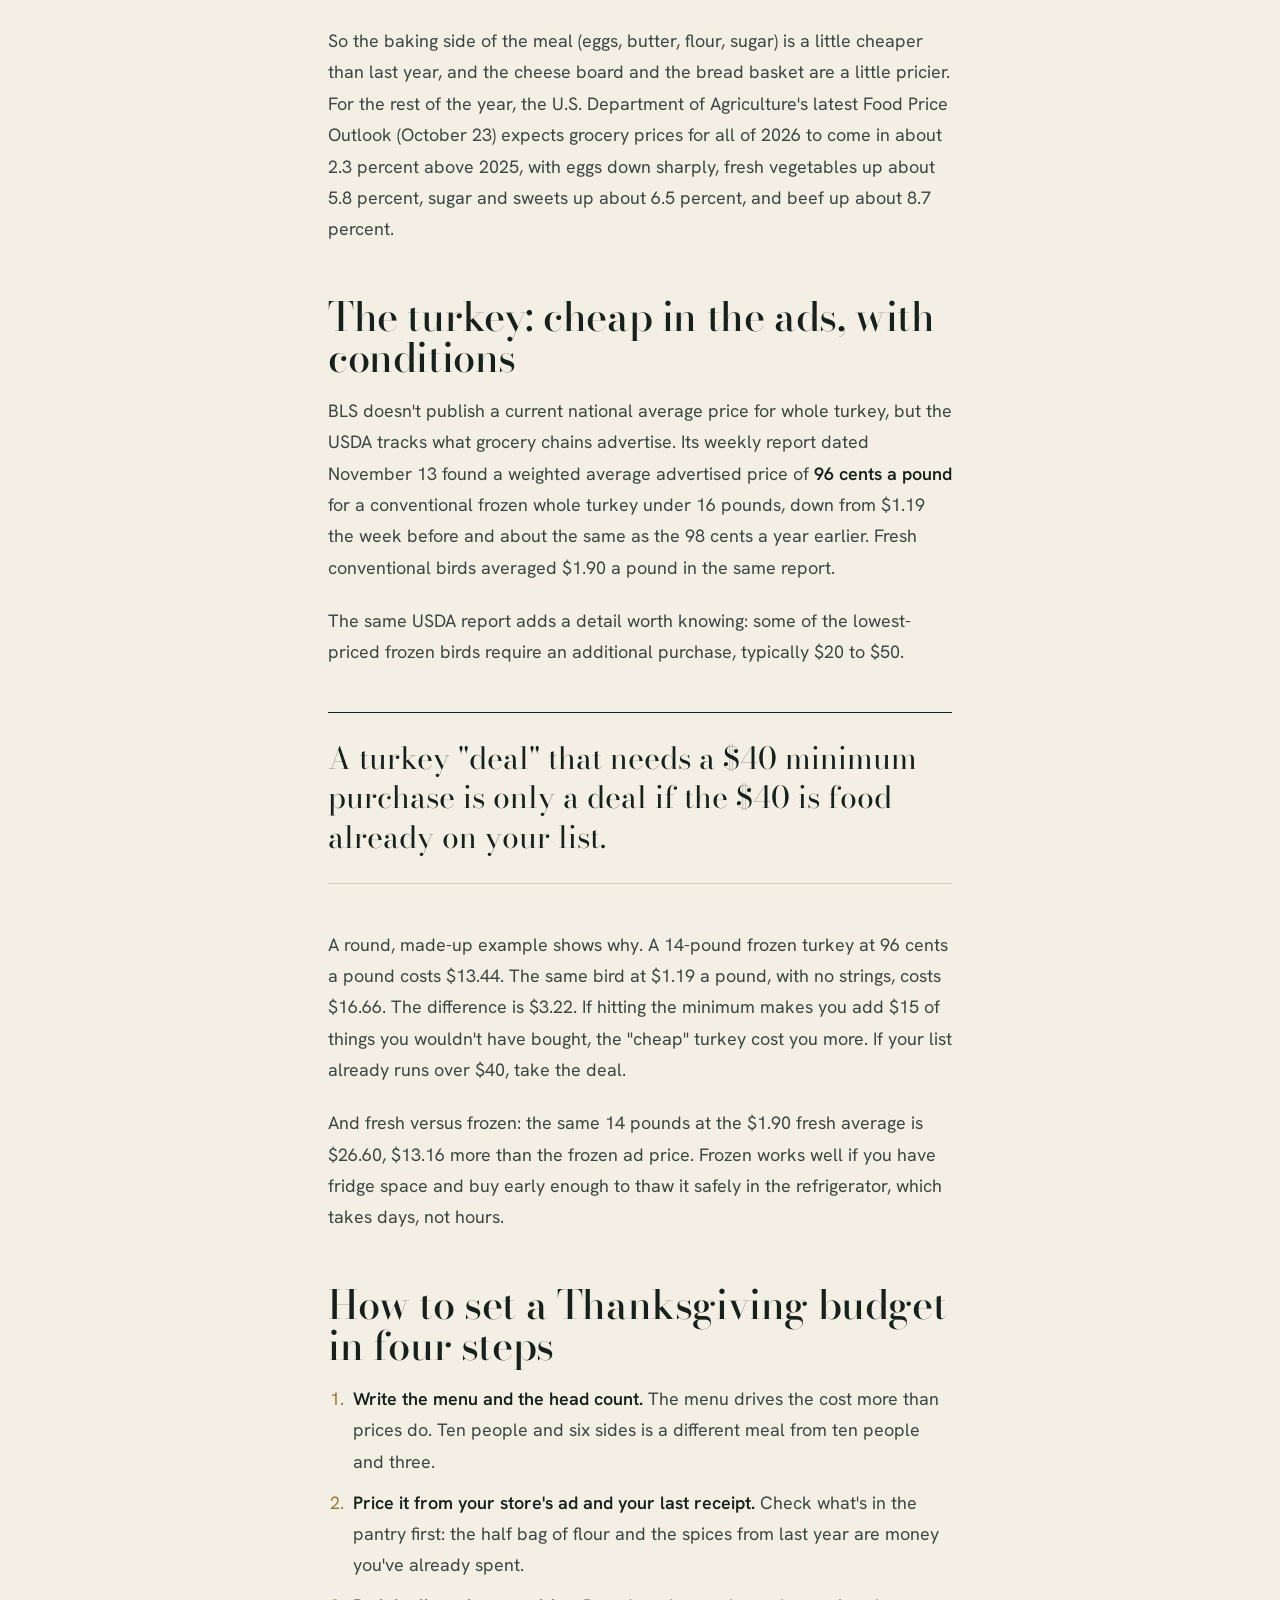
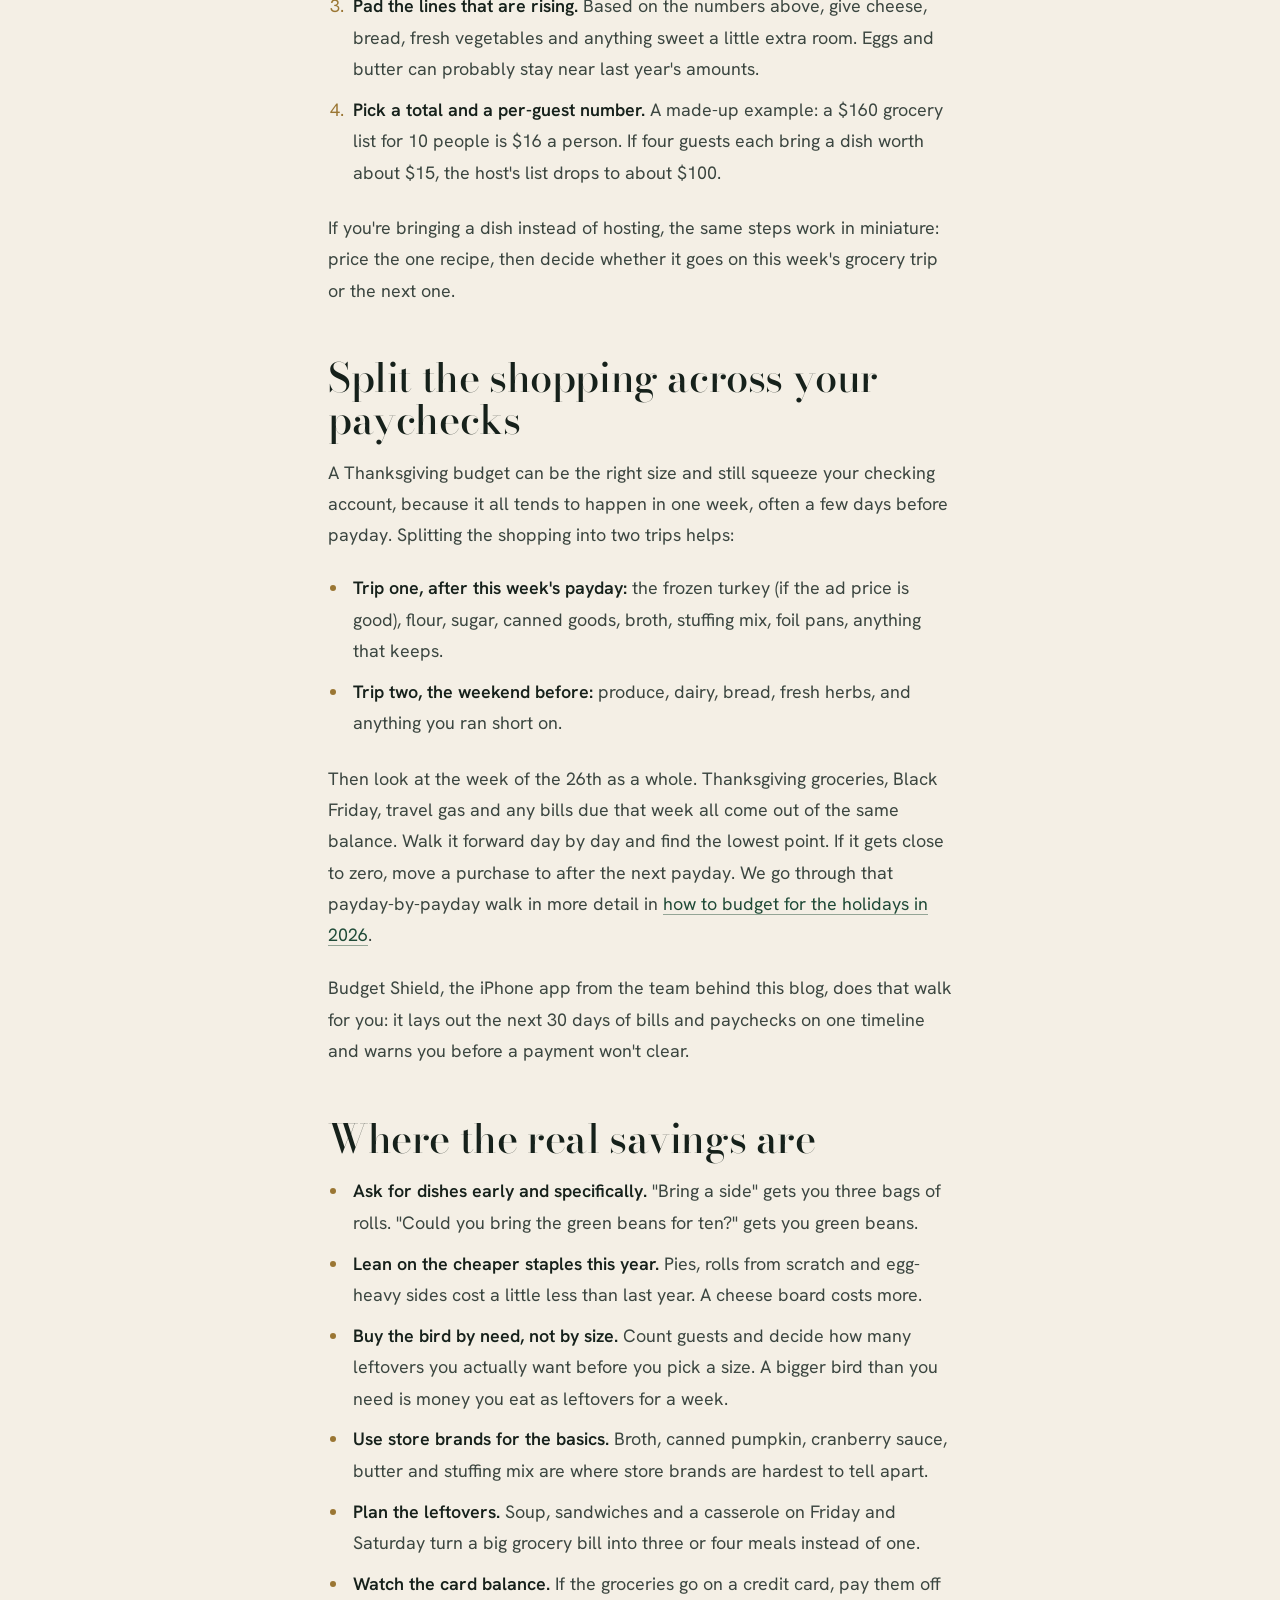
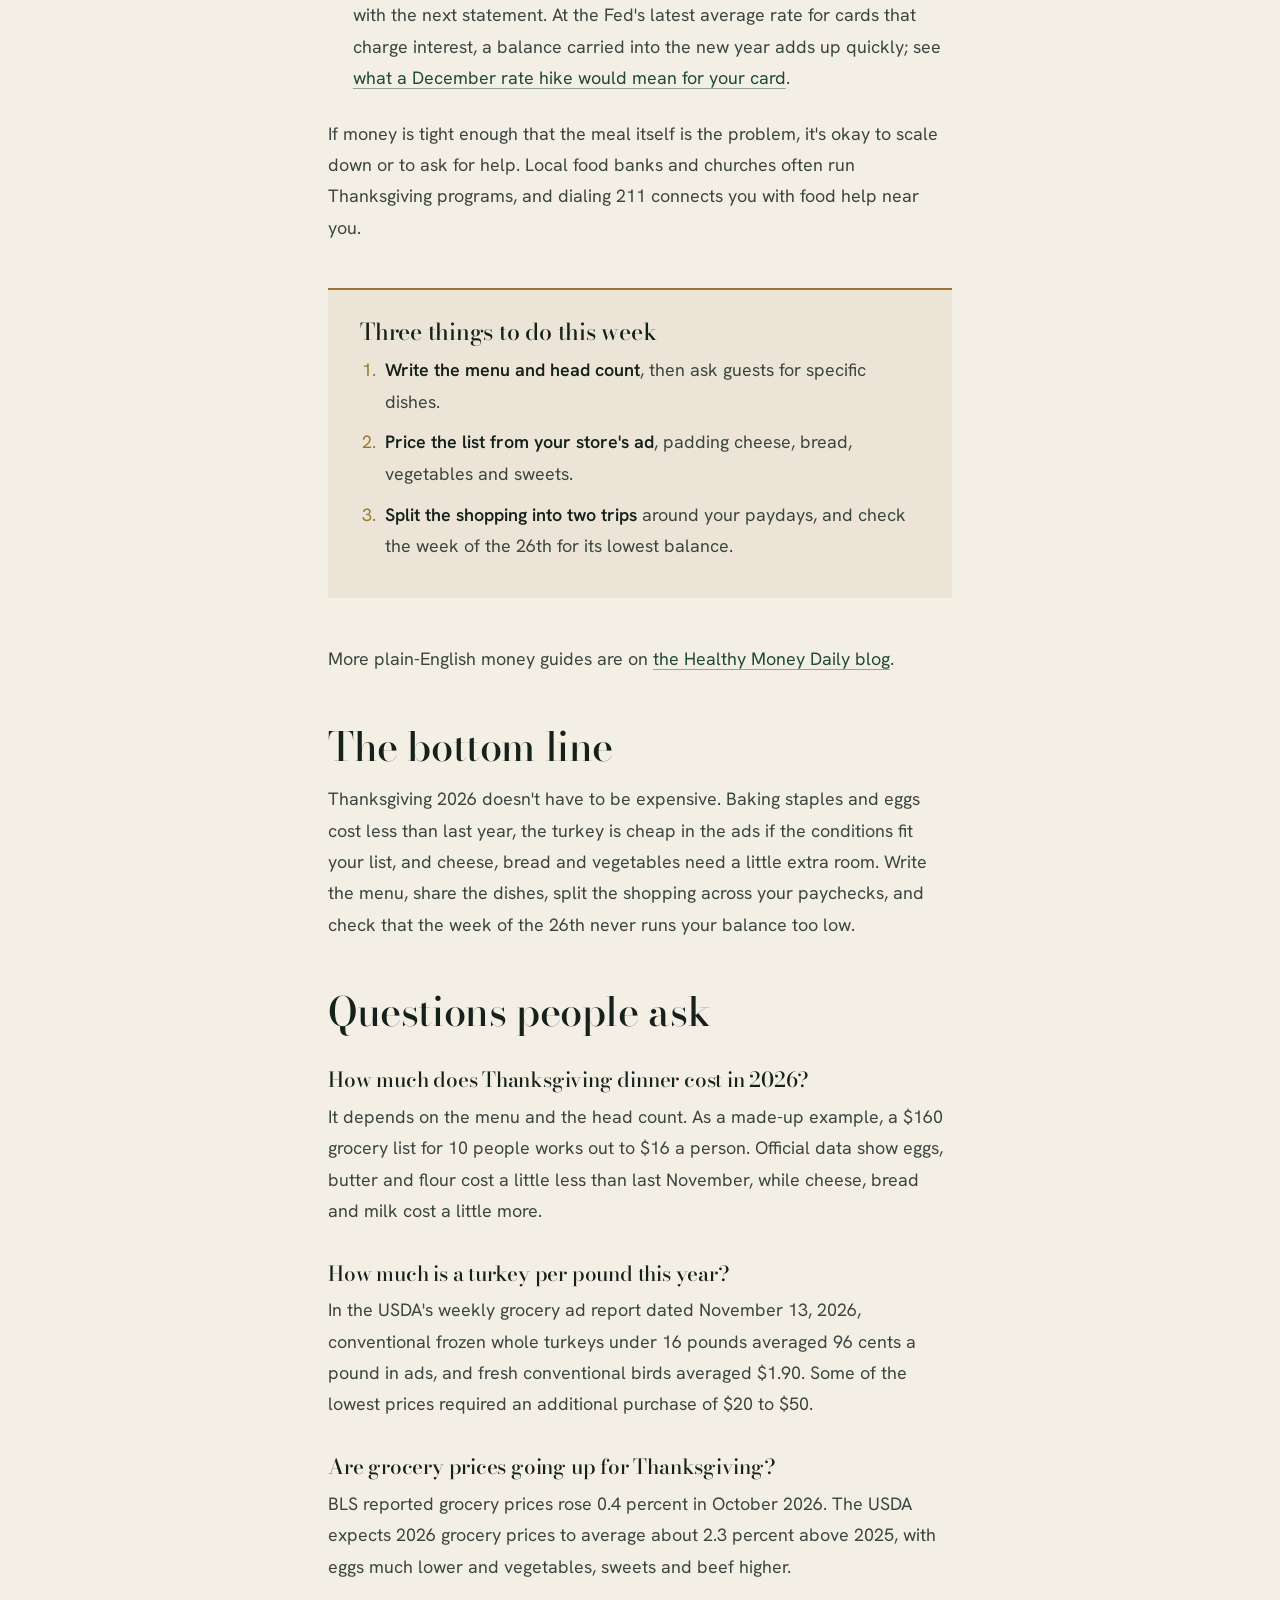
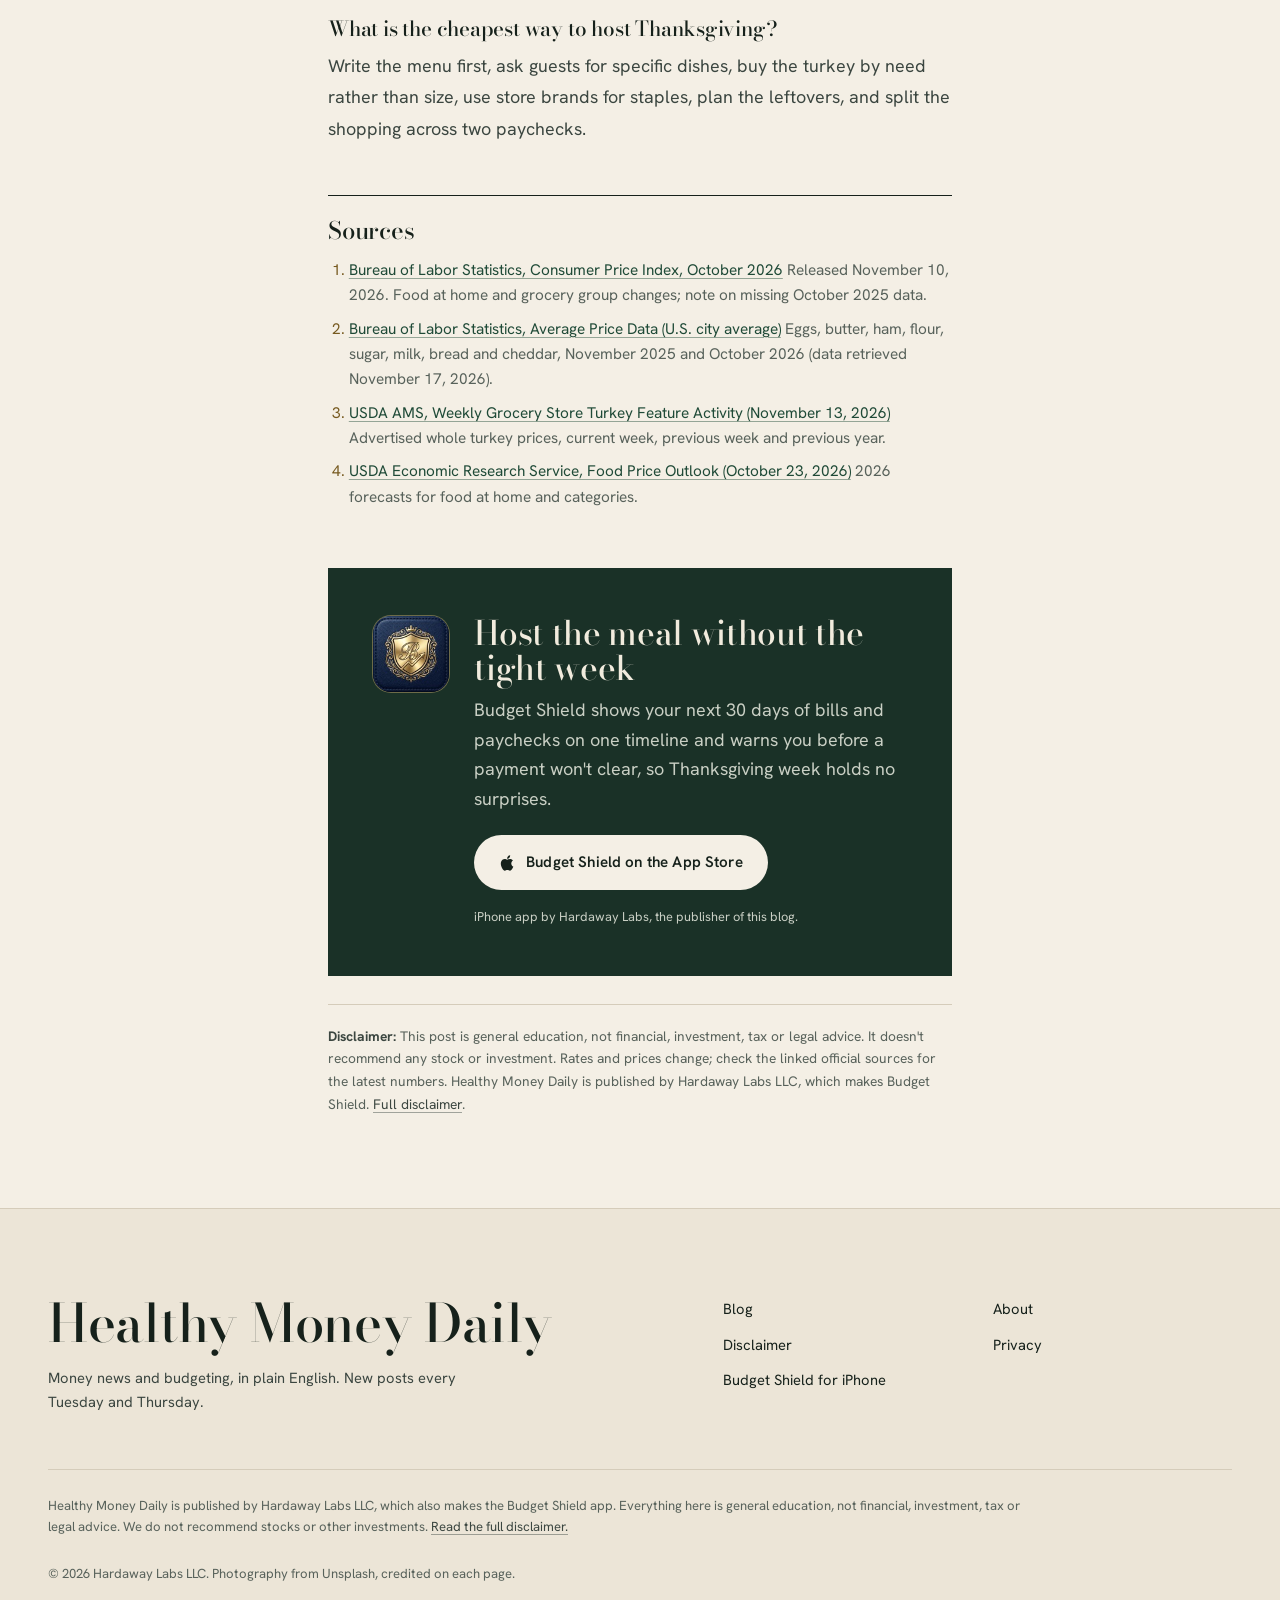
<file: blog/thanksgiving-dinner-on-a-budget-2026.html>
<!DOCTYPE html>
<html lang="en">
<head>
<meta charset="UTF-8">
<meta name="viewport" content="width=device-width, initial-scale=1">
<title>Thanksgiving Dinner on a Budget in 2026: What Groceries Cost and Where to Save | Healthy Money Daily</title>
<meta name="description" content="Thanksgiving 2026 on a budget: official grocery prices vs last November, what the turkey ads really cost, and a simple plan to split the shopping by payday.">
<link rel="canonical" href="https://www.healthymoneydaily.com/blog/thanksgiving-dinner-on-a-budget-2026">

<meta property="og:site_name" content="Healthy Money Daily">
<meta property="og:title" content="Thanksgiving Dinner on a Budget in 2026: What Groceries Cost and Where to Save | Healthy Money Daily">
<meta property="og:description" content="Thanksgiving 2026 on a budget: official grocery prices vs last November, what the turkey ads really cost, and a simple plan to split the shopping by payday.">
<meta property="og:type" content="article">
<meta property="og:url" content="https://www.healthymoneydaily.com/blog/thanksgiving-dinner-on-a-budget-2026">
<meta property="og:image" content="https://www.healthymoneydaily.com/blog/images/thanksgiving-dinner-on-a-budget-2026-og.jpg">
<meta name="twitter:card" content="summary_large_image">
<meta name="twitter:image" content="https://www.healthymoneydaily.com/blog/images/thanksgiving-dinner-on-a-budget-2026-og.jpg">
<meta name="theme-color" content="#F4EFE5" media="(prefers-color-scheme: light)">
<meta name="theme-color" content="#0F1612" media="(prefers-color-scheme: dark)">
<link rel="icon" href="/assets/favicon.svg" type="image/svg+xml">
<link rel="icon" href="/assets/favicon-32.png" sizes="32x32" type="image/png">
<link rel="apple-touch-icon" href="/assets/apple-touch-icon.png">
<link rel="alternate" type="text/plain" href="/llms.txt" title="llms.txt">
<link rel="preconnect" href="https://fonts.googleapis.com"><link rel="preconnect" href="https://fonts.gstatic.com" crossorigin>
<link href="https://fonts.googleapis.com/css2?family=Bodoni+Moda:ital,opsz,wght@0,6..96,400..700;1,6..96,400..600&family=Hanken+Grotesk:wght@400;500;600&display=swap" rel="stylesheet">
<link rel="stylesheet" href="/assets/site.css?v=14f8d21a7b">
<script>document.documentElement.classList.add('js');setTimeout(function(){if(!window.__hmdReady)document.documentElement.classList.remove('js')},2500)</script>
<meta name="keywords" content="thanksgiving dinner on a budget, thanksgiving 2026 grocery prices, turkey price 2026, cheap thanksgiving dinner, thanksgiving budget, how much does thanksgiving dinner cost">
<meta property="article:published_time" content="2026-11-17">
<style>
.article{padding:clamp(2.6rem,6vw,5rem) 0 clamp(3rem,6vw,5rem)}
.art-head{max-width:900px;margin:0 auto;padding:0 var(--gutter)}
.crumb{display:flex;gap:.6rem;flex-wrap:wrap;align-items:baseline;font-size:.9rem;color:var(--ink-3);margin-bottom:1.4rem}
.crumb a{color:var(--ink-2);text-decoration:none}
.crumb a:hover{color:var(--ink)}
.crumb .lane{font-family:var(--display);font-style:italic;font-size:1.05rem;color:var(--brass-ink)}
.art-head h1{font-size:clamp(2.5rem,6.2vw,5rem);line-height:1.02;font-weight:400;margin-bottom:1.3rem}
.deck{font-family:var(--display);font-size:clamp(1.25rem,2.4vw,1.6rem);line-height:1.38;color:var(--ink-2);margin-bottom:1.8rem;max-width:40rem}
.byline{display:flex;flex-wrap:wrap;gap:.35rem 1.6rem;font-size:.88rem;color:var(--ink-3);padding:1rem 0;border-top:1px solid var(--rule-strong);border-bottom:1px solid var(--rule)}
.byline strong{color:var(--ink);font-weight:600}
.art-hero{max-width:1360px;margin:clamp(2rem,4vw,3rem) auto clamp(2.4rem,5vw,4rem);padding:0 var(--gutter)}
.art-hero img{width:100%;aspect-ratio:16/9;object-fit:cover;background:var(--paper-2)}
.art-hero figcaption{font-size:.75rem;color:var(--ink-3);margin-top:.6rem;text-align:right}
.art-hero figcaption a{color:inherit}
@media(max-width:700px){.art-hero{padding:0}.art-hero img{aspect-ratio:4/3}.art-hero figcaption{padding:0 var(--gutter)}}
.art-body{max-width:720px;margin:0 auto;padding:0 var(--gutter)}
.asof{font-size:.92rem;color:var(--ink-2);border-left:2px solid var(--brass);padding:.2rem 0 .2rem 1rem;margin-bottom:2.2rem}
.post-body > p:first-child::first-letter{font-family:var(--display);float:left;font-size:4.6em;line-height:.82;padding:.06em .1em 0 0;color:var(--ink)}
.post-body h2{font-size:clamp(1.8rem,3.4vw,2.5rem);margin:3.2rem 0 1rem}
.post-body h3{font-size:1.45rem;margin:2.2rem 0 .6rem}
.post-body p,.post-body li{color:var(--ink-2);font-size:1.12rem;line-height:1.75}
.post-body p{margin-bottom:1.35rem}
.post-body strong{color:var(--ink);font-weight:600}
.post-body a{color:var(--link)}
.post-body a.btn{color:var(--ink);text-decoration:none}
.post-body ul,.post-body ol{margin:0 0 1.5rem 1.3rem}
.post-body li{margin-bottom:.6rem;padding-left:.25rem}
.post-body li::marker{color:var(--brass)}
.post-body table{width:100%;border-collapse:collapse;margin:1.6rem 0 2rem;font-size:1rem;font-variant-numeric:tabular-nums}
.post-body th,.post-body td{text-align:left;padding:.75rem .6rem .75rem 0;border-bottom:1px solid var(--rule);vertical-align:top}
.post-body th{font-weight:600;font-size:.86rem;color:var(--ink);border-bottom:1px solid var(--rule-strong)}
.post-body td{color:var(--ink-2)}
.table-scroll{overflow-x:auto;-webkit-overflow-scrolling:touch}
.key{margin:2.8rem 0;padding:1.6rem 0;border-top:1px solid var(--rule-strong);border-bottom:1px solid var(--rule)}
.key p{font-family:var(--display);font-size:clamp(1.45rem,2.8vw,1.9rem);line-height:1.3;color:var(--ink) !important;margin:0 !important}
.todo{background:var(--paper-2);padding:1.8rem clamp(1.2rem,3vw,2rem) .8rem;margin:2.8rem 0;border-top:2px solid var(--brass)}
.todo h3,.todo h2{margin-top:0 !important}
.app-card{display:grid;grid-template-columns:64px minmax(0,1fr) auto;gap:1.1rem;align-items:center;border-top:1px solid var(--rule-strong);border-bottom:1px solid var(--rule);padding:1.4rem 0;margin:2.8rem 0}
.app-card img{width:64px;height:64px;border-radius:15px}
.app-card .t{font-family:var(--display);font-weight:500;font-size:1.35rem;line-height:1.15;color:var(--ink) !important;margin:0 0 .2rem !important}
.app-card .d{font-size:.98rem !important;color:var(--ink-2);margin:0 !important;line-height:1.5 !important}
.app-card .btn{padding:.7rem 1.15rem}
@media(max-width:560px){.app-card{grid-template-columns:56px minmax(0,1fr)}.app-card img{width:56px;height:56px}.app-card .btn{grid-column:1/-1}}
.faq h3{font-size:1.3rem}
.sources{margin:3.2rem 0 0;padding-top:1.4rem;border-top:1px solid var(--rule-strong)}
.sources h2{font-size:1.5rem;margin:0 0 .9rem}
.sources ol{margin:0 0 0 1.3rem;font-size:.96rem;color:var(--ink-2)}
.sources li{margin-bottom:.5rem}
.sources li::marker{color:var(--brass-ink);font-variant-numeric:tabular-nums}
.sources li span{color:var(--ink-3)}
.cta-box{background:var(--forest);color:var(--on-forest);padding:clamp(2rem,5vw,3rem) clamp(1.4rem,4vw,2.8rem);margin:3.6rem 0 1.6rem;display:grid;grid-template-columns:auto minmax(0,1fr);gap:1.2rem 1.6rem;align-items:start}
.cta-box > img{width:76px;height:76px;border-radius:18px;box-shadow:0 0 0 1px rgba(210,178,113,.45)}
.cta-box h2{color:var(--on-forest);font-size:clamp(1.6rem,3vw,2.1rem);margin:0 0 .6rem}
.cta-box p{color:var(--on-forest-2);margin:0 0 1.3rem}
.cta-box .fine{font-size:.8rem;margin:1rem 0 0}
@media(max-width:520px){.cta-box{grid-template-columns:1fr}}
.post-disc{font-size:.86rem;line-height:1.65;color:var(--ink-3);border-top:1px solid var(--rule);padding-top:1.2rem;margin-top:1.8rem}
.post-disc strong{color:var(--ink-2)}
.post-disc a{color:var(--ink-2)}
#hmd-sticky{position:fixed;left:0;right:0;bottom:0;z-index:60;background:color-mix(in srgb,var(--paper) 94%,transparent);backdrop-filter:blur(12px);-webkit-backdrop-filter:blur(12px);border-top:1px solid var(--rule);padding:.65rem var(--gutter) calc(.65rem + env(safe-area-inset-bottom,0px))}
#hmd-sticky .in{max-width:720px;margin:0 auto;display:flex;align-items:center;gap:.8rem}
#hmd-sticky img{width:38px;height:38px;border-radius:9px;flex-shrink:0}
#hmd-sticky .tx{flex:1;font-size:.88rem;color:var(--ink-2);line-height:1.3;min-width:0;display:flex;flex-direction:column}
#hmd-sticky .tx strong{color:var(--ink);font-family:var(--display);font-weight:500;font-size:1.02rem}
#hmd-sticky .btn{padding:.55rem 1rem;font-size:.85rem}
#hmd-sticky button{background:none;border:0;color:var(--ink-3);font-size:1.6rem;cursor:pointer;line-height:1;padding:.2rem .3rem}
body.has-sticky{padding-bottom:78px}
#hmd-sticky .short{display:none}
@media(max-width:520px){#hmd-sticky .long{display:none}#hmd-sticky .short{display:inline}#hmd-sticky .tx{font-size:.82rem}#hmd-sticky .btn{padding:.5rem .8rem;font-size:.8rem}}
</style>

<script type="application/ld+json">
{"@context": "https://schema.org", "@type": "Article", "headline": "Thanksgiving Dinner on a Budget in 2026: What Groceries Cost and Where to Save", "author": {"@type": "Person", "name": "Chris Hardaway", "url": "https://www.healthymoneydaily.com/about"}, "publisher": {"@type": "Organization", "name": "Hardaway Labs LLC", "url": "https://www.healthymoneydaily.com"}, "datePublished": "2026-11-17", "dateModified": "2026-11-17", "description": "Thanksgiving 2026 on a budget: official grocery prices vs last November, what the turkey ads really cost, and a simple plan to split the shopping by payday.", "image": "https://www.healthymoneydaily.com/blog/images/thanksgiving-dinner-on-a-budget-2026-og.jpg", "mainEntityOfPage": "https://www.healthymoneydaily.com/blog/thanksgiving-dinner-on-a-budget-2026", "citation": ["https://www.bls.gov/news.release/cpi.nr0.htm", "https://www.bls.gov/cpi/factsheets/average-prices.htm", "https://www.ams.usda.gov/mnreports/ams_2867.pdf", "https://www.ers.usda.gov/data-products/food-price-outlook/summary-findings"]}
</script>
<script type="application/ld+json">
{"@context": "https://schema.org", "@type": "FAQPage", "mainEntity": [{"@type": "Question", "name": "How much does Thanksgiving dinner cost in 2026?", "acceptedAnswer": {"@type": "Answer", "text": "It depends on the menu and the head count. As a made-up example, a $160 grocery list for 10 people works out to $16 a person. Official data show eggs, butter and flour cost a little less than last November, while cheese, bread and milk cost a little more."}}, {"@type": "Question", "name": "How much is a turkey per pound this year?", "acceptedAnswer": {"@type": "Answer", "text": "In the USDA's weekly grocery ad report dated November 13, 2026, conventional frozen whole turkeys under 16 pounds averaged 96 cents a pound in ads, and fresh conventional birds averaged $1.90. Some of the lowest prices required an additional purchase of $20 to $50."}}, {"@type": "Question", "name": "Are grocery prices going up for Thanksgiving?", "acceptedAnswer": {"@type": "Answer", "text": "BLS reported grocery prices rose 0.4 percent in October 2026. The USDA expects 2026 grocery prices to average about 2.3 percent above 2025, with eggs much lower and vegetables, sweets and beef higher."}}, {"@type": "Question", "name": "What is the cheapest way to host Thanksgiving?", "acceptedAnswer": {"@type": "Answer", "text": "Write the menu first, ask guests for specific dishes, buy the turkey by need rather than size, use store brands for staples, plan the leftovers, and split the shopping across two paychecks."}}]}
</script>
<script>
!function(t,e){var o,n,p,r;e.__SV||(window.posthog=e,e._i=[],e.init=function(i,s,a){function g(t,e){var o=e.split(".");2==o.length&&(t=t[o[0]],e=o[1]),t[e]=function(){t.push([e].concat(Array.prototype.slice.call(arguments,0)))}}(p=t.createElement("script")).type="text/javascript",p.crossOrigin="anonymous",p.async=!0,p.src=s.api_host.replace(".i.posthog.com","-assets.i.posthog.com")+"/static/array.js",(r=t.getElementsByTagName("script")[0]).parentNode.insertBefore(p,r);var u=e;for(void 0!==a?u=e[a]=[]:a="posthog",u.people=u.people||[],u.toString=function(t){var e="posthog";return"posthog"!==a&&(e+="."+a),t||(e+=" (stub)"),e},u.people.toString=function(){return u.toString(1)+".people (stub)"},o="init capture register register_once register_for_session unregister unregister_for_session getFeatureFlag getFeatureFlagPayload isFeatureEnabled reloadFeatureFlags updateEarlyAccessFeatureEnrollment getEarlyAccessFeatures on onFeatureFlags onSessionId getSurveys getActiveMatchingSurveys renderSurvey canRenderSurvey identify setPersonProperties group resetGroups setPersonPropertiesForFlags resetPersonPropertiesForFlags setGroupPropertiesForFlags resetGroupPropertiesForFlags reset get_distinct_id getGroups get_session_id get_session_replay_url alias set_config startSessionRecording stopSessionRecording sessionRecordingStarted captureException loadToolbar get_property getSessionProperty createPersonProfile opt_in_capturing opt_out_capturing has_opted_in_capturing has_opted_out_capturing clear_opt_in_out_capturing debug getPageviewId".split(" "),n=0;n<o.length;n++)g(u,o[n]);e._i.push([i,s,a])},e.__SV=1)}(document,window.posthog||[]);
if(!/^(localhost|127\.0\.0\.1)$/.test(location.hostname)){posthog.init('phc_vSKzzfR42VZJEoZTw2EG5QbjHtL85dCPSSJfY5z2WFLj',{api_host:'https://us.i.posthog.com',person_profiles:'identified_only',capture_pageview:true,disable_session_recording:true,loaded:function(ph){ph.register({site:'healthymoneydaily'})}});}
</script>
</head><body>
<a class="skip" href="#main">Skip to content</a>
<nav class="nav" aria-label="Main">
  <div class="wrap">
    <a class="brand" href="/">Healthy Money Daily</a>
    <button class="nav-toggle" aria-label="Menu" aria-expanded="false" aria-controls="nav-links"><span></span><span></span><span></span></button>
    <div class="nav-links" id="nav-links">
      <a href="/">Home</a>
      <a href="/blog" aria-current="page">Blog</a>
      <a href="/#lanes">What we cover</a>
      <a href="/about">About</a>
      <a class="nav-app" data-placement="nav" rel="noopener" href="https://apps.apple.com/app/id6766591206?pt=128318750&amp;ct=hmd_nav&amp;mt=8"><img src="/assets/budget-shield.jpg" alt="" width="26" height="26">Budget Shield</a>
    </div>
  </div>
</nav>
<main id="main">
<article class="article">
  <header class="art-head">
    <p class="crumb"><a href="/blog">Blog</a><span aria-hidden="true">/</span><span class="lane">Prices & household</span></p>
    <h1>Thanksgiving Dinner on a Budget in 2026: What Groceries Cost and Where to Save</h1>
    <p class="deck">Eggs and butter cost less than last November, the turkey is cheap in the ads, and a few things are up. Here&#x27;s how to plan the meal around your paychecks.</p>
    <div class="byline"><span>By <strong>Chris Hardaway</strong></span><time datetime="2026-11-17">November 17, 2026</time><span>7 min read</span><span>Education, not advice</span></div>
  </header>
  <figure class="art-hero"><img src="/assets/photos/kitchen-brass-1600.webp" srcset="/assets/photos/kitchen-brass-800.webp 800w, /assets/photos/kitchen-brass-1600.webp 1600w" sizes="(min-width: 1360px) 1360px, 100vw" alt="A cream kitchen with a brass faucet over a farmhouse sink, eggs and tomatoes on the wooden counter, ready for holiday cooking" width="1600" height="1067" fetchpriority="high" style="object-position:55% 60%"><figcaption>Photo: <a href="https://unsplash.com/photos/rLQwcbZjrcU" rel="noopener">Clay Banks</a> / Unsplash</figcaption></figure>
  <div class="art-body">
  
  <div class="post-body">
<p>Thanksgiving is Thursday, November 26. If you're hosting, the meal is one of the bigger single grocery runs of the year, and it lands in the same stretch as Black Friday, early holiday shopping and the first cold-weather utility bills. The good news this year: some of the classic Thanksgiving staples cost less than they did last November, and the turkey itself is cheap if you shop the ads. The catch: a few other things are up, and the cheapest birds often come with strings attached.</p>

<p>Here's what the official numbers say about grocery prices right now, a simple way to set a Thanksgiving budget, and where the real savings are.</p>

<h2>What grocery prices are doing in November 2026</h2>

<p>The Bureau of Labor Statistics reported on November 10 that grocery prices (what it calls "food at home") rose 0.4 percent in October, one month on its own. Inside that, dairy rose 0.6 percent, fruits and vegetables 0.6 percent, and meats, poultry, fish and eggs 0.5 percent. Cereals and bakery products were unchanged, and nonalcoholic beverages fell 0.3 percent.</p>

<p>One caveat before you trust any "prices are up X percent from last year" headline this season: BLS never collected October 2025 prices because of the lapse in federal funding, so it couldn't publish its usual 12-month changes for October 2026. To compare with last Thanksgiving, the cleanest option is BLS's own average-price data, matching October 2026 with November 2025, the month of last year's dinner.</p>

<div class="table-scroll"><table>
  <thead><tr><th>Item (U.S. city average)</th><th>Nov 2025</th><th>Oct 2026</th><th>Change</th></tr></thead>
  <tbody>
    <tr><td>Eggs, grade A large, dozen</td><td>$2.86</td><td>$2.32</td><td>down 18.9%</td></tr>
    <tr><td>Butter, stick, per lb</td><td>$4.31</td><td>$3.98</td><td>down 7.7%</td></tr>
    <tr><td>Boneless ham, per lb</td><td>$5.46</td><td>$5.26</td><td>down 3.7%</td></tr>
    <tr><td>Flour, all purpose, per lb</td><td>$0.55</td><td>$0.54</td><td>down 2.9%</td></tr>
    <tr><td>Sugar, per lb</td><td>$0.99</td><td>$1.00</td><td>up 1.0%</td></tr>
    <tr><td>Whole milk, gallon</td><td>$4.00</td><td>$4.10</td><td>up 2.6%</td></tr>
    <tr><td>White bread, per lb</td><td>$1.79</td><td>$1.86</td><td>up 4.0%</td></tr>
    <tr><td>Cheddar cheese, per lb</td><td>$5.64</td><td>$6.13</td><td>up 8.7%</td></tr>
  </tbody>
</table></div>

<p>(Percent changes are computed from BLS's unrounded averages. These are national averages; your store will differ.)</p>

<aside class="app-card" aria-label="Budget Shield">
          <img src="/assets/budget-shield.jpg" alt="" width="64" height="64">
          <div class="t-wrap"><p class="t">See Thanksgiving week before it happens</p><p class="d">Budget Shield puts your bills and paychecks on a 30-day timeline and warns you before a payment won&#x27;t clear.</p></div>
          <a class="btn btn-line" data-placement="mid" rel="noopener" href="https://apps.apple.com/app/id6766591206?pt=128318750&amp;ct=hmd_mid&amp;mt=8">See Budget Shield</a>
        </aside>

<p>So the baking side of the meal (eggs, butter, flour, sugar) is a little cheaper than last year, and the cheese board and the bread basket are a little pricier. For the rest of the year, the U.S. Department of Agriculture's latest Food Price Outlook (October 23) expects grocery prices for all of 2026 to come in about 2.3 percent above 2025, with eggs down sharply, fresh vegetables up about 5.8 percent, sugar and sweets up about 6.5 percent, and beef up about 8.7 percent.</p>

<h2>The turkey: cheap in the ads, with conditions</h2>

<p>BLS doesn't publish a current national average price for whole turkey, but the USDA tracks what grocery chains advertise. Its weekly report dated November 13 found a weighted average advertised price of <strong>96 cents a pound</strong> for a conventional frozen whole turkey under 16 pounds, down from $1.19 the week before and about the same as the 98 cents a year earlier. Fresh conventional birds averaged $1.90 a pound in the same report.</p>

<p>The same USDA report adds a detail worth knowing: some of the lowest-priced frozen birds require an additional purchase, typically $20 to $50.</p>

<div class="key"><p>A turkey "deal" that needs a $40 minimum purchase is only a deal if the $40 is food already on your list.</p></div>

<p>A round, made-up example shows why. A 14-pound frozen turkey at 96 cents a pound costs $13.44. The same bird at $1.19 a pound, with no strings, costs $16.66. The difference is $3.22. If hitting the minimum makes you add $15 of things you wouldn't have bought, the "cheap" turkey cost you more. If your list already runs over $40, take the deal.</p>

<p>And fresh versus frozen: the same 14 pounds at the $1.90 fresh average is $26.60, $13.16 more than the frozen ad price. Frozen works well if you have fridge space and buy early enough to thaw it safely in the refrigerator, which takes days, not hours.</p>

<h2>How to set a Thanksgiving budget in four steps</h2>

<ol>
  <li><strong>Write the menu and the head count.</strong> The menu drives the cost more than prices do. Ten people and six sides is a different meal from ten people and three.</li>
  <li><strong>Price it from your store's ad and your last receipt.</strong> Check what's in the pantry first: the half bag of flour and the spices from last year are money you've already spent.</li>
  <li><strong>Pad the lines that are rising.</strong> Based on the numbers above, give cheese, bread, fresh vegetables and anything sweet a little extra room. Eggs and butter can probably stay near last year's amounts.</li>
  <li><strong>Pick a total and a per-guest number.</strong> A made-up example: a $160 grocery list for 10 people is $16 a person. If four guests each bring a dish worth about $15, the host's list drops to about $100.</li>
</ol>

<p>If you're bringing a dish instead of hosting, the same steps work in miniature: price the one recipe, then decide whether it goes on this week's grocery trip or the next one.</p>

<h2>Split the shopping across your paychecks</h2>

<p>A Thanksgiving budget can be the right size and still squeeze your checking account, because it all tends to happen in one week, often a few days before payday. Splitting the shopping into two trips helps:</p>

<ul>
  <li><strong>Trip one, after this week's payday:</strong> the frozen turkey (if the ad price is good), flour, sugar, canned goods, broth, stuffing mix, foil pans, anything that keeps.</li>
  <li><strong>Trip two, the weekend before:</strong> produce, dairy, bread, fresh herbs, and anything you ran short on.</li>
</ul>

<p>Then look at the week of the 26th as a whole. Thanksgiving groceries, Black Friday, travel gas and any bills due that week all come out of the same balance. Walk it forward day by day and find the lowest point. If it gets close to zero, move a purchase to after the next payday. We go through that payday-by-payday walk in more detail in <a href="/blog/how-to-budget-for-the-holidays-2026">how to budget for the holidays in 2026</a>.</p>

<p>Budget Shield, the iPhone app from the team behind this blog, does that walk for you: it lays out the next 30 days of bills and paychecks on one timeline and warns you before a payment won't clear.</p>

<h2>Where the real savings are</h2>

<ul>
  <li><strong>Ask for dishes early and specifically.</strong> "Bring a side" gets you three bags of rolls. "Could you bring the green beans for ten?" gets you green beans.</li>
  <li><strong>Lean on the cheaper staples this year.</strong> Pies, rolls from scratch and egg-heavy sides cost a little less than last year. A cheese board costs more.</li>
  <li><strong>Buy the bird by need, not by size.</strong> Count guests and decide how many leftovers you actually want before you pick a size. A bigger bird than you need is money you eat as leftovers for a week.</li>
  <li><strong>Use store brands for the basics.</strong> Broth, canned pumpkin, cranberry sauce, butter and stuffing mix are where store brands are hardest to tell apart.</li>
  <li><strong>Plan the leftovers.</strong> Soup, sandwiches and a casserole on Friday and Saturday turn a big grocery bill into three or four meals instead of one.</li>
  <li><strong>Watch the card balance.</strong> If the groceries go on a credit card, pay them off with the next statement. At the Fed's latest average rate for cards that charge interest, a balance carried into the new year adds up quickly; see <a href="/blog/december-fed-rate-hike-what-it-means">what a December rate hike would mean for your card</a>.</li>
</ul>

<p>If money is tight enough that the meal itself is the problem, it's okay to scale down or to ask for help. Local food banks and churches often run Thanksgiving programs, and dialing 211 connects you with food help near you.</p>

<div class="todo">
<h3>Three things to do this week</h3>
<ol>
  <li><strong>Write the menu and head count</strong>, then ask guests for specific dishes.</li>
  <li><strong>Price the list from your store's ad</strong>, padding cheese, bread, vegetables and sweets.</li>
  <li><strong>Split the shopping into two trips</strong> around your paydays, and check the week of the 26th for its lowest balance.</li>
</ol>
</div>

<p>More plain-English money guides are on <a href="/blog">the Healthy Money Daily blog</a>.</p>

  <h2>The bottom line</h2>
  <p>Thanksgiving 2026 doesn't have to be expensive. Baking staples and eggs cost less than last year, the turkey is cheap in the ads if the conditions fit your list, and cheese, bread and vegetables need a little extra room. Write the menu, share the dishes, split the shopping across your paychecks, and check that the week of the 26th never runs your balance too low.</p>

  <div class="faq">
  <h2>Questions people ask</h2>
  <h3>How much does Thanksgiving dinner cost in 2026?</h3>
  <p>It depends on the menu and the head count. As a made-up example, a $160 grocery list for 10 people works out to $16 a person. Official data show eggs, butter and flour cost a little less than last November, while cheese, bread and milk cost a little more.</p>
  <h3>How much is a turkey per pound this year?</h3>
  <p>In the USDA's weekly grocery ad report dated November 13, 2026, conventional frozen whole turkeys under 16 pounds averaged 96 cents a pound in ads, and fresh conventional birds averaged $1.90. Some of the lowest prices required an additional purchase of $20 to $50.</p>
  <h3>Are grocery prices going up for Thanksgiving?</h3>
  <p>BLS reported grocery prices rose 0.4 percent in October 2026. The USDA expects 2026 grocery prices to average about 2.3 percent above 2025, with eggs much lower and vegetables, sweets and beef higher.</p>
  <h3>What is the cheapest way to host Thanksgiving?</h3>
  <p>Write the menu first, ask guests for specific dishes, buy the turkey by need rather than size, use store brands for staples, plan the leftovers, and split the shopping across two paychecks.</p>
  </div>
  </div>

  <section class="sources" aria-label="Sources">
    <h2>Sources</h2>
    <ol>
      <li><a href="https://www.bls.gov/news.release/cpi.nr0.htm" rel="noopener">Bureau of Labor Statistics, Consumer Price Index, October 2026</a> <span>Released November 10, 2026. Food at home and grocery group changes; note on missing October 2025 data.</span></li>
      <li><a href="https://www.bls.gov/cpi/factsheets/average-prices.htm" rel="noopener">Bureau of Labor Statistics, Average Price Data (U.S. city average)</a> <span>Eggs, butter, ham, flour, sugar, milk, bread and cheddar, November 2025 and October 2026 (data retrieved November 17, 2026).</span></li>
      <li><a href="https://www.ams.usda.gov/mnreports/ams_2867.pdf" rel="noopener">USDA AMS, Weekly Grocery Store Turkey Feature Activity (November 13, 2026)</a> <span>Advertised whole turkey prices, current week, previous week and previous year.</span></li>
      <li><a href="https://www.ers.usda.gov/data-products/food-price-outlook/summary-findings" rel="noopener">USDA Economic Research Service, Food Price Outlook (October 23, 2026)</a> <span>2026 forecasts for food at home and categories.</span></li>
    </ol>
  </section>

  <aside class="cta-box" aria-label="Budget Shield">
    <img src="/assets/budget-shield.jpg" alt="Budget Shield app icon" width="76" height="76">
    <div>
      <h2>Host the meal without the tight week</h2>
      <p>Budget Shield shows your next 30 days of bills and paychecks on one timeline and warns you before a payment won&#x27;t clear, so Thanksgiving week holds no surprises.</p>
      <a class="btn btn-ivory" data-placement="cta_box" rel="noopener" href="https://apps.apple.com/app/id6766591206?pt=128318750&amp;ct=hmd_cta&amp;mt=8"><svg viewBox="0 0 24 24" aria-hidden="true"><path d="M16.37 12.6c-.03-2.6 2.12-3.85 2.22-3.91-1.21-1.77-3.09-2.01-3.76-2.04-1.6-.16-3.12.94-3.93.94-.81 0-2.06-.92-3.39-.89-1.74.03-3.35 1.01-4.25 2.57-1.81 3.14-.46 7.8 1.3 10.35.86 1.25 1.89 2.65 3.23 2.6 1.3-.05 1.79-.84 3.36-.84 1.57 0 2.01.84 3.38.81 1.4-.02 2.28-1.27 3.13-2.53.99-1.45 1.4-2.85 1.42-2.92-.03-.01-2.72-1.04-2.75-4.14zM13.79 4.97c.71-.86 1.19-2.06 1.06-3.25-1.02.04-2.26.68-3 1.54-.66.76-1.23 1.98-1.08 3.15 1.14.09 2.3-.58 3.02-1.44z"/></svg>Budget Shield on the App Store</a>
      <p class="fine">iPhone app by Hardaway Labs, the publisher of this blog.</p>
    </div>
  </aside>

  <p class="post-disc"><strong>Disclaimer:</strong> This post is general education, not financial, investment, tax or legal advice. It doesn't recommend any stock or investment. Rates and prices change; check the linked official sources for the latest numbers. Healthy Money Daily is published by Hardaway Labs LLC, which makes Budget Shield. <a href="/disclaimer">Full disclaimer</a>.</p>
  </div>
</article>
</main>
<footer>
  <div class="wrap">
    <div class="foot">
      <div>
        <a class="brand" href="/">Healthy Money Daily</a>
        <p class="tagline">Money news and budgeting, in plain English. New posts every Tuesday and Thursday.</p>
      </div>
      <nav aria-label="Footer">
        <a href="/blog">Blog</a>
        <a href="/about">About</a>
        <a href="/disclaimer">Disclaimer</a>
        <a href="/privacy">Privacy</a>
        <a href="https://apps.apple.com/app/id6766591206?pt=128318750&amp;ct=hmd_footer&amp;mt=8" data-placement="footer" rel="noopener">Budget Shield for iPhone</a>
      </nav>
    </div>
    <p class="disc">Healthy Money Daily is published by Hardaway Labs LLC, which also makes the Budget Shield app. Everything here is general education, not financial, investment, tax or legal advice. We do not recommend stocks or other investments. <a href="/disclaimer">Read the full disclaimer.</a></p>
    <p class="disc">&copy; 2026 Hardaway Labs LLC. Photography from Unsplash, credited on each page.</p>
  </div>
</footer>
<div id="hmd-sticky" role="region" aria-label="Budget Shield" hidden>
  <div class="in">
    <img src="/assets/budget-shield.jpg" alt="" width="38" height="38">
    <span class="tx"><strong>Budget Shield</strong><span class="long">See your next 30 days of bills before they hit</span><span class="short">Your next 30 days of bills</span></span>
    <a class="btn btn-ink" data-placement="sticky" rel="noopener" href="https://apps.apple.com/app/id6766591206?pt=128318750&amp;ct=hmd_sticky&amp;mt=8">Get&nbsp;the&nbsp;app</a>
    <button id="hmd-sticky-close" aria-label="Close">&times;</button>
  </div>
</div>
<script src="/assets/site.js?v=b7bca02de7" defer></script>
</body>
</html>
</file>
<file: assets/site.css>
/* Healthy Money Daily: "quiet wealth" editorial. Ivory paper, deep forest ink, one brass accent.
   Display: Bodoni Moda. Text: Hanken Grotesk. Hairlines, not boxes. */
:root{
  --paper:#F4EFE5;--paper-2:#ECE5D7;--ink:#16211B;--ink-2:#3B4640;--ink-3:#58625B;--rule:#D5CCBA;--rule-strong:#16211B;
  --forest:#1A3127;--forest-2:#22402F;--on-forest:#F1EBDD;--on-forest-2:#C9CFC4;--forest-rule:rgba(241,235,221,.22);
  --brass:#9A7633;--brass-ink:#76591F;--brass-light:#D2B271;
  --link:#1F4A37;--focus:#9A7633;
  --display:"Bodoni Moda","Bodoni 72","Didot",Georgia,serif;
  --sans:"Hanken Grotesk",-apple-system,BlinkMacSystemFont,"Segoe UI",Roboto,sans-serif;
  --gutter:clamp(16px,4vw,48px);--max:1280px;
  color-scheme:light;
}
@media (prefers-color-scheme:dark){
  :root:not([data-theme="light"]){--paper:#0F1612;--paper-2:#151E19;--ink:#EEE8DB;--ink-2:#C7C3B7;--ink-3:#9AA096;--rule:#2A352F;--rule-strong:#C7C3B7;
    --forest:#16261E;--forest-2:#1C3127;--on-forest:#EEE8DB;--on-forest-2:#B9C0B5;--forest-rule:rgba(238,232,219,.16);
    --brass:#C9A766;--brass-ink:#D4B477;--brass-light:#D9BC80;--link:#A9CDB6;--focus:#D4B477;color-scheme:dark}
}
:root[data-theme="dark"]{--paper:#0F1612;--paper-2:#151E19;--ink:#EEE8DB;--ink-2:#C7C3B7;--ink-3:#9AA096;--rule:#2A352F;--rule-strong:#C7C3B7;
  --forest:#16261E;--forest-2:#1C3127;--on-forest:#EEE8DB;--on-forest-2:#B9C0B5;--forest-rule:rgba(238,232,219,.16);
  --brass:#C9A766;--brass-ink:#D4B477;--brass-light:#D9BC80;--link:#A9CDB6;--focus:#D4B477;color-scheme:dark}

*,*::before,*::after{box-sizing:border-box;margin:0;padding:0}
html{-webkit-text-size-adjust:100%;scroll-behavior:smooth}
@media (prefers-reduced-motion:reduce){html{scroll-behavior:auto}}
body{background:var(--paper);color:var(--ink);font-family:var(--sans);font-size:18px;line-height:1.65;overflow-x:hidden;-webkit-font-smoothing:antialiased;text-rendering:optimizeLegibility}
img,svg{max-width:100%;height:auto;display:block}
a{color:var(--link);text-decoration:underline;text-decoration-thickness:1px;text-underline-offset:.22em;text-decoration-color:color-mix(in srgb,currentColor 45%,transparent)}
a:hover{text-decoration-color:currentColor}
:focus-visible{outline:2px solid var(--focus);outline-offset:3px;border-radius:2px}
.skip{position:absolute;left:-9999px;top:0;background:var(--ink);color:var(--paper);padding:.6rem 1rem;z-index:100}
.skip:focus{left:var(--gutter);top:.6rem}

h1,h2,h3,.display{font-family:var(--display);font-weight:500;font-optical-sizing:auto;letter-spacing:-.01em;line-height:1.04;color:var(--ink)}
h1{font-size:clamp(2.7rem,7vw,5.6rem)}
h2{font-size:clamp(2rem,4.2vw,3.3rem)}
h3{font-size:clamp(1.45rem,2.2vw,1.8rem);line-height:1.12}
p{margin-bottom:1rem}
.wrap{max-width:var(--max);margin:0 auto;padding:0 var(--gutter)}
.narrow{max-width:720px;margin:0 auto;padding:0 var(--gutter)}
.lead{font-size:clamp(1.15rem,1.9vw,1.38rem);line-height:1.55;color:var(--ink-2);max-width:36rem}
.eyebrow{font-family:var(--display);font-style:italic;font-size:1.08rem;color:var(--brass-ink);margin-bottom:1rem;letter-spacing:0}

/* buttons */
.btn{display:inline-flex;align-items:center;justify-content:center;gap:.55rem;padding:.9rem 1.5rem;border-radius:999px;font-family:var(--sans);font-weight:600;font-size:.95rem;letter-spacing:.01em;text-decoration:none;border:1px solid transparent;white-space:nowrap;transition:background-color .2s,color .2s,border-color .2s}
.btn svg{width:18px;height:18px;fill:currentColor}
.btn-ink{background:var(--ink);color:var(--paper)}
.btn-ink:hover{background:var(--forest-2);color:var(--on-forest)}
.btn-line{border-color:color-mix(in srgb,var(--ink) 35%,transparent);color:var(--ink);background:transparent}
.btn-line:hover{border-color:var(--ink)}
.btn-ivory{background:#F4EFE5;color:#16211B}
.btn-ivory:hover{background:#fff;color:#16211B}
.btn-ghost-light{border-color:rgba(244,239,229,.55);color:#F4EFE5}
.btn-ghost-light:hover{border-color:#F4EFE5;color:#fff}
/* old class names, kept so any older markup still renders */
.btn-green{background:var(--ink);color:var(--paper)}
.btn-green:hover{background:var(--forest-2);color:var(--on-forest)}

/* nav */
.nav{position:sticky;top:0;z-index:50;background:color-mix(in srgb,var(--paper) 92%,transparent);backdrop-filter:saturate(1.2) blur(12px);-webkit-backdrop-filter:saturate(1.2) blur(12px);border-bottom:1px solid var(--rule)}
.nav .wrap{display:flex;align-items:center;justify-content:space-between;height:72px;gap:1rem}
.brand{font-family:var(--display);font-weight:500;font-size:1.45rem;letter-spacing:-.005em;color:var(--ink);text-decoration:none;white-space:nowrap}
.brand:hover{color:var(--ink)}
.nav-links{display:flex;gap:2rem;align-items:center}
.nav-links a{color:var(--ink-2);font-size:.95rem;font-weight:500;text-decoration:none}
.nav-links a:hover,.nav-links a[aria-current]{color:var(--ink)}
.nav-links a[aria-current]{box-shadow:inset 0 -1px 0 var(--brass)}
.nav-links .nav-app{display:inline-flex;align-items:center;gap:.55rem;padding:.42rem .95rem .42rem .45rem;border:1px solid var(--rule);border-radius:999px;color:var(--ink)}
.nav-links .nav-app img{width:26px;height:26px;border-radius:7px}
.nav-links .nav-app:hover{border-color:var(--ink)}
.nav-toggle{display:none;background:none;border:0;width:44px;height:44px;cursor:pointer;flex-direction:column;justify-content:center;align-items:center;gap:6px;color:var(--ink)}
.nav-toggle span{width:22px;height:1.5px;background:currentColor;transition:transform .2s,opacity .2s}
/* over the home hero */
.nav-over{position:absolute;left:0;right:0;top:0;background:transparent;backdrop-filter:none;-webkit-backdrop-filter:none;border-bottom:1px solid rgba(244,239,229,.18)}
.nav-over .brand,.nav-over .nav-links a,.nav-over .nav-toggle{color:#F4EFE5}
.nav-over .nav-links a:hover{color:#fff}
.nav-over .nav-links .nav-app{border-color:rgba(244,239,229,.4)}
/* Pressing a link or button: a dark-green tint, gold text (Chris 11-12: not the white flash) */
a,button,.btn{-webkit-tap-highlight-color:rgba(26,49,39,.22)}
a:active{color:var(--brass-ink)}
.btn:active,.nav-links .nav-app:active{background:var(--forest);color:var(--on-forest);border-color:var(--forest)}
@media(max-width:820px){
  .nav-links{display:none;position:absolute;left:0;right:0;top:72px;background:var(--paper);border-bottom:1px solid var(--rule);flex-direction:column;align-items:stretch;padding:.2rem var(--gutter) 1.2rem;gap:0}
  .nav-links a{padding:1rem var(--gutter);margin:0 calc(-1 * var(--gutter));border-top:1px solid var(--rule);font-size:1.1rem;-webkit-tap-highlight-color:transparent}
  .nav-links a:active,.nav-over .nav-links a:active{background:var(--forest);color:var(--brass-light)}
  .nav-links a[aria-current]{box-shadow:inset 3px 0 0 var(--brass);color:var(--ink)}
  .nav-links .nav-app{margin:1rem 0 0;border:1px solid var(--rule);justify-content:center;padding:.6rem}
  .nav.open .nav-links{display:flex}
  .nav-toggle{display:flex}
  .nav.open .nav-toggle span:nth-child(1){transform:translateY(7.5px) rotate(45deg)}
  .nav.open .nav-toggle span:nth-child(2){opacity:0}
  .nav.open .nav-toggle span:nth-child(3){transform:translateY(-7.5px) rotate(-45deg)}
  .nav-over.open{background:var(--paper)}
  .nav-over.open .brand,.nav-over.open .nav-toggle{color:var(--ink)}
  .nav-over .nav-links a{color:var(--ink-2)}
  .nav-over .nav-links .nav-app{border-color:var(--rule);color:var(--ink)}
}
@media(max-width:400px){.brand{font-size:1.25rem}}

/* hero (home) */
.hero{position:relative;min-height:clamp(600px,94svh,920px);display:flex;align-items:flex-end;color:#F4EFE5;overflow:hidden;background:#1A3127}
.hero-img{position:absolute;inset:0}
.hero-img img{width:100%;height:100%;object-fit:cover;object-position:50% 45%}
.hero::after{content:"";position:absolute;inset:0;background:linear-gradient(90deg,rgba(10,16,12,.78) 0%,rgba(10,16,12,.5) 42%,rgba(10,16,12,.08) 75%),linear-gradient(0deg,rgba(10,16,12,.7) 0%,rgba(10,16,12,0) 55%)}
.hero .wrap{position:relative;z-index:1;width:100%;padding-bottom:clamp(3rem,8vh,6rem);padding-top:120px}
.hero h1{color:#F7F2E8;font-size:clamp(3rem,7.6vw,6.6rem);max-width:12.5ch;margin-bottom:1.6rem;font-weight:400}
.hero .eyebrow{color:#E2C88E}
.hero .lead{color:rgba(247,242,232,.88);max-width:33rem}
.hero .actions{display:flex;flex-wrap:wrap;gap:.8rem;margin-top:2.2rem}
.hero .credit{position:absolute;right:var(--gutter);bottom:1rem;z-index:1;font-size:.72rem;color:rgba(247,242,232,.7)}
.hero .credit a{color:inherit}
@media (prefers-reduced-motion:no-preference){
  .hero-img img{animation:settle 2.6s cubic-bezier(.2,.7,.2,1) both}
  @keyframes settle{from{transform:scale(1.06)}to{transform:scale(1)}}
}
@media(max-width:700px){.hero::after{background:linear-gradient(0deg,rgba(10,16,12,.88) 0%,rgba(10,16,12,.55) 55%,rgba(10,16,12,.25) 100%)}.hero-img img{object-position:62% 50%}}

/* sections */
.sec{padding:clamp(4rem,9vw,7.5rem) 0}
.sec-head{display:flex;justify-content:space-between;align-items:end;gap:1rem 2rem;flex-wrap:wrap;padding-bottom:1.4rem;margin-bottom:clamp(2rem,4vw,3rem);border-bottom:1px solid var(--rule-strong)}
.sec-head h2{max-width:18ch}
.sec-head a{font-weight:600;font-size:.95rem;text-decoration:none;color:var(--ink)}
.sec-head a:hover{color:var(--brass-ink)}
.sec-head p{color:var(--ink-2);max-width:30rem;margin:0}

/* post lists: image-led, no boxes */
.posts{display:grid;grid-template-columns:repeat(2,minmax(0,1fr));gap:clamp(2.6rem,5vw,4rem) clamp(1.6rem,3.5vw,3rem)}
.post{display:flex;flex-direction:column;gap:1.3rem}
.post .thumb{display:block;overflow:hidden;aspect-ratio:3/2;background:var(--paper-2)}
.post .thumb img{width:100%;height:100%;object-fit:cover;transition:transform .9s cubic-bezier(.2,.7,.2,1)}
.post:hover .thumb img{transform:scale(1.025)}
.post .tag{font-family:var(--display);font-style:italic;font-size:1.02rem;color:var(--brass-ink);margin-bottom:.55rem}
.post h2,.post h3{font-size:clamp(1.55rem,2.5vw,2.1rem);line-height:1.1;margin-bottom:.75rem}
.post h2 a,.post h3 a{color:var(--ink);text-decoration:none;background-image:linear-gradient(currentColor,currentColor);background-size:0 1px;background-repeat:no-repeat;background-position:0 96%;transition:background-size .4s}
.post h2 a:hover,.post h3 a:hover{background-size:100% 1px}
.post .excerpt{color:var(--ink-2);font-size:1.02rem;margin-bottom:.8rem;max-width:36rem}
.post .meta{display:flex;flex-wrap:wrap;gap:.3rem 1.2rem;font-size:.84rem;color:var(--ink-3);margin:0}
/* the newest post leads */
.posts > .post:first-child{grid-column:1/-1;display:grid;grid-template-columns:minmax(0,7fr) minmax(0,5fr);gap:clamp(1.6rem,4vw,3.5rem);align-items:center;padding-bottom:clamp(2.6rem,5vw,4rem);border-bottom:1px solid var(--rule)}
.posts > .post:first-child .thumb{aspect-ratio:4/3}
.posts > .post:first-child h2,.posts > .post:first-child h3{font-size:clamp(2rem,3.3vw,2.75rem);line-height:1.05}
/* a lone second post reads as a wide row, not half a grid */
.posts > .post:nth-child(2):last-child{grid-column:1/-1;display:grid;grid-template-columns:minmax(0,5fr) minmax(0,7fr);gap:clamp(1.6rem,4vw,3.5rem);align-items:center}
.posts > .post:first-child .excerpt{font-size:1.12rem}
@media(max-width:760px){.posts{grid-template-columns:1fr}.posts > .post:first-child,.posts > .post:nth-child(2):last-child{grid-template-columns:1fr}.posts > .post:first-child .thumb{aspect-ratio:3/2}}

/* lanes */
.lanes{display:grid;grid-template-columns:repeat(4,minmax(0,1fr));gap:clamp(1.4rem,2.5vw,2.2rem)}
.lane figure{aspect-ratio:4/5;overflow:hidden;margin-bottom:1.2rem;background:var(--paper-2)}
.lane figure img{width:100%;height:100%;object-fit:cover}
.lane h3{font-size:1.5rem;margin-bottom:.55rem;padding-top:.9rem;border-top:1px solid var(--rule-strong)}
.lane p{font-size:.98rem;color:var(--ink-2);margin:0}
@media(max-width:980px){.lanes{grid-template-columns:repeat(2,minmax(0,1fr));row-gap:3rem}}
@media(max-width:520px){.lanes{grid-template-columns:1fr}.lane figure{aspect-ratio:3/2}}

/* Budget Shield band */
.band{background:var(--forest);color:var(--on-forest)}
.band .band-grid{display:grid;grid-template-columns:minmax(0,1fr) minmax(0,1fr);min-height:640px}
.band .band-photo{position:relative;overflow:hidden;min-height:340px}
.band .band-photo img{position:absolute;inset:0;width:100%;height:100%;object-fit:cover;object-position:30% 50%}
.band .band-copy{padding:clamp(3rem,7vw,6.5rem) clamp(1.5rem,5vw,5.5rem);display:flex;flex-direction:column;justify-content:center;max-width:680px}
.band h2{color:var(--on-forest);font-size:clamp(2.1rem,4vw,3.4rem);margin-bottom:1.2rem}
.band .eyebrow{color:var(--brass-light)}
.band p{color:var(--on-forest-2);font-size:1.08rem}
.band .appline{display:flex;gap:1rem;align-items:center;margin:1.8rem 0 1.6rem}
.band .appline img{width:68px;height:68px;border-radius:16px;box-shadow:0 0 0 1px rgba(210,178,113,.45)}
.band .appline strong{display:block;font-family:var(--display);font-weight:500;font-size:1.5rem;line-height:1.1;color:var(--on-forest)}
.band .appline span{font-size:.88rem;color:var(--on-forest-2)}
.band .feat{list-style:none;border-top:1px solid var(--forest-rule);margin-bottom:2rem}
.band .feat li{padding:1rem 0;border-bottom:1px solid var(--forest-rule);display:grid;grid-template-columns:minmax(0,13rem) minmax(0,1fr);gap:.3rem 1.4rem}
.band .feat strong{font-family:var(--display);font-weight:500;font-size:1.18rem;line-height:1.2;color:var(--on-forest)}
.band .feat span{font-size:.95rem;color:var(--on-forest-2);line-height:1.55}
.band .actions{display:flex;flex-wrap:wrap;align-items:center;gap:1rem}
.band .fine{font-size:.82rem;color:var(--on-forest-2);margin:0}
@media(max-width:900px){.band .band-grid{grid-template-columns:1fr}.band .band-photo{min-height:auto;aspect-ratio:3/2}}
@media(max-width:560px){.band .feat li{grid-template-columns:1fr}}

/* standards */
.standards-grid{display:grid;grid-template-columns:minmax(0,5fr) minmax(0,7fr);gap:clamp(2rem,6vw,6rem);align-items:start}
.standards-grid figure{aspect-ratio:4/5;overflow:hidden;background:var(--paper-2)}
.standards-grid figure img{width:100%;height:100%;object-fit:cover;object-position:45% 60%}
.standards{list-style:none;border-top:1px solid var(--rule-strong)}
.standards li{padding:1.6rem 0;border-bottom:1px solid var(--rule)}
.standards h3{font-size:1.6rem;margin-bottom:.45rem}
.standards p{color:var(--ink-2);margin:0;max-width:34rem}
@media(max-width:820px){.standards-grid{grid-template-columns:1fr}.standards-grid figure{aspect-ratio:3/2}}

/* simple pages (about, privacy, disclaimer, 404, blog index header) */
.page{padding:clamp(3.2rem,8vw,6.5rem) 0 clamp(4rem,8vw,6rem)}
.page-head{max-width:var(--max);margin:0 auto;padding:0 var(--gutter) clamp(2rem,5vw,3.5rem)}
.page-head h1{font-size:clamp(2.8rem,7.4vw,6.2rem);max-width:13ch;margin-bottom:1.3rem;font-weight:400}
.page-head .split{display:grid;grid-template-columns:minmax(0,7fr) minmax(0,5fr);gap:1rem 3rem;align-items:end;border-bottom:1px solid var(--rule-strong);padding-bottom:2rem}
.page-head .split h1{margin-bottom:0}
.page-head .split .lead{margin:0}
@media(max-width:820px){.page-head .split{grid-template-columns:1fr}}
.page-photo{max-width:var(--max);margin:0 auto clamp(2.5rem,6vw,4.5rem);padding:0 var(--gutter)}
.page-photo img{width:100%;aspect-ratio:21/9;object-fit:cover}
.page-photo figcaption{font-size:.75rem;color:var(--ink-3);margin-top:.6rem}
.page-photo figcaption a{color:inherit}
@media(max-width:700px){.page-photo img{aspect-ratio:4/3}}
.prose h2{font-size:clamp(1.7rem,3vw,2.2rem);margin:3rem 0 .9rem}
.prose p,.prose li{color:var(--ink-2)}
.prose ul{margin:0 0 1.4rem 1.2rem}
.prose li{margin-bottom:.5rem;padding-left:.2rem}
.prose li::marker{color:var(--brass)}
.prose strong{color:var(--ink)}
.updated{font-size:.88rem;color:var(--ink-3);margin-bottom:2rem}

/* footer */
footer{background:var(--paper-2);border-top:1px solid var(--rule);padding:clamp(3.5rem,7vw,5.5rem) 0 2.5rem;color:var(--ink-2);font-size:.92rem}
footer .foot{display:grid;grid-template-columns:minmax(0,1.2fr) minmax(0,1fr);gap:2rem 4rem;padding-bottom:2.4rem;border-bottom:1px solid var(--rule)}
footer .brand{font-size:clamp(2rem,4.4vw,3.3rem);line-height:1;display:inline-block;margin-bottom:1rem}
footer .tagline{max-width:26rem;color:var(--ink-2)}
footer nav{display:grid;grid-template-columns:repeat(2,minmax(0,1fr));gap:.7rem 2rem;align-content:start}
footer nav a{color:var(--ink);text-decoration:none}
footer nav a:hover{color:var(--brass-ink)}
footer .disc{font-size:.82rem;color:var(--ink-3);max-width:62rem;line-height:1.6;margin:1.6rem 0 .4rem}
footer .disc a{color:var(--ink-2)}
@media(max-width:760px){footer .foot{grid-template-columns:1fr}}

/* photos sit a touch lower in dark mode so they don't glare */
@media (prefers-color-scheme:dark){:root:not([data-theme="light"]) main img[src*="/photos/"]{filter:brightness(.9)}}
:root[data-theme="dark"] main img[src*="/photos/"]{filter:brightness(.9)}

/* reveal on scroll (only when JS is running; see site.js) */
@media (prefers-reduced-motion:no-preference){
  .js [data-reveal]{opacity:0;transform:translateY(18px);transition:opacity .9s cubic-bezier(.2,.7,.2,1),transform .9s cubic-bezier(.2,.7,.2,1)}
  .js [data-reveal].in{opacity:1;transform:none}
}

/* Budget Shield bar on every page (11-12: only posts had it; copied from blog/_content/_template.html) */
#hmd-sticky{position:fixed;left:0;right:0;bottom:0;z-index:60;background:color-mix(in srgb,var(--paper) 94%,transparent);backdrop-filter:blur(12px);-webkit-backdrop-filter:blur(12px);border-top:1px solid var(--rule);padding:.65rem var(--gutter) calc(.65rem + env(safe-area-inset-bottom,0px))}
#hmd-sticky .in{max-width:720px;margin:0 auto;display:flex;align-items:center;gap:.8rem}
#hmd-sticky img{width:38px;height:38px;border-radius:9px;flex-shrink:0}
#hmd-sticky .tx{flex:1;font-size:.88rem;color:var(--ink-2);line-height:1.3;min-width:0;display:flex;flex-direction:column}
#hmd-sticky .tx strong{color:var(--ink);font-family:var(--display);font-weight:500;font-size:1.02rem}
#hmd-sticky .btn{padding:.55rem 1rem;font-size:.85rem}
#hmd-sticky button{background:none;border:0;color:var(--ink-3);font-size:1.6rem;cursor:pointer;line-height:1;padding:.2rem .3rem}
body.has-sticky{padding-bottom:78px}
#hmd-sticky .short{display:none}
@media(max-width:520px){#hmd-sticky .long{display:none}#hmd-sticky .short{display:inline}#hmd-sticky .tx{font-size:.82rem}#hmd-sticky .btn{padding:.5rem .8rem;font-size:.8rem}}
</file>
